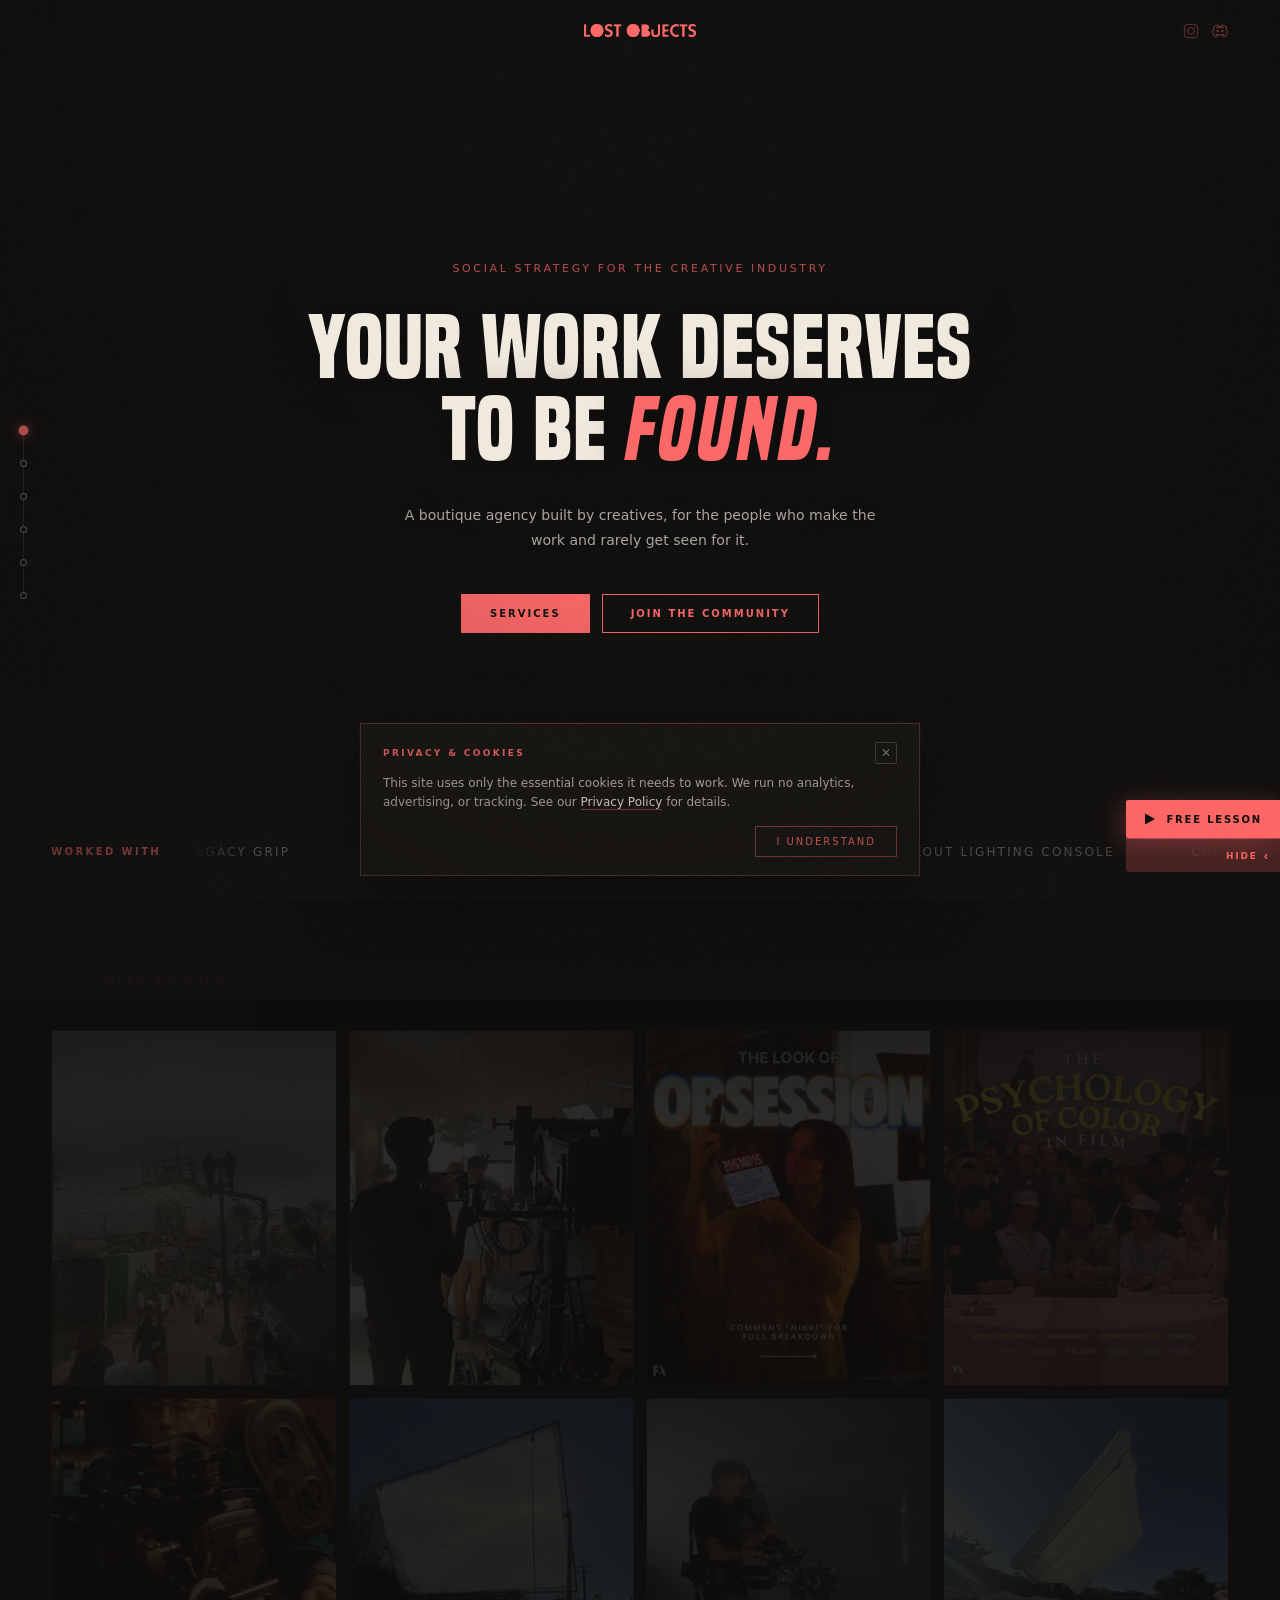
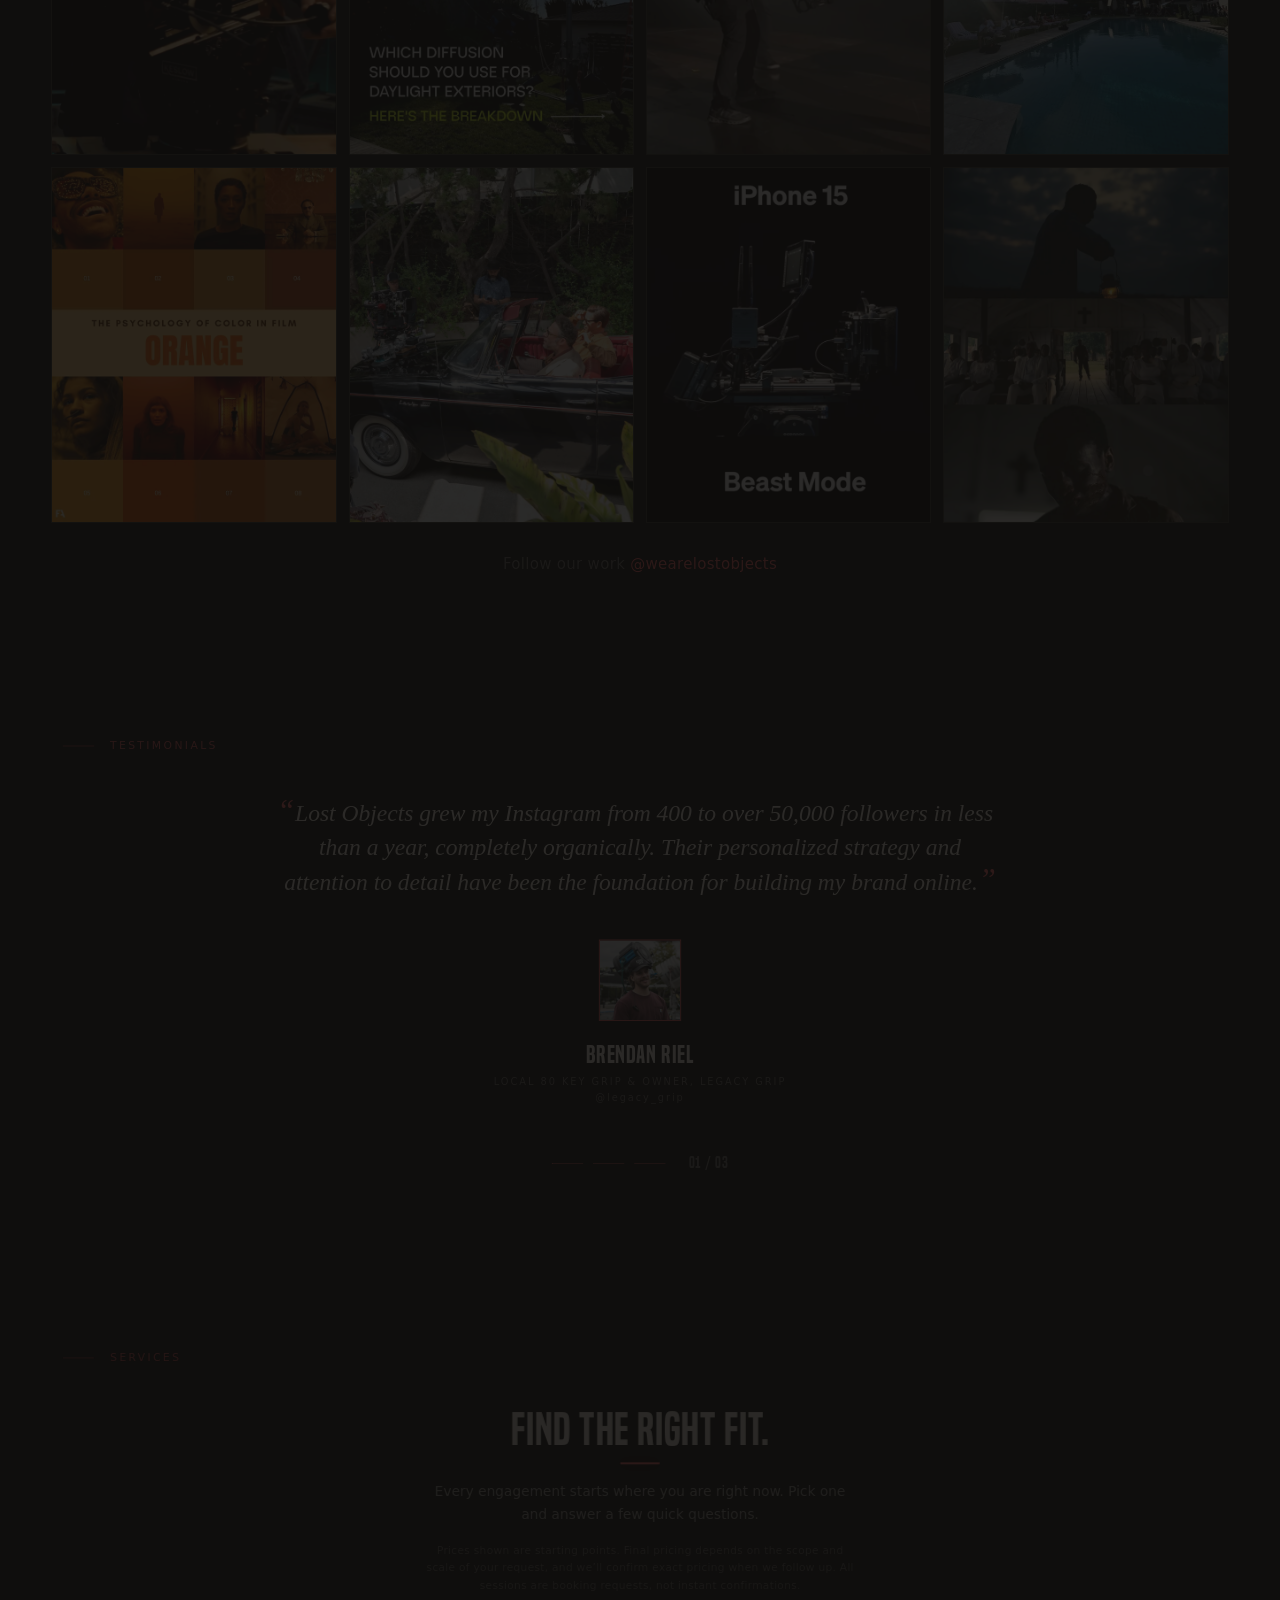
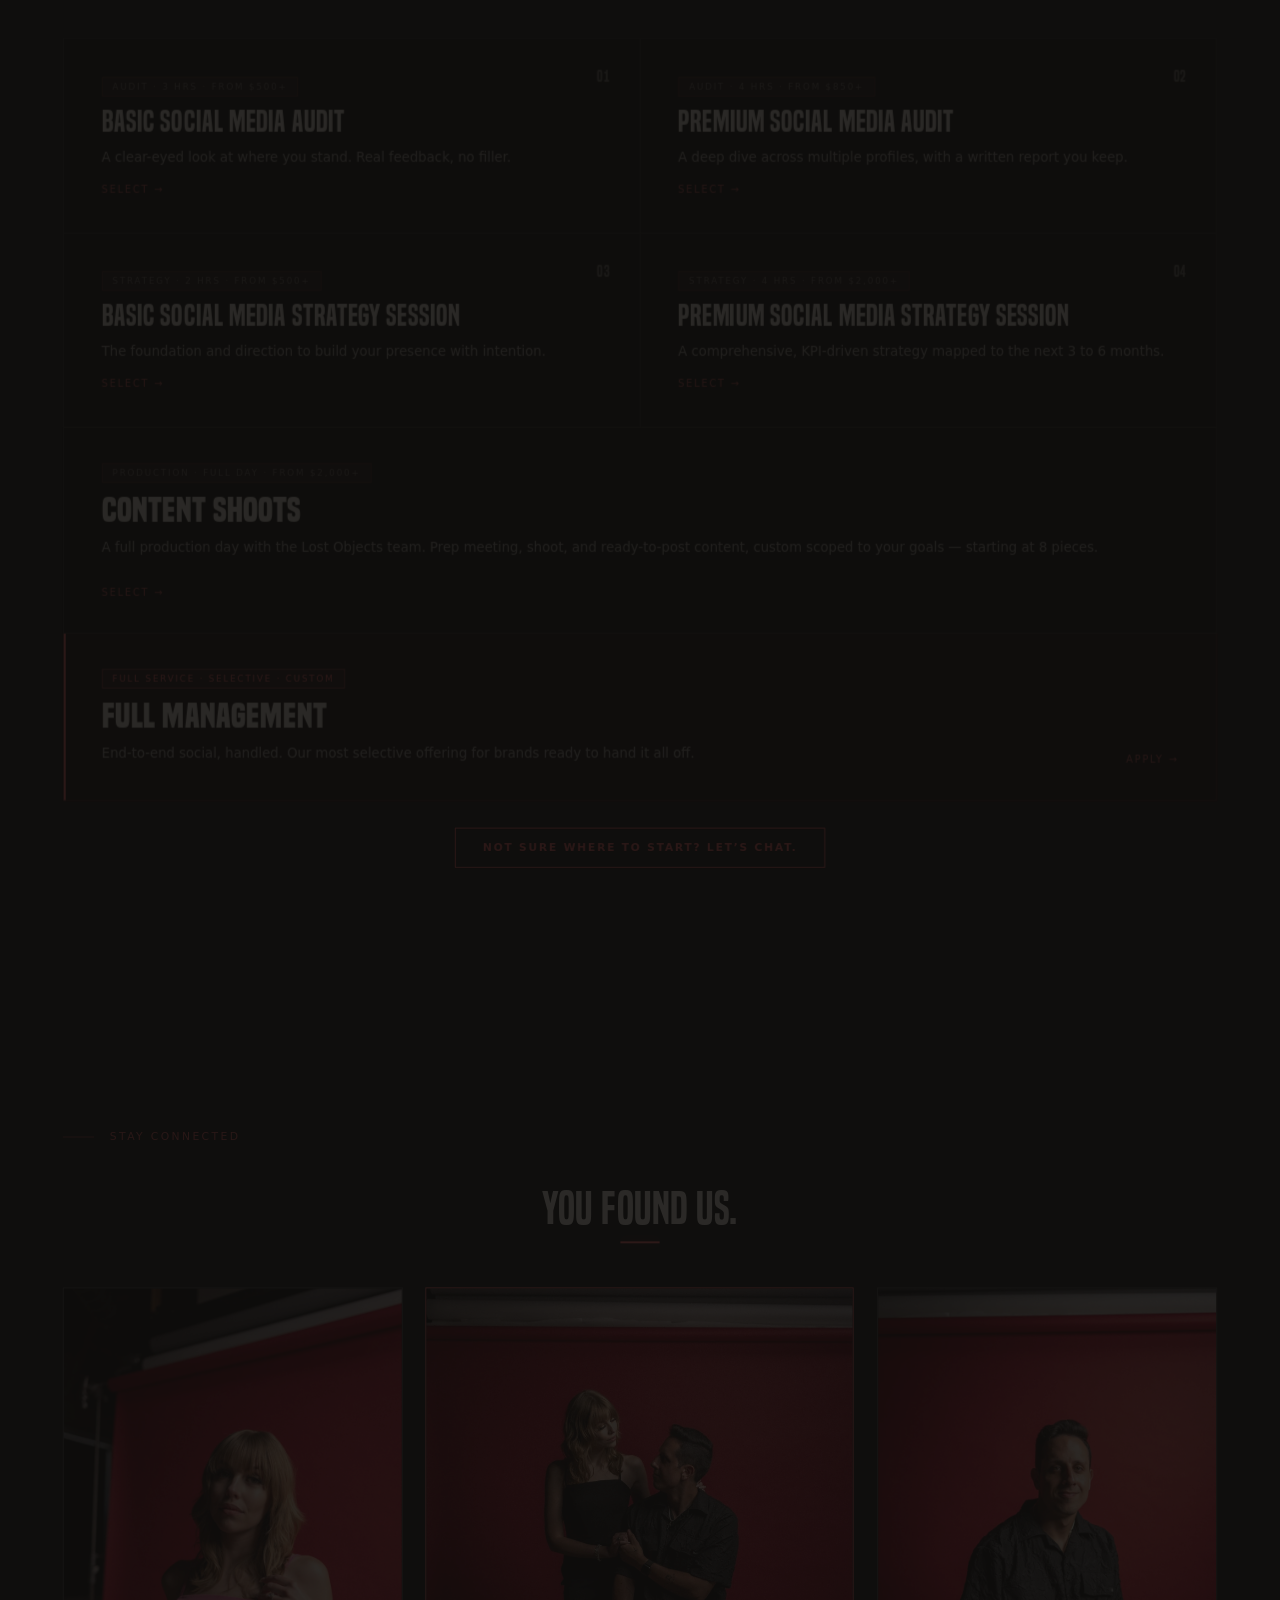
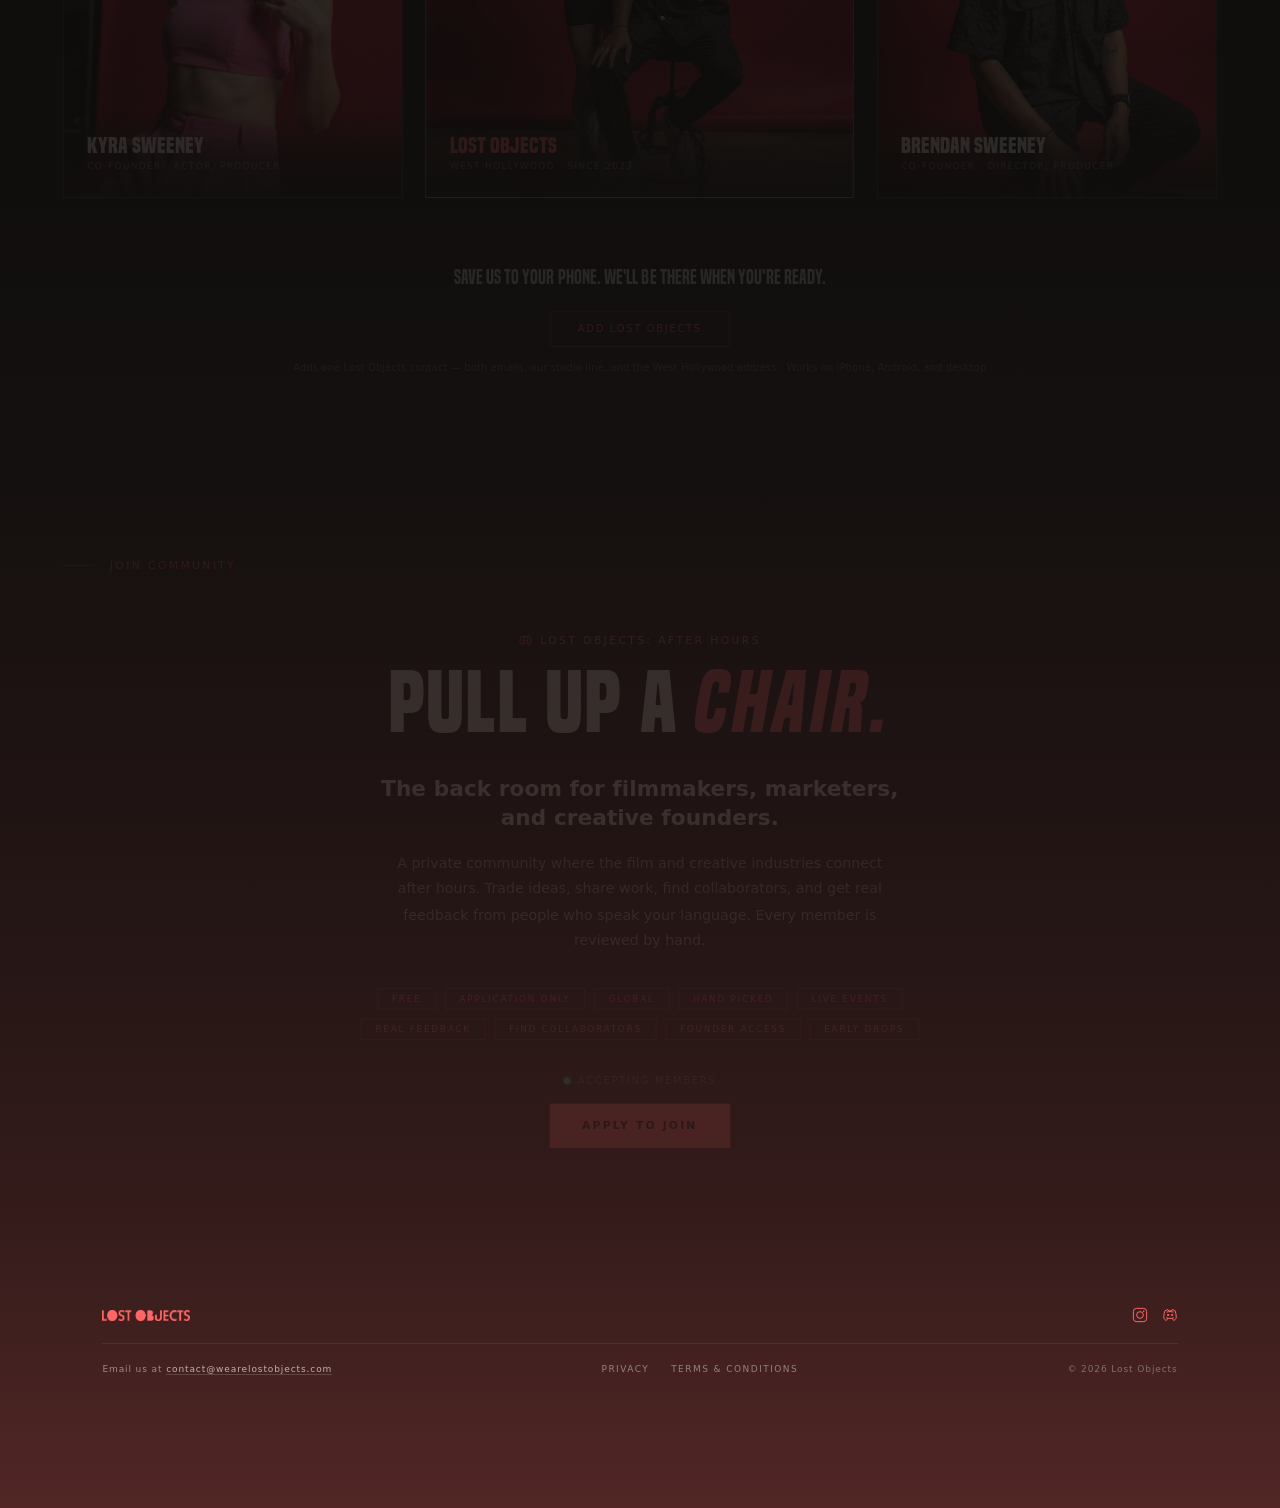
<file: index.html>
<!DOCTYPE html>
<html lang="en">
<head>
  <meta charset="UTF-8" />
  <meta name="viewport" content="width=device-width, initial-scale=1.0, viewport-fit=cover" />
  <meta name="theme-color" content="#0f0e0d" />
  <title>Lost Objects — Social Media Strategy for the Creative Industry</title>
  <meta name="description" content="Lost Objects. Social media strategy and full management for filmmakers, creators, and entertainment brands. Something new is coming." />
  <link rel="canonical" href="https://wearelostobjects.com/" />
  <link rel="icon" href="/favicon.ico" sizes="any" />
  <link rel="icon" type="image/png" sizes="32x32" href="/images/favicon-32.png" />
  <link rel="icon" type="image/png" sizes="16x16" href="/images/favicon-16.png" />
  <link rel="apple-touch-icon" href="/images/apple-touch-icon.png" />
  <script type="application/ld+json">
  {
    "@context": "https://schema.org",
    "@type": "LocalBusiness",
    "name": "Lost Objects",
    "url": "https://wearelostobjects.com/",
    "image": "https://wearelostobjects.com/images/og-image.jpg",
    "logo": "https://wearelostobjects.com/images/og-image.jpg",
    "description": "Boutique social media strategy and management agency for the film and creative industry, based in West Hollywood, Los Angeles.",
    "address": {
      "@type": "PostalAddress",
      "addressLocality": "West Hollywood",
      "addressRegion": "CA",
      "addressCountry": "US"
    },
    "areaServed": "US",
    "sameAs": [
      "https://www.instagram.com/wearelostobjects/",
      "https://discord.gg/ZqGhVfJu2a"
    ]
  }
  </script>
  <meta http-equiv="Content-Security-Policy" content="default-src 'self' 'unsafe-inline'; script-src 'self' 'unsafe-inline' https://player.vimeo.com; frame-src https://player.vimeo.com; img-src 'self' data: https:; font-src 'self' https://fonts.gstatic.com; style-src 'self' 'unsafe-inline' https://fonts.googleapis.com; connect-src 'self' https://formspree.io https://app.convertkit.com;" />
  <!-- Open Graph / Social Sharing -->
  <meta property="og:type" content="website" />
  <meta property="og:url" content="https://wearelostobjects.com/" />
  <meta property="og:title" content="Lost Objects, social media for the creative industry" />
  <meta property="og:description" content="Strategy, content, education, and a private community for creatives. Built by people who came up on set." />
  <meta property="og:image" content="https://wearelostobjects.com/images/og-image.jpg" />
  <meta property="og:image:width" content="1200" />
  <meta property="og:image:height" content="630" />
  <meta property="og:site_name" content="Lost Objects" />
  <meta property="og:locale" content="en_US" />
  <!-- Twitter Card -->
  <meta name="twitter:card" content="summary_large_image" />
  <meta name="twitter:url" content="https://wearelostobjects.com/" />
  <meta name="twitter:title" content="Lost Objects, social media for the creative industry" />
  <meta name="twitter:description" content="Strategy, content, education, and a private community for creatives. Built by people who came up on set." />
  <meta name="twitter:image" content="https://wearelostobjects.com/images/og-image.jpg" />
  <link rel="preconnect" href="https://fonts.googleapis.com" />
  <link rel="preconnect" href="https://fonts.gstatic.com" crossorigin />
  <link href="https://fonts.googleapis.com/css2?family=Fraunces:opsz,wght@9..144,400;9..144,500;9..144,600;9..144,700&family=Inter:wght@200;300;400;500;600&display=swap" rel="stylesheet" />
  <link rel="stylesheet" href="/fonts.css" />
  <style>
    *, *::before, *::after { margin: 0; padding: 0; box-sizing: border-box; }
    html { scroll-behavior: smooth; }
    img { display: block; max-width: 100%; }
    a { text-decoration: none; color: inherit; }

    :root {
      --pink:  #FF6666;
      --cream: #F0E8DC;
      --bg:    #0f0e0d;
      --bg2:   #161514;
      --bg3:   #1c1a19;
      --fg:    #f2ece1;
      --fg2:   rgba(232,226,217,0.72);
      --fg3:   rgba(232,226,217,0.44);
      --fg4:   rgba(232,226,217,0.14);
      --display: 'Built Titling', 'Arial Narrow', sans-serif;
      --accent-serif: 'Fraunces', Georgia, serif;
      --sans:  'Inter', system-ui, sans-serif;
      --max:   1380px;
      --pad:   clamp(20px, 4vw, 60px);
      --nav-h: 62px;
    }

    body {
      background: var(--bg);
      color: var(--fg);
      font-family: var(--sans);
      font-weight: 400;
      font-optical-sizing: auto;
      -webkit-font-smoothing: antialiased;
      overflow-x: hidden;
    }

    /* BANDING DITHER — static fine-noise overlay
       Breaks up 8-bit tonal steps in the large near-black gradients (hero
       background, dark section washes, footer coral) so they read smooth on
       wide-gamut / high-bit-depth / OLED panels, the way film grain hides
       banding. SEPARATE from and additive to the animated .grain film texture
       below: it does NOT animate (no flicker, no change to compositing) and
       does NOT alter the gradients themselves. Higher noise frequency + very
       low opacity than the grain keeps it invisible as texture while still
       dithering the tonal steps. Tune via the opacity below — raise a touch if
       banding still shows on very large panels, lower if the grain reads
       heavier. */
    body::after {
      content: "";
      position: fixed;
      inset: 0;
      pointer-events: none;
      z-index: 9999;
      opacity: 0.04;
      background-image: url("data:image/svg+xml,%3Csvg xmlns='http://www.w3.org/2000/svg' width='300' height='300'%3E%3Cfilter id='d'%3E%3CfeTurbulence type='fractalNoise' baseFrequency='0.9' numOctaves='2' stitchTiles='stitch'/%3E%3CfeColorMatrix type='saturate' values='0'/%3E%3C/filter%3E%3Crect width='300' height='300' filter='url(%23d)'/%3E%3C/svg%3E");
    }

    /* GRAIN — living film grain via POSITION drift only. Opacity is CONSTANT
       (0.048); nothing animates opacity or exposure, so there is no flicker or
       edge popping on 4K / OLED. The drift is the COMPOUND of two GPU translate3d
       animations with different, non-harmonic periods (7.3s on the layer, 11.9s
       on its child) and irregular, non-uniform waypoints. Because those periods
       only re-align every ~14 minutes, the combined motion never reads as a clean
       repeating loop — it wanders erratically and organically, the way real grain
       does. Max combined offset (~27px) stays far inside the 100px bleed, so the
       grain edges never enter the viewport at any size (incl. portrait). Both
       layers move only via translate3d (no repaint). Strength / coverage / mood
       unchanged (opacity 0.048, same 400x400 desaturated fractal-noise tile). */
    .grain {
      position: fixed; inset: -100px;
      width: calc(100% + 200px); height: calc(100% + 200px);
      opacity: 0.048; pointer-events: none; z-index: 9999;
      will-change: transform;
      animation: grainDriftA 7.3s linear infinite;
    }
    .grain > i {
      position: absolute; inset: 0;
      background-image: url("data:image/svg+xml,%3Csvg xmlns='http://www.w3.org/2000/svg' width='400' height='400'%3E%3Cfilter id='n'%3E%3CfeTurbulence type='fractalNoise' baseFrequency='0.78' numOctaves='4' stitchTiles='stitch'/%3E%3CfeColorMatrix type='saturate' values='0'/%3E%3C/filter%3E%3Crect width='400' height='400' filter='url(%23n)'/%3E%3C/svg%3E");
      will-change: transform;
      animation: grainDriftB 11.9s linear infinite;
    }
    /* Irregular, non-uniform waypoints (uneven % stops, varied offsets) so each
       drift already avoids a clean rhythm; composed together they read as random. */
    @keyframes grainDriftA {
      0%   { transform: translate3d(0, 0, 0); }
      13%  { transform: translate3d(-11px, 6px, 0); }
      27%  { transform: translate3d(7px, 13px, 0); }
      41%  { transform: translate3d(15px, -4px, 0); }
      58%  { transform: translate3d(-6px, -12px, 0); }
      69%  { transform: translate3d(-14px, 3px, 0); }
      82%  { transform: translate3d(4px, 10px, 0); }
      93%  { transform: translate3d(9px, -7px, 0); }
      100% { transform: translate3d(0, 0, 0); }
    }
    @keyframes grainDriftB {
      0%   { transform: translate3d(0, 0, 0); }
      11%  { transform: translate3d(8px, -9px, 0); }
      24%  { transform: translate3d(-5px, -3px, 0); }
      39%  { transform: translate3d(-12px, 8px, 0); }
      52%  { transform: translate3d(3px, 12px, 0); }
      63%  { transform: translate3d(11px, 5px, 0); }
      76%  { transform: translate3d(6px, -11px, 0); }
      88%  { transform: translate3d(-9px, -6px, 0); }
      100% { transform: translate3d(0, 0, 0); }
    }

    .vignette {
      position: fixed; inset: 0;
      background: radial-gradient(ellipse at 50% 0%, transparent 45%, rgba(10,9,8,0.6) 100%);
      pointer-events: none; z-index: 9998;
    }

    /* NAV */
    nav {
      position: fixed; top: 0; left: 0; right: 0;
      z-index: 200; height: var(--nav-h);
      background: transparent;
      border-bottom: 1px solid transparent;
      transition: background 0.4s, border-color 0.4s, backdrop-filter 0.4s;
    }
    /* Opaque header backing. env(safe-area-inset-top) resolves to 0 on real
       iPhones here, so we do NOT depend on it: on mobile/tablet the <=1024 media
       query below turns this into a fixed 100px overhang that covers the status
       bar / Dynamic Island band regardless of what iOS reports. Off-notch /
       desktop it's a zero-height no-op. */
    nav::before {
      content: '';
      position: absolute;
      top: 0; left: 0; right: 0;
      height: 0;
      background: var(--bg);
      pointer-events: none;
    }
    nav.scrolled {
      background: rgba(15,14,13,0.9);
      border-bottom-color: var(--fg4);
      backdrop-filter: blur(14px);
      -webkit-backdrop-filter: blur(14px);
    }
    /* Mobile + tablet (<=1024px): the header matches desktop behavior —
       transparent over the hero at the top, solid var(--bg) once scrolled past
       40px. iOS Safari cannot reliably composite backdrop-filter over the
       GPU-promoted .scene sections (transform: scale()/translateZ(0)), which let
       page content bleed through a semi-opaque bar while scrolling, so the
       scrolled state uses a SOLID background with no blur (same var(--bg) as
       nav::before, so the safe-area strip and the bar read as one seamless bar).
       The bleed-through fix is the GPU LAYER PROMOTION (z-index 10000 +
       translateZ(0) + will-change + isolation), which is applied to BOTH states
       and is independent of background: layer order, not fill, is what keeps the
       nav painted on top of the .scene sections. A transparent resting bar is
       therefore safe — at the top the nav sits over the hero, and by the time the
       animated .scene sections scroll under it the bar is already in its solid
       .scrolled state. */
    @media (max-width: 1024px) {
      /* Both states: keep the nav in its own top GPU compositing layer so the
         GPU-promoted .scene sections can't paint over it, and kill the blur
         (iOS can't composite backdrop-filter over those sections). Applies only
         <=1024px; desktop keeps its original z-index: 200 and no GPU promotion. */
      nav,
      nav.scrolled {
        z-index: 10000;
        transform: translateZ(0);
        will-change: transform;
        isolation: isolate;
        backdrop-filter: none;
        -webkit-backdrop-filter: none;
      }
      /* Resting state: transparent over the hero, matching desktop. */
      nav {
        background: transparent;
      }
      /* Scrolled state: solid opaque bar (higher specificity than nav above, so
         it wins once .scrolled is toggled on; source order beats the translucent
         base nav.scrolled rule). */
      nav.scrolled {
        background: var(--bg);
      }
      /* Fixed 100px overhang above the bar: extends the opaque header background
         upward past the top of the viewport so the status bar / Dynamic Island
         band is always covered — no reliance on env(safe-area-inset-top), which
         reports 0 on real iPhones. The overflow above the screen is off-screen
         and harmless. */
      nav::before {
        top: auto;
        bottom: 100%;
        height: 100px;
        background: var(--bg);
      }
    }
    .nav-inner {
      max-width: var(--max);
      margin: 0 auto;
      padding: 0 var(--pad);
      height: 100%;
      display: flex;
      align-items: center;
      justify-content: center;
      position: relative;
    }
    .nav-logo-link {
      display: flex;
      align-items: center;
      line-height: 0;
    }
    .nav-logo {
      display: block;
      height: 14px;
      width: auto;
      /* ~8:1 wordmark: 14px tall ≈ the old 13px cap-height footprint.
         Backstop so it never crowds the icons on tiny screens; object-fit
         keeps aspect ratio (no stretch) if the width cap ever engages. */
      max-width: min(150px, 46vw);
      object-fit: contain;
    }
    .nav-ig {
      position: absolute;
      right: calc(var(--pad) + 30px);
      display: flex;
      align-items: center;
      opacity: 0.45;
      transition: opacity 0.2s;
    }
    .nav-ig:hover {
      opacity: 1;
    }
    .nav-dc {
      position: absolute;
      right: var(--pad);
    }

    /* HERO */
    .hero {
      position: relative;
      width: 100%;
      height: 100svh;
      min-height: 600px;
      overflow: hidden;
      display: flex;
      align-items: center;
      justify-content: center;
    }
    .hero-video-wrap {
      position: absolute;
      inset: 0;
      z-index: 1;
      background: var(--bg);
    }
    .hero-video-wrap iframe {
      position: absolute;
      top: 50%; left: 50%;
      transform: translate(-50%, -50%);
      width: 177.78vh;
      height: 133.33vw;
      min-width: 100vw;
      min-height: 100vh;
      border: none;
      pointer-events: none;
    }
    .hero-overlay-base     { position: absolute; inset: 0; background: rgba(10,9,8,0.52); z-index: 2; }
    .hero-overlay-gradient {
      position: absolute; inset: 0; z-index: 3;
      /* Banding pass 2: same anchors (0.45@0, transparent 35–65, 0.72@100) so the
         top and bottom darkening look identical; intermediate stops on a gentle
         ease soften the slope kinks at 35% and 65% that read as distinct steps. */
      background: linear-gradient(to bottom, rgba(15,14,13,0.45) 0%, rgba(15,14,13,0.3) 11%, rgba(15,14,13,0.15) 23%, rgba(15,14,13,0.05) 30%, transparent 35%, transparent 65%, rgba(15,14,13,0.06) 70%, rgba(15,14,13,0.2) 79%, rgba(15,14,13,0.42) 89%, rgba(15,14,13,0.72) 100%);
    }
    .hero-overlay-vignette {
      position: absolute; inset: 0; z-index: 4;
      background: radial-gradient(ellipse at center, transparent 40%, rgba(10,9,8,0.55) 100%);
    }
    .hero-content {
      position: relative;
      z-index: 10;
      display: flex;
      flex-direction: column;
      align-items: center;
      text-align: center;
      /* Reserve the fixed nav (top) and the pinned client marquee zone (bottom)
         so flex centering balances the block in the space between them, rather
         than the old top-heavy padding that pushed it below center. */
      padding: var(--nav-h) var(--pad) clamp(50px, 3.6vh + 34px, 70px);
      max-width: min(1040px, 94vw);
    }
    .hero-eyebrow {
      display: flex;
      align-items: center;
      gap: 14px;
      margin-bottom: clamp(20px, 3.5vh, 36px);
      opacity: 0;
      animation: fadeUp 0.7s ease 0.15s forwards;
    }
    .eyebrow-line { width: 28px; height: 1px; background: var(--pink); opacity: 0.5; flex-shrink: 0; }
    .eyebrow-text { font-size: 11px; font-weight: 500; letter-spacing: 0.24em; text-transform: uppercase; color: var(--pink); opacity: 0.7; }
    .hero-hl {
      font-family: var(--display);
      font-size: clamp(40px, 6.6vw, 84px);
      font-weight: 700;
      line-height: 0.98;
      letter-spacing: 0.01em;
      white-space: nowrap;
      color: var(--fg);
      margin-bottom: clamp(20px, 3.5vh, 36px);
      opacity: 0;
      animation: fadeUp 0.8s ease 0.3s forwards;
      text-shadow: 0 2px 40px rgba(10,9,8,0.6);
    }
    .hero-hl em { font-style: italic; color: var(--pink); font-weight: 700; }
    .hero-desc {
      font-size: clamp(14px, 1.1vw, 15px);
      font-weight: 400;
      color: rgba(232,226,217,0.72);
      line-height: 1.8;
      max-width: 480px;
      margin-bottom: clamp(28px, 4.5vh, 48px);
      opacity: 0;
      animation: fadeUp 0.7s ease 0.5s forwards;
      text-shadow: 0 1px 12px rgba(10,9,8,0.8);
    }
    .hero-cta {
      opacity: 0;
      animation: fadeUp 0.7s ease 0.65s forwards;
      display: flex;
      flex-wrap: wrap;
      justify-content: center;
      gap: 12px;
    }
    .hero-cta .btn-p {
      display: inline-block;
      background: var(--pink);
      color: var(--bg);
      font-size: 10px; font-weight: 600;
      letter-spacing: 0.2em; text-transform: uppercase;
      padding: 13px 28px;
      border: 1px solid var(--pink);
      border-radius: 0;
      transition: box-shadow 0.25s ease, filter 0.25s ease;
      white-space: nowrap;
    }
    .hero-cta .btn-p:hover {
      filter: brightness(1.1) saturate(1.08);
      box-shadow: 0 0 24px rgba(255,102,102,0.55), 0 0 7px rgba(255,102,102,0.45);
    }
    /* Outline twin — transparent, coral keyline, fills coral on hover */
    .hero-cta .btn-o {
      display: inline-block;
      background: transparent;
      color: var(--pink);
      font-size: 10px; font-weight: 600;
      letter-spacing: 0.2em; text-transform: uppercase;
      padding: 13px 28px;
      border: 1px solid var(--pink);
      border-radius: 0;
      transition: background 0.2s ease, color 0.2s ease;
      white-space: nowrap;
    }
    .hero-cta .btn-o:hover { background: var(--pink); color: var(--bg); }
    .pill-label { display:inline-block; font-family: var(--sans); font-size:9px; font-weight:500; letter-spacing:0.2em; text-transform:uppercase; color: var(--pink); border:1px solid rgba(255,102,102,0.4); border-radius:0; padding:5px 14px; }
    .hero-fade-out {
      position: absolute;
      bottom: 0; left: 0; right: 0;
      height: 25%;
      z-index: 5;
      background: linear-gradient(to bottom, transparent 0%, var(--bg) 100%);
      pointer-events: none;
    }

    @keyframes fadeUp {
      from { opacity: 0; transform: translateY(18px); }
      to   { opacity: 1; transform: translateY(0); }
    }
    @keyframes fadeIn {
      from { opacity: 0; }
      to   { opacity: 1; }
    }

    /* SCROLL-DRIVEN FOCUS — sections fade in/out as scenes */
    .scene {
      opacity: 0.12;
      transform: scale(0.98);
      transition: opacity 0.6s ease, transform 0.7s ease;
      /* Flicker pass (large 4K/OLED panels): `will-change: opacity, transform`
         used to sit here permanently on EVERY .scene, forcing all the large
         full-bleed sections to stay promoted as their own semi-transparent GPU
         layers and be re-composited every frame. On a big high-DPI surface that
         constant recompositing of huge alpha layers shimmered during scroll and
         fade (imperceptible on a small laptop screen). Removed the permanent
         hint so a scene is promoted only for the duration of its own fade —
         opacity/transform transitions are composited automatically, so the
         fade-in/out look is unchanged. Hero + Selected Work stay stably promoted
         via the translateZ(0) below (their seam fix), now as STATIC layers the
         browser no longer expects to change each frame, which is what stops the
         repaint loop. Do not re-add a blanket will-change here; if a specific
         element ever needs it, scope it and toggle it only while animating. */
    }
    .scene.in-focus {
      opacity: 1;
      transform: scale(1);
    }
    /* Hero + Selected Work are full-bleed sections stacked directly against
       each other. Animating scale() on them left an anti-aliased sub-pixel
       seam that flickered at their shared border during scroll. Keep the
       opacity fade, but drop the scale on just these two — promoting them to
       a non-scaling GPU layer (translateZ(0)) keeps their edges pixel-aligned
       so no seam can appear. Other sections keep the subtle scale. */
    .hero.scene,
    .collage-section.scene,
    .hero.scene.in-focus,
    .collage-section.scene.in-focus {
      transform: translateZ(0);
      backface-visibility: hidden;
      -webkit-backface-visibility: hidden;
    }

    /* SCROLL RAIL — minimal left-edge tick indicator, syncs to active scene */
    .scroll-rail {
      position: fixed;
      left: clamp(14px, 1.6vw, 30px);
      top: 50%;
      transform: translateY(-50%);
      z-index: 150;
      display: flex;
      flex-direction: column;
      align-items: flex-start;
      gap: 22px;
      padding: 6px 0;
      /* Shrink the box to the dots; a shrink-to-fit fixed flex box was spanning
         the full viewport width and its empty area intercepted clicks on
         centered content (e.g. the success Discord button). */
      width: max-content;
      opacity: 0;
      transition: opacity 0.6s ease;
      pointer-events: none;
    }
    /* Only the dots are interactive — the container stays click-through so its
       (transparent) area can never swallow pointer events on page content. */
    .scroll-rail.ready { opacity: 1; }
    .scroll-rail.ready .rail-dot { pointer-events: auto; }
    /* Continuous faint spine + coral progress fill (positioned by JS to
       run through the true centers of the first and last dots). */
    .rail-track, .rail-fill {
      position: absolute;
      left: 3px;
      width: 1px;
      border-radius: 1px;
    }
    .rail-track { background: rgba(242,236,225,0.13); }
    .rail-fill {
      top: 0; height: 0;
      background: var(--pink);
      box-shadow: 0 0 6px rgba(255,102,102,0.55);
      transition: height 0.25s ease;
    }
    /* Faint glow at the leading tip of the fill */
    .rail-fill::after {
      content: "";
      position: absolute;
      left: 50%; bottom: 0;
      width: 5px; height: 5px;
      transform: translate(-50%, 50%);
      border-radius: 50%;
      background: rgba(255,102,102,0.4);
      box-shadow: 0 0 7px 1px rgba(255,102,102,0.5);
    }
    .rail-dot {
      position: relative;
      display: flex;
      align-items: center;
      gap: 12px;
      background: none;
      border: none;
      padding: 0;
      cursor: pointer;
      -webkit-tap-highlight-color: transparent;
    }
    .rail-tick {
      position: relative;
      z-index: 1;
      width: 7px; height: 7px;
      border-radius: 50%;
      background: var(--bg);
      border: 1px solid rgba(242,236,225,0.42);
      transition: background 0.3s ease, border-color 0.3s ease,
                  transform 0.3s ease, box-shadow 0.3s ease;
      flex-shrink: 0;
    }
    .rail-label {
      font-family: var(--sans);
      font-size: 10px;
      font-weight: 600;
      letter-spacing: 0.2em;
      text-transform: uppercase;
      white-space: nowrap;
      color: var(--fg2);
      opacity: 0;
      transform: translateX(-6px);
      transition: opacity 0.3s ease, transform 0.3s ease, color 0.3s ease;
      pointer-events: none;
    }
    /* Hover/focus reveals the label only */
    .rail-dot:hover .rail-tick,
    .rail-dot:focus-visible .rail-tick { border-color: var(--pink); }
    .rail-dot:hover .rail-label,
    .rail-dot:focus-visible .rail-label {
      opacity: 1;
      transform: translateX(0);
    }
    /* Active section — coral, larger dot (label still only on hover) */
    .rail-dot.active .rail-tick {
      background: var(--pink);
      border-color: var(--pink);
      transform: scale(1.4);
      box-shadow: 0 0 10px rgba(255,102,102,0.55);
    }
    .rail-dot.active .rail-label { color: var(--pink); }

    /* MOBILE — slim coral scroll-progress line at the very left edge */
    .scroll-progress {
      position: fixed;
      left: 0; top: 0;
      width: 2px;
      height: 100vh;
      z-index: 150;
      background: rgba(242,236,225,0.12);
      pointer-events: none;
    }
    .scroll-progress-fill {
      position: absolute;
      left: 0; top: 0;
      width: 100%;
      height: 0;
      background: var(--pink);
      box-shadow: 0 0 6px rgba(255,102,102,0.55);
    }
    @media (max-width: 768px) {
      .scroll-rail { display: none; }
    }

    /* SECTION EYEBROW — shared pattern */
    .section-eyebrow {
      display: flex;
      align-items: center;
      gap: 16px;
      margin-bottom: clamp(32px, 5vh, 48px);
    }
    .section-eyebrow-line {
      width: 32px;
      height: 1px;
      background: var(--pink);
      opacity: 0.5;
      flex-shrink: 0;
    }
    .section-eyebrow-text {
      font-size: 11px;
      font-weight: 500;
      letter-spacing: 0.22em;
      text-transform: uppercase;
      color: var(--pink);
      opacity: 0.85;
    }

    /* CLIENT MARQUEE — "worked with" credit line pinned to the hero's lower
       edge. It lives INSIDE .hero (absolutely positioned), so it inherits the
       hero's opacity fade via the .scene/.in-focus system: bright on load,
       fading out together with the hero as you scroll into Selected Work — no
       extra JS. It is NOT itself a .scene and has no data-scene-label, so it
       adds NO scroll-rail tick. Fade is opacity-only (the hero uses
       translateZ(0), never scale), so no hero→Selected Work seam flicker.
       The "WORKED WITH" label is pinned/crisp at the left; only the names
       scroll (right-to-left, seamless two-copy loop), pausing on hover/focus.
       No scrollbar in any state; edge-fade mask on the scrolling window only. */
    .client-marquee {
      position: absolute;
      left: 0; right: 0;
      bottom: clamp(16px, 3.6vh, 36px);
      z-index: 8;                 /* above hero-fade-out (5), below hero-content (10) */
      display: flex;
      align-items: center;
      gap: clamp(14px, 2vw, 26px);
      padding: 9px var(--pad);
      /* No scrim: names sit directly over the hero's dark lower area (the
         hero's own hero-fade-out handles that region). Left/right edge-fade
         lives on .cm-viewport, not here. */
    }
    /* Pinned, crisp eyebrow — stays put while names scroll past to its right */
    .cm-label {
      flex: none;
      font-family: var(--sans);
      font-size: 10px;
      font-weight: 600;
      letter-spacing: 0.24em;
      text-transform: uppercase;
      color: var(--pink);
      opacity: 0.8;
      white-space: nowrap;
    }
    /* The scrolling window: overflow-clipped (never a scrollbar) and edge-faded.
       Its left edge starts AFTER the label, so the left fade begins past the
       label and the label itself is never masked. */
    .cm-viewport {
      position: relative;
      flex: 1 1 auto;
      min-width: 0;               /* let it shrink so overflow actually clips */
      overflow: hidden;
      scrollbar-width: none;
      -webkit-mask-image: linear-gradient(to right, transparent 0, #000 6%, #000 92%, transparent 100%);
              mask-image: linear-gradient(to right, transparent 0, #000 6%, #000 92%, transparent 100%);
    }
    .cm-viewport::-webkit-scrollbar { display: none; }
    .client-marquee-track {
      display: flex;
      width: max-content;
      animation: cm-scroll 60s linear infinite;
      will-change: transform;
    }
    /* Pause so a hovering (or keyboard-focused) user can read and click a name */
    .client-marquee:hover .client-marquee-track,
    .client-marquee:focus-within .client-marquee-track {
      animation-play-state: paused;
    }
    .cm-copy {
      display: flex;
      align-items: center;
      flex: none;
    }
    .cm-item {
      font-family: var(--sans);
      font-size: 12px;
      font-weight: 500;
      letter-spacing: 0.18em;
      text-transform: uppercase;
      white-space: nowrap;
      color: var(--fg3);
      text-decoration: none;
      cursor: pointer;
      transition: color 0.25s ease;
      /* Spacing lives on the item (not a separator), so both duplicated
         copies stay exactly equal width and translateX(-50%) wraps seamlessly.
         Every item carries a trailing gap, including each copy's last item. */
      margin-right: clamp(54px, 6vw, 96px);
    }
    .cm-item:hover,
    .cm-item:focus-visible {
      color: var(--fg);
      outline: none;
    }
    @keyframes cm-scroll {
      from { transform: translateX(0); }
      to   { transform: translateX(-50%); }
    }
    @media (prefers-reduced-motion: reduce) {
      /* No auto-scroll and NO scrollbar: show the names statically; overflow
         stays hidden, so any overflow is simply clipped. */
      .client-marquee-track { animation: none; }
      .cm-viewport .cm-copy[aria-hidden="true"] { display: none; }
    }
    @media (max-width: 768px) {
      .client-marquee { gap: clamp(10px, 3vw, 18px); padding: 8px var(--pad); }
      .cm-label { font-size: 9px; letter-spacing: 0.2em; }
      .cm-item { font-size: 11px; letter-spacing: 0.16em; margin-right: clamp(34px, 9vw, 56px); }
    }

    /* COLLAGE GRID */
    .collage-section {
      padding: clamp(52px, 8vh, 80px) var(--pad) clamp(64px, 10vh, 100px);
      max-width: var(--max);
      margin: 0 auto;
      position: relative;
    }
    .collage-section::before {
      content: '';
      position: absolute;
      top: 0; left: 0; right: 0;
      height: 15%;
      background: linear-gradient(to bottom, var(--bg) 0%, transparent 100%);
      pointer-events: none;
      z-index: 1;
    }
    .collage-grid {
      display: grid;
      grid-template-columns: repeat(4, 1fr);
      gap: 12px;
      overflow: visible;
      padding: 16px;
      margin: -16px;
    }
    /* When any card is hovered, dim siblings */
    .collage-grid:hover .collage-card {
      transform: scale(0.94);
      opacity: 0.65;
    }
    .collage-grid:hover .collage-card:hover {
      transform: scale(1.06);
      opacity: 1;
      z-index: 10;
    }
    .collage-card {
      position: relative;
      overflow: hidden;
      background: var(--bg2);
      border: 1px solid var(--fg4);
      cursor: pointer;
      transition: transform 0.35s ease, opacity 0.35s ease;
      transform-origin: center center;
    }
    .collage-card::before {
      content: '';
      display: block;
    }
    /* 4x5 aspect ratio cards */
    .collage-card.ratio-4x5::before {
      padding-top: 125%;
    }
    /* 1x1 aspect ratio cards */
    .collage-card.ratio-1x1::before {
      padding-top: 100%;
    }
    .collage-card-inner {
      position: absolute;
      inset: 0;
      display: flex;
      align-items: center;
      justify-content: center;
      background: linear-gradient(135deg, var(--bg2) 0%, var(--bg3) 100%);
    }
    .collage-card-inner img {
      position: absolute;
      inset: 0;
      width: 100%;
      height: 100%;
      object-fit: cover;
    }

    /* Hover overlay — cinematic vignette + pink glow + IG icon + label */
    .collage-card-overlay {
      position: absolute;
      inset: 0;
      z-index: 2;
      opacity: 0;
      transition: opacity 0.35s ease;
      pointer-events: none;
      /* Dark vignette from edges over a flat dark wash so white stats pop */
      background:
        radial-gradient(ellipse at center, transparent 30%, rgba(10,9,8,0.7) 100%),
        linear-gradient(to top, rgba(10,9,8,0.8) 0%, transparent 40%),
        rgba(0,0,0,0.65);
    }
    .collage-card:hover .collage-card-overlay {
      opacity: 1;
    }

    /* Pink bottom glow */
    .collage-card-overlay::before {
      content: '';
      position: absolute;
      bottom: 0; left: 10%; right: 10%;
      height: 2px;
      background: var(--pink);
      box-shadow: 0 0 20px rgba(255,102,102,0.5), 0 0 40px rgba(255,102,102,0.25);
      opacity: 0.7;
      animation: pinkPulse 2s ease-in-out infinite;
    }
    @keyframes pinkPulse {
      0%, 100% { opacity: 0.5; }
      50% { opacity: 1; }
    }

    /* Instagram icon — top right */
    .collage-card-ig {
      position: absolute;
      top: 12px; right: 12px;
      z-index: 3;
      opacity: 0;
      transform: translateY(4px);
      transition: opacity 0.35s ease, transform 0.35s ease;
    }
    .collage-card:hover .collage-card-ig {
      opacity: 0.85;
      transform: translateY(0);
    }

    /* "View on Instagram" label — bottom */
    .collage-card-label {
      position: absolute;
      bottom: 14px; left: 0; right: 0;
      z-index: 3;
      text-align: center;
      font-size: 9px;
      font-weight: 500;
      letter-spacing: 0.2em;
      text-transform: uppercase;
      color: rgba(255,255,255,0.75);
      opacity: 0;
      transform: translateY(6px);
      transition: opacity 0.35s ease, transform 0.35s ease, color 0.2s ease;
    }
    .collage-card:hover .collage-card-label {
      opacity: 1;
      transform: translateY(0);
    }
    .collage-card-label:hover {
      color: var(--pink);
    }

    /* Engagement stats — clean text on the dark overlay, no backdrop box.
       Dead-centered in the card, fades in with the overlay. */
    .collage-card-stats {
      position: absolute;
      top: 50%;
      left: 50%;
      transform: translate(-50%, -50%);
      z-index: 3;
      display: flex;
      align-items: center;
      justify-content: center;
      gap: 13px;
      max-width: calc(100% - 16px);
      opacity: 0;
      transition: opacity 0.35s ease;
      pointer-events: none;
    }
    .collage-card:hover .collage-card-stats {
      opacity: 1;
    }
    .cstat {
      display: flex;
      flex-direction: column;
      align-items: center;
    }
    /* Minimal pink outline icon centered above each number */
    .cstat-ic {
      width: 15px;
      height: 15px;
      margin-bottom: 7px;
    }
    .cstat-num {
      font-family: var(--sans);
      font-weight: 400;
      font-size: 19px;
      line-height: 1;
      color: rgba(255,255,255,1.0);
      text-shadow: 0 2px 12px rgba(0,0,0,0.6);
    }
    .cstat-label {
      margin-top: 6px;
      font-family: var(--sans);
      font-size: 8px;
      font-weight: 500;
      text-transform: uppercase;
      letter-spacing: 0.14em;
      color: rgba(255,255,255,0.65);
    }
    /* Short pink dash between the stats and the View on Instagram link */
    .collage-card-rule {
      position: absolute;
      left: 50%; bottom: 40px;
      z-index: 3;
      width: 32px; height: 1px;
      background: rgba(255,102,102,0.5);
      opacity: 0;
      transform: translateX(-50%) scaleX(0.5);
      transition: opacity 0.35s ease, transform 0.35s ease;
      pointer-events: none;
    }
    .collage-card:hover .collage-card-rule {
      opacity: 1;
      transform: translateX(-50%) scaleX(1);
    }
    .collage-caption {
      text-align: center;
      margin-top: 32px;
      font-size: clamp(13px, 1.4vw, 15px);
      font-weight: 300;
      color: var(--fg3);
      letter-spacing: 0.02em;
    }
    .collage-caption a {
      color: var(--pink);
      transition: color 0.2s;
    }
    .collage-caption a:hover {
      color: var(--cream);
    }
    /* Mobile — tighter, smaller engagement stats so they stay inside the card */
    @media (max-width: 768px) {
      .collage-card-stats {
        gap: 12px;
        max-width: calc(100% - 12px);
        flex-wrap: nowrap;
      }
      .cstat-num { font-size: 16px; }
    }

    /* CONTACT — STICKY SCROLL EXPANSION */
    /* Tall wrapper the sticky section travels through. The form pins to the
       viewport while scroll progress (computed in JS) drives the scale/fade. */
    .contact-scroll-container {
      position: relative;
      height: 300vh;
      overflow-x: clip;   /* clip the oversized stage's horizontal bleed without breaking sticky */
    }
    /* Dark backdrop — opacity driven by scroll progress in JS (0 → 0.92 → 0) */
    #contactOverlay {
      position: fixed;
      inset: 0;
      z-index: 50;
      background: #0a0908;
      opacity: 0;
      pointer-events: none;
    }
    .contact-section {
      position: sticky;
      top: 0;
      z-index: 60;                 /* form floats above the dark overlay */
      height: 100vh;
      overflow: hidden;            /* clip the oversized stage — no page scrollbars */
      border: none;
      outline: none;
      box-shadow: none;
    }
    /* The scaling block — JS drives scale / opacity / colour on THIS, not the
       section, so the eyebrow (a sibling) stays static. Background is
       transparent by default; JS fades a pink fill (alpha 0→1) so the dark
       page shows through at entry/exit and the edges soften as it fills in. */
    .contact-stage {
      position: absolute;
      top: -10%;
      left: -10%;
      width: 120%;
      height: 120%;                /* 20% larger so it always bleeds past the edges */
      z-index: 1;
      display: flex;
      flex-direction: column;
      align-items: center;
      justify-content: center;
      overflow: hidden;
      padding: 0 var(--pad);
      background: transparent;
      border: none !important;
      outline: none !important;
      box-shadow: none !important;
      transform-origin: center center;
      will-change: transform, opacity;
    }
    /* Eyebrow — absolute inside the sticky section so it lives in the same scene
       as the stage and animates with scroll progress (opacity + translateY driven
       by render(), not CSS). Top clears the fixed nav (62px, z-index 200, opaque
       once scrolled): the section pins at viewport top, so a smaller top would sit
       the eyebrow *behind* the nav bar and hide it. */
    .contact-section .section-eyebrow {
      position: absolute;
      top: calc(var(--nav-h) + env(safe-area-inset-top, 0px) + 16px);
      left: var(--pad);
      z-index: 70;
      margin-bottom: 0;
      pointer-events: none;
      opacity: 0;
      transform: translateY(-20px);
    }
    .contact-section .section-eyebrow.visible {
      opacity: 1;
      transform: translateY(0);
    }
    .convo-wrap {
      position: relative;
      z-index: 1;
      width: 100%;
      max-width: 600px;
      margin: 0 auto;
      text-align: center;
    }
    /* Mobile — sticky scroll expansion fully disabled. The section behaves as a
       normal scrolling block: dark background, light text, no pink transform,
       no scaling (the JS render() also early-returns on mobile). */
    @media (max-width: 768px) {
      .contact-scroll-container { height: auto; overflow: hidden; }
      .contact-section {
        position: relative;   /* positioning context for the absolute eyebrow below */
        height: auto;
        padding: clamp(80px, 12vh, 110px) var(--pad) clamp(56px, 9vh, 80px);
      }
      .contact-stage {
        position: static;
        top: 0; left: 0;
        width: 100%;
        height: 100%;
        transform: none !important;
        background: transparent !important;
        padding: 0;
      }
      /* Eyebrow — absolute, top-left of the section, always visible, no scroll
         animation (render() forces opacity:1 / no transform on mobile). */
      .contact-section .section-eyebrow {
        position: absolute;
        top: 32px;
        left: var(--pad);
        opacity: 1;
        transform: none;
      }
    }

    /* Receipt lines — completed answers, flow naturally above the active step */
    .convo-receipt {
      display: flex;
      flex-direction: column;
      gap: 0;
    }
    .receipt-line {
      display: flex;
      align-items: baseline;
      gap: 16px;
      padding: 6px 0;
      border-bottom: 1px solid var(--fg4);
      opacity: 0;
      transform: translateY(8px);
      transition: opacity 0.4s ease, transform 0.4s ease;
    }
    .receipt-line.visible {
      opacity: 1;
      transform: translateY(0);
    }
    .receipt-label {
      font-size: 9px;
      font-weight: 500;
      letter-spacing: 0.22em;
      text-transform: uppercase;
      color: var(--fg3);
      flex-shrink: 0;
      min-width: 80px;
    }
    .receipt-value {
      font-size: 11px;
      font-weight: 300;
      color: var(--fg);
      white-space: nowrap;
      overflow: hidden;
      text-overflow: ellipsis;
    }

    /* Active step — slow, deliberate fade-in + slide-up */
    .convo-step {
      display: none;
      opacity: 0;
      transform: translateY(20px);
      transition: opacity 0.6s ease, transform 0.6s ease;
      margin-top: 40px;
    }
    .convo-step.active {
      display: block;
    }
    .convo-step.visible {
      opacity: 1;
      transform: translateY(0);
    }
    .convo-prompt {
      font-family: var(--display);
      font-size: clamp(22px, 3vw, 32px);
      font-weight: 600;
      letter-spacing: 0.01em;
      color: var(--fg);
      line-height: 0.98;
      margin-bottom: 28px;
    }

    /* Text inputs */
    .convo-input {
      width: 100%;
      background: transparent;
      border: none;
      border-bottom: 1px solid var(--fg4);
      color: var(--fg);
      font-family: var(--sans);
      font-size: 16px;
      font-weight: 300;
      padding: 16px 0;
      outline: none;
      transition: border-color 0.3s;
      text-align: center;
    }
    .convo-input:focus {
      border-bottom: 2px solid rgba(255,102,102,0.6);
    }
    .convo-input::placeholder {
      color: var(--fg3);
      opacity: 0.5;
    }

    /* Textarea */
    .convo-textarea {
      width: 100%;
      background: transparent;
      border: none;
      border-bottom: 1px solid var(--fg4);
      color: var(--fg);
      font-family: var(--sans);
      font-size: 16px;
      font-weight: 300;
      padding: 16px 0;
      outline: none;
      resize: none;
      overflow: hidden;
      min-height: 56px;
      transition: border-color 0.3s;
      text-align: center;
    }
    .convo-textarea:focus {
      border-bottom: 2px solid rgba(255,102,102,0.6);
    }
    .convo-textarea::placeholder {
      color: var(--fg3);
      opacity: 0.5;
    }

    /* Pill selectors */
    .pill-group {
      display: flex;
      flex-wrap: wrap;
      gap: 12px;
    }
    .pill {
      font-family: var(--sans);
      font-size: 13px;
      font-weight: 400;
      letter-spacing: 0.04em;
      color: var(--fg3);
      background: transparent;
      border: 1px solid var(--fg4);
      padding: 13px 24px;
      min-height: 44px;
      cursor: pointer;
      transition: background 0.25s, border-color 0.25s, color 0.25s;
      user-select: none;
    }
    /* Service picker — uniform grid */
    #svcPickerGroup {
      display: grid;
      grid-template-columns: repeat(3, 1fr);
      gap: 10px;
    }
    #svcPickerGroup .pill {
      width: 100%;
      min-height: 52px;
      display: flex;
      align-items: center;
      justify-content: center;
      text-align: center;
      font-size: 13px;
      padding: 12px 12px;
    }

    .pill:hover {
      border-color: rgba(255,102,102,0.4);
      color: var(--fg2);
    }
    .pill.selected {
      background: rgba(255,102,102,0.12);
      border-color: var(--pink);
      color: var(--pink);
    }

    /* ── CONTACT — PINK PHASE (toggled by render() when td > 0.5) ──
       On the pink fill, every element that normally renders in pink or light
       would vanish, so swap to dark ink. Pseudo-elements (::placeholder) and
       pseudo-classes (:hover) can't be set inline, hence these class rules. */
    .contact-section.contact-on-pink .convo-input::placeholder,
    .contact-section.contact-on-pink .convo-textarea::placeholder {
      color: rgba(15,14,13,0.5);
    }
    .contact-section.contact-on-pink .receipt-label { color: rgba(15,14,13,0.6) !important; }
    .contact-section.contact-on-pink .receipt-value { color: rgba(15,14,13,0.9) !important; }
    .contact-section.contact-on-pink .receipt-line { border-bottom-color: rgba(15,14,13,0.25) !important; }
    .contact-section.contact-on-pink #svcConfirm > div:first-child,
    .contact-section.contact-on-pink #svcChangeBtn { color: rgba(15,14,13,0.6) !important; }
    .contact-section.contact-on-pink #svcConfirmName { color: rgba(15,14,13,0.85) !important; }
    /* Pill buttons on pink */
    .contact-section.contact-on-pink .pill {
      background: transparent !important;
      border: 1.5px solid rgba(15,14,13,0.4) !important;
      color: rgba(15,14,13,0.8) !important;
    }
    .contact-section.contact-on-pink .pill:hover {
      background: rgba(15,14,13,0.12) !important;
      border-color: rgba(15,14,13,0.7) !important;
    }
    .contact-section.contact-on-pink .pill.selected {
      background: rgba(15,14,13,0.2) !important;
      border-color: rgba(15,14,13,0.9) !important;
      color: rgba(15,14,13,1) !important;
    }

    /* Continue / advance button — prominent full-width pink action */
    .convo-next {
      display: block;
      width: 100%;
      height: 44px;
      margin: 28px auto 0;
      font-family: var(--sans);
      font-size: 11px;
      font-weight: 600;
      letter-spacing: 0.22em;
      text-transform: uppercase;
      color: var(--bg);
      background: var(--pink);
      border: none;
      cursor: pointer;
      padding: 0 28px;
      transition: opacity 0.25s ease;
    }
    .convo-next:hover { opacity: 0.85; color: var(--bg); }

    /* Continue / Send appearance — fade in (0.3s) + one subtle pulse (1s) */
    .convo-step .convo-next,
    .convo-step .convo-submit { opacity: 0; }
    .convo-step.visible .convo-next,
    .convo-step.visible .convo-submit {
      opacity: 1;
      transition: opacity 0.3s ease 0.15s;
      animation: continuePulse 1s ease 0.2s 1;
    }
    @keyframes continuePulse {
      0%, 100% { transform: scale(1); }
      50% { transform: scale(1.02); }
    }

    /* Submit button */
    .convo-submit {
      width: 100%;
      height: 52px;
      font-family: var(--sans);
      font-size: 11px;
      font-weight: 600;
      letter-spacing: 0.22em;
      text-transform: uppercase;
      color: var(--bg);
      background: var(--pink);
      border: none;
      padding: 0 28px;
      cursor: pointer;
      transition: opacity 0.25s;
    }
    .convo-submit:hover { opacity: 0.82; }
    .convo-submit:disabled { opacity: 0.5; cursor: default; }

    /* Success state */
    .convo-success {
      display: none;
      text-align: center;
      padding: 40px 0;
    }
    .convo-success.visible { display: block; }
    .convo-success-hl {
      font-family: var(--display);
      font-size: clamp(32px, 5vw, 56px);
      font-weight: 600;
      letter-spacing: 0.01em;
      line-height: 0.98;
      color: var(--pink);
      margin-bottom: 18px;
    }
    .convo-success-sub {
      display: flex;
      align-items: center;
      justify-content: center;
      gap: 10px;
      font-size: 13px;
      font-weight: 300;
      color: var(--fg3);
      letter-spacing: 0.02em;
    }
    .convo-success-dot {
      width: 6px; height: 6px;
      border-radius: 50%;
      background: var(--pink);
      animation: successPulse 2s ease-in-out infinite;
    }
    @keyframes successPulse {
      0%, 100% { opacity: 0.3; transform: scale(1); }
      50% { opacity: 1; transform: scale(1.3); }
    }

    /* WHO WE ARE — interactive per-tab devices + photo carousels */
    .whois {
      max-width: var(--max);
      margin: 0 auto;
      padding: clamp(52px, 8vh, 80px) var(--pad) clamp(64px, 10vh, 100px);
      border-top: 1px solid var(--fg4);
    }
    .whois-hl {
      font-family: var(--display);
      font-size: clamp(30px, 4.5vw, 54px);
      font-weight: 600;
      letter-spacing: 0.01em;
      line-height: 0.98;
      color: var(--fg);
      margin-top: clamp(18px, 2.5vh, 26px);
      max-width: 14em;
    }
    .whois-hl em { font-style: italic; color: var(--pink); }

    /* Tab row — square */
    .whois-tabs {
      display: flex;
      flex-wrap: wrap;
      gap: 8px;
      margin-top: clamp(26px, 4vh, 38px);
    }
    .whois-tab {
      font-family: var(--sans);
      font-size: 11px;
      font-weight: 500;
      letter-spacing: 0.14em;
      text-transform: uppercase;
      color: var(--fg3);
      background: transparent;
      border: 1px solid var(--fg4);
      padding: 10px 22px;
      cursor: pointer;
      transition: color 0.2s, border-color 0.2s, background 0.2s;
    }
    .whois-tab:hover { color: var(--fg); border-color: rgba(255,102,102,0.45); }
    .whois-tab.active {
      background: var(--pink);
      color: var(--bg);
      border-color: var(--pink);
    }

    /* Panels — two-column device + copy */
    .whois-panels { margin-top: clamp(36px, 5vh, 56px); }
    .whois-panel { display: none; }
    .whois-panel.active { display: block; animation: whoisFade 0.4s ease; }
    @keyframes whoisFade { from { opacity: 0; transform: translateY(8px); } to { opacity: 1; transform: none; } }
    .whois-cols {
      display: grid;
      grid-template-columns: minmax(0, 0.95fr) minmax(0, 1.05fr);
      gap: clamp(28px, 4vw, 56px);
      align-items: start;
    }
    .whois-device-col { display: flex; justify-content: center; width: 100%; min-width: 0; }
    .whois-copy-col { min-width: 0; }

    /* Carousel — lives inside every device screen */
    .carousel { position: absolute; inset: 0; }
    .carousel-viewport { position: absolute; inset: 0; overflow: hidden; }
    .carousel-track { display: flex; height: 100%; transition: transform 0.45s cubic-bezier(0.4, 0, 0.2, 1); }
    .slide { flex: 0 0 100%; height: 100%; padding: 9px; }
    .slot {
      width: 100%; height: 100%;
      border: 1.5px dashed rgba(255,102,102,0.5);
      display: flex;
      flex-direction: column;
      align-items: center;
      justify-content: center;
      gap: 7px;
      color: var(--pink);
      text-align: center;
    }
    .slot .lab {
      font-family: var(--sans);
      font-size: 8px;
      letter-spacing: 0.16em;
      text-transform: uppercase;
      color: var(--fg3);
    }
    .carousel-nav {
      position: absolute;
      top: 50%;
      transform: translateY(-50%);
      background: rgba(11,10,9,0.5);
      border: none;
      padding: 0;
      cursor: pointer;
      width: 26px; height: 38px;
      display: flex;
      align-items: center;
      justify-content: center;
      color: var(--fg);
      opacity: 0.85;
      transition: opacity 0.2s, background 0.2s;
      z-index: 3;
    }
    .carousel-nav:hover { opacity: 1; background: rgba(11,10,9,0.8); }
    .carousel-nav.prev { left: 7px; }
    .carousel-nav.next { right: 7px; }
    .carousel-dots {
      position: absolute;
      bottom: 9px; left: 50%;
      transform: translateX(-50%);
      display: flex;
      gap: 5px;
      z-index: 3;
    }
    .cdot {
      width: 6px; height: 4px;
      padding: 0;
      background: rgba(242,236,225,0.35);
      border: none;
      cursor: pointer;
      transition: width 0.25s ease, background 0.25s ease;
    }
    .cdot.active { width: 17px; background: var(--pink); }

    /* Device frames — KEEP rounded corners (everything else stays sharp) */
    .device-laptop { width: 100%; max-width: 470px; display: flex; flex-direction: column; align-items: center; }
    .laptop-lid {
      width: 94%;
      background: var(--bg3);
      border: 1px solid var(--fg4);
      border-radius: 16px;
      padding: 11px;
    }
    .browser-bar { display: flex; align-items: center; gap: 5px; padding: 1px 3px 9px; }
    .browser-bar i { width: 7px; height: 7px; border-radius: 50%; background: var(--fg4); }
    .browser-bar .b-url { flex: 1; height: 13px; margin-left: 7px; background: var(--bg); border: 1px solid var(--fg4); }
    .laptop-screen {
      position: relative;
      aspect-ratio: 16 / 10;
      border-radius: 6px;
      overflow: hidden;
      background: var(--bg);
    }
    .laptop-base {
      width: 100%;
      height: 11px;
      background: var(--bg3);
      border: 1px solid var(--fg4);
      border-top: none;
      border-radius: 0 0 13px 13px;
    }

    .device-phone { width: 100%; max-width: 246px; }
    .phone-body {
      position: relative;
      background: var(--bg3);
      border: 1px solid var(--fg4);
      border-radius: 38px;
      padding: 10px;
      box-shadow: 0 30px 74px rgba(0,0,0,0.5);
    }
    .phone-notch2 {
      position: absolute;
      top: 18px; left: 50%;
      transform: translateX(-50%);
      width: 90px; height: 17px;
      background: #0b0a09;
      border-radius: 0 0 12px 12px;
      z-index: 4;
    }
    .phone-screen2 {
      position: relative;
      aspect-ratio: 9 / 19;
      border-radius: 28px;
      overflow: hidden;
      background: var(--bg);
    }

    .device-tablet { width: 100%; max-width: 330px; }
    .tablet-body {
      position: relative;
      background: var(--bg3);
      border: 1px solid var(--fg4);
      border-radius: 22px;
      padding: 14px;
      box-shadow: 0 30px 74px rgba(0,0,0,0.5);
    }
    .tablet-cam {
      position: absolute;
      top: 6px; left: 50%;
      transform: translateX(-50%);
      width: 5px; height: 5px;
      border-radius: 50%;
      background: var(--fg4);
      z-index: 4;
    }
    .tablet-screen {
      position: relative;
      aspect-ratio: 3 / 4;
      border-radius: 9px;
      overflow: hidden;
      background: var(--bg);
    }

    /* Copy column — The Story */
    .wc-statement {
      font-family: var(--sans);
      font-size: clamp(15px, 1.4vw, 18px);
      font-weight: 300;
      line-height: 1.6;
      color: var(--fg);
    }
    .wc-origin {
      font-family: var(--sans);
      font-size: 13px;
      font-weight: 300;
      line-height: 1.75;
      color: var(--fg2);
      margin-top: 18px;
    }
    .wc-quote {
      font-family: var(--accent-serif);
      font-style: italic;
      font-weight: 400;
      font-size: clamp(19px, 2vw, 26px);
      line-height: 1.35;
      color: var(--fg);
      margin-top: 26px;
      padding-left: 16px;
      border-left: 2px solid var(--pink);
    }
    .wc-quote em { font-style: italic; color: var(--pink); }
    .wc-story {
      font-family: var(--sans);
      font-size: 13px;
      font-weight: 300;
      line-height: 1.75;
      color: var(--fg2);
      margin-top: 16px;
    }
    .wc-meta {
      display: flex;
      align-items: center;
      gap: 9px;
      font-family: var(--sans);
      font-size: 10px;
      font-weight: 500;
      letter-spacing: 0.14em;
      text-transform: uppercase;
      color: var(--fg3);
      margin-top: 26px;
    }
    .wc-meta .dot {
      width: 7px; height: 7px;
      border-radius: 50%;
      background: var(--pink);
      box-shadow: 0 0 8px rgba(255,102,102,0.7);
      flex-shrink: 0;
    }
    .wc-stats {
      display: grid;
      grid-template-columns: repeat(auto-fit, minmax(112px, 1fr));
      gap: 1px;
      background: var(--fg4);
      border: 1px solid var(--fg4);
      margin-top: 22px;
    }
    .wc-stat { background: var(--bg); padding: 16px 14px; }
    .wc-stat .num {
      font-family: var(--display);
      font-size: clamp(22px, 2.4vw, 30px);
      font-weight: 700;
      letter-spacing: 0.01em;
      color: var(--pink);
      line-height: 0.98;
    }
    .wc-stat .lbl {
      font-family: var(--sans);
      font-size: 8.5px;
      letter-spacing: 0.12em;
      text-transform: uppercase;
      color: var(--fg3);
      margin-top: 8px;
      line-height: 1.4;
    }
    .wc-industries {
      display: flex;
      flex-wrap: wrap;
      gap: 7px;
      margin-top: 24px;
    }

    /* Copy column — people */
    .wc-name {
      font-family: var(--display);
      font-size: clamp(26px, 3vw, 40px);
      font-weight: 600;
      letter-spacing: 0.01em;
      line-height: 0.98;
      color: var(--fg);
    }
    .wc-handle {
      font-family: var(--sans);
      font-size: 13px;
      color: var(--pink);
      margin-top: 6px;
    }
    .wc-role {
      font-family: var(--sans);
      font-size: 10px;
      font-weight: 500;
      letter-spacing: 0.16em;
      text-transform: uppercase;
      color: var(--fg3);
      margin-top: 14px;
    }
    .wc-lead {
      font-family: var(--sans);
      font-size: clamp(15px, 1.4vw, 18px);
      font-weight: 300;
      line-height: 1.6;
      color: var(--fg);
      margin-top: 18px;
    }
    .wc-bioph {
      font-family: var(--sans);
      font-style: italic;
      font-size: 13px;
      color: var(--fg3);
      line-height: 1.7;
      margin-top: 16px;
      padding: 14px 16px;
      border: 1px dashed var(--fg4);
    }

    /* Responsive — stack device above copy */
    @media (max-width: 880px) {
      .whois-cols { grid-template-columns: minmax(0, 0.9fr) minmax(0, 1.1fr); gap: 30px; }
    }
    @media (max-width: 640px) {
      .whois-cols { grid-template-columns: 1fr; gap: 30px; }
      .device-laptop, .device-phone, .device-tablet { max-width: 360px; }
    }
    @media (max-width: 420px) {
      .whois-tabs { flex-wrap: nowrap; overflow-x: auto; -webkit-overflow-scrolling: touch; }
      .whois-tab { flex: 0 0 auto; }
    }

    /* TESTIMONIALS — rotating quote stage. Crossfade + small rise on the site
       settle curve (cubic-bezier(0.16,1,0.3,1)) at 0.65s, the same duration as
       the Stay Connected crossfade. Slides stack in a single grid cell so the
       stage never changes height; the quote inside each slide is additionally
       given a JS-measured min-height equal to the TALLEST of the three at the
       current width, because the stage being stable is not enough on its own —
       each slide is a flex column, so a shorter quote used to pull the portrait,
       name and role up by a whole line (measured: 24-31px at 1024/640/480/390/
       360, sub-pixel at 1440/1280/900/768 only by coincidence of line counts).
       Section is a .scene, so it inherits the scroll-focus fade and gets its own
       left-rail dot in DOM order. */
    .testimonials-section {
      position: relative;
      max-width: var(--max);
      margin: 0 auto;
      padding: clamp(52px, 8vh, 80px) var(--pad) clamp(64px, 10vh, 100px);
    }
    .tst-stage {
      display: grid;
      max-width: 820px;
      margin: clamp(28px, 5vh, 52px) auto 0;
    }
    /* All slides share one grid cell (stacked); the cell grows to the tallest */
    .tst-slide {
      grid-area: 1 / 1;
      display: flex;
      flex-direction: column;
      align-items: center;
      justify-content: flex-start;
      text-align: center;
      opacity: 0;
      transform: translateY(8px);
      pointer-events: none;
      /* 0.65s settle curve — the Stay Connected crossfade duration. The old
         0.9s was the site's height-morph duration, slower than any other
         crossfade here. Portrait, name and role live inside the slide, so they
         crossfade with the quote for free. */
      transition: opacity 0.65s cubic-bezier(0.16, 1, 0.3, 1),
                  transform 0.65s cubic-bezier(0.16, 1, 0.3, 1);
    }
    .tst-slide.active {
      opacity: 1;
      transform: none;
      pointer-events: auto;
    }
    /* Longer real quotes: sized + widened to sit at ~3-5 lines on desktop.
       clamp min (1.05rem) also carries mobile, so there's no breakpoint jump.
       min-height is set inline by JS (see sizeQuotes) — never author it here,
       or the measurement pass has to fight a stylesheet value. */
    .tst-quote {
      margin: 0 0 clamp(22px, 3.4vh, 34px);
      max-width: 760px;
      font-family: var(--accent-serif);
      font-style: italic;
      font-weight: 400;
      font-size: clamp(1.05rem, 2.1vw, 1.5rem);
      line-height: 1.45;
      color: var(--fg);
      text-wrap: balance;
    }
    /* Quotation marks live inside the quote: coral, Fraunces italic (inherited),
       a touch larger than the text. The opening mark hangs slightly outside the
       block for a hanging-punctuation feel; the quote text itself stays white. */
    .tst-quote-mark {
      color: var(--pink);
      font-size: 1.3em;
      line-height: 0;
    }
    .tst-quote-mark-open { margin-left: -0.32em; margin-right: 0.03em; }
    .tst-quote-mark-close { margin-left: 0.03em; }
    /* BYLINE — portrait + name + role + handle are one link to the client's
       Instagram. The anchor lives inside <figcaption> rather than wrapping it,
       because figcaption has to stay a direct child of <figure>. The handle is
       a <span>, not a second <a>, so there is no nested link; the anchor's
       aria-label carries the whole accessible name ("<Name> on Instagram") and
       the portrait's alt is empty so it adds nothing to it. */
    .tst-byline {
      display: flex;
      flex-direction: column;
      align-items: center;
      padding: 10px 14px;
      color: inherit;
      text-decoration: none;
      border-radius: 0;
      transition: box-shadow 0.2s ease;
    }
    .tst-byline:focus-visible {
      outline: none;
      /* The site's focus ring (.lo-panel / .lo-chip :focus-visible), around the
         whole byline block rather than any one line inside it. */
      box-shadow: 0 0 0 2px rgba(255,102,102,0.35);
    }
    /* Portrait — square, sharp corners, coral hairline, gently desaturated.
       Placeholder = dark square with initials; swapping in a real photo is a
       one-line change per slide (add the .tst-portrait-img line — see markup). */
    .tst-portrait {
      position: relative;
      width: clamp(64px, 6.5vw, 84px);
      height: clamp(64px, 6.5vw, 84px);
      margin: 0 0 clamp(16px, 2.2vh, 22px);
      background: #1a1a1a;
      border: 1px solid var(--pink);
      overflow: hidden;
      display: flex;
      align-items: center;
      justify-content: center;
      flex-shrink: 0;
      transition: box-shadow 0.2s ease;
    }
    .tst-portrait-initials {
      font-family: var(--display);
      font-size: clamp(20px, 2vw, 26px);
      font-weight: 600;
      letter-spacing: 0.04em;
      color: var(--fg3);
    }
    /* Real photo overlays the placeholder, covers the square, slightly muted */
    .tst-portrait-img {
      position: absolute;
      inset: 0;
      width: 100%;
      height: 100%;
      object-fit: cover;
      filter: saturate(0.85);
    }
    /* name / role / handle are <span>s inside the byline anchor, so they need
       display: block to keep stacking the way the old <div>s did. */
    .tst-name {
      display: block;
      font-family: var(--display);
      font-size: clamp(18px, 2vw, 24px);
      font-weight: 600;
      letter-spacing: 0.03em;
      text-transform: uppercase;
      color: var(--fg);
      margin-bottom: 7px;
    }
    .tst-role {
      display: block;
      font-family: var(--sans);
      font-size: 10px;
      font-weight: 500;
      letter-spacing: 0.2em;
      text-transform: uppercase;
      color: var(--fg3);
    }
    /* Client handle — the .tst-role treatment at the same size, tracking and
       muted colour, but text-transform: none so it renders as the real
       lowercase handle rather than shouting it. */
    .tst-handle {
      display: block;
      margin-top: 6px;
      font-family: var(--sans);
      font-size: 10px;
      font-weight: 500;
      letter-spacing: 0.2em;
      text-transform: none;
      color: var(--fg3);
      transition: color 0.2s ease;
    }
    /* Hover / focus on the byline lights the handle coral and glows the
       portrait's coral keyline. Plain ease at the site's 0.2s hover duration. */
    .tst-byline:hover .tst-handle,
    .tst-byline:focus-visible .tst-handle { color: var(--pink); }
    .tst-byline:hover .tst-portrait,
    .tst-byline:focus-visible .tst-portrait {
      box-shadow: 0 0 14px rgba(255,102,102,0.45);
    }

    /* PROGRESS ROW — three short coral rules plus the slide counter, one row.
       Each rule is the .section-eyebrow-line: 32x1, var(--pink) at 0.5 alpha.
       The track IS that rule; the fill is the same rule at full coral, scaled
       from the left by a single rAF clock (see the JS) so the indicator and the
       slide change share one source of truth and cannot drift. Replaces the old
       per-dot SVG ring, which animated on the CSS clock and desynchronised from
       the setTimeout advance by however long the pointer rested here. */
    .tst-progress {
      display: flex;
      align-items: center;
      justify-content: center;
      gap: clamp(16px, 2vw, 24px);
      margin-top: clamp(28px, 4.5vh, 44px);
    }
    .tst-rules {
      display: flex;
      align-items: center;
      gap: 10px;
    }
    /* The button is a transparent 22px-tall hit box so the focus ring has
       something to draw around and the tap target is not 1px; the visible rule
       is the 1px child, vertically centred. */
    .tst-rule {
      display: flex;
      align-items: center;
      width: 32px;
      height: 22px;
      padding: 0;
      background: transparent;
      border: 0;
      border-radius: 0;
      cursor: pointer;
      -webkit-tap-highlight-color: transparent;
    }
    /* The 0.5 alpha is in the COLOUR, not in `opacity`. .section-eyebrow-line
       gets away with `opacity: 0.5` because nothing lives inside it; here an
       element opacity would open a group that the fill sits inside, so the fill
       would be dimmed to 0.5 as well and a filled rule would be pixel-identical
       to an empty one. Same rendered colour as the kicker, composited per-layer. */
    .tst-rule-track {
      position: relative;
      width: 100%;
      height: 1px;
      background: rgba(255,102,102,0.5);
      overflow: hidden;
      /* 0.2s ease — the site's hover duration (.svc-help-btn, .btn-o). */
      transition: background-color 0.2s ease;
    }
    .tst-rule:hover .tst-rule-track,
    .tst-rule:focus-visible .tst-rule-track { background: rgba(255,102,102,0.75); }
    .tst-rule:focus-visible {
      outline: none;
      /* The site's focus ring (.lo-panel / .lo-chip :focus-visible). */
      box-shadow: 0 0 0 2px rgba(255,102,102,0.35);
    }
    /* Fill grows left to right. transform only — no layout, no paint of the
       1px track's box, and it is written straight from the rAF clock. */
    .tst-rule-fill {
      position: absolute;
      inset: 0;
      background: var(--pink);
      transform-origin: left center;
      transform: scaleX(0);
    }
    /* Slide counter — the old .tst-index treatment (Built Titling, muted),
       moved out of the slides and onto this row as "01 / 03". */
    .tst-count {
      font-family: var(--display);
      font-size: 15px;
      font-weight: 600;
      letter-spacing: 0.04em;
      color: var(--fg3);
      font-variant-numeric: tabular-nums;
    }
    @media (prefers-reduced-motion: reduce) {
      /* No crossfade at all: slides swap on their end states. Autoplay and the
         rAF progress clock are both disabled in JS; the rules still render the
         active slide statically and every manual control still works. */
      .tst-slide { transition: none; transform: none; }
      .tst-rule-track { transition: none; }
      .tst-byline, .tst-handle, .tst-portrait { transition: none; }
    }
    @media (max-width: 768px) {
      .tst-portrait { width: 62px; height: 62px; }
      /* Taller tap target on touch; the visible rule stays 32x1. */
      .tst-rule { height: 40px; }
      .tst-rules { gap: 12px; }
    }
    /* SERVICES — FIND THE RIGHT FIT (inline questionnaire) */
    .services-section {
      position: relative;
      max-width: var(--max);
      margin: 0 auto;
      padding: clamp(52px, 8vh, 80px) var(--pad) clamp(64px, 10vh, 100px);
    }
    .services-intro {
      margin-bottom: clamp(32px, 5vh, 48px);
      text-align: center;
    }
    /* 40px coral rule centered under the headline */
    .svc-intro-rule {
      width: 40px;
      height: 2px;
      background: var(--pink);
      margin: 0 auto 16px;
      box-shadow: 0 0 12px rgba(255,102,102,0.55);
    }
    .services-intro-hl {
      font-family: var(--display);
      font-size: clamp(28px, 4vw, 44px);
      font-weight: 600;
      letter-spacing: 0.01em;
      line-height: 0.98;
      color: var(--fg);
      margin-bottom: 12px;
    }
    .services-intro-sub {
      font-size: 14px;
      font-weight: 300;
      line-height: 1.7;
      color: var(--fg2);
      max-width: 50ch;
      margin: 0 auto;
    }
    .svc-fineprint {
      font-size: 11px;
      font-weight: 300;
      line-height: 1.6;
      color: var(--fg3);
      max-width: 64ch;
      margin: 16px auto 0;
      text-align: center;
      letter-spacing: 0.02em;
    }
    /* 2x2 hairline grid — one continuous grid, sharp corners */
    .svc-grid {
      display: grid;
      grid-template-columns: 1fr 1fr;
      gap: 0;
      border-top: 1px solid var(--fg4);
      border-left: 1px solid var(--fg4);
    }
    .svc-card {
      position: relative;
      display: flex;
      flex-direction: column;
      align-items: flex-start;
      text-align: left;
      gap: 11px;
      background: var(--bg);
      border: none;
      border-right: 1px solid var(--fg4);
      border-bottom: 1px solid var(--fg4);
      padding: clamp(24px, 3vw, 40px);
      font-family: var(--sans);
      cursor: pointer;
      transition: background 0.25s ease, box-shadow 0.25s ease;
    }
    /* Index numbers — top-right, Built Titling, muted by default */
    .svc-index {
      position: absolute;
      top: clamp(18px, 2.4vw, 30px);
      right: clamp(18px, 2.4vw, 30px);
      font-family: var(--display);
      font-size: 15px;
      font-weight: 600;
      letter-spacing: 0.04em;
      color: var(--fg3);
      transition: color 0.2s ease;
    }
    /* Hover (non-selected) — coral keyline + coral index/name + glow, lifted above neighbors, NO size change */
    .svc-card:hover {
      background: var(--bg2);
      z-index: 3;
      box-shadow: inset 0 0 0 1px var(--pink), 0 0 22px rgba(255,102,102,0.16);
    }
    .svc-card:hover .svc-name,
    .svc-card:hover .svc-index { color: var(--pink); }
    /* Selected — SOLID coral fill, dark ink, strong glow */
    .svc-card.active {
      background: var(--pink);
      box-shadow: 0 0 40px rgba(255,102,102,0.34);
      z-index: 4;
    }
    .svc-card.active .svc-index,
    .svc-card.active .svc-name,
    .svc-card.active .svc-desc,
    .svc-card.active .svc-select { color: #0f0e0d; }
    .svc-card.active .svc-select { opacity: 1; }
    .svc-tag {
      font-size: 9px;
      font-weight: 500;
      letter-spacing: 0.2em;
      text-transform: uppercase;
      color: var(--fg3);
      background: rgba(255,102,102,0.05);
      border: 1px solid rgba(255,102,102,0.18);
      padding: 4px 10px;
    }
    .svc-tag-pink { color: var(--pink); border-color: rgba(255,102,102,0.4); }
    .svc-card.active .svc-tag {
      color: #0f0e0d;
      background: rgba(15,14,13,0.16);
      border-color: rgba(15,14,13,0.34);
    }
    .svc-name {
      font-family: var(--display);
      font-size: clamp(22px, 2.4vw, 30px);
      font-weight: 600;
      letter-spacing: 0.01em;
      line-height: 0.98;
      text-transform: uppercase;
      color: var(--fg);
      transition: color 0.25s ease;
    }
    .svc-premium.active .svc-premium-name { color: var(--pink); }
    .svc-desc {
      font-size: 13.5px;
      font-weight: 300;
      color: var(--fg2);
      line-height: 1.7;
    }
    .svc-select {
      margin-top: auto;
      padding-top: 4px;
      font-size: 10px;
      font-weight: 500;
      letter-spacing: 0.18em;
      text-transform: uppercase;
      color: var(--pink);
      opacity: 0.75;
      transition: opacity 0.2s ease;
    }
    .svc-card:hover .svc-select,
    .svc-card.active .svc-select,
    .svc-premium:hover .svc-select,
    .svc-premium.active .svc-select { opacity: 1; }

    /* Full Management — premium full-width row */
    .svc-premium {
      position: relative;
      width: 100%;
      display: flex;
      align-items: center;
      justify-content: space-between;
      gap: 24px;
      flex-wrap: wrap;
      text-align: left;
      background: rgba(255,102,102,0.05);
      border: 1px solid rgba(255,102,102,0.22);
      border-top: none;
      padding: clamp(24px, 3vw, 36px) clamp(24px, 3vw, 40px);
      font-family: var(--sans);
      cursor: pointer;
      box-shadow: inset 2px 0 0 var(--pink);
      transition: background 0.25s ease, box-shadow 0.25s ease;
    }
    .svc-premium:hover { background: rgba(255,102,102,0.09); box-shadow: inset 2px 0 0 var(--pink), 0 0 26px rgba(255,102,102,0.2); }
    .svc-premium.active { background: rgba(255,102,102,0.12); box-shadow: inset 2px 0 0 var(--pink), 0 0 34px rgba(255,102,102,0.28); }
    /* Standard-treatment full-width row — same bar structure, but the neutral
       card palette (flat bg, hairline border, coral keyline on hover). The coral
       tint + left spine stay unique to Full Management. Same specificity as the
       rules above, so this must stay AFTER them to win on source order. */
    .svc-premium-plain {
      background: var(--bg);
      border-color: var(--fg4);
      box-shadow: none;
    }
    .svc-premium-plain:hover {
      background: var(--bg2);
      z-index: 3;
      box-shadow: inset 0 0 0 1px var(--pink), 0 0 22px rgba(255,102,102,0.16);
    }
    .svc-premium-plain:hover .svc-premium-name { color: var(--pink); }
    .svc-premium-plain.active {
      background: var(--bg2);
      box-shadow: inset 0 0 0 1px var(--pink), 0 0 34px rgba(255,102,102,0.28);
    }
    .svc-premium-main {
      display: flex;
      flex-direction: column;
      align-items: flex-start;
      gap: 11px;
      min-width: 0;
    }
    .svc-premium-name {
      font-family: var(--display);
      font-size: clamp(24px, 2.8vw, 34px);
      font-weight: 700;
      letter-spacing: 0.01em;
      line-height: 0.98;
      text-transform: uppercase;
      color: var(--fg);
      transition: color 0.25s ease;
    }

    /* Help me choose */
    .svc-help {
      text-align: center;
      margin-top: clamp(20px, 3vh, 28px);
    }
    .svc-help-btn {
      display: inline-block;
      font-family: var(--sans);
      font-size: 11px;
      font-weight: 600;
      letter-spacing: 0.16em;
      text-transform: uppercase;
      color: var(--pink);
      background: transparent;
      border: 1px solid var(--pink);
      border-radius: 0;
      cursor: pointer;
      padding: 13px 28px;
      transition: background 0.2s ease, color 0.2s ease, box-shadow 0.25s ease;
    }
    .svc-help-btn:hover,
    .svc-help-btn:focus-visible,
    .svc-help-btn.active {
      background: var(--pink);
      color: var(--bg);
      box-shadow: 0 0 24px rgba(255,102,102,0.45);
    }

    /* Stage — chooser & detail crossfade in place (no page bump) */
    .svc-stage { position: relative; }
    .svc-chooser, .svc-detail { width: 100%; }
    .svc-chooser[hidden], .svc-detail[hidden] { display: none; }
    /* Detail header bar with the "Change service" control */
    .svc-detail-bar {
      display: flex;
      align-items: center;
      justify-content: space-between;
      gap: 16px;
      margin-bottom: 16px;
    }
    .svc-back {
      display: inline-flex;
      align-items: center;
      gap: 8px;
      font-family: var(--sans);
      font-size: 10px;
      font-weight: 600;
      letter-spacing: 0.18em;
      text-transform: uppercase;
      color: var(--fg2);
      background: transparent;
      border: 1px solid var(--fg4);
      padding: 11px 18px;
      cursor: pointer;
      transition: color 0.2s ease, border-color 0.2s ease, background 0.2s ease;
    }
    .svc-back:hover { color: var(--pink); border-color: var(--pink); background: rgba(255,102,102,0.06); }
    .svc-back-arrow { transition: transform 0.2s ease; }
    .svc-back:hover .svc-back-arrow { transform: translateX(-3px); }
    .svc-detail .svc-panel { margin-top: 0; }

    /* Shared inline detail panel */
    .svc-panel {
      position: relative;
      margin-top: clamp(24px, 4vh, 36px);
      border: 1px solid var(--fg4);
      box-shadow: inset 2px 0 0 var(--pink), 0 0 30px rgba(255,102,102,0.12);
      background: var(--bg2);
    }
    .svc-panel[hidden] { display: none; }
    /* Coral glow that swells in as the panel blooms, then settles to its resting glow */
    @keyframes panelGlowSwell {
      0%   { box-shadow: inset 2px 0 0 var(--pink), 0 0 0 rgba(255,102,102,0); }
      45%  { box-shadow: inset 2px 0 0 var(--pink), 0 0 66px rgba(255,102,102,0.3); }
      100% { box-shadow: inset 2px 0 0 var(--pink), 0 0 30px rgba(255,102,102,0.12); }
    }
    .svc-panel.glow-swell { animation: panelGlowSwell 1.3s cubic-bezier(0.16, 1, 0.3, 1); }
    .svc-panel-inner {
      display: grid;
      grid-template-columns: minmax(0, 0.9fr) minmax(0, 1.1fr);
      gap: 0;
    }
    /* display:grid above would override the bare [hidden] attribute, so the
       form panel could never actually hide on success — make it explicit. */
    .svc-panel-inner[hidden] { display: none; }
    .svc-panel-left {
      padding: clamp(28px, 3.5vw, 44px);
      border-right: 1px solid var(--fg4);
    }
    .svc-panel-right { padding: clamp(28px, 3.5vw, 44px); }
    .svc-panel-eyebrow {
      font-size: 9px;
      font-weight: 500;
      letter-spacing: 0.22em;
      text-transform: uppercase;
      color: var(--fg3);
      margin-bottom: 12px;
    }
    .svc-booking-note {
      font-size: 11px;
      font-weight: 300;
      line-height: 1.6;
      color: var(--fg3);
      margin-top: 16px;
      letter-spacing: 0.02em;
    }
    .svc-panel-title {
      font-family: var(--display);
      font-size: clamp(22px, 2.6vw, 32px);
      font-weight: 600;
      letter-spacing: 0.01em;
      line-height: 0.98;
      text-transform: uppercase;
      color: var(--pink);
      margin-bottom: 14px;
    }
    .svc-panel-price {
      font-family: var(--sans);
      font-size: 12px;
      font-weight: 600;
      letter-spacing: 0.16em;
      text-transform: uppercase;
      color: var(--fg2);
      margin-bottom: 20px;
    }
    .svc-panel-price[hidden] { display: none; }
    .svc-incl { list-style: none; }
    .svc-incl li {
      position: relative;
      padding-left: 22px;
      font-size: 13.5px;
      font-weight: 300;
      line-height: 1.95;
      color: var(--fg2);
    }
    .svc-incl li::before {
      content: '→';
      position: absolute;
      left: 0; top: 0;
      color: var(--pink);
      font-size: 11px;
      opacity: 0.7;
    }

    /* Questionnaire */
    .fit-form { display: flex; flex-direction: column; gap: 18px; }
    #fitDynamic { display: flex; flex-direction: column; gap: 18px; }
    .fit-field { display: flex; flex-direction: column; gap: 8px; position: relative; }
    /* Lift a field-row (and its open <select>) above the rows below it, so an open
       option list / the select's click target is never covered by a later field. */
    .fit-field:focus-within { z-index: 4; }
    .fit-label {
      font-size: 9px;
      font-weight: 500;
      letter-spacing: 0.18em;
      text-transform: uppercase;
      color: var(--fg3);
    }
    .fit-opt { color: var(--fg4); letter-spacing: 0.1em; }
    /* Required marker - the counterpart to .fit-opt's "(optional)". Same
       span-inside-the-label convention, coral instead of grey, dialled back
       so it reads as a mark rather than a second word in the label. */
    .fit-req { color: var(--pink); opacity: 0.7; letter-spacing: 0; }
    .fit-input {
      position: relative;
      z-index: 1;
      width: 100%;
      font-family: var(--sans);
      font-size: 15px;
      font-weight: 300;
      color: var(--fg);
      background: var(--bg);
      border: 1px solid var(--fg4);
      padding: 13px 14px;
      transition: border-color 0.2s ease;
    }
    .fit-input::placeholder { color: var(--fg3); }
    .fit-input:focus { outline: none; border-color: var(--pink); z-index: 5; }
    /* Hover lifts a select above the following fields BEFORE the click that opens it,
       so nothing in source order after it can intercept the pointer. The chevron is a
       background-image (not an overlay), so it never needs pointer-events handling. */
    select.fit-input:hover { z-index: 5; }
    select.fit-input {
      cursor: pointer;
      -webkit-appearance: none;
      appearance: none;
      color-scheme: dark;
      padding-right: 36px;
      background-image: url("data:image/svg+xml,%3Csvg xmlns='http://www.w3.org/2000/svg' width='10' height='6'%3E%3Cpath d='M1 1l4 4 4-4' fill='none' stroke='%23FF6666' stroke-width='1.3'/%3E%3C/svg%3E");
      background-repeat: no-repeat;
      background-position: right 14px center;
    }
    /* Native dropdown list — light text on dark fill so options are readable */
    select.fit-input option {
      color: #f2ece1;
      background-color: #1c1a19;
    }
    select.fit-input option:checked { color: #FF6666; }
    .fit-textarea { resize: vertical; min-height: 64px; line-height: 1.6; }
    .fit-submit {
      align-self: flex-start;
      margin-top: 4px;
      font-family: var(--sans);
      font-size: 11px;
      font-weight: 600;
      letter-spacing: 0.18em;
      text-transform: uppercase;
      color: var(--bg);
      background: var(--pink);
      border: 1px solid var(--pink);
      padding: 14px 30px;
      cursor: pointer;
      transition: opacity 0.2s ease, box-shadow 0.2s ease;
    }
    .fit-submit:hover { opacity: 0.92; box-shadow: 0 0 24px rgba(255,102,102,0.45); }
    .fit-submit:disabled { opacity: 0.5; cursor: default; box-shadow: none; }

    /* Coral chip groups (multi-select checkboxes + single-select radios) whose
       values POST to Formspree. Raised above the z-index:1 .fit-input siblings
       (set for the dropdown fix) so neighbouring fields can never paint over a
       chip group and swallow its hover/click. */
    .fit-chips { display: flex; flex-wrap: wrap; gap: 8px; position: relative; z-index: 6; }
    .fit-chip { position: relative; display: inline-flex; cursor: pointer; }
    .fit-chip input { position: absolute; inset: 0; margin: 0; opacity: 0; cursor: pointer; }
    .fit-chip span {
      display: inline-block;
      font-size: 11px;
      font-weight: 500;
      letter-spacing: 0.1em;
      text-transform: uppercase;
      color: var(--fg2);
      background: var(--bg);
      border: 1px solid var(--fg4);
      padding: 9px 14px;
      transition: background 0.18s ease, color 0.18s ease, border-color 0.18s ease;
    }
    .fit-chip input:hover + span { border-color: rgba(255,102,102,0.5); }
    .fit-chip input:checked + span {
      background: var(--pink);
      color: var(--bg);
      border-color: var(--pink);
    }
    .fit-chip input:focus-visible + span { box-shadow: 0 0 0 2px rgba(255,102,102,0.3); }
    /* Conditional write-in row (referral name / "other" source). Collapsed all
       the way to display:none so the form's 18px flex gap never leaves a phantom
       slot, then expanded with the same expo ease + 10px rise the staggered panel
       reveal uses, so it arrives in the form's motion language.
       The [hidden] rule is required: .fit-field's author-level display:flex would
       otherwise beat the UA sheet's [hidden] { display: none } - the same reason
       .fit-error[hidden] and .fit-success[hidden] exist further down. */
    .fit-reveal {
      overflow: hidden;
      max-height: 0;
      opacity: 0;
      transform: translateY(10px);
      transition: max-height 0.6s cubic-bezier(0.16,1,0.3,1),
                  opacity 0.5s ease,
                  transform 0.6s cubic-bezier(0.16,1,0.3,1);
    }
    .fit-reveal.is-open { max-height: 160px; opacity: 1; transform: none; }
    .fit-reveal[hidden] { display: none; }
    @media (prefers-reduced-motion: reduce) { .fit-reveal { transition: none; } }
    /* Newsletter opt-in — the same control lead-popup.js already uses
       (.lo-checkbox: sharp corners, coral fill + CSS-drawn tick when checked),
       rebuilt on this page's design tokens. The row carries .fit-field as well,
       so it inherits the staggered reveal for free; .fit-optin only flips that
       column layout to a row. Fine print follows the .svc-booking-note scale. */
    .fit-optin {
      flex-direction: row;
      align-items: flex-start;
      gap: 10px;
      cursor: pointer;
    }
    .fit-checkbox {
      width: 15px;
      height: 15px;
      min-width: 15px;
      margin-top: 1px;
      background: var(--bg);
      border: 1px solid var(--fg4);
      border-radius: 0;
      appearance: none;
      -webkit-appearance: none;
      position: relative;
      cursor: pointer;
      flex-shrink: 0;
      transition: background 0.2s ease, border-color 0.2s ease;
    }
    .fit-optin:hover .fit-checkbox { border-color: rgba(255,102,102,0.5); }
    .fit-checkbox:checked { background: var(--pink); border-color: var(--pink); }
    .fit-checkbox:checked::after {
      content: '';
      position: absolute;
      top: 2px; left: 4px;
      width: 4px; height: 7px;
      border: 1.5px solid var(--bg);
      border-top: none; border-left: none;
      transform: rotate(40deg);
    }
    .fit-checkbox:focus-visible { outline: none; box-shadow: 0 0 0 2px rgba(255,102,102,0.3); }
    .fit-optin-text {
      font-size: 11px;
      font-weight: 300;
      line-height: 1.6;
      letter-spacing: 0.02em;
      color: var(--fg3);
    }
    .fit-error { font-size: 12px; color: var(--pink); }
    .fit-error[hidden] { display: none; }

    /* Success state — full-panel, centered confirmation moment */
    .fit-success {
      display: flex;
      flex-direction: column;
      align-items: center;
      justify-content: center;
      text-align: center;
      /* Bottom inset is deliberately tighter than the top: the last thing on
         the screen is a full-width bar whose own border closes it off, so the
         symmetric padding left the panel trailing off into empty space. */
      padding: clamp(48px, 8vh, 96px) clamp(28px, 5vw, 56px) clamp(26px, 3.5vh, 44px);
      min-height: clamp(320px, 48vh, 460px);
    }
    .fit-success[hidden] { display: none; }
    .fit-success-hl {
      font-family: var(--display);
      font-size: clamp(34px, 5vw, 60px);
      font-weight: 700;
      letter-spacing: 0.01em;
      line-height: 0.98;
      text-transform: uppercase;
      color: var(--fg);
      margin-bottom: 18px;
    }
    .fit-success-hl em { font-style: normal; color: var(--pink); }
    .fit-success-line {
      font-family: var(--sans);
      font-size: clamp(14px, 1.4vw, 16px);
      font-weight: 300;
      line-height: 1.7;
      color: var(--fg2);
      max-width: 52ch;
      margin: 0 auto;
    }
    /* Transition line — hands the screen over to the two bars below. Same body
       copy treatment as .fit-success-line, stepped up a size and to full-strength
       --fg so it leads rather than trails the confirmation. */
    .fit-success-cue {
      font-family: var(--sans);
      font-size: clamp(15px, 1.6vw, 18px);
      font-weight: 400;
      line-height: 1.6;
      color: var(--fg);
      max-width: 52ch;
      margin: clamp(14px, 2.2vh, 22px) auto 0;
    }
    /* Hairline between the beats: (1) request received, (2) the free lesson,
       (3) the community invite */
    .fit-success-divider {
      width: 64px;
      height: 1px;
      background: var(--fg4);
      margin: clamp(26px, 4.5vh, 40px) auto;
    }
    /* ── Offer bars ────────────────────────────────────────────────────
       The two closing offers (free lesson, After Hours) are the same
       component, so they read as a matched pair. Built on the services
       section's full-width row pattern (.svc-premium-plain): hairline rules,
       coral tag chip, .svc-select affordance, and the same hover response.
       Each bar is an <a>, so the whole row is the hit area with no JS. */
    .fit-offers {
      display: grid;
      /* Equal-height rows: both bars take the height of the taller one at
         every width, which is what makes them read as twins rather than as
         two similar blocks. */
      grid-auto-rows: 1fr;
      width: 100%;
    }
    .fit-offer {
      position: relative;
      display: flex;
      align-items: stretch;
      width: 100%;
      text-align: left;
      background: var(--bg);
      border-top: 1px solid var(--fg4);
      border-bottom: 1px solid var(--fg4);
      font-family: var(--sans);
      cursor: pointer;
      transition: background 0.25s ease, border-color 0.25s ease, box-shadow 0.25s ease;
    }
    /* The pair shares ONE hairline between them, the way the stacked service
       rows do. The seam is drawn by the first bar's bottom border, so the
       second bar's top border is transparent rather than absent: it still
       occupies 1px, which keeps both boxes exactly the same height, and it
       still turns coral on hover, which keeps the hover symmetric. (A
       negative margin also merges the seam, but makes the overlapping bar
       1px taller than its twin.) */
    .fit-offer + .fit-offer { border-top-color: transparent; }
    /* Same response as .svc-premium-plain:hover — lift to --bg2, coral keyline,
       the 22px/0.16 coral glow — except the keyline lands on the real top/bottom
       borders instead of an inset ring, which would box the bar back up. */
    .fit-offer:hover,
    .fit-offer:focus-visible {
      background: var(--bg2);
      border-color: var(--pink);
      box-shadow: 0 0 22px rgba(255,102,102,0.16);
      z-index: 2;
      outline: none;
    }
    .fit-offer:hover .fit-offer-title,
    .fit-offer:focus-visible .fit-offer-title { color: var(--pink); }
    .fit-offer:hover .svc-select,
    .fit-offer:focus-visible .svc-select { opacity: 1; }

    /* Icon plate. The glyph inherits currentColor (unlike the header/footer
       icons, which hardcode the coral) so it can respond to the bar's hover.
       The divider rule echoes .svc-panel-left's border-right. */
    /* Sized to the glyph itself plus the bar's left inset — no fixed plate
       and no divider rule, so the bar reads as one continuous surface and the
       copy sits close to the icon. */
    .fit-offer-icon {
      flex: 0 0 auto;
      display: flex;
      align-items: center;
      justify-content: center;
      align-self: center;
      padding-left: clamp(24px, 3vw, 40px);
      color: var(--pink);
      transition: filter 0.25s ease;
    }
    .fit-offer-icon svg {
      display: block;
      width: clamp(34px, 3.6vw, 46px);
      height: auto;
    }
    /* Glyph-shaped coral glow on hover — the .ah-kicker convention, which is
       the house treatment for line icons that have no box to cast from. */
    .fit-offer:hover .fit-offer-icon,
    .fit-offer:focus-visible .fit-offer-icon {
      filter: drop-shadow(0 0 9px rgba(255,102,102,0.5)) drop-shadow(0 0 3px rgba(255,102,102,0.4));
    }

    .fit-offer-main {
      flex: 1 1 auto;
      min-width: 0;
      display: flex;
      flex-direction: column;
      align-items: flex-start;
      gap: 11px;
      padding: clamp(20px, 2.2vw, 28px) clamp(24px, 3vw, 40px);
      /* Left side is only the gap to the icon, not a full inset. */
      padding-left: clamp(16px, 1.8vw, 24px);
    }
    .fit-offer-title {
      font-family: var(--display);
      font-size: clamp(21px, 2.3vw, 32px);
      font-weight: 700;
      letter-spacing: 0.01em;
      line-height: 1.0;
      text-transform: uppercase;
      color: var(--fg);
      transition: color 0.25s ease;
    }
    /* Metadata / fine-print line — the .svc-panel-price scale. */
    .fit-offer-meta {
      font-size: 10px;
      font-weight: 600;
      letter-spacing: 0.16em;
      line-height: 1.6;
      text-transform: uppercase;
      color: var(--fg3);
    }
    .fit-offer-copy {
      font-size: 13.5px;
      font-weight: 300;
      line-height: 1.7;
      color: var(--fg2);
      max-width: 52ch;
    }
    /* The action reuses .svc-select outright — its margin-top:auto pins it to
       the bottom of the column exactly as it does in the service rows. */

    /* Mobile: both bars stack identically — icon at the top left, copy below,
       still full-width with the same hairlines. Rows size naturally once
       stacked, so the equal-height grid is switched off. */
    @media (max-width: 768px) {
      .fit-offers { grid-auto-rows: auto; }
      .fit-offer { flex-direction: column; align-items: stretch; }
      .fit-offer-icon {
        align-self: flex-start;
        justify-content: flex-start;
        padding: clamp(20px, 5vw, 26px) clamp(24px, 6vw, 40px) 0;
      }
      .fit-offer-icon svg { width: 38px; }
      .fit-offer-main {
        padding-top: clamp(14px, 3.5vw, 18px);
        /* Stacked, so the copy lines up under the icon at the full inset. */
        padding-left: clamp(24px, 6vw, 40px);
      }
    }

    /* CONTACT CARD */
    .vcard-section {
      padding: clamp(64px, 10vh, 100px) var(--pad);
      padding-bottom: clamp(80px, 12vh, 120px);
      position: relative;
    }
    .vcard-glow {
      position: absolute;
      top: 0; left: 0; right: 0; bottom: 0;
      /* Banding pass 2: same anchor alphas (0.28@0, 0.17@12, 0.08@30, 0.025@48)
         so the coral rises to the same height and brightness, but with intermediate
         stops filled in and the tail eased to transparent — removes the slope
         kinks at the old 12/30/48/64% stops that read as distinct steps. */
      background: linear-gradient(to top, rgba(255,102,102,0.28) 0%, rgba(255,102,102,0.225) 6%, rgba(255,102,102,0.17) 12%, rgba(255,102,102,0.12) 20%, rgba(255,102,102,0.08) 30%, rgba(255,102,102,0.05) 39%, rgba(255,102,102,0.025) 48%, rgba(255,102,102,0.012) 56%, rgba(255,102,102,0.004) 64%, transparent 72%);
      z-index: 0;
      pointer-events: none;
    }
    .vcard-content {
      position: relative;
      z-index: 1;
      text-align: center;
      max-width: var(--max);
      margin: 0 auto;
      /* Extra breathing room so Stay Connected can sit centered in the
         viewport on its own and reach full focus between Services and
         After Hours. */
      padding: clamp(40px, 7vh, 80px) 0;
    }
    /* Section headline — identical treatment to Services "Find the Right Fit."
       (reuses .services-intro-hl + .svc-intro-rule). Wrapper carries the same
       block-to-content margin as .services-intro so the flow into the cards
       matches the Services rhythm; the rule's own bottom margin is dropped since
       no paragraph follows it here. */
    .vcard-intro {
      margin-bottom: clamp(32px, 5vh, 48px);
      text-align: center;
    }
    .vcard-intro .svc-intro-rule { margin-bottom: 0; }
    /* ── Triptych ──────────────────────────────────────────────────────
       Three equal 2:3 panels (matching the portrait masters) that expand in
       place into a wide detail view. The swap reuses the Services section's
       crossfade + height-morph rather than an overlay, so the page is never
       blacked out; the controller is duplicated into its own IIFE per the
       repo convention that duplication beats extraction here. */
    /* Bottom margin replaces the one the .vcard-about paragraph used to
       carry before it moved into the agency panel. It clears the detail
       panel's 0 0 30px glow with room to spare, so the "Save us to your
       phone" block can never collide with the triptych or an expansion. */
    .lo-stage {
      position: relative;
      width: 100%;
      margin-bottom: clamp(56px, 8vh, 96px);
    }
    .lo-triptych, .lo-detail { width: 100%; }
    .lo-triptych[hidden], .lo-detail[hidden] { display: none; }
    /* Centre column is ~26% wider than the flanks. The side panels keep the
       2:3 portrait ratio and therefore set the row height; the agency panel
       drops its ratio and stretches to that same height, so all three finish
       flush while the middle one reads as deliberately dominant. */
    .lo-triptych {
      display: grid;
      grid-template-columns: 1fr 1.26fr 1fr;
      gap: clamp(14px, 1.8vw, 24px);
      align-items: stretch;
    }
    /* Panel = the whole click target. Image dominates; chrome is the hairline
       frame and the label scrim only. */
    .lo-panel {
      position: relative;
      display: block;
      width: 100%;
      aspect-ratio: 2 / 3;
      margin: 0;
      padding: 0;
      overflow: hidden;
      background: var(--bg2);
      border: 1px solid rgba(232,226,217,0.22);
      border-radius: 0;
      cursor: pointer;
      text-align: left;
      font-family: var(--sans);
      /* 0.35s transform matches .collage-card, the site's other image tile;
         plain `ease` because every hover on the site uses it — the expo curve
         is reserved for the big settle motions (crossfade, height morph). */
      transition: transform 0.35s ease,
                  border-color 0.25s ease, box-shadow 0.25s ease,
                  opacity 0.35s ease, filter 0.35s ease;
    }
    /* The agency panel is the coral one — it reads as the odd one out on
       purpose, so the two cream portraits frame it. */
    .lo-panel-agency {
      border-color: var(--pink);
      /* Height comes from the flanking 2:3 panels, not from its own ratio. */
      aspect-ratio: auto;
    }
    /* The image is taken out of flow so it contributes NO intrinsic height.
       Otherwise the agency panel (which drops its aspect-ratio so it can
       stretch) derived 2:3 from its own photo, became the tallest item, and
       stretched the two flanking panels off their 2:3 instead — the inverse
       of what is wanted. With the images absolute, only the flanks' ratio
       sets the row height and the wider centre panel stretches to match it.
       0.35s / ease matches .collage-card, the site's other image tile. */
    .lo-panel picture { display: block; position: absolute; inset: 0; }
    .lo-panel-img {
      display: block;
      position: absolute;
      inset: 0;
      width: 100%;
      height: 100%;
      object-fit: cover;
      filter: saturate(0.9);
      transition: transform 0.35s ease, filter 0.25s ease;
    }
    /* Lift + coral glow. A panel has a real box, so this is box-shadow — the
       drop-shadow form used on .ah-kicker and the footer marks is for glyphs
       with nothing to cast from. Radii follow .svc-card:hover / .active. */
    .lo-panel:hover,
    .lo-panel:focus-visible {
      transform: translateY(-6px);
      border-color: var(--pink);
      box-shadow: 0 0 28px rgba(255,102,102,0.22);
      outline: none;
      z-index: 2;
    }
    /* Focus ring — the site's only real one (.fit-chip / .fit-checkbox
       :focus-visible), layered over the hover glow so keyboard focus is
       distinguishable from a mouse hover. */
    .lo-panel:focus-visible {
      box-shadow: 0 0 0 2px rgba(255,102,102,0.35), 0 0 28px rgba(255,102,102,0.22);
    }
    /* Spotlight: hovering one panel dims the other two. Same 0.35s/ease as
       the lift so the whole group moves as one gesture. */
    .lo-triptych:hover .lo-panel,
    .lo-triptych:focus-within .lo-panel {
      opacity: 0.55;
      filter: saturate(0.6);
    }
    /* Un-dim on :focus, not :focus-visible. Closing a detail with the mouse
       returns focus to its panel, which fires :focus-within on the group —
       with :focus-visible here, all three would dim and none would recover. */
    .lo-triptych:hover .lo-panel:hover,
    .lo-triptych:focus-within .lo-panel:focus {
      opacity: 1;
      filter: none;
    }
    /* "+" affordance, bottom-right, fades in on hover/focus. */
    .lo-panel-plus {
      position: absolute;
      right: clamp(12px, 1.4vw, 18px);
      bottom: clamp(12px, 1.4vw, 18px);
      z-index: 3;
      display: flex;
      align-items: center;
      justify-content: center;
      width: 26px;
      height: 26px;
      font-family: var(--sans);
      font-size: 17px;
      font-weight: 300;
      line-height: 1;
      color: var(--pink);
      border: 1px solid rgba(255,102,102,0.55);
      background: rgba(15,14,13,0.55);
      opacity: 0;
      pointer-events: none;
      transition: opacity 0.35s ease;
    }
    .lo-panel:hover .lo-panel-plus,
    .lo-panel:focus .lo-panel-plus { opacity: 1; }
    .lo-panel:hover .lo-panel-img,
    .lo-panel:focus-visible .lo-panel-img { transform: scale(1.03); filter: saturate(1); }
    .lo-panel-agency:hover,
    .lo-panel-agency:focus-visible {
      box-shadow: 0 0 48px rgba(255,102,102,0.42), 0 0 14px rgba(255,102,102,0.3);
    }
    /* Label sits on the frame, over a scrim so it stays legible on any crop. */
    .lo-panel-label {
      position: absolute;
      left: 0; right: 0; bottom: 0;
      display: flex;
      flex-direction: column;
      gap: 4px;
      padding: clamp(16px, 2vw, 24px);
      background: linear-gradient(to top, rgba(15,14,13,0.92) 0%, rgba(15,14,13,0.72) 45%, transparent 100%);
      pointer-events: none;
    }
    .lo-panel-name {
      font-family: var(--display);
      font-size: clamp(16px, 1.7vw, 23px);
      font-weight: 700;
      letter-spacing: 0.01em;
      line-height: 1.0;
      text-transform: uppercase;
      color: var(--fg);
      transition: color 0.25s ease;
    }
    .lo-panel-agency .lo-panel-name { color: var(--pink); }
    .lo-panel:hover .lo-panel-name,
    .lo-panel:focus-visible .lo-panel-name { color: var(--pink); }
    .lo-panel-role {
      font-size: 9px;
      font-weight: 500;
      letter-spacing: 0.16em;
      line-height: 1.5;
      text-transform: uppercase;
      color: var(--fg3);
    }

    /* ── Detail view ──────────────────────────────────────────────────── */
    .lo-detail-bar {
      display: flex;
      align-items: center;
      justify-content: space-between;
      gap: 12px;
      margin-bottom: 16px;
    }
    .lo-detail-nav { display: flex; align-items: center; gap: 8px; }
    /* Same control as .svc-back on the services panel. */
    .lo-back {
      display: inline-flex;
      align-items: center;
      gap: 8px;
      font-family: var(--sans);
      font-size: 10px;
      font-weight: 600;
      letter-spacing: 0.18em;
      text-transform: uppercase;
      color: var(--fg2);
      background: transparent;
      border: 1px solid var(--fg4);
      padding: 11px 18px;
      cursor: pointer;
      transition: color 0.2s ease, border-color 0.2s ease, background 0.2s ease;
    }
    .lo-back:hover, .lo-back:focus-visible {
      color: var(--pink); border-color: var(--pink);
      background: rgba(255,102,102,0.06); outline: none;
    }
    .lo-back-arrow { transition: transform 0.2s ease; }
    .lo-back:hover .lo-back-arrow { transform: translateX(-3px); }
    /* Prev/next share the .lo-back chassis (itself a copy of .svc-back), so
       the three controls in the bar are one family. Arrow nudge matches
       .svc-back-arrow's 3px translate. */
    /* Named steppers use the contact-chip chassis (.lo-chip), so the arrow
       pair and the chips read as one family. Arrow nudge is .svc-back-arrow's. */
    .lo-step { gap: 7px; }
    .lo-step-arrow { display: inline-block; transition: transform 0.2s ease; }
    .lo-step-prev:hover .lo-step-arrow,
    .lo-step-prev:focus-visible .lo-step-arrow { transform: translateX(-3px); }
    .lo-step-next:hover .lo-step-arrow,
    .lo-step-next:focus-visible .lo-step-arrow { transform: translateX(3px); }
    .lo-person {
      display: grid;
      /* Copy gets the larger share: the portrait already dominates the
         triptych, so the detail is where the writing should lead. */
      /* 0.7fr: the hero must be tall enough to bound the card height once the
         gallery strip is in the body. Below ~1200px even an empty strip cannot
         make the copy fit a 2:3 hero in this column, so the layout stacks there
         instead of cropping the portrait. */
      grid-template-columns: minmax(0, 0.7fr) minmax(0, 1.3fr);
      align-items: start;
      border: 1px solid var(--fg4);
      background: var(--bg2);
      box-shadow: inset 2px 0 0 var(--pink), 0 0 30px rgba(255,102,102,0.12);
      text-align: left;
    }
    .lo-person[hidden] { display: none; }
    /* The media box carries the source's own 2:3, so object-fit has nothing
       to crop and the whole subject reads — heads and feet included. Capping
       the height instead (the previous approach) always clipped one end or
       the other, because the box ratio never matched the photo's.
       align-self:start keeps it from stretching when the copy runs taller. */
    .lo-person-media {
      position: relative;
      overflow: hidden;
      background: var(--bg);
      aspect-ratio: 2 / 3;
      align-self: start;
    }
    .lo-person-media img {
      display: block; width: 100%; height: 100%;
      object-fit: cover; object-position: center center;
      filter: saturate(0.9);
    }
    /* Editorial split: prose on the left, a considered rail on the right.
       Both top-aligned. Mirrors .svc-panel-inner, the site's other two-column
       panel body. Collapses to one column at the tablet breakpoint. */
    .lo-person-body {
      display: grid;
      grid-template-columns: minmax(0, 1.25fr) minmax(0, 0.75fr);
      /* Row 1: prose | rail.  Row 2: the gallery strip, spanning both.
         1fr on row 1 pushes the strip to the bottom of the content area, so
         its bottom inset is the body's own padding — equal to the top inset
         above the name. */
      grid-template-rows: minmax(0, 1fr) auto;
      /* stretch (not start) so the rail's keyline runs the full height of the
         content area down to the strip, instead of stopping at the bottom of
         whichever column happens to be shorter. */
      align-items: stretch;
      /* Row gap is 0 so the space above the strip keyline is set by the
         strip's own margin, letting it match the space below it exactly. */
      column-gap: clamp(26px, 3vw, 44px);
      row-gap: 0;
      padding: clamp(28px, 3vw, 44px);
    }
    /* Columns still top-align their own content inside the stretched cell. */
    .lo-person-main, .lo-person-rail { justify-content: flex-start; }
    .lo-person-main,
    .lo-person-rail {
      display: flex;
      flex-direction: column;
      align-items: flex-start;
      gap: 16px;
      min-width: 0;
    }
    /* Hairline separates the rail from the prose, the same 1px --fg4 keyline
       .svc-panel-left uses between the two halves of the services panel. */
    .lo-person-rail {
      border-left: 1px solid var(--fg4);
      padding-left: clamp(20px, 2.2vw, 32px);
      /* Rhythm tightens with the quote so the rail sheds height before the
         strip has to. */
      gap: clamp(12px, 1.15vw, 18px);
    }
    .lo-person-name {
      font-family: var(--display);
      font-size: clamp(26px, 3.2vw, 44px);
      font-weight: 700;
      letter-spacing: 0.01em;
      line-height: 0.98;
      text-transform: uppercase;
      color: var(--fg);
      margin: 0;
    }
    .lo-person-agency .lo-person-name { color: var(--pink); }
    .lo-person-role {
      font-size: 10px;
      font-weight: 600;
      letter-spacing: 0.16em;
      text-transform: uppercase;
      color: var(--fg3);
    }
    /* Wider measure and a step up in size — the detail column is roughly
       960px here, and a 60ch column at 13.5px left a third of it empty. */
    .lo-person-bio {
      font-size: 15px;
      font-weight: 300;
      line-height: 1.8;
      color: var(--fg2);
      margin: 0;
      max-width: 64ch;
    }
    /* Pull quote — the .wc-quote convention: Fraunces italic, coral keyline. */
    /* The coral bar moves to the <blockquote> so it encloses the quote AND
       its attribution — one unit semantically and visually, and one beat in
       the stagger. The bar's own values (2px coral, 16px inset, 46ch, 4px
       margin) are unchanged from when they lived on .lo-quote. */
    .lo-quote-block {
      max-width: 46ch;
      margin: 4px 0;
      padding-left: 16px;
      border-left: 2px solid var(--pink);
    }
    .lo-quote {
      font-family: var(--accent-serif);
      font-style: italic;
      font-weight: 400;
      /* Fluid across the desktop range rather than pinned at 27px from ~1350
         up: the rail is what should give first when space is tight, so the
         quote steps down through 1320-1512 and the gallery thumbs keep their
         size. Lands ~23px at 1440 against 27px at 1920.*/
      font-size: clamp(19px, 1.6vw, 27px);
      line-height: 1.35;
      color: var(--fg);
      margin: 0;
    }
    /* Attribution — the same small-caps role line as the COMFORT FILM line
       beneath it. <cite> is italic by UA default, so that is reset here; the
       accented glyph in "Joë" is Latin-1 (U+00EB -> U+00CB uppercased), which
       Inter covers, so it stays in the tracked face rather than falling back. */
    .lo-quote-cite {
      display: block;
      margin-top: clamp(7px, 0.7vw, 10px);
      font-family: var(--sans);
      font-style: normal;
      font-size: 10px;
      font-weight: 600;
      letter-spacing: 0.16em;
      line-height: 1.6;
      text-transform: uppercase;
      color: var(--fg3);
    }
    .lo-person-meta {
      font-size: 10px;
      font-weight: 500;
      letter-spacing: 0.16em;
      text-transform: uppercase;
      color: var(--fg3);
      margin: 0;
    }
    /* CTA uses .ah-cta ("Apply to join") unchanged — this rule only spaces it. */
    .lo-cta { margin-top: 4px; }
    .lo-signoff {
      font-family: var(--accent-serif);
      font-style: italic;
      font-size: 15px;
      color: var(--fg3);
      margin: 4px 0 0;
    }
    /* Staggered reveal — the same prepStagger/runStagger shape the Services
       panel uses for its checklist and form rows: pre-hide, then cascade with
       a per-item delay. Inline styles are cleared afterwards so nothing
       lingers for the next open. */
    .lo-stagger { will-change: opacity, transform; }
    /* ── Gallery strip ────────────────────────────────────────────────
       Sits in row 2 of the body grid, spanning both columns, separated by
       the same 1px --fg4 keyline that divides prose from rail. */
    .lo-gallery {
      grid-column: 1 / -1;
      display: flex;
      flex-direction: column;
      align-items: stretch;
      gap: 12px;
      min-width: 0;
      /* Equal breathing room either side of the keyline: the margin is the
         space above it, the padding the space below. */
      margin-top: clamp(22px, 2.4vw, 32px);
      border-top: 1px solid var(--fg4);
      padding-top: clamp(22px, 2.4vw, 32px);
    }
    .lo-gallery[hidden] { display: none; }
    /* Kicker row: label left, frame counter right. */
    .lo-gallery-head {
      display: flex;
      align-items: baseline;
      justify-content: space-between;
      gap: 16px;
      width: 100%;
    }
    /* Six equal columns spanning the full content width — the thumbs are
       sized by the column, never by a fixed pixel width. */
    .lo-thumbs {
      display: grid;
      /* --lo-thumb-w is unset normally, so the six columns share the width
         equally. The controller only sets it when the body would otherwise
         outgrow the hero: the thumbs are what give way, never the portrait. */
      grid-template-columns: repeat(6, minmax(0, var(--lo-thumb-w, 1fr)));
      justify-content: start;
      gap: 16px;
      width: 100%;
      min-width: 0;
    }
    .lo-thumb {
      position: relative;
      display: block;
      width: 100%;
      min-width: 0;
      aspect-ratio: 2 / 3;
      padding: 0;
      margin: 0;
      overflow: hidden;
      background: var(--bg2);
      border: 1px solid var(--fg4);
      border-radius: 0;
      cursor: pointer;
      /* Same dim/desaturate the triptych spotlight uses for its off panels. */
      opacity: 0.55;
      filter: saturate(0.6);
      transition: opacity 0.35s ease, filter 0.35s ease, border-color 0.25s ease;
    }
    /* Scale matches .collage-card (1.06 over 0.35s ease). Applied to the image
       rather than the tile so it is clipped by the tile's overflow. */
    .lo-thumb img {
      display: block; width: 100%; height: 100%; object-fit: cover;
      transition: transform 0.35s ease;
    }
    .lo-thumb:hover img,
    .lo-thumb:focus-visible img { transform: scale(1.06); }
    .lo-thumb:hover,
    .lo-thumb:focus-visible { opacity: 1; filter: none; outline: none; }
    .lo-thumb:focus-visible { box-shadow: 0 0 0 2px rgba(255,102,102,0.35); }
    .lo-thumb.is-active {
      opacity: 1;
      filter: none;
      border-color: var(--pink);
    }
    /* Placeholder slot — not a button, not focusable, aria-hidden. */
    .lo-thumb-ph {
      display: flex;
      align-items: center;
      justify-content: center;
      width: 100%;
      min-width: 0;
      aspect-ratio: 2 / 3;
      background: var(--bg2);
      border: 1px solid var(--fg4);
      font-family: var(--sans);
      font-size: 9px;
      font-weight: 500;
      letter-spacing: 0.16em;
      text-transform: uppercase;
      color: var(--fg3);
      opacity: 0.55;
    }
    /* Hero swap uses the site crossfade curve; the media box never resizes. */
    .lo-person-media img {
      transition: opacity 0.45s cubic-bezier(0.16, 1, 0.3, 1);
    }
    .lo-person-media img.is-swapping { opacity: 0; }
    /* The hero keeps its own 2:3 box; the strip is what gives if space runs
       short, so the portrait is never cropped and the card never outgrows it. */
    .lo-person-body { min-height: 0; }
    .lo-gallery, .lo-thumbs, .lo-thumb { min-height: 0; }

    /* Contact chips — the .pill-label chip from the Join Community section
       (.ah-tags): coral 1px outline at 0.4 alpha, square corners, 9px/0.2em
       uppercase. Gap matches .ah-tags' 9px. Padding is a touch taller than
       .pill-label's 5px because these carry an icon and are real tap targets.
       Icons inherit currentColor so they invert with the label on hover. */
    .lo-chips { display: flex; flex-wrap: wrap; gap: 9px; width: 100%; }
    .lo-chip {
      display: inline-flex;
      align-items: center;
      gap: 8px;
      font-family: var(--sans);
      font-size: 9px;
      font-weight: 500;
      letter-spacing: 0.2em;
      text-transform: uppercase;
      color: var(--pink);
      background: transparent;
      border: 1px solid rgba(255,102,102,0.4);
      border-radius: 0;
      padding: 8px 14px;
      /* 0.2s ease — the hover duration .svc-help-btn and .btn-o use. */
      transition: background 0.2s ease, color 0.2s ease, border-color 0.2s ease;
    }
    .lo-chip svg { width: 13px; height: 13px; flex-shrink: 0; }
    .lo-chip:hover,
    .lo-chip:focus-visible {
      background: var(--pink);
      color: var(--bg);
      border-color: var(--pink);
    }
    .lo-chip:focus-visible { outline: none; box-shadow: 0 0 0 2px rgba(255,102,102,0.35); }

    @media (prefers-reduced-motion: reduce) {
      /* End states only: no dim/lift transition, no stagger. */
      .lo-panel, .lo-panel-img, .lo-panel-plus,
      .lo-triptych:hover .lo-panel { transition: none; }
      /* Hero frame swaps instantly; thumbs do not animate their dim. */
      .lo-person-media img, .lo-thumb, .lo-thumb img { transition: none; }
      .lo-thumb:hover img, .lo-thumb:focus-visible img { transform: none; }
      .lo-panel:hover, .lo-panel:focus-visible { transform: none; }
    }

    /* Tablet: the detail stacks so the portrait never gets squeezed. */
    /* Three regimes:
         >=1320  hero | prose | rail
         900-1319 hero | content, content collapsed to a single column
         <900    hero full width on top, content beneath
       Only the phone/tablet regime puts the hero on top; the desktop step
       down just folds the rail under the prose beside it. */
    @media (max-width: 1319px) {
      /* Rail folds under the prose below tablet; keyline becomes a top rule. */
      /* row-gap stays 0 so the strip's own margin/padding keep the keyline
         evenly spaced here too. */
      .lo-person-body { grid-template-columns: minmax(0, 1fr); column-gap: 22px; row-gap: 0; }
      .lo-person-main { margin-bottom: 22px; }
      /* Grid items need an explicit zero minimum too, or the scroll row still
         reports its max-content width up the tree. */
      .lo-gallery, .lo-thumbs { min-width: 0; max-width: 100%; }
      .lo-gallery { grid-column: 1; }
      .lo-person-rail {
        border-left: none;
        border-top: 1px solid var(--fg4);
        padding-left: 0;
        padding-top: 22px;
      }
      .lo-person-media { aspect-ratio: 2 / 3; max-height: 60vh; }
    }

    /* Phone + tablet only: hero goes full width on top. */
    @media (max-width: 899px) {
      .lo-person { grid-template-columns: minmax(0, 1fr); }
    }
    /* Mobile: triptych stacks Lost Objects -> Kyra -> Brendan. DOM order stays
       Kyra / Agency / Brendan for a left-to-right desktop reading order, so the
       stack order is set here rather than by reordering the markup. */
    @media (max-width: 768px) {
      .lo-triptych { grid-template-columns: 1fr; gap: 16px; align-items: start; }
      .lo-panel-kyra    { order: 2; }
      .lo-panel-agency  { order: 1; }
      .lo-panel-brendan { order: 3; }
      .lo-panel, .lo-panel-agency { aspect-ratio: 3 / 4; }
      .lo-person-media { aspect-ratio: 2 / 3; max-height: 64vh; }
      /* Strip becomes a horizontal scroll row under the hero image, with
         bigger thumbs so they are comfortably tappable. */
      .lo-thumbs {
        display: flex;
        grid-template-columns: none;
        flex-wrap: nowrap;
        overflow-x: auto;
        -webkit-overflow-scrolling: touch;
        scrollbar-width: none;
        width: 100%;
        gap: 12px;
        padding-bottom: 2px;
      }
      .lo-thumbs::-webkit-scrollbar { display: none; }
      .lo-thumb, .lo-thumb-ph { flex: 0 0 96px; width: 96px; }
    }
    .vcard-row {
      display: flex;
      align-items: center;
      gap: 10px;
      font-size: 12px;
      font-weight: 300;
      color: rgba(232,226,217,0.7);
      margin-bottom: 10px;
    }
    .vcard-row:last-child { margin-bottom: 0; }
    .vcard-row svg { flex-shrink: 0; opacity: 0.5; }
    .vcard-row a { color: rgba(232,226,217,0.7); transition: color 0.2s; }
    .vcard-row a:hover { color: var(--pink); }
    .vcard-row.ig { color: var(--pink); opacity: 1; }
    .vcard-row.ig a { color: var(--pink); }
    .vcard-row.ig svg { opacity: 0.8; }
    /* Discord row — plain-text username (not a link), coral icon in the same
       treatment as the Instagram icon; text stays muted so it doesn't read as a link. */
    .vcard-row.dc svg { opacity: 0.8; }
    /* LinkedIn row — coral icon in the same treatment as the Instagram and Discord
       icons; label links to the profile. */
    .vcard-row.li svg { opacity: 0.8; }
    /* Linked film title — inherits the quiet metadata treatment; coral + underline on hover */
    .vcard-bio-meta-link {
      color: inherit;
      text-decoration: none;
      transition: color 0.2s ease;
    }
    .vcard-bio-meta-link:hover {
      color: var(--pink);
      text-decoration: underline;
      text-underline-offset: 3px;
    }
    /* Discord context — quiet supporting note, not a coral CTA */
    .vcard-dc-note {
      margin: 8px 0 0;
      font-size: 10.5px;
      font-weight: 300;
      letter-spacing: 0.02em;
      color: rgba(232,226,217,0.4);
    }
    .vcard-dc-note a {
      color: rgba(232,226,217,0.55);
      border-bottom: 1px solid rgba(232,226,217,0.18);
      transition: color 0.2s, border-color 0.2s;
    }
    .vcard-dc-note a:hover { color: var(--fg2); border-color: rgba(232,226,217,0.4); }
    .vcard-tagline {
      font-family: var(--display);
      font-size: clamp(16px, 2vw, 20px);
      font-weight: 600;
      letter-spacing: 0.01em;
      line-height: 0.98;
      color: #fff;
      opacity: 0.8;
      margin-bottom: 24px;
    }
    .vcard-btn {
      display: inline-block;
      font-family: var(--sans);
      font-size: 10px;
      font-weight: 500;
      letter-spacing: 0.18em;
      text-transform: uppercase;
      color: var(--pink);
      background: transparent;
      border: 1px solid rgba(255,102,102,0.4);
      padding: 12px 28px;
      transition: background 0.25s, border-color 0.25s;
    }
    .vcard-btn:hover {
      background: rgba(255,102,102,0.08);
      border-color: var(--pink);
    }
    .vcard-note {
      font-size: 10px;
      font-weight: 300;
      color: rgba(232,226,217,0.45);
      margin-top: 16px;
      letter-spacing: 0.02em;
    }

    /* AFTER HOURS — private community (closing section, glows into footer) */
    .after-hours {
      position: relative;
      padding: clamp(72px, 12vh, 128px) 0 clamp(72px, 11vh, 120px);
    }
    /* Max-width wrapper so the top-left eyebrow lines up with the other sections */
    .ah-wrap {
      position: relative;
      z-index: 1;
      max-width: var(--max);
      margin: 0 auto;
    }
    .after-hours .section-eyebrow { margin-bottom: clamp(40px, 7vh, 80px); }
    .ah-kicker {
      display: inline-flex;
      align-items: center;
      gap: 8px;
      font-family: var(--sans);
      font-size: 11px;
      font-weight: 500;
      letter-spacing: 0.22em;
      text-transform: uppercase;
      color: var(--pink);
      margin-bottom: clamp(13px, 1.8vh, 18px);
    }
    .ah-kicker svg { display: block; flex-shrink: 0; }
    /* Live "accepting members" status — coral dot with a gentle continuous pulse,
       matching the site's status-dot pattern (.wc-meta .dot). */
    .ah-status {
      display: inline-flex;
      align-items: center;
      gap: 8px;
      font-family: var(--sans);
      font-size: 10px;
      font-weight: 500;
      letter-spacing: 0.18em;
      text-transform: uppercase;
      color: var(--fg3);
      /* Sits directly above the Apply button now — small gap below it */
      margin: 0 0 clamp(14px, 2vh, 18px);
    }
    /* Live green (bright emerald) — the one non-coral accent, reads "open" */
    .ah-status-dot {
      width: 7px; height: 7px;
      border-radius: 50%;
      background: #34d399;
      box-shadow: 0 0 8px rgba(52,211,153,0.7);
      flex-shrink: 0;
      animation: ahDotPulse 2.4s ease-in-out infinite;
    }
    /* Soft breathing pulse — not a hard blink */
    @keyframes ahDotPulse {
      0%, 100% { opacity: 1;   box-shadow: 0 0 5px rgba(52,211,153,0.5); }
      50%      { opacity: 0.5; box-shadow: 0 0 13px rgba(52,211,153,0.9); }
    }
    @media (prefers-reduced-motion: reduce) {
      .ah-status-dot { animation: none; }
    }
    .ah-inner {
      max-width: 660px;
      margin: 0 auto;
      display: flex;
      flex-direction: column;
      align-items: center;
      text-align: center;
    }
    .ah-hl {
      font-family: var(--display);
      font-size: clamp(32px, 6.6vw, 84px);
      font-weight: 700;
      letter-spacing: 0.01em;
      line-height: 0.98;
      white-space: nowrap;
      color: var(--fg);
      margin-bottom: clamp(24px, 3.5vh, 40px);
    }
    .ah-hl em { font-style: italic; color: var(--pink); }
    /* Bold white secondary header — bolder/larger than the paragraph, smaller
       than the main headline, not italic. */
    .ah-subhead {
      font-family: var(--sans);
      font-size: clamp(16px, 1.9vw, 22px);
      font-weight: 600;
      line-height: 1.35;
      letter-spacing: 0.005em;
      color: var(--fg);
      max-width: 560px;
      margin: 0 auto clamp(14px, 2vh, 20px);
    }
    .ah-copy {
      font-family: var(--sans);
      font-size: 14.5px; font-weight: 300;
      line-height: 1.8; color: var(--fg2);
      max-width: 520px;
      margin: 0 auto clamp(28px, 4vh, 40px);
    }
    .ah-tags {
      display: flex; flex-wrap: wrap; justify-content: center;
      gap: 9px;
      margin-bottom: clamp(24px, 4vh, 40px);
    }
    .ah-cta {
      display: inline-flex; align-items: center; justify-content: center;
      font-family: var(--sans);
      font-size: 11px; font-weight: 600;
      letter-spacing: 0.2em; text-transform: uppercase;
      color: var(--bg);
      background: var(--pink);
      border: 1px solid var(--pink);
      padding: 15px 32px;
      cursor: pointer;
      transition: box-shadow 0.25s ease, filter 0.25s ease;
    }
    .ah-cta:hover {
      filter: brightness(1.06);
      box-shadow: 0 0 32px rgba(255,102,102,0.5), 0 0 10px rgba(255,102,102,0.4);
    }
    .ah-note {
      font-family: var(--sans);
      font-size: 9px; font-weight: 500;
      letter-spacing: 0.18em; text-transform: uppercase;
      color: var(--fg3);
      margin-top: 18px;
    }
    @media (max-width: 440px) {
      .ah-cta { width: 100%; max-width: 340px; }
    }

    /* FOOTER */
    footer {
      background: transparent;
      border: none;
      margin: 0;
      padding: 0;
      position: relative;
      z-index: 1;
    }
    .foot-inner { max-width: var(--max); margin: 0 auto; padding: clamp(40px, 6vh, 64px) var(--pad) 26px; display: flex; flex-direction: column; gap: 0; }
    .foot-top { display: flex; justify-content: space-between; align-items: center; flex-wrap: wrap; gap: 16px; padding-bottom: 20px; border-bottom: 1px solid rgba(232,226,217,0.08); }
    .foot-logo { display: flex; align-items: center; line-height: 0; }
    .foot-logo img { display: block; height: 11px; width: auto; max-width: min(140px, 50vw); object-fit: contain; }
    .foot-ig {
      display: flex;
      align-items: center;
    }
    /* Footer marks — the .ah-kicker treatment from lo-game.js: a glyph-shaped
       coral drop-shadow rather than box-shadow, because none of these have a
       fill or border to cast a rectangle from (the wordmark is an RGBA PNG and
       the icons are open SVG strokes). Scaled down from the chip's 10px/3px to
       8px/3px so the glow reads on an 11px wordmark and 16px icons without
       blooming. Resting appearance is deliberately untouched.

       NOTE: .foot-ig had `color` + `transition: color` and a
       `:hover { color: var(--pink) }` rule that could never do anything — both
       footer SVGs hardcode stroke/fill="#FF6666" and contain no currentColor,
       and the anchors hold no text, so nothing consumed the colour. That dead
       pair is removed rather than left next to a working hover. */
    .foot-logo,
    .foot-ig { transition: filter 0.25s ease; }
    .foot-logo:hover,
    .foot-logo:focus-visible,
    .foot-ig:hover,
    .foot-ig:focus-visible {
      filter: brightness(1.12)
              drop-shadow(0 0 8px rgba(255,102,102,0.55))
              drop-shadow(0 0 3px rgba(255,102,102,0.45));
    }
    /* Keyboard focus gets the same glow instead of the UA ring. */
    .foot-logo:focus-visible,
    .foot-ig:focus-visible { outline: none; }
    /* No hover on touch — don't leave the glow stuck after a tap. */
    @media (hover: none) {
      .foot-logo:hover, .foot-ig:hover { filter: none; }
    }
    .foot-social { display: flex; align-items: center; gap: 14px; }
    .foot-bot { display: flex; justify-content: space-between; align-items: center; flex-wrap: wrap; gap: 16px; padding-top: 20px; }
    .foot-email { font-size: 9px; letter-spacing: 0.1em; color: rgba(232,226,217,0.55); }
    /* Email address — an inline link inside a sentence, so it follows the
       .vcard-dc-note a convention: a faint resting rule underneath so it reads
       as a link before you touch it (it had `border-bottom: none`, which is why
       it looked like plain text), brightening to coral on hover. The coral hover
       itself is unchanged. */
    .foot-mail-lnk {
      color: rgba(232,226,217,0.75);
      border-bottom: 1px solid rgba(232,226,217,0.18);
      transition: color 0.2s, border-color 0.2s;
    }
    .foot-mail-lnk:hover,
    .foot-mail-lnk:focus-visible {
      color: var(--pink);
      border-bottom-color: rgba(255,102,102,0.5);
      outline: none;
    }
    .foot-legal { display: flex; gap: 22px; flex-wrap: wrap; }
    /* Privacy / Terms — standalone uppercase micro-labels, the same shape as
       .vcard-bio-meta-link, so they take that convention: coral plus a
       3px-offset underline on hover. The old rule only lifted the cream from
       0.5 to 0.72 alpha, a change too small to register as a response. Resting
       state stays bare: a permanent underline on a legal row would shout. */
    .foot-lnk {
      font-size: 9px;
      letter-spacing: 0.16em;
      text-transform: uppercase;
      color: rgba(232,226,217,0.5);
      transition: color 0.2s;
    }
    .foot-lnk:hover,
    .foot-lnk:focus-visible {
      color: var(--pink);
      text-decoration: underline;
      text-underline-offset: 3px;
      outline: none;
    }
    .foot-copy { font-size: 9px; letter-spacing: 0.1em; color: rgba(232,226,217,0.4); }

    /* REVEAL ANIMATION */
    .reveal {
      opacity: 0;
      transform: translateY(24px);
      transition: opacity 0.7s ease, transform 0.7s ease;
    }
    .reveal.visible {
      opacity: 1;
      transform: translateY(0);
    }

    /* RESPONSIVE — tablet */
    @media (max-width: 900px) {
      .collage-grid {
        grid-template-columns: repeat(2, 1fr);
        gap: 10px;
      }
    }

    /* RESPONSIVE — mobile */
    @media (max-width: 768px) {
      /* Disable fade-out on mobile — only fade-in */
      .scene { opacity: 1; transform: scale(1); }
      .scene.reveal { opacity: 0; transform: translateY(24px); }
      .scene.reveal.visible { opacity: 1; transform: translateY(0); }

      .hero-hl { font-size: clamp(36px, 10vw, 52px); white-space: normal; }
      .hero-cta { flex-direction: column; }
      .hero-cta .btn-p,
      .hero-cta .btn-o {
        display: block;
        width: 100%;
        text-align: center;
        padding: 16px 28px;
      }

      .collage-grid {
        grid-template-columns: repeat(2, 1fr);
        gap: 8px;
      }

      /* Mobile: tap-to-toggle the stats overlay (no hover) */
      .collage-card.is-open .collage-card-overlay { opacity: 1; }
      .collage-card.is-open .collage-card-stats { opacity: 1; }
      .collage-card.is-open .collage-card-ig { opacity: 0.85; transform: translateY(0); }
      .collage-card.is-open .collage-card-label { opacity: 1; transform: translateY(0); }
      .collage-card.is-open .collage-card-rule { opacity: 0.6; transform: translateX(-50%) scaleX(1); }
      /* Mobile: hide the wide uppercase labels (the icons already convey
         likes / comments / reposts) so three metrics fit inside a ~155px tile.
         Icon stays stacked and centered above the number, as on desktop. */
      .cstat-label { display: none; }
      .collage-card-stats {
        gap: 14px;
        max-width: 100%;
        padding: 0 6px;
        box-sizing: border-box;
      }
      .cstat-num { font-size: 13px; }
      .cstat-ic { width: 15px; height: 15px; margin-bottom: 6px; }
      .collage-card-rule { bottom: 34px; }

      .svc-grid { grid-template-columns: 1fr; }
      .svc-card { padding: 24px; }
      .svc-name { font-size: 22px; }
      .svc-premium { flex-direction: column; align-items: flex-start; gap: 16px; }
      .svc-panel-inner { grid-template-columns: 1fr; }
      .svc-panel-left { border-right: none; border-bottom: 1px solid var(--fg4); }
      .fit-submit { width: 100%; text-align: center; }
      .vcard-btn { display: block; width: 100%; text-align: center; }

      .foot-top, .foot-bot {
        flex-direction: column;
        gap: 12px;
        text-align: center;
      }
    }

    @media (max-width: 480px) {
      .hero-hl { font-size: clamp(32px, 9vw, 40px); }
      .pill-group { gap: 8px; }
      .pill { padding: 12px 18px; font-size: 12px; }
    }
    /* ---- Mobile usability polish ----
       Larger invisible tap areas via ::after overlays (icons and text stay the
       same size, layout unchanged) plus a small legibility floor for micro-labels.
       Scoped to mobile; desktop is untouched. */
    @media (max-width: 768px) {
      .foot-ig, .foot-lnk, .foot-mail-lnk { position: relative; }
      .foot-lnk, .foot-mail-lnk { display: inline-block; }
      .nav-ig::after, .nav-dc::after, .foot-ig::after,
      .foot-lnk::after, .foot-mail-lnk::after {
        content: ""; position: absolute; top: 50%; left: 50%;
        transform: translate(-50%, -50%);
        width: 100%; min-width: 44px; height: 44px;
      }
      .foot-lnk, .foot-copy, .foot-email, .eyebrow-text { font-size: 10px; }
    }
  </style>
</head>
<body>

<div class="grain"><i></i></div>
<div class="vignette"></div>

<!-- NAV -->
<nav>
  <div class="nav-inner">
    <a href="#top" class="nav-logo-link" aria-label="Lost Objects — back to top">
      <img src="images/logo-nav.png" alt="Lost Objects" class="nav-logo">
    </a>
    <a href="https://www.instagram.com/wearelostobjects/" target="_blank" rel="noopener noreferrer" class="nav-ig" aria-label="Instagram">
      <svg width="16" height="16" viewBox="0 0 24 24" fill="none" xmlns="http://www.w3.org/2000/svg">
        <rect x="2" y="2" width="20" height="20" rx="5" stroke="#FF6666" stroke-width="1.5"/>
        <circle cx="12" cy="12" r="5" stroke="#FF6666" stroke-width="1.5"/>
        <circle cx="17.5" cy="6.5" r="1.2" fill="#FF6666"/>
      </svg>
    </a>
    <a href="https://discord.gg/ZqGhVfJu2a" target="_blank" aria-label="Discord" rel="noopener noreferrer" class="nav-dc" style="display:flex;align-items:center;opacity:0.5;transition:opacity 0.2s;" onmouseover="this.style.opacity='1'" onmouseout="this.style.opacity='0.5'">
      <svg width="18" height="18" viewBox="0 0 24 24" fill="none" stroke="#FF6666" stroke-width="1.5" stroke-linecap="round" stroke-linejoin="round" xmlns="http://www.w3.org/2000/svg">
        <circle cx="9" cy="12" r="1"/>
        <circle cx="15" cy="12" r="1"/>
        <path d="M7.5 7.5c3.5 -1 5.5 -1 9 0"/>
        <path d="M7 16.5c3.5 1 6.5 1 10 0"/>
        <path d="M15.5 17c0 1 1.5 3 2 3c1.5 0 2.833 -1.667 3.5 -3c.667 -1.667 .5 -5.833 -1.5 -11.5c-1.457 -1.015 -3 -1.34 -4.5 -1.5l-.972 1.923a11.913 11.913 0 0 0 -4.053 0l-.975 -1.923c-1.5 .16 -3.043 .485 -4.5 1.5c-2 5.667 -2.167 9.833 -1.5 11.5c.667 1.333 2 3 3.5 3c.5 0 2 -2 2 -3"/>
      </svg>
    </a>
  </div>
</nav>

<!-- HERO -->
<section class="hero scene" data-scene-label="Lost Objects">
  <div class="hero-video-wrap">
    <iframe
      src="https://player.vimeo.com/video/1210058821?badge=0&autopause=0&autoplay=1&muted=1&loop=1&background=1&quality=auto"
      frameborder="0"
      allow="autoplay; fullscreen; picture-in-picture; clipboard-write; encrypted-media; web-share"
      referrerpolicy="strict-origin-when-cross-origin"
      title="Lost Objects reel"
    ></iframe>
  </div>
  <div class="hero-overlay-base"></div>
  <div class="hero-overlay-gradient"></div>
  <div class="hero-overlay-vignette"></div>

  <div class="hero-content">
    <div class="hero-eyebrow">
      <span class="eyebrow-text">Social strategy for the creative industry</span>
    </div>
    <h1 class="hero-hl">Your work deserves<br>to be <em>found.</em></h1>
    <p class="hero-desc">A boutique agency built by creatives, for the people who make the work and rarely get seen for it.</p>
    <div class="hero-cta">
      <a href="#services" class="btn-p">Services</a>
      <a href="#after-hours" class="btn-o">Join the Community</a>
    </div>
  </div>

  <div class="hero-fade-out"></div>

  <!-- CLIENT MARQUEE — pinned to the hero's lower edge as a "worked with"
       credit line. Inside .hero (absolute) so it inherits the hero's opacity
       fade and adds NO scroll-rail tick (not a .scene, no data-scene-label).
       Pinned "WORKED WITH" label stays crisp; only the names scroll (RTL,
       seamless two-copy loop), pausing on hover/focus. No scrollbar. -->
  <div class="client-marquee" role="region" aria-label="Clients and brands we have worked with">
    <span class="cm-label">Worked With</span>
    <div class="cm-viewport">
      <div class="client-marquee-track">
        <div class="cm-copy">
          <a class="cm-item" href="https://www.instagram.com/legacy_grip/" target="_blank" rel="noopener noreferrer">Legacy Grip</a>      <a class="cm-item" href="https://www.instagram.com/filmmakers_academy/" target="_blank" rel="noopener noreferrer">Filmmakers Academy</a>      <a class="cm-item" href="https://www.instagram.com/shanehurlbutasc/" target="_blank" rel="noopener noreferrer">Shane Hurlbut, ASC</a>      <a class="cm-item" href="https://www.instagram.com/blackoutlightingconsole/" target="_blank" rel="noopener noreferrer">Blackout Lighting Console</a>      <a class="cm-item" href="https://www.instagram.com/collectivecameracranes/" target="_blank" rel="noopener noreferrer">Collective Camera Cranes</a>      <a class="cm-item" href="https://www.instagram.com/telescopingcameracranes/" target="_blank" rel="noopener noreferrer">Telescoping Camera Cranes</a>      <a class="cm-item" href="https://www.instagram.com/davidliebling/" target="_blank" rel="noopener noreferrer">David Liebling, SOC</a>      <a class="cm-item" href="https://www.instagram.com/strada.tech/" target="_blank" rel="noopener noreferrer">Strada</a>      <a class="cm-item" href="https://www.instagram.com/sherrikauk/" target="_blank" rel="noopener noreferrer">Sherri Kauk</a>      <a class="cm-item" href="#" data-cm-placeholder onclick="event.preventDefault()">B&amp;H Photo Video</a>      <a class="cm-item" href="#" data-cm-placeholder onclick="event.preventDefault()">Blackmagic Design</a>      <a class="cm-item" href="#" data-cm-placeholder onclick="event.preventDefault()">Keslow Camera</a>      <a class="cm-item" href="#" data-cm-placeholder onclick="event.preventDefault()">Nanlux</a>      <a class="cm-item" href="#" data-cm-placeholder onclick="event.preventDefault()">Nanlite</a>      <a class="cm-item" href="#" data-cm-placeholder onclick="event.preventDefault()">Hollyland</a>
        </div>
        <div class="cm-copy" aria-hidden="true">
          <a class="cm-item" href="https://www.instagram.com/legacy_grip/" target="_blank" rel="noopener noreferrer" tabindex="-1">Legacy Grip</a>      <a class="cm-item" href="https://www.instagram.com/filmmakers_academy/" target="_blank" rel="noopener noreferrer" tabindex="-1">Filmmakers Academy</a>      <a class="cm-item" href="https://www.instagram.com/shanehurlbutasc/" target="_blank" rel="noopener noreferrer" tabindex="-1">Shane Hurlbut, ASC</a>      <a class="cm-item" href="https://www.instagram.com/blackoutlightingconsole/" target="_blank" rel="noopener noreferrer" tabindex="-1">Blackout Lighting Console</a>      <a class="cm-item" href="https://www.instagram.com/collectivecameracranes/" target="_blank" rel="noopener noreferrer" tabindex="-1">Collective Camera Cranes</a>      <a class="cm-item" href="https://www.instagram.com/telescopingcameracranes/" target="_blank" rel="noopener noreferrer" tabindex="-1">Telescoping Camera Cranes</a>      <a class="cm-item" href="https://www.instagram.com/davidliebling/" target="_blank" rel="noopener noreferrer" tabindex="-1">David Liebling, SOC</a>      <a class="cm-item" href="https://www.instagram.com/strada.tech/" target="_blank" rel="noopener noreferrer" tabindex="-1">Strada</a>      <a class="cm-item" href="https://www.instagram.com/sherrikauk/" target="_blank" rel="noopener noreferrer" tabindex="-1">Sherri Kauk</a>      <a class="cm-item" href="#" data-cm-placeholder onclick="event.preventDefault()" tabindex="-1">B&amp;H Photo Video</a>      <a class="cm-item" href="#" data-cm-placeholder onclick="event.preventDefault()" tabindex="-1">Blackmagic Design</a>      <a class="cm-item" href="#" data-cm-placeholder onclick="event.preventDefault()" tabindex="-1">Keslow Camera</a>      <a class="cm-item" href="#" data-cm-placeholder onclick="event.preventDefault()" tabindex="-1">Nanlux</a>      <a class="cm-item" href="#" data-cm-placeholder onclick="event.preventDefault()" tabindex="-1">Nanlite</a>      <a class="cm-item" href="#" data-cm-placeholder onclick="event.preventDefault()" tabindex="-1">Hollyland</a>
        </div>
      </div>
    </div>
  </div>
</section>


<!-- COLLAGE GRID -->
<section class="collage-section scene" data-scene-label="Selected Work">
  <div class="section-eyebrow">
    <div class="section-eyebrow-line"></div>
    <span class="section-eyebrow-text">Selected Work</span>
  </div>
  <div class="collage-grid">
    <a class="collage-card ratio-4x5" href="https://www.instagram.com/p/DVtWaeUDyJV/" target="_blank" rel="noopener noreferrer" data-likes="303.8K" data-comments="3.2K" data-reposts="23.4K">
      <div class="collage-card-inner">
        <picture>
          <source type="image/webp" srcset="images/work-01-ccc-born-x-raised-640.webp 640w, images/work-01-ccc-born-x-raised-1080.webp 1080w" sizes="(min-width: 1380px) 306px, (max-width: 900px) 45vw, 22vw" />
          <source type="image/jpeg" srcset="images/work-01-ccc-born-x-raised-640.jpg 640w, images/work-01-ccc-born-x-raised-1080.jpg 1080w" sizes="(min-width: 1380px) 306px, (max-width: 900px) 45vw, 22vw" />
          <img src="images/work-01-ccc-born-x-raised-1080.jpg" alt="Behind the scenes on the Born x Raised spot, a Collective Camera Cranes rig lifting an overhead light array above a baseball team on an East LA street" width="1080" height="1440" loading="lazy" decoding="async" />
        </picture>
      </div>
      <div class="collage-card-overlay"></div>
      <div class="collage-card-stats">
        <div class="cstat cstat-likes">
          <svg class="cstat-ic" viewBox="0 0 24 24" fill="none" stroke="rgba(255,102,102,0.8)" stroke-width="1.5" stroke-linecap="round" stroke-linejoin="round" aria-hidden="true"><path d="M20.84 4.61a5.5 5.5 0 0 0-7.78 0L12 5.67l-1.06-1.06a5.5 5.5 0 0 0-7.78 7.78l1.06 1.06L12 21.23l7.78-7.78 1.06-1.06a5.5 5.5 0 0 0 0-7.78z"/></svg>
          <span class="cstat-num">303.8K</span>
          <span class="cstat-label">Likes</span>
        </div>
        <div class="cstat cstat-comments">
          <svg class="cstat-ic" viewBox="0 0 24 24" fill="none" stroke="rgba(255,102,102,0.8)" stroke-width="1.5" stroke-linecap="round" stroke-linejoin="round" aria-hidden="true"><path d="M21 15a2 2 0 0 1-2 2H7l-4 4V5a2 2 0 0 1 2-2h14a2 2 0 0 1 2 2z"/></svg>
          <span class="cstat-num">3.2K</span>
          <span class="cstat-label">Comments</span>
        </div>
        <div class="cstat cstat-reposts">
          <svg class="cstat-ic" viewBox="0 0 24 24" fill="none" stroke="rgba(255,102,102,0.8)" stroke-width="1.5" stroke-linecap="round" stroke-linejoin="round" aria-hidden="true"><polyline points="17 1 21 5 17 9"/><path d="M3 11V9a4 4 0 0 1 4-4h14"/><polyline points="7 23 3 19 7 15"/><path d="M21 13v2a4 4 0 0 1-4 4H3"/></svg>
          <span class="cstat-num">23.4K</span>
          <span class="cstat-label">Reposts</span>
        </div>
      </div>
      <div class="collage-card-rule"></div>
      <div class="collage-card-ig"><svg width="16" height="16" viewBox="0 0 24 24" fill="none"><rect x="2" y="2" width="20" height="20" rx="5" stroke="#fff" stroke-width="1.5"/><circle cx="12" cy="12" r="5" stroke="#fff" stroke-width="1.5"/><circle cx="17.5" cy="6.5" r="1.2" fill="#fff"/></svg></div>
      <div class="collage-card-label">View on Instagram &rarr;</div>
    </a>
    <a class="collage-card ratio-4x5" href="https://www.instagram.com/p/DOjClddEbzW/" target="_blank" rel="noopener noreferrer" data-likes="56.6K" data-comments="138" data-reposts="1.1K">
      <div class="collage-card-inner">
        <picture>
          <source type="image/webp" srcset="images/work-02-ccc-counterweight-640.webp 640w, images/work-02-ccc-counterweight-1080.webp 1080w" sizes="(min-width: 1380px) 306px, (max-width: 900px) 45vw, 22vw" />
          <source type="image/jpeg" srcset="images/work-02-ccc-counterweight-640.jpg 640w, images/work-02-ccc-counterweight-1080.jpg 1080w" sizes="(min-width: 1380px) 306px, (max-width: 900px) 45vw, 22vw" />
          <img src="images/work-02-ccc-counterweight-1080.jpg" alt="A Collective Camera Cranes crane arm counterweighted on a period interior set, operator silhouetted at the monitor" width="1080" height="1920" loading="lazy" decoding="async" />
        </picture>
      </div>
      <div class="collage-card-overlay"></div>
      <div class="collage-card-stats">
        <div class="cstat cstat-likes">
          <svg class="cstat-ic" viewBox="0 0 24 24" fill="none" stroke="rgba(255,102,102,0.8)" stroke-width="1.5" stroke-linecap="round" stroke-linejoin="round" aria-hidden="true"><path d="M20.84 4.61a5.5 5.5 0 0 0-7.78 0L12 5.67l-1.06-1.06a5.5 5.5 0 0 0-7.78 7.78l1.06 1.06L12 21.23l7.78-7.78 1.06-1.06a5.5 5.5 0 0 0 0-7.78z"/></svg>
          <span class="cstat-num">56.6K</span>
          <span class="cstat-label">Likes</span>
        </div>
        <div class="cstat cstat-comments">
          <svg class="cstat-ic" viewBox="0 0 24 24" fill="none" stroke="rgba(255,102,102,0.8)" stroke-width="1.5" stroke-linecap="round" stroke-linejoin="round" aria-hidden="true"><path d="M21 15a2 2 0 0 1-2 2H7l-4 4V5a2 2 0 0 1 2-2h14a2 2 0 0 1 2 2z"/></svg>
          <span class="cstat-num">138</span>
          <span class="cstat-label">Comments</span>
        </div>
        <div class="cstat cstat-reposts">
          <svg class="cstat-ic" viewBox="0 0 24 24" fill="none" stroke="rgba(255,102,102,0.8)" stroke-width="1.5" stroke-linecap="round" stroke-linejoin="round" aria-hidden="true"><polyline points="17 1 21 5 17 9"/><path d="M3 11V9a4 4 0 0 1 4-4h14"/><polyline points="7 23 3 19 7 15"/><path d="M21 13v2a4 4 0 0 1-4 4H3"/></svg>
          <span class="cstat-num">1.1K</span>
          <span class="cstat-label">Reposts</span>
        </div>
      </div>
      <div class="collage-card-rule"></div>
      <div class="collage-card-ig"><svg width="16" height="16" viewBox="0 0 24 24" fill="none"><rect x="2" y="2" width="20" height="20" rx="5" stroke="#fff" stroke-width="1.5"/><circle cx="12" cy="12" r="5" stroke="#fff" stroke-width="1.5"/><circle cx="17.5" cy="6.5" r="1.2" fill="#fff"/></svg></div>
      <div class="collage-card-label">View on Instagram &rarr;</div>
    </a>
    <a class="collage-card ratio-4x5" href="https://www.instagram.com/p/DaS9L4ulKeI/?img_index=1" target="_blank" rel="noopener noreferrer" data-likes="10.4K" data-comments="1.7K" data-reposts="413">
      <div class="collage-card-inner">
        <picture>
          <source type="image/webp" srcset="images/work-03-look-of-obsession-640.webp 640w, images/work-03-look-of-obsession-1080.webp 1080w" sizes="(min-width: 1380px) 306px, (max-width: 900px) 45vw, 22vw" />
          <source type="image/jpeg" srcset="images/work-03-look-of-obsession-640.jpg 640w, images/work-03-look-of-obsession-1080.jpg 1080w" sizes="(min-width: 1380px) 306px, (max-width: 900px) 45vw, 22vw" />
          <img src="images/work-03-look-of-obsession-1080.jpg" alt="The Look of Obsession, a camera assistant holding a slate on set beneath the film's neon title treatment" width="1080" height="1350" loading="lazy" decoding="async" />
        </picture>
      </div>
      <div class="collage-card-overlay"></div>
      <div class="collage-card-stats">
        <div class="cstat cstat-likes">
          <svg class="cstat-ic" viewBox="0 0 24 24" fill="none" stroke="rgba(255,102,102,0.8)" stroke-width="1.5" stroke-linecap="round" stroke-linejoin="round" aria-hidden="true"><path d="M20.84 4.61a5.5 5.5 0 0 0-7.78 0L12 5.67l-1.06-1.06a5.5 5.5 0 0 0-7.78 7.78l1.06 1.06L12 21.23l7.78-7.78 1.06-1.06a5.5 5.5 0 0 0 0-7.78z"/></svg>
          <span class="cstat-num">10.4K</span>
          <span class="cstat-label">Likes</span>
        </div>
        <div class="cstat cstat-comments">
          <svg class="cstat-ic" viewBox="0 0 24 24" fill="none" stroke="rgba(255,102,102,0.8)" stroke-width="1.5" stroke-linecap="round" stroke-linejoin="round" aria-hidden="true"><path d="M21 15a2 2 0 0 1-2 2H7l-4 4V5a2 2 0 0 1 2-2h14a2 2 0 0 1 2 2z"/></svg>
          <span class="cstat-num">1.7K</span>
          <span class="cstat-label">Comments</span>
        </div>
        <div class="cstat cstat-reposts">
          <svg class="cstat-ic" viewBox="0 0 24 24" fill="none" stroke="rgba(255,102,102,0.8)" stroke-width="1.5" stroke-linecap="round" stroke-linejoin="round" aria-hidden="true"><polyline points="17 1 21 5 17 9"/><path d="M3 11V9a4 4 0 0 1 4-4h14"/><polyline points="7 23 3 19 7 15"/><path d="M21 13v2a4 4 0 0 1-4 4H3"/></svg>
          <span class="cstat-num">413</span>
          <span class="cstat-label">Reposts</span>
        </div>
      </div>
      <div class="collage-card-rule"></div>
      <div class="collage-card-ig"><svg width="16" height="16" viewBox="0 0 24 24" fill="none"><rect x="2" y="2" width="20" height="20" rx="5" stroke="#fff" stroke-width="1.5"/><circle cx="12" cy="12" r="5" stroke="#fff" stroke-width="1.5"/><circle cx="17.5" cy="6.5" r="1.2" fill="#fff"/></svg></div>
      <div class="collage-card-label">View on Instagram &rarr;</div>
    </a>
    <a class="collage-card ratio-4x5" href="https://www.instagram.com/p/DFa-HggS_AN/?img_index=1" target="_blank" rel="noopener noreferrer" data-likes="51.3K" data-comments="133" data-reposts="41">
      <div class="collage-card-inner">
        <picture>
          <source type="image/webp" srcset="images/work-04-psychology-of-color-640.webp 640w, images/work-04-psychology-of-color-1080.webp 1080w" sizes="(min-width: 1380px) 306px, (max-width: 900px) 45vw, 22vw" />
          <source type="image/jpeg" srcset="images/work-04-psychology-of-color-640.jpg 640w, images/work-04-psychology-of-color-1080.jpg 1080w" sizes="(min-width: 1380px) 306px, (max-width: 900px) 45vw, 22vw" />
          <img src="images/work-04-psychology-of-color-1080.jpg" alt="The Psychology of Color in Film, a symmetrical ensemble frame used to explain color harmony" width="1080" height="1350" loading="lazy" decoding="async" />
        </picture>
      </div>
      <div class="collage-card-overlay"></div>
      <div class="collage-card-stats">
        <div class="cstat cstat-likes">
          <svg class="cstat-ic" viewBox="0 0 24 24" fill="none" stroke="rgba(255,102,102,0.8)" stroke-width="1.5" stroke-linecap="round" stroke-linejoin="round" aria-hidden="true"><path d="M20.84 4.61a5.5 5.5 0 0 0-7.78 0L12 5.67l-1.06-1.06a5.5 5.5 0 0 0-7.78 7.78l1.06 1.06L12 21.23l7.78-7.78 1.06-1.06a5.5 5.5 0 0 0 0-7.78z"/></svg>
          <span class="cstat-num">51.3K</span>
          <span class="cstat-label">Likes</span>
        </div>
        <div class="cstat cstat-comments">
          <svg class="cstat-ic" viewBox="0 0 24 24" fill="none" stroke="rgba(255,102,102,0.8)" stroke-width="1.5" stroke-linecap="round" stroke-linejoin="round" aria-hidden="true"><path d="M21 15a2 2 0 0 1-2 2H7l-4 4V5a2 2 0 0 1 2-2h14a2 2 0 0 1 2 2z"/></svg>
          <span class="cstat-num">133</span>
          <span class="cstat-label">Comments</span>
        </div>
        <div class="cstat cstat-reposts">
          <svg class="cstat-ic" viewBox="0 0 24 24" fill="none" stroke="rgba(255,102,102,0.8)" stroke-width="1.5" stroke-linecap="round" stroke-linejoin="round" aria-hidden="true"><polyline points="17 1 21 5 17 9"/><path d="M3 11V9a4 4 0 0 1 4-4h14"/><polyline points="7 23 3 19 7 15"/><path d="M21 13v2a4 4 0 0 1-4 4H3"/></svg>
          <span class="cstat-num">41</span>
          <span class="cstat-label">Reposts</span>
        </div>
      </div>
      <div class="collage-card-rule"></div>
      <div class="collage-card-ig"><svg width="16" height="16" viewBox="0 0 24 24" fill="none"><rect x="2" y="2" width="20" height="20" rx="5" stroke="#fff" stroke-width="1.5"/><circle cx="12" cy="12" r="5" stroke="#fff" stroke-width="1.5"/><circle cx="17.5" cy="6.5" r="1.2" fill="#fff"/></svg></div>
      <div class="collage-card-label">View on Instagram &rarr;</div>
    </a>
    <a class="collage-card ratio-4x5" href="https://www.instagram.com/p/DRhsrdEiYm1/" target="_blank" rel="noopener noreferrer" data-likes="32.7K" data-comments="291" data-reposts="306">
      <div class="collage-card-inner">
        <picture>
          <source type="image/webp" srcset="images/work-05-nd-hard-grad-640.webp 640w, images/work-05-nd-hard-grad-1080.webp 1080w" sizes="(min-width: 1380px) 306px, (max-width: 900px) 45vw, 22vw" />
          <source type="image/jpeg" srcset="images/work-05-nd-hard-grad-640.jpg 640w, images/work-05-nd-hard-grad-1080.jpg 1080w" sizes="(min-width: 1380px) 306px, (max-width: 900px) 45vw, 22vw" />
          <img src="images/work-05-nd-hard-grad-1080.jpg" alt="ND hard grad demonstration, a cinematographer operating an ARRI camera with a matte box on set" width="1080" height="1920" loading="lazy" decoding="async" />
        </picture>
      </div>
      <div class="collage-card-overlay"></div>
      <div class="collage-card-stats">
        <div class="cstat cstat-likes">
          <svg class="cstat-ic" viewBox="0 0 24 24" fill="none" stroke="rgba(255,102,102,0.8)" stroke-width="1.5" stroke-linecap="round" stroke-linejoin="round" aria-hidden="true"><path d="M20.84 4.61a5.5 5.5 0 0 0-7.78 0L12 5.67l-1.06-1.06a5.5 5.5 0 0 0-7.78 7.78l1.06 1.06L12 21.23l7.78-7.78 1.06-1.06a5.5 5.5 0 0 0 0-7.78z"/></svg>
          <span class="cstat-num">32.7K</span>
          <span class="cstat-label">Likes</span>
        </div>
        <div class="cstat cstat-comments">
          <svg class="cstat-ic" viewBox="0 0 24 24" fill="none" stroke="rgba(255,102,102,0.8)" stroke-width="1.5" stroke-linecap="round" stroke-linejoin="round" aria-hidden="true"><path d="M21 15a2 2 0 0 1-2 2H7l-4 4V5a2 2 0 0 1 2-2h14a2 2 0 0 1 2 2z"/></svg>
          <span class="cstat-num">291</span>
          <span class="cstat-label">Comments</span>
        </div>
        <div class="cstat cstat-reposts">
          <svg class="cstat-ic" viewBox="0 0 24 24" fill="none" stroke="rgba(255,102,102,0.8)" stroke-width="1.5" stroke-linecap="round" stroke-linejoin="round" aria-hidden="true"><polyline points="17 1 21 5 17 9"/><path d="M3 11V9a4 4 0 0 1 4-4h14"/><polyline points="7 23 3 19 7 15"/><path d="M21 13v2a4 4 0 0 1-4 4H3"/></svg>
          <span class="cstat-num">306</span>
          <span class="cstat-label">Reposts</span>
        </div>
      </div>
      <div class="collage-card-rule"></div>
      <div class="collage-card-ig"><svg width="16" height="16" viewBox="0 0 24 24" fill="none"><rect x="2" y="2" width="20" height="20" rx="5" stroke="#fff" stroke-width="1.5"/><circle cx="12" cy="12" r="5" stroke="#fff" stroke-width="1.5"/><circle cx="17.5" cy="6.5" r="1.2" fill="#fff"/></svg></div>
      <div class="collage-card-label">View on Instagram &rarr;</div>
    </a>
    <a class="collage-card ratio-4x5" href="https://www.instagram.com/p/DWy91VEFCxG/?img_index=1" target="_blank" rel="noopener noreferrer" data-likes="12.2K" data-comments="50" data-reposts="308">
      <div class="collage-card-inner">
        <picture>
          <source type="image/webp" srcset="images/work-06-which-diffusion-640.webp 640w, images/work-06-which-diffusion-1080.webp 1080w" sizes="(min-width: 1380px) 306px, (max-width: 900px) 45vw, 22vw" />
          <source type="image/jpeg" srcset="images/work-06-which-diffusion-640.jpg 640w, images/work-06-which-diffusion-1080.jpg 1080w" sizes="(min-width: 1380px) 306px, (max-width: 900px) 45vw, 22vw" />
          <img src="images/work-06-which-diffusion-1080.jpg" alt="A large overhead diffusion frame rigged against open sky, used to soften harsh daylight on an exterior" width="1080" height="1350" loading="lazy" decoding="async" />
        </picture>
      </div>
      <div class="collage-card-overlay"></div>
      <div class="collage-card-stats">
        <div class="cstat cstat-likes">
          <svg class="cstat-ic" viewBox="0 0 24 24" fill="none" stroke="rgba(255,102,102,0.8)" stroke-width="1.5" stroke-linecap="round" stroke-linejoin="round" aria-hidden="true"><path d="M20.84 4.61a5.5 5.5 0 0 0-7.78 0L12 5.67l-1.06-1.06a5.5 5.5 0 0 0-7.78 7.78l1.06 1.06L12 21.23l7.78-7.78 1.06-1.06a5.5 5.5 0 0 0 0-7.78z"/></svg>
          <span class="cstat-num">12.2K</span>
          <span class="cstat-label">Likes</span>
        </div>
        <div class="cstat cstat-comments">
          <svg class="cstat-ic" viewBox="0 0 24 24" fill="none" stroke="rgba(255,102,102,0.8)" stroke-width="1.5" stroke-linecap="round" stroke-linejoin="round" aria-hidden="true"><path d="M21 15a2 2 0 0 1-2 2H7l-4 4V5a2 2 0 0 1 2-2h14a2 2 0 0 1 2 2z"/></svg>
          <span class="cstat-num">50</span>
          <span class="cstat-label">Comments</span>
        </div>
        <div class="cstat cstat-reposts">
          <svg class="cstat-ic" viewBox="0 0 24 24" fill="none" stroke="rgba(255,102,102,0.8)" stroke-width="1.5" stroke-linecap="round" stroke-linejoin="round" aria-hidden="true"><polyline points="17 1 21 5 17 9"/><path d="M3 11V9a4 4 0 0 1 4-4h14"/><polyline points="7 23 3 19 7 15"/><path d="M21 13v2a4 4 0 0 1-4 4H3"/></svg>
          <span class="cstat-num">308</span>
          <span class="cstat-label">Reposts</span>
        </div>
      </div>
      <div class="collage-card-rule"></div>
      <div class="collage-card-ig"><svg width="16" height="16" viewBox="0 0 24 24" fill="none"><rect x="2" y="2" width="20" height="20" rx="5" stroke="#fff" stroke-width="1.5"/><circle cx="12" cy="12" r="5" stroke="#fff" stroke-width="1.5"/><circle cx="17.5" cy="6.5" r="1.2" fill="#fff"/></svg></div>
      <div class="collage-card-label">View on Instagram &rarr;</div>
    </a>
    <a class="collage-card ratio-4x5" href="https://www.instagram.com/reel/DRm11OriTfv/" target="_blank" rel="noopener noreferrer" data-likes="15.7K" data-comments="59" data-reposts="79">
      <div class="collage-card-inner">
        <picture>
          <source type="image/webp" srcset="images/work-07-david-liebling-dwts-640.webp 640w, images/work-07-david-liebling-dwts-1080.webp 1080w" sizes="(min-width: 1380px) 306px, (max-width: 900px) 45vw, 22vw" />
          <source type="image/jpeg" srcset="images/work-07-david-liebling-dwts-640.jpg 640w, images/work-07-david-liebling-dwts-1080.jpg 1080w" sizes="(min-width: 1380px) 306px, (max-width: 900px) 45vw, 22vw" />
          <img src="images/work-07-david-liebling-dwts-1080.jpg" alt="David Liebling operating a Steadicam through haze on the Dancing with the Stars set" width="1080" height="1920" loading="lazy" decoding="async" />
        </picture>
      </div>
      <div class="collage-card-overlay"></div>
      <div class="collage-card-stats">
        <div class="cstat cstat-likes">
          <svg class="cstat-ic" viewBox="0 0 24 24" fill="none" stroke="rgba(255,102,102,0.8)" stroke-width="1.5" stroke-linecap="round" stroke-linejoin="round" aria-hidden="true"><path d="M20.84 4.61a5.5 5.5 0 0 0-7.78 0L12 5.67l-1.06-1.06a5.5 5.5 0 0 0-7.78 7.78l1.06 1.06L12 21.23l7.78-7.78 1.06-1.06a5.5 5.5 0 0 0 0-7.78z"/></svg>
          <span class="cstat-num">15.7K</span>
          <span class="cstat-label">Likes</span>
        </div>
        <div class="cstat cstat-comments">
          <svg class="cstat-ic" viewBox="0 0 24 24" fill="none" stroke="rgba(255,102,102,0.8)" stroke-width="1.5" stroke-linecap="round" stroke-linejoin="round" aria-hidden="true"><path d="M21 15a2 2 0 0 1-2 2H7l-4 4V5a2 2 0 0 1 2-2h14a2 2 0 0 1 2 2z"/></svg>
          <span class="cstat-num">59</span>
          <span class="cstat-label">Comments</span>
        </div>
        <div class="cstat cstat-reposts">
          <svg class="cstat-ic" viewBox="0 0 24 24" fill="none" stroke="rgba(255,102,102,0.8)" stroke-width="1.5" stroke-linecap="round" stroke-linejoin="round" aria-hidden="true"><polyline points="17 1 21 5 17 9"/><path d="M3 11V9a4 4 0 0 1 4-4h14"/><polyline points="7 23 3 19 7 15"/><path d="M21 13v2a4 4 0 0 1-4 4H3"/></svg>
          <span class="cstat-num">79</span>
          <span class="cstat-label">Reposts</span>
        </div>
      </div>
      <div class="collage-card-rule"></div>
      <div class="collage-card-ig"><svg width="16" height="16" viewBox="0 0 24 24" fill="none"><rect x="2" y="2" width="20" height="20" rx="5" stroke="#fff" stroke-width="1.5"/><circle cx="12" cy="12" r="5" stroke="#fff" stroke-width="1.5"/><circle cx="17.5" cy="6.5" r="1.2" fill="#fff"/></svg></div>
      <div class="collage-card-label">View on Instagram &rarr;</div>
    </a>
    <a class="collage-card ratio-4x5" href="https://www.instagram.com/p/DZ8GFF0PVui/" target="_blank" rel="noopener noreferrer" data-likes="9.4K" data-comments="59" data-reposts="91">
      <div class="collage-card-inner">
        <picture>
          <source type="image/webp" srcset="images/work-08-legacy-grip-old-navy-640.webp 640w, images/work-08-legacy-grip-old-navy-1080.webp 1080w" sizes="(min-width: 1380px) 306px, (max-width: 900px) 45vw, 22vw" />
          <source type="image/jpeg" srcset="images/work-08-legacy-grip-old-navy-640.jpg 640w, images/work-08-legacy-grip-old-navy-1080.jpg 1080w" sizes="(min-width: 1380px) 306px, (max-width: 900px) 45vw, 22vw" />
          <img src="images/work-08-legacy-grip-old-navy-1080.jpg" alt="A Legacy Grip overhead silk suspended above a pool on the Old Navy commercial, softening midday sun" width="1080" height="1440" loading="lazy" decoding="async" />
        </picture>
      </div>
      <div class="collage-card-overlay"></div>
      <div class="collage-card-stats">
        <div class="cstat cstat-likes">
          <svg class="cstat-ic" viewBox="0 0 24 24" fill="none" stroke="rgba(255,102,102,0.8)" stroke-width="1.5" stroke-linecap="round" stroke-linejoin="round" aria-hidden="true"><path d="M20.84 4.61a5.5 5.5 0 0 0-7.78 0L12 5.67l-1.06-1.06a5.5 5.5 0 0 0-7.78 7.78l1.06 1.06L12 21.23l7.78-7.78 1.06-1.06a5.5 5.5 0 0 0 0-7.78z"/></svg>
          <span class="cstat-num">9.4K</span>
          <span class="cstat-label">Likes</span>
        </div>
        <div class="cstat cstat-comments">
          <svg class="cstat-ic" viewBox="0 0 24 24" fill="none" stroke="rgba(255,102,102,0.8)" stroke-width="1.5" stroke-linecap="round" stroke-linejoin="round" aria-hidden="true"><path d="M21 15a2 2 0 0 1-2 2H7l-4 4V5a2 2 0 0 1 2-2h14a2 2 0 0 1 2 2z"/></svg>
          <span class="cstat-num">59</span>
          <span class="cstat-label">Comments</span>
        </div>
        <div class="cstat cstat-reposts">
          <svg class="cstat-ic" viewBox="0 0 24 24" fill="none" stroke="rgba(255,102,102,0.8)" stroke-width="1.5" stroke-linecap="round" stroke-linejoin="round" aria-hidden="true"><polyline points="17 1 21 5 17 9"/><path d="M3 11V9a4 4 0 0 1 4-4h14"/><polyline points="7 23 3 19 7 15"/><path d="M21 13v2a4 4 0 0 1-4 4H3"/></svg>
          <span class="cstat-num">91</span>
          <span class="cstat-label">Reposts</span>
        </div>
      </div>
      <div class="collage-card-rule"></div>
      <div class="collage-card-ig"><svg width="16" height="16" viewBox="0 0 24 24" fill="none"><rect x="2" y="2" width="20" height="20" rx="5" stroke="#fff" stroke-width="1.5"/><circle cx="12" cy="12" r="5" stroke="#fff" stroke-width="1.5"/><circle cx="17.5" cy="6.5" r="1.2" fill="#fff"/></svg></div>
      <div class="collage-card-label">View on Instagram &rarr;</div>
    </a>
    <a class="collage-card ratio-4x5" href="https://www.instagram.com/filmmakers_academy/p/DJE4GLkJezA/" target="_blank" rel="noopener noreferrer" data-likes="37.4K" data-comments="70" data-reposts="37">
      <div class="collage-card-inner">
        <picture>
          <source type="image/webp" srcset="images/work-09-color-orange-640.webp 640w, images/work-09-color-orange-1080.webp 1080w" sizes="(min-width: 1380px) 306px, (max-width: 900px) 45vw, 22vw" />
          <source type="image/jpeg" srcset="images/work-09-color-orange-640.jpg 640w, images/work-09-color-orange-1080.jpg 1080w" sizes="(min-width: 1380px) 306px, (max-width: 900px) 45vw, 22vw" />
          <img src="images/work-09-color-orange-1080.jpg" alt="The Color Orange in Film, a grid of orange graded film frames from the Filmmakers Academy color series" width="1080" height="1350" loading="lazy" decoding="async" />
        </picture>
      </div>
      <div class="collage-card-overlay"></div>
      <div class="collage-card-stats">
        <div class="cstat cstat-likes">
          <svg class="cstat-ic" viewBox="0 0 24 24" fill="none" stroke="rgba(255,102,102,0.8)" stroke-width="1.5" stroke-linecap="round" stroke-linejoin="round" aria-hidden="true"><path d="M20.84 4.61a5.5 5.5 0 0 0-7.78 0L12 5.67l-1.06-1.06a5.5 5.5 0 0 0-7.78 7.78l1.06 1.06L12 21.23l7.78-7.78 1.06-1.06a5.5 5.5 0 0 0 0-7.78z"/></svg>
          <span class="cstat-num">37.4K</span>
          <span class="cstat-label">Likes</span>
        </div>
        <div class="cstat cstat-comments">
          <svg class="cstat-ic" viewBox="0 0 24 24" fill="none" stroke="rgba(255,102,102,0.8)" stroke-width="1.5" stroke-linecap="round" stroke-linejoin="round" aria-hidden="true"><path d="M21 15a2 2 0 0 1-2 2H7l-4 4V5a2 2 0 0 1 2-2h14a2 2 0 0 1 2 2z"/></svg>
          <span class="cstat-num">70</span>
          <span class="cstat-label">Comments</span>
        </div>
        <div class="cstat cstat-reposts">
          <svg class="cstat-ic" viewBox="0 0 24 24" fill="none" stroke="rgba(255,102,102,0.8)" stroke-width="1.5" stroke-linecap="round" stroke-linejoin="round" aria-hidden="true"><polyline points="17 1 21 5 17 9"/><path d="M3 11V9a4 4 0 0 1 4-4h14"/><polyline points="7 23 3 19 7 15"/><path d="M21 13v2a4 4 0 0 1-4 4H3"/></svg>
          <span class="cstat-num">37</span>
          <span class="cstat-label">Reposts</span>
        </div>
      </div>
      <div class="collage-card-rule"></div>
      <div class="collage-card-ig"><svg width="16" height="16" viewBox="0 0 24 24" fill="none"><rect x="2" y="2" width="20" height="20" rx="5" stroke="#fff" stroke-width="1.5"/><circle cx="12" cy="12" r="5" stroke="#fff" stroke-width="1.5"/><circle cx="17.5" cy="6.5" r="1.2" fill="#fff"/></svg></div>
      <div class="collage-card-label">View on Instagram &rarr;</div>
    </a>
    <a class="collage-card ratio-4x5" href="https://www.instagram.com/p/DKC0iv-JL39/?img_index=1" target="_blank" rel="noopener noreferrer" data-likes="32K" data-comments="149" data-reposts="6">
      <div class="collage-card-inner">
        <picture>
          <source type="image/webp" srcset="images/work-10-studio-bts-640.webp 640w, images/work-10-studio-bts-1080.webp 1080w" sizes="(min-width: 1380px) 306px, (max-width: 900px) 45vw, 22vw" />
          <source type="image/jpeg" srcset="images/work-10-studio-bts-640.jpg 640w, images/work-10-studio-bts-1080.jpg 1080w" sizes="(min-width: 1380px) 306px, (max-width: 900px) 45vw, 22vw" />
          <img src="images/work-10-studio-bts-1080.jpg" alt="Behind the scenes on The Studio, a camera car rig mounted to a vintage convertible with two actors in the front seat" width="1080" height="1350" loading="lazy" decoding="async" />
        </picture>
      </div>
      <div class="collage-card-overlay"></div>
      <div class="collage-card-stats">
        <div class="cstat cstat-likes">
          <svg class="cstat-ic" viewBox="0 0 24 24" fill="none" stroke="rgba(255,102,102,0.8)" stroke-width="1.5" stroke-linecap="round" stroke-linejoin="round" aria-hidden="true"><path d="M20.84 4.61a5.5 5.5 0 0 0-7.78 0L12 5.67l-1.06-1.06a5.5 5.5 0 0 0-7.78 7.78l1.06 1.06L12 21.23l7.78-7.78 1.06-1.06a5.5 5.5 0 0 0 0-7.78z"/></svg>
          <span class="cstat-num">32K</span>
          <span class="cstat-label">Likes</span>
        </div>
        <div class="cstat cstat-comments">
          <svg class="cstat-ic" viewBox="0 0 24 24" fill="none" stroke="rgba(255,102,102,0.8)" stroke-width="1.5" stroke-linecap="round" stroke-linejoin="round" aria-hidden="true"><path d="M21 15a2 2 0 0 1-2 2H7l-4 4V5a2 2 0 0 1 2-2h14a2 2 0 0 1 2 2z"/></svg>
          <span class="cstat-num">149</span>
          <span class="cstat-label">Comments</span>
        </div>
        <div class="cstat cstat-reposts">
          <svg class="cstat-ic" viewBox="0 0 24 24" fill="none" stroke="rgba(255,102,102,0.8)" stroke-width="1.5" stroke-linecap="round" stroke-linejoin="round" aria-hidden="true"><polyline points="17 1 21 5 17 9"/><path d="M3 11V9a4 4 0 0 1 4-4h14"/><polyline points="7 23 3 19 7 15"/><path d="M21 13v2a4 4 0 0 1-4 4H3"/></svg>
          <span class="cstat-num">6</span>
          <span class="cstat-label">Reposts</span>
        </div>
      </div>
      <div class="collage-card-rule"></div>
      <div class="collage-card-ig"><svg width="16" height="16" viewBox="0 0 24 24" fill="none"><rect x="2" y="2" width="20" height="20" rx="5" stroke="#fff" stroke-width="1.5"/><circle cx="12" cy="12" r="5" stroke="#fff" stroke-width="1.5"/><circle cx="17.5" cy="6.5" r="1.2" fill="#fff"/></svg></div>
      <div class="collage-card-label">View on Instagram &rarr;</div>
    </a>
    <a class="collage-card ratio-4x5" href="https://www.instagram.com/p/C1pws28visI/" target="_blank" rel="noopener noreferrer" data-likes="37.7K" data-comments="364" data-reposts="1">
      <div class="collage-card-inner">
        <picture>
          <source type="image/webp" srcset="images/work-11-strada-beast-mode-640.webp 640w, images/work-11-strada-beast-mode-1080.webp 1080w" sizes="(min-width: 1380px) 306px, (max-width: 900px) 45vw, 22vw" />
          <source type="image/jpeg" srcset="images/work-11-strada-beast-mode-640.jpg 640w, images/work-11-strada-beast-mode-1080.jpg 1080w" sizes="(min-width: 1380px) 306px, (max-width: 900px) 45vw, 22vw" />
          <img src="images/work-11-strada-beast-mode-1080.jpg" alt="Strada Beast Mode, an iPhone 15 built out on a full cinema rig with wireless video and matte box" width="1080" height="1663" loading="lazy" decoding="async" />
        </picture>
      </div>
      <div class="collage-card-overlay"></div>
      <div class="collage-card-stats">
        <div class="cstat cstat-likes">
          <svg class="cstat-ic" viewBox="0 0 24 24" fill="none" stroke="rgba(255,102,102,0.8)" stroke-width="1.5" stroke-linecap="round" stroke-linejoin="round" aria-hidden="true"><path d="M20.84 4.61a5.5 5.5 0 0 0-7.78 0L12 5.67l-1.06-1.06a5.5 5.5 0 0 0-7.78 7.78l1.06 1.06L12 21.23l7.78-7.78 1.06-1.06a5.5 5.5 0 0 0 0-7.78z"/></svg>
          <span class="cstat-num">37.7K</span>
          <span class="cstat-label">Likes</span>
        </div>
        <div class="cstat cstat-comments">
          <svg class="cstat-ic" viewBox="0 0 24 24" fill="none" stroke="rgba(255,102,102,0.8)" stroke-width="1.5" stroke-linecap="round" stroke-linejoin="round" aria-hidden="true"><path d="M21 15a2 2 0 0 1-2 2H7l-4 4V5a2 2 0 0 1 2-2h14a2 2 0 0 1 2 2z"/></svg>
          <span class="cstat-num">364</span>
          <span class="cstat-label">Comments</span>
        </div>
        <div class="cstat cstat-reposts">
          <svg class="cstat-ic" viewBox="0 0 24 24" fill="none" stroke="rgba(255,102,102,0.8)" stroke-width="1.5" stroke-linecap="round" stroke-linejoin="round" aria-hidden="true"><polyline points="17 1 21 5 17 9"/><path d="M3 11V9a4 4 0 0 1 4-4h14"/><polyline points="7 23 3 19 7 15"/><path d="M21 13v2a4 4 0 0 1-4 4H3"/></svg>
          <span class="cstat-num">1</span>
          <span class="cstat-label">Reposts</span>
        </div>
      </div>
      <div class="collage-card-rule"></div>
      <div class="collage-card-ig"><svg width="16" height="16" viewBox="0 0 24 24" fill="none"><rect x="2" y="2" width="20" height="20" rx="5" stroke="#fff" stroke-width="1.5"/><circle cx="12" cy="12" r="5" stroke="#fff" stroke-width="1.5"/><circle cx="17.5" cy="6.5" r="1.2" fill="#fff"/></svg></div>
      <div class="collage-card-label">View on Instagram &rarr;</div>
    </a>
    <a class="collage-card ratio-4x5" href="https://www.instagram.com/p/DV9AJV7lJHN/?img_index=1" target="_blank" rel="noopener noreferrer" data-likes="11.6K" data-comments="57" data-reposts="377">
      <div class="collage-card-inner">
        <picture>
          <source type="image/webp" srcset="images/work-12-autumn-durald-640.webp 640w, images/work-12-autumn-durald-1080.webp 1080w" sizes="(min-width: 1380px) 306px, (max-width: 900px) 45vw, 22vw" />
          <source type="image/jpeg" srcset="images/work-12-autumn-durald-640.jpg 640w, images/work-12-autumn-durald-1080.jpg 1080w" sizes="(min-width: 1380px) 306px, (max-width: 900px) 45vw, 22vw" />
          <img src="images/work-12-autumn-durald-1080.jpg" alt="Three frames from Autumn Durald Arkapaw's cinematography, a lantern at night, a church interior, and a close up" width="1080" height="1350" loading="lazy" decoding="async" />
        </picture>
      </div>
      <div class="collage-card-overlay"></div>
      <div class="collage-card-stats">
        <div class="cstat cstat-likes">
          <svg class="cstat-ic" viewBox="0 0 24 24" fill="none" stroke="rgba(255,102,102,0.8)" stroke-width="1.5" stroke-linecap="round" stroke-linejoin="round" aria-hidden="true"><path d="M20.84 4.61a5.5 5.5 0 0 0-7.78 0L12 5.67l-1.06-1.06a5.5 5.5 0 0 0-7.78 7.78l1.06 1.06L12 21.23l7.78-7.78 1.06-1.06a5.5 5.5 0 0 0 0-7.78z"/></svg>
          <span class="cstat-num">11.6K</span>
          <span class="cstat-label">Likes</span>
        </div>
        <div class="cstat cstat-comments">
          <svg class="cstat-ic" viewBox="0 0 24 24" fill="none" stroke="rgba(255,102,102,0.8)" stroke-width="1.5" stroke-linecap="round" stroke-linejoin="round" aria-hidden="true"><path d="M21 15a2 2 0 0 1-2 2H7l-4 4V5a2 2 0 0 1 2-2h14a2 2 0 0 1 2 2z"/></svg>
          <span class="cstat-num">57</span>
          <span class="cstat-label">Comments</span>
        </div>
        <div class="cstat cstat-reposts">
          <svg class="cstat-ic" viewBox="0 0 24 24" fill="none" stroke="rgba(255,102,102,0.8)" stroke-width="1.5" stroke-linecap="round" stroke-linejoin="round" aria-hidden="true"><polyline points="17 1 21 5 17 9"/><path d="M3 11V9a4 4 0 0 1 4-4h14"/><polyline points="7 23 3 19 7 15"/><path d="M21 13v2a4 4 0 0 1-4 4H3"/></svg>
          <span class="cstat-num">377</span>
          <span class="cstat-label">Reposts</span>
        </div>
      </div>
      <div class="collage-card-rule"></div>
      <div class="collage-card-ig"><svg width="16" height="16" viewBox="0 0 24 24" fill="none"><rect x="2" y="2" width="20" height="20" rx="5" stroke="#fff" stroke-width="1.5"/><circle cx="12" cy="12" r="5" stroke="#fff" stroke-width="1.5"/><circle cx="17.5" cy="6.5" r="1.2" fill="#fff"/></svg></div>
      <div class="collage-card-label">View on Instagram &rarr;</div>
    </a>
  </div>
  <p class="collage-caption">Follow our work <a href="https://www.instagram.com/wearelostobjects/" target="_blank" rel="noopener noreferrer">@wearelostobjects</a></p>
</section>

<!-- WHO WE ARE — interactive device profiles -->
<!-- HIDDEN (WIP): Who We Are section temporarily commented out. To restore, remove the comment wrappers added around the section markup and its init script block below. -->
<!--
<section class="whois scene" data-scene-label="Who We Are">
  <div class="section-eyebrow">
    <div class="section-eyebrow-line"></div>
    <span class="section-eyebrow-text">Who we are</span>
  </div>

  <h2 class="whois-hl">Get to know the people <em>behind the work.</em></h2>

  --><!-- Tabs --><!--
  <div class="whois-tabs" role="tablist" aria-label="Profiles">
    <button type="button" class="whois-tab active" data-tab="story" aria-pressed="true">The Story</button>
    <button type="button" class="whois-tab" data-tab="kyra" aria-pressed="false">Kyra</button>
    <button type="button" class="whois-tab" data-tab="brendan" aria-pressed="false">Brendan</button>
  </div>

  <div class="whois-panels">

    --><!-- ============ THE STORY — laptop ============ --><!--
    <div class="whois-panel active" data-panel="story">
      <div class="whois-cols">
        <div class="whois-device-col">
          <div class="device-laptop">
            <div class="laptop-lid">
              <div class="browser-bar"><i></i><i></i><i></i><span class="b-url"></span></div>
              <div class="laptop-screen">
                <div class="carousel" data-carousel>
                  <div class="carousel-viewport">
                    <div class="carousel-track">
                      <div class="slide"><div class="slot"><svg viewBox="0 0 24 24" width="22" height="22" fill="none" stroke="currentColor" stroke-width="1.3" stroke-linecap="round" stroke-linejoin="round"><rect x="3" y="3" width="18" height="18"/><circle cx="8.5" cy="8.5" r="1.6"/><path d="M21 14l-5-4-11 9"/></svg><span class="lab">Studio · 1</span></div></div>
                      <div class="slide"><div class="slot"><svg viewBox="0 0 24 24" width="22" height="22" fill="none" stroke="currentColor" stroke-width="1.3" stroke-linecap="round" stroke-linejoin="round"><rect x="3" y="3" width="18" height="18"/><circle cx="8.5" cy="8.5" r="1.6"/><path d="M21 14l-5-4-11 9"/></svg><span class="lab">Studio · 2</span></div></div>
                      <div class="slide"><div class="slot"><svg viewBox="0 0 24 24" width="22" height="22" fill="none" stroke="currentColor" stroke-width="1.3" stroke-linecap="round" stroke-linejoin="round"><rect x="3" y="3" width="18" height="18"/><circle cx="8.5" cy="8.5" r="1.6"/><path d="M21 14l-5-4-11 9"/></svg><span class="lab">Business · 3</span></div></div>
                      <div class="slide"><div class="slot"><svg viewBox="0 0 24 24" width="22" height="22" fill="none" stroke="currentColor" stroke-width="1.3" stroke-linecap="round" stroke-linejoin="round"><rect x="3" y="3" width="18" height="18"/><circle cx="8.5" cy="8.5" r="1.6"/><path d="M21 14l-5-4-11 9"/></svg><span class="lab">Business · 4</span></div></div>
                    </div>
                  </div>
                  <button type="button" class="carousel-nav prev" aria-label="Previous photo"><svg viewBox="0 0 24 24" width="18" height="18" fill="none" stroke="currentColor" stroke-width="2" stroke-linecap="round" stroke-linejoin="round"><path d="M15 18l-6-6 6-6"/></svg></button>
                  <button type="button" class="carousel-nav next" aria-label="Next photo"><svg viewBox="0 0 24 24" width="18" height="18" fill="none" stroke="currentColor" stroke-width="2" stroke-linecap="round" stroke-linejoin="round"><path d="M9 18l6-6-6-6"/></svg></button>
                  <div class="carousel-dots"></div>
                </div>
              </div>
            </div>
            <div class="laptop-base"></div>
          </div>
        </div>
        <div class="whois-copy-col">
          <p class="wc-statement">A boutique social media agency built from inside the film industry now serving all creative industries. We help filmmakers, creative brands, and entertainment businesses show up online with strategy, clarity, and a point of view.</p>
          <p class="wc-origin">Founded in 2023, Lost Objects began with a simple frustration: the most talented people in the creative industries stay invisible online, and the agencies meant to help them don't speak their language. Marketing a product is one thing. Representing a creative is a different specialty, one most agencies were never built for. Born out of the film world, Lost Objects was built to serve businesses and artists across the creative landscape, giving them the tools to be seen on their own terms with a team who will support and lead them to success.</p>
          <blockquote class="wc-quote">We each felt like a <em>lost object.</em> Then we found each other.</blockquote>
          <p class="wc-story">There was a time when Kyra and Brendan each felt like a lost object. Unsure in their careers, their lives, their hearts. Then they found each other, and in creating together they understood something simple: feeling found can come from anywhere, and being lost is not the end of the story. It can be the beginning of it. That belief became Lost Objects. Because every lost object is only waiting to be seen, and so is everyone who feels like one.</p>
          <div class="wc-meta"><span class="dot"></span><span>Accepting clients · West Hollywood, Los Angeles</span></div>
          <div class="wc-stats">
            <div class="wc-stat"><div class="num">800K+</div><div class="lbl">Followers grown organically</div></div>
            <div class="wc-stat"><div class="num">8+</div><div class="lbl">Brand partnerships</div></div>
            <div class="wc-stat"><div class="num">2023</div><div class="lbl">Established in West Hollywood</div></div>
            <div class="wc-stat"><div class="num">5</div><div class="lbl">Key service tiers</div></div>
          </div>
          <div class="wc-industries">
            <span class="pill-label">Film</span>
            <span class="pill-label">Cinematography</span>
            <span class="pill-label">Creators</span>
            <span class="pill-label">Directors</span>
            <span class="pill-label">Actors</span>
            <span class="pill-label">Agencies</span>
            <span class="pill-label">Education</span>
            <span class="pill-label">Grip &amp; Lighting</span>
            <span class="pill-label">Production</span>
            <span class="pill-label">Entertainment</span>
          </div>
        </div>
      </div>
    </div>

    --><!-- ============ KYRA — phone ============ --><!--
    <div class="whois-panel" data-panel="kyra">
      <div class="whois-cols">
        <div class="whois-device-col">
          <div class="device-phone">
            <div class="phone-body">
              <div class="phone-notch2"></div>
              <div class="phone-screen2">
                <div class="carousel" data-carousel>
                  <div class="carousel-viewport">
                    <div class="carousel-track">
                      <div class="slide"><div class="slot"><svg viewBox="0 0 24 24" width="22" height="22" fill="none" stroke="currentColor" stroke-width="1.3" stroke-linecap="round" stroke-linejoin="round"><rect x="3" y="3" width="18" height="18"/><circle cx="8.5" cy="8.5" r="1.6"/><path d="M21 14l-5-4-11 9"/></svg><span class="lab">Kyra · 1</span></div></div>
                      <div class="slide"><div class="slot"><svg viewBox="0 0 24 24" width="22" height="22" fill="none" stroke="currentColor" stroke-width="1.3" stroke-linecap="round" stroke-linejoin="round"><rect x="3" y="3" width="18" height="18"/><circle cx="8.5" cy="8.5" r="1.6"/><path d="M21 14l-5-4-11 9"/></svg><span class="lab">Kyra · 2</span></div></div>
                      <div class="slide"><div class="slot"><svg viewBox="0 0 24 24" width="22" height="22" fill="none" stroke="currentColor" stroke-width="1.3" stroke-linecap="round" stroke-linejoin="round"><rect x="3" y="3" width="18" height="18"/><circle cx="8.5" cy="8.5" r="1.6"/><path d="M21 14l-5-4-11 9"/></svg><span class="lab">Kyra · 3</span></div></div>
                      <div class="slide"><div class="slot"><svg viewBox="0 0 24 24" width="22" height="22" fill="none" stroke="currentColor" stroke-width="1.3" stroke-linecap="round" stroke-linejoin="round"><rect x="3" y="3" width="18" height="18"/><circle cx="8.5" cy="8.5" r="1.6"/><path d="M21 14l-5-4-11 9"/></svg><span class="lab">Kyra · 4</span></div></div>
                    </div>
                  </div>
                  <button type="button" class="carousel-nav prev" aria-label="Previous photo"><svg viewBox="0 0 24 24" width="18" height="18" fill="none" stroke="currentColor" stroke-width="2" stroke-linecap="round" stroke-linejoin="round"><path d="M15 18l-6-6 6-6"/></svg></button>
                  <button type="button" class="carousel-nav next" aria-label="Next photo"><svg viewBox="0 0 24 24" width="18" height="18" fill="none" stroke="currentColor" stroke-width="2" stroke-linecap="round" stroke-linejoin="round"><path d="M9 18l6-6-6-6"/></svg></button>
                  <div class="carousel-dots"></div>
                </div>
              </div>
            </div>
          </div>
        </div>
        <div class="whois-copy-col">
          <h3 class="wc-name">Kyra Sweeney</h3>
          <div class="wc-handle">@kyragracee</div>
          <div class="wc-role">Actor · Social Media Strategist</div>
          <p class="wc-lead">Leads creative direction, content, and community across every account.</p>
          <p class="wc-bioph">[Kyra's full bio goes here.]</p>
        </div>
      </div>
    </div>

    --><!-- ============ BRENDAN — tablet ============ --><!--
    <div class="whois-panel" data-panel="brendan">
      <div class="whois-cols">
        <div class="whois-device-col">
          <div class="device-tablet">
            <div class="tablet-body">
              <div class="tablet-cam"></div>
              <div class="tablet-screen">
                <div class="carousel" data-carousel>
                  <div class="carousel-viewport">
                    <div class="carousel-track">
                      <div class="slide"><div class="slot"><svg viewBox="0 0 24 24" width="22" height="22" fill="none" stroke="currentColor" stroke-width="1.3" stroke-linecap="round" stroke-linejoin="round"><rect x="3" y="3" width="18" height="18"/><circle cx="8.5" cy="8.5" r="1.6"/><path d="M21 14l-5-4-11 9"/></svg><span class="lab">Brendan · 1</span></div></div>
                      <div class="slide"><div class="slot"><svg viewBox="0 0 24 24" width="22" height="22" fill="none" stroke="currentColor" stroke-width="1.3" stroke-linecap="round" stroke-linejoin="round"><rect x="3" y="3" width="18" height="18"/><circle cx="8.5" cy="8.5" r="1.6"/><path d="M21 14l-5-4-11 9"/></svg><span class="lab">Brendan · 2</span></div></div>
                      <div class="slide"><div class="slot"><svg viewBox="0 0 24 24" width="22" height="22" fill="none" stroke="currentColor" stroke-width="1.3" stroke-linecap="round" stroke-linejoin="round"><rect x="3" y="3" width="18" height="18"/><circle cx="8.5" cy="8.5" r="1.6"/><path d="M21 14l-5-4-11 9"/></svg><span class="lab">Brendan · 3</span></div></div>
                      <div class="slide"><div class="slot"><svg viewBox="0 0 24 24" width="22" height="22" fill="none" stroke="currentColor" stroke-width="1.3" stroke-linecap="round" stroke-linejoin="round"><rect x="3" y="3" width="18" height="18"/><circle cx="8.5" cy="8.5" r="1.6"/><path d="M21 14l-5-4-11 9"/></svg><span class="lab">Brendan · 4</span></div></div>
                    </div>
                  </div>
                  <button type="button" class="carousel-nav prev" aria-label="Previous photo"><svg viewBox="0 0 24 24" width="18" height="18" fill="none" stroke="currentColor" stroke-width="2" stroke-linecap="round" stroke-linejoin="round"><path d="M15 18l-6-6 6-6"/></svg></button>
                  <button type="button" class="carousel-nav next" aria-label="Next photo"><svg viewBox="0 0 24 24" width="18" height="18" fill="none" stroke="currentColor" stroke-width="2" stroke-linecap="round" stroke-linejoin="round"><path d="M9 18l6-6-6-6"/></svg></button>
                  <div class="carousel-dots"></div>
                </div>
              </div>
            </div>
          </div>
        </div>
        <div class="whois-copy-col">
          <h3 class="wc-name">Brendan Sweeney</h3>
          <div class="wc-handle">@brenpancake</div>
          <div class="wc-role">Director · Producer · Business Relations</div>
          <p class="wc-lead">Leads strategy, partnerships, and business development.</p>
          <p class="wc-bioph">[Brendan's full bio goes here.]</p>
        </div>
      </div>
    </div>

  </div>
</section>
-->

<!-- HIDDEN (WIP): Who We Are init (tab switching + carousels) commented out with the section above. Restore together. -->
<!--
<script>
  /* WHO WE ARE — tabs + per-device photo carousels */
  (function () {
    /* Carousels (one per device) */
    document.querySelectorAll('[data-carousel]').forEach(function (car) {
      const track = car.querySelector('.carousel-track');
      const slides = track ? track.children : [];
      const n = slides.length;
      if (!n) return;
      const dotsWrap = car.querySelector('.carousel-dots');
      const vp = car.querySelector('.carousel-viewport');
      let idx = 0;
      const dots = [];
      for (let i = 0; i < n; i++) {
        const b = document.createElement('button');
        b.type = 'button';
        b.className = 'cdot' + (i === 0 ? ' active' : '');
        b.setAttribute('aria-label', 'Go to slide ' + (i + 1));
        b.addEventListener('click', (function (j) { return function () { go(j); }; })(i));
        dotsWrap.appendChild(b);
        dots.push(b);
      }
      function update() {
        track.style.transform = 'translateX(' + (-idx * 100) + '%)';
        dots.forEach(function (d, i) { d.classList.toggle('active', i === idx); });
      }
      function go(i) { idx = (i % n + n) % n; update(); }
      const prev = car.querySelector('.prev');
      const next = car.querySelector('.next');
      if (prev) prev.addEventListener('click', function () { go(idx - 1); });
      if (next) next.addEventListener('click', function () { go(idx + 1); });
      /* touch swipe */
      let sx = 0, dx = 0, sw = false;
      if (vp) {
        vp.addEventListener('touchstart', function (e) { sx = e.touches[0].clientX; dx = 0; sw = true; }, { passive: true });
        vp.addEventListener('touchmove', function (e) { if (sw) dx = e.touches[0].clientX - sx; }, { passive: true });
        vp.addEventListener('touchend', function () { if (sw && Math.abs(dx) > 40) { go(idx + (dx < 0 ? 1 : -1)); } sw = false; });
      }
      update();
    });

    /* Tabs swap device + copy */
    const tabs = document.querySelectorAll('.whois-tab');
    const panels = document.querySelectorAll('.whois-panel');
    if (!tabs.length || !panels.length) return;
    tabs.forEach(function (tab) {
      tab.addEventListener('click', function () {
        const key = tab.dataset.tab;
        tabs.forEach(function (t) {
          const on = t === tab;
          t.classList.toggle('active', on);
          t.setAttribute('aria-pressed', on ? 'true' : 'false');
        });
        panels.forEach(function (p) { p.classList.toggle('active', p.dataset.panel === key); });
      });
    });
  })();
</script>
-->

<!-- TESTIMONIALS — rotating quote stage (crossfade, visibility-driven autoplay,
     progress rules, swipe, arrow keys) -->
<section class="testimonials-section scene" id="testimonials" data-scene-label="Testimonials"
         role="region" aria-roledescription="carousel" aria-label="Client testimonials">
  <div class="section-eyebrow">
    <div class="section-eyebrow-line"></div>
    <span class="section-eyebrow-text">Testimonials</span>
  </div>

  <div class="tst-stage" id="tstStage">
    <figure class="tst-slide active" data-index="0" role="group" aria-roledescription="slide" aria-label="1 of 3" aria-hidden="false">
      <blockquote class="tst-quote"><span class="tst-quote-mark tst-quote-mark-open">&ldquo;</span>Lost Objects grew my Instagram from 400 to over 50,000 followers in less than a year, completely organically. Their personalized strategy and attention to detail have been the foundation for building my brand online.<span class="tst-quote-mark tst-quote-mark-close">&rdquo;</span></blockquote>
      <figcaption>
        <a class="tst-byline" href="https://www.instagram.com/legacy_grip/" target="_blank" rel="noopener noreferrer" aria-label="Brendan Riel on Instagram">
          <span class="tst-portrait">
            <img class="tst-portrait-img" src="images/riel_400.jpg" alt="" width="400" height="400" loading="lazy" decoding="async">
          </span>
          <span class="tst-name">Brendan Riel</span>
          <span class="tst-role">Local 80 Key Grip &amp; Owner, Legacy Grip</span>
          <span class="tst-handle">@legacy_grip</span>
        </a>
      </figcaption>
    </figure>

    <figure class="tst-slide" data-index="1" role="group" aria-roledescription="slide" aria-label="2 of 3" aria-hidden="true" inert>
      <blockquote class="tst-quote"><span class="tst-quote-mark tst-quote-mark-open">&ldquo;</span>Kyra and Brendan helped me launch a cohesive brand across Instagram and my website, with a clear roadmap tailored to the film industry. Their creative input and strategic approach have been invaluable.<span class="tst-quote-mark tst-quote-mark-close">&rdquo;</span></blockquote>
      <figcaption>
        <a class="tst-byline" href="https://www.instagram.com/bruceeisenbergdp/" target="_blank" rel="noopener noreferrer" aria-label="Bruce Eisenberg on Instagram">
          <span class="tst-portrait">
            <img class="tst-portrait-img" src="images/bruce_400.jpg" alt="" width="400" height="400" loading="lazy" decoding="async">
          </span>
          <span class="tst-name">Bruce Eisenberg</span>
          <span class="tst-role">Cinematographer &amp; Photographer</span>
          <span class="tst-handle">@bruceeisenbergdp</span>
        </a>
      </figcaption>
    </figure>

    <figure class="tst-slide" data-index="2" role="group" aria-roledescription="slide" aria-label="3 of 3" aria-hidden="true" inert>
      <blockquote class="tst-quote"><span class="tst-quote-mark tst-quote-mark-open">&ldquo;</span>Lost Objects gave me clear, actionable advice that elevated my Instagram and made my profile stand out. Their feedback was thoughtful, easy to implement, and made an immediate difference in how I present my work online.<span class="tst-quote-mark tst-quote-mark-close">&rdquo;</span></blockquote>
      <figcaption>
        <a class="tst-byline" href="https://www.instagram.com/hugo_willl/" target="_blank" rel="noopener noreferrer" aria-label="Hugo Will on Instagram">
          <span class="tst-portrait">
            <img class="tst-portrait-img" src="images/will_400.jpg" alt="" width="400" height="400" loading="lazy" decoding="async">
          </span>
          <span class="tst-name">Hugo Will</span>
          <span class="tst-role">Cinematographer</span>
          <span class="tst-handle">@hugo_willl</span>
        </a>
      </figcaption>
    </figure>
  </div>

  <!-- Progress row: three kicker-weight coral rules + the slide counter. The
       fills are written every frame from the same rAF clock that advances the
       slide, so they cannot drift apart. The counter duplicates each slide's
       "n of 3" label, so it is aria-hidden to keep it from double-announcing. -->
  <div class="tst-progress">
    <div class="tst-rules" role="group" aria-label="Choose a testimonial">
      <button type="button" class="tst-rule" data-index="0" aria-current="true" aria-label="Show testimonial 1 of 3, Brendan Riel"><span class="tst-rule-track"><span class="tst-rule-fill"></span></span></button>
      <button type="button" class="tst-rule" data-index="1" aria-label="Show testimonial 2 of 3, Bruce Eisenberg"><span class="tst-rule-track"><span class="tst-rule-fill"></span></span></button>
      <button type="button" class="tst-rule" data-index="2" aria-label="Show testimonial 3 of 3, Hugo Will"><span class="tst-rule-track"><span class="tst-rule-fill"></span></span></button>
    </div>
    <span class="tst-count" id="tstCount" aria-hidden="true">01 / 03</span>
  </div>
</section>

<script>
/* Testimonials rotation.

   ONE CLOCK. A single requestAnimationFrame loop accumulates elapsed ms for the
   current slide; that same accumulator both paints the progress fills and fires
   the advance at SLIDE_MS. The previous build ran a 6s CSS keyframe on the rings
   alongside a 6s setTimeout, which desynchronised permanently the first time the
   pointer rested here (CSS animation-play-state froze the ring while the timeout
   kept firing on wall-clock boundaries) — measured up to a full cycle apart.

   VISIBILITY DRIVEN. Autoplay exists only while the section is at least half in
   view: entering resets to slide 1 and starts, leaving stops and clears. It also
   pauses on hover, on keyboard focus within, and while the tab is hidden. Under
   prefers-reduced-motion there is no autoplay and no progress animation — the
   rules just mark the active slide and every manual control still works.

   STABLE HEIGHT. Slides stack in one grid cell, so the stage height is constant,
   but each slide is a flex column: a shorter quote used to pull the portrait,
   name and role up by a whole line (24-31px at 1024/640/480/390/360). sizeQuotes
   pins every quote to the tallest of the three at the current width instead.

   Self-contained IIFE so it can't touch any other section. */
(function () {
  'use strict';
  var section = document.getElementById('testimonials');
  var stage   = document.getElementById('tstStage');
  if (!section || !stage) return;

  var slides  = Array.prototype.slice.call(section.querySelectorAll('.tst-slide'));
  var rules   = Array.prototype.slice.call(section.querySelectorAll('.tst-rule'));
  var fills   = Array.prototype.slice.call(section.querySelectorAll('.tst-rule-fill'));
  var counter = document.getElementById('tstCount');
  var reduceMotion = window.matchMedia('(prefers-reduced-motion: reduce)');
  var N = slides.length;
  if (!N || rules.length !== N || fills.length !== N) return;

  var quotes = [];
  for (var qi = 0; qi < N; qi++) quotes.push(slides[qi].querySelector('.tst-quote'));

  var SLIDE_MS = 6000;      /* auto-advance cadence, unchanged */

  var idx = 0;
  var elapsed = 0;          /* ms accrued on the current slide — the only clock */
  var lastTs  = 0;
  var rafId   = null;
  var running = false;
  var onScreen = false, hovering = false, focusWithin = false;

  function pad(n) { return (n < 10 ? '0' : '') + n; }

  /* ── Stable quote height ──────────────────────────────────────────────
     Clear, measure all three, pin all three to the tallest. Runs at init, on
     resize/orientationchange (rAF-coalesced) and once fonts have settled, since
     the swap from fallback to Fraunces changes the line count. */
  /* getBoundingClientRect reports the VISUAL box, and .scene sits at
     transform: scale(0.98) until the section is scroll-focused — measuring
     through that scale under-reported every quote by 2% and left the tallest
     one overflowing the shared min-height by 1.7px. Divide the scale back out
     (uniform, so width gives it away) to recover the layout height exactly. */
  function layoutHeight(el) {
    var r = el.getBoundingClientRect();
    var w = el.offsetWidth;
    var scale = (w && r.width) ? (r.width / w) : 1;
    return scale > 0 ? r.height / scale : r.height;
  }
  function sizeQuotes() {
    var i, h = 0;
    for (i = 0; i < N; i++) if (quotes[i]) quotes[i].style.minHeight = '';
    for (i = 0; i < N; i++) if (quotes[i]) h = Math.max(h, layoutHeight(quotes[i]));
    h = Math.ceil(h);
    if (!h) return;
    for (i = 0; i < N; i++) if (quotes[i]) quotes[i].style.minHeight = h + 'px';
  }
  var sizeRaf = null;
  function queueSize() {
    if (sizeRaf !== null) return;
    sizeRaf = requestAnimationFrame(function () { sizeRaf = null; sizeQuotes(); });
  }

  /* ── Paint ────────────────────────────────────────────────────────────
     Completed rules stay filled, the active one is at p, upcoming are empty. */
  function paint(p) {
    for (var i = 0; i < N; i++) {
      var v = i < idx ? 1 : (i > idx ? 0 : p);
      fills[i].style.transform = 'scaleX(' + v + ')';
    }
  }

  function render() {
    for (var i = 0; i < N; i++) {
      var on = i === idx;
      slides[i].classList.toggle('active', on);
      slides[i].setAttribute('aria-hidden', on ? 'false' : 'true');
      /* inert keeps the off-slide handle link out of the tab order and the
         off-slide quotes out of the accessibility tree — without it a screen
         reader read all three testimonials as one run of text. tabindex is the
         belt-and-braces fallback where inert is unsupported. */
      if (on) slides[i].removeAttribute('inert');
      else slides[i].setAttribute('inert', '');
      var link = slides[i].querySelector('.tst-byline');
      if (link) { if (on) link.removeAttribute('tabindex'); else link.setAttribute('tabindex', '-1'); }
      if (on) rules[i].setAttribute('aria-current', 'true');
      else rules[i].removeAttribute('aria-current');
    }
    /* No aria-live here: the counter is aria-hidden and the slides carry their
       own "n of 3" labels, so autoplay never announces anything. */
    if (counter) counter.textContent = pad(idx + 1) + ' / ' + pad(N);
  }

  /* ── The clock ────────────────────────────────────────────────────────── */
  function canRun() {
    return !reduceMotion.matches && onScreen && !document.hidden && !hovering && !focusWithin;
  }
  function frame(ts) {
    if (!running) return;
    if (!lastTs) lastTs = ts;
    elapsed += ts - lastTs;
    lastTs = ts;
    if (elapsed >= SLIDE_MS) { goTo(idx + 1); return; }
    paint(elapsed / SLIDE_MS);
    rafId = requestAnimationFrame(frame);
  }
  function play() {
    if (running || !canRun()) return;
    running = true;
    lastTs = 0;                      /* first frame contributes no elapsed time */
    rafId = requestAnimationFrame(frame);
  }
  function pause() {                 /* freeze progress where it stands */
    running = false;
    lastTs = 0;
    if (rafId !== null) { cancelAnimationFrame(rafId); rafId = null; }
  }
  function stop() { pause(); elapsed = 0; }

  /* Every slide change goes through here, autoplay and manual alike, so the
     clock always restarts on the new slide. pause() first: when frame() calls
     this at the end of a cycle, running is still true and play() would no-op. */
  function goTo(i) {
    pause();
    elapsed = 0;
    idx = ((i % N) + N) % N;
    render();
    paint(reduceMotion.matches ? 1 : 0);
    play();
  }

  /* ── Visibility ───────────────────────────────────────────────────────── */
  function setOnScreen(on) {
    if (on === onScreen) return;
    onScreen = on;
    if (on) {
      queueSize();                   /* re-measure now that fonts and layout have settled */
      goTo(0);                       /* reset to slide 1, then start */
    } else stop();
  }

  if ('IntersectionObserver' in window) {
    var io = new IntersectionObserver(function (entries) {
      for (var i = 0; i < entries.length; i++) {
        var e = entries[i];
        var vh = window.innerHeight || document.documentElement.clientHeight || 1;
        var r  = e.boundingClientRect;
        /* A section taller than the viewport can never reach ratio 0.5, so
           "fills at least half the viewport" counts as visible too. */
        var covered = Math.max(0, Math.min(r.bottom, vh) - Math.max(r.top, 0)) / vh;
        setOnScreen(!!e.isIntersecting && (e.intersectionRatio >= 0.5 || covered >= 0.5));
      }
    }, { threshold: [0, 0.25, 0.5, 0.75, 1] });
    io.observe(section);
  } else {
    setOnScreen(true);               /* no IO: rotate rather than never start */
  }

  document.addEventListener('visibilitychange', function () {
    if (document.hidden) pause(); else play();
  });

  /* ── Pointer and focus pauses ─────────────────────────────────────────── */
  section.addEventListener('mouseenter', function () { hovering = true; pause(); });
  section.addEventListener('mouseleave', function () { hovering = false; play(); });

  /* Keyboard focus only. Gating on :focus-visible means clicking a rule with the
     mouse doesn't leave the carousel permanently paused after the pointer
     leaves — the hover pause already covers the pointer being here. */
  section.addEventListener('focusin', function (e) {
    var vis = true;
    try { vis = !!(e.target && e.target.matches && e.target.matches(':focus-visible')); } catch (err) { vis = true; }
    if (!vis) return;
    focusWithin = true;
    pause();
  });
  section.addEventListener('focusout', function (e) {
    if (e.relatedTarget && section.contains(e.relatedTarget)) return;
    focusWithin = false;
    play();
  });

  /* ── Manual controls ──────────────────────────────────────────────────── */
  for (var d = 0; d < N; d++) {
    (function (i) { rules[i].addEventListener('click', function () { goTo(i); }); })(d);
  }

  section.addEventListener('keydown', function (e) {
    if (e.key === 'ArrowRight') { goTo(idx + 1); e.preventDefault(); }
    else if (e.key === 'ArrowLeft') { goTo(idx - 1); e.preventDefault(); }
  });

  /* Touch swipe left/right on the stage. The byline is a link covering most of
     the slide, so a swipe that starts on it would otherwise both step the
     carousel AND open Instagram on the click the browser synthesises at the end
     of the gesture. `swiped` is armed by a real swipe and consumed by the
     capture-phase click below, which cancels that navigation. It is cleared on
     every touchstart, so a plain tap is never suppressed. */
  var sx = 0, sy = 0, tracking = false, swiped = false;
  stage.addEventListener('touchstart', function (e) {
    var t = e.changedTouches[0]; sx = t.clientX; sy = t.clientY; tracking = true; swiped = false;
  }, { passive: true });
  stage.addEventListener('touchend', function (e) {
    if (!tracking) return; tracking = false;
    var t = e.changedTouches[0], dx = t.clientX - sx, dy = t.clientY - sy;
    if (Math.abs(dx) > 40 && Math.abs(dx) > Math.abs(dy)) {
      swiped = true;
      goTo(dx < 0 ? idx + 1 : idx - 1);
    }
  }, { passive: true });
  stage.addEventListener('click', function (e) {
    if (!swiped) return;
    swiped = false;
    e.preventDefault();
    e.stopPropagation();
  }, true);

  /* ── Reduced motion, live ─────────────────────────────────────────────── */
  function onReduceChange() {
    if (reduceMotion.matches) { stop(); paint(1); }
    else { paint(0); play(); }
  }
  if (reduceMotion.addEventListener) reduceMotion.addEventListener('change', onReduceChange);
  else if (reduceMotion.addListener) reduceMotion.addListener(onReduceChange);

  window.addEventListener('resize', queueSize, { passive: true });
  window.addEventListener('orientationchange', queueSize);
  window.addEventListener('load', queueSize);
  if (document.fonts && document.fonts.ready && document.fonts.ready.then) {
    document.fonts.ready.then(queueSize, function () {});
  }

  sizeQuotes();
  render();
  paint(reduceMotion.matches ? 1 : 0);
})();
</script>

<!-- SERVICES — FIND THE RIGHT FIT (with inline questionnaire) -->
<section class="services-section scene" id="services" data-scene-label="Services">
  <div class="section-eyebrow">
    <div class="section-eyebrow-line"></div>
    <span class="section-eyebrow-text">Services</span>
  </div>

  <div class="services-intro">
    <h2 class="services-intro-hl">Find the right fit.</h2>
    <div class="svc-intro-rule"></div>
    <p class="services-intro-sub">Every engagement starts where you are right now. Pick one and answer a few quick questions.</p>
    <p class="svc-fineprint">Prices shown are starting points. Final pricing depends on the scope and scale of your request, and we&rsquo;ll confirm exact pricing when we follow up. All sessions are booking requests, not instant confirmations.</p>
  </div>

  <!-- Stage: chooser (cards) and detail (questionnaire) swap IN PLACE, no page bump -->
  <div class="svc-stage" id="svcStage">

  <!-- View A — chooser -->
  <div class="svc-chooser" id="svcChooser">
  <!-- 2x2 hairline grid of à la carte services -->
  <div class="svc-grid">
    <button type="button" class="svc-card" data-service="Basic Social Media Audit">
      <span class="svc-index">01</span>
      <span class="svc-tag">Audit · 3 hrs · from $500+</span>
      <span class="svc-name">Basic Social Media Audit</span>
      <span class="svc-desc">A clear-eyed look at where you stand. Real feedback, no filler.</span>
      <span class="svc-select">Select &rarr;</span>
    </button>

    <button type="button" class="svc-card" data-service="Premium Social Media Audit">
      <span class="svc-index">02</span>
      <span class="svc-tag">Audit · 4 hrs · from $850+</span>
      <span class="svc-name">Premium Social Media Audit</span>
      <span class="svc-desc">A deep dive across multiple profiles, with a written report you keep.</span>
      <span class="svc-select">Select &rarr;</span>
    </button>

    <button type="button" class="svc-card" data-service="Basic Social Media Strategy Session">
      <span class="svc-index">03</span>
      <span class="svc-tag">Strategy · 2 hrs · from $500+</span>
      <span class="svc-name">Basic Social Media Strategy Session</span>
      <span class="svc-desc">The foundation and direction to build your presence with intention.</span>
      <span class="svc-select">Select &rarr;</span>
    </button>

    <button type="button" class="svc-card" data-service="Premium Social Media Strategy Session">
      <span class="svc-index">04</span>
      <span class="svc-tag">Strategy · 4 hrs · from $2,000+</span>
      <span class="svc-name">Premium Social Media Strategy Session</span>
      <span class="svc-desc">A comprehensive, KPI-driven strategy mapped to the next 3 to 6 months.</span>
      <span class="svc-select">Select &rarr;</span>
    </button>
  </div>

  <!-- Content Shoots — full-width row, standard card treatment -->
  <button type="button" class="svc-premium svc-premium-plain" data-service="Content Shoots">
    <span class="svc-premium-main">
      <span class="svc-tag">Production · Full day · from $2,000+</span>
      <span class="svc-premium-name">Content Shoots</span>
      <span class="svc-desc">A full production day with the Lost Objects team. Prep meeting, shoot, and ready-to-post content, custom scoped to your goals &mdash; starting at 8 pieces.</span>
    </span>
    <span class="svc-select">Select &rarr;</span>
  </button>

  <!-- Full Management — premium full-width row -->
  <button type="button" class="svc-premium" data-service="Full Management">
    <span class="svc-premium-main">
      <span class="svc-tag svc-tag-pink">Full Service · Selective · Custom</span>
      <span class="svc-premium-name">Full Management</span>
      <span class="svc-desc">End-to-end social, handled. Our most selective offering for brands ready to hand it all off.</span>
    </span>
    <span class="svc-select">Apply &rarr;</span>
  </button>

  <!-- Triage -->
  <div class="svc-help">
    <button type="button" class="svc-help-btn" data-service="Help me choose">Not sure where to start? Let&rsquo;s chat.</button>
  </div>
  </div><!-- /.svc-chooser -->

  <!-- View B — detail (questionnaire) crossfades into the chooser's place -->
  <div class="svc-detail" id="svcDetail" hidden>
    <div class="svc-detail-bar">
      <button type="button" class="svc-back" id="svcBack"><span class="svc-back-arrow">&larr;</span> Change service</button>
    </div>
  <div class="svc-panel" id="svcPanel">
    <div class="svc-panel-inner">
      <div class="svc-panel-left">
        <div class="svc-panel-eyebrow" id="svcPanelKicker">What's included</div>
        <h3 class="svc-panel-title" id="svcPanelTitle"></h3>
        <div class="svc-panel-price" id="svcPanelPrice" hidden></div>
        <ul class="svc-incl" id="svcInclList"></ul>
        <p class="svc-booking-note" id="svcScopeNote" hidden></p>
        <p class="svc-booking-note" id="svcBookingNote" hidden></p>
      </div>
      <div class="svc-panel-right">
        <form class="fit-form" id="fitForm" novalidate>
          <input type="hidden" name="service" id="fitService" value="" />
          <div class="fit-field">
            <label class="fit-label" for="fit-name">Your name <span class="fit-req">*</span></label>
            <input class="fit-input" type="text" id="fit-name" name="name" placeholder="First and last name" autocomplete="name" />
          </div>
          <div class="fit-field">
            <label class="fit-label" for="fit-email">Email <span class="fit-req">*</span></label>
            <input class="fit-input" type="email" id="fit-email" name="email" placeholder="Email address" autocomplete="email" />
          </div>
          <div id="fitDynamic"></div>
          <div class="fit-field">
            <label class="fit-label" for="fit-message">Anything else <span class="fit-opt">(optional)</span></label>
            <textarea class="fit-input fit-textarea" id="fit-message" name="message" placeholder="Tell us a little more" rows="2"></textarea>
          </div>
          <!-- Attribution - asked on all seven services, so it lives in the static
               markup next to name/email rather than in #fitDynamic. Single-select
               via the same coral chip-group convention buildFields() renders for a
               { type:'radio' } field. -->
          <div class="fit-field">
            <label class="fit-label" id="fitHeardLabel">How did you hear about us? <span class="fit-req">*</span></label>
            <div class="fit-chips" id="fitHeard" role="radiogroup" aria-labelledby="fitHeardLabel">
              <label class="fit-chip"><input type="radio" name="heard_about" value="Referral" /><span>Referral</span></label>
              <label class="fit-chip"><input type="radio" name="heard_about" value="A brand or client we've worked with" /><span>A brand or client we&rsquo;ve worked with</span></label>
              <label class="fit-chip"><input type="radio" name="heard_about" value="Google or search" /><span>Google or search</span></label>
              <label class="fit-chip"><input type="radio" name="heard_about" value="Instagram" /><span>Instagram</span></label>
              <label class="fit-chip"><input type="radio" name="heard_about" value="YouTube" /><span>YouTube</span></label>
              <label class="fit-chip"><input type="radio" name="heard_about" value="TikTok" /><span>TikTok</span></label>
              <label class="fit-chip"><input type="radio" name="heard_about" value="Industry event" /><span>Industry event</span></label>
              <label class="fit-chip"><input type="radio" name="heard_about" value="Other" /><span>Other</span></label>
            </div>
          </div>
          <!-- Write-ins: revealed one at a time by the three chips that take one.
               All post under heard_about_detail; the hidden ones are disabled, so only
               the live answer is ever in the FormData. -->
          <div class="fit-field fit-reveal" id="fitHeardReferral" hidden>
            <label class="fit-label" for="fit-heard-referral">Who sent you?</label>
            <input class="fit-input" type="text" id="fit-heard-referral" name="heard_about_detail" placeholder="Name or company" disabled />
          </div>
          <div class="fit-field fit-reveal" id="fitHeardBrand" hidden>
            <label class="fit-label" for="fit-heard-brand">Which brand or client? <span class="fit-opt">(optional)</span></label>
            <input class="fit-input" type="text" id="fit-heard-brand" name="heard_about_detail" placeholder="Name of the brand or client" disabled />
          </div>
          <div class="fit-field fit-reveal" id="fitHeardOther" hidden>
            <label class="fit-label" for="fit-heard-other">Where&rsquo;d you hear about us?</label>
            <input class="fit-input" type="text" id="fit-heard-other" name="heard_about_detail" placeholder="Tell us where" disabled />
          </div>
          <label class="fit-field fit-optin">
            <input class="fit-checkbox" type="checkbox" id="fitOptIn" name="newsletter" value="yes" />
            <span class="fit-optin-text">Send me social media insights, updates, and opportunities from Lost Objects.</span>
          </label>
          <button type="submit" class="fit-submit" id="fitSubmit">Send it.</button>
          <div class="fit-error" id="fitError" hidden></div>
        </form>
      </div>
    </div>
    <div class="fit-success" id="fitSuccess" hidden>
      <div class="fit-success-hl">You&rsquo;ve Been <em>Found.</em></div>
      <p class="fit-success-line" id="fitSuccessMsg"></p>
      <p class="fit-success-cue">Don&rsquo;t wait on us. Two things worth your time:</p>

      <div class="fit-success-divider"></div>

      <!-- The two closing offers, as a matched pair of services-style bars.
           Each bar is itself the link, so the hit area matches the service rows.
           No email capture here on purpose — the form above already collected it. -->
      <div class="fit-offers">

        <a class="fit-offer" href="https://watch.filmmakersacademy.com/programs/instagram-for-filmmakers-your-blueprint-for-success" target="_blank" rel="noopener noreferrer">
          <span class="fit-offer-icon"><svg viewBox="0 0 24 24" fill="none" xmlns="http://www.w3.org/2000/svg" aria-hidden="true"><rect x="2" y="2" width="20" height="20" rx="5" stroke="currentColor" stroke-width="1.2"/><circle cx="12" cy="12" r="5" stroke="currentColor" stroke-width="1.2"/><circle cx="17.5" cy="6.5" r="1.2" fill="currentColor"/></svg></span>
          <span class="fit-offer-main">
            <span class="svc-tag svc-tag-pink">Free seminar</span>
            <span class="fit-offer-title">Your Blueprint for Success</span>
            <span class="fit-offer-meta">Live seminar by Kyra &amp; Brendan Sweeney &middot; 47 min</span>
            <span class="fit-offer-copy">Our B&amp;H Bild Expo keynote on growing organically as a filmmaker &mdash; including the Legacy Grip case study.</span>
            <span class="svc-select">Watch it now &rarr;</span>
          </span>
        </a>

        <a class="fit-offer" href="https://discord.gg/ZqGhVfJu2a" target="_blank" rel="noopener noreferrer">
          <span class="fit-offer-icon"><svg viewBox="0 0 24 24" fill="none" stroke="currentColor" stroke-width="1.2" stroke-linecap="round" stroke-linejoin="round" xmlns="http://www.w3.org/2000/svg" aria-hidden="true"><circle cx="9" cy="12" r="1"/><circle cx="15" cy="12" r="1"/><path d="M7.5 7.5c3.5 -1 5.5 -1 9 0"/><path d="M7 16.5c3.5 1 6.5 1 10 0"/><path d="M15.5 17c0 1 1.5 3 2 3c1.5 0 2.833 -1.667 3.5 -3c.667 -1.667 .5 -5.833 -1.5 -11.5c-1.457 -1.015 -3 -1.34 -4.5 -1.5l-.972 1.923a11.913 11.913 0 0 0 -4.053 0l-.975 -1.923c-1.5 .16 -3.043 .485 -4.5 1.5c-2 5.667 -2.167 9.833 -1.5 11.5c.667 1.333 2 3 3.5 3c.5 0 2 -2 2 -3"/></svg></span>
          <span class="fit-offer-main">
            <span class="svc-tag svc-tag-pink">Lost Objects: After Hours</span>
            <span class="fit-offer-title">A Room Full of Creatives</span>
            <span class="fit-offer-meta">Free to join &middot; Every member hand-picked</span>
            <span class="fit-offer-copy">Our private community is free, application-only, and built for the people who make the work.</span>
            <span class="svc-select">Apply to join &rarr;</span>
          </span>
        </a>

      </div>
    </div>
  </div>
  </div><!-- /.svc-detail -->
  </div><!-- /.svc-stage -->
</section>

<!-- Standalone "Let's Talk" section removed — its service-aware form now lives inside the Services section above (#services). -->

<!-- CONTACT CARD DOWNLOAD -->
<section class="vcard-section">
  <div class="vcard-glow"></div>
  <div class="vcard-content scene" data-scene-label="Stay Connected">
    <div class="section-eyebrow">
      <div class="section-eyebrow-line"></div>
      <span class="section-eyebrow-text">Stay connected</span>
    </div>

    <div class="vcard-intro">
      <h2 class="services-intro-hl">You Found Us.</h2>
      <div class="svc-intro-rule"></div>
    </div>

    <!-- Triptych: three 2:3 panels that expand in place into a wide detail
         view. The panels are the click targets; the detail blocks below are
         pre-rendered and revealed one at a time by the controller. -->
    <div class="lo-stage" id="loStage">

      <div class="lo-triptych" id="loTriptych">
        <button type="button" class="lo-panel lo-panel-kyra" data-person="kyra" aria-expanded="false" aria-controls="lo-person-kyra" aria-label="Kyra Sweeney — open profile">
          <picture>
            <source type="image/webp" srcset="images/kyra-portrait-800.webp 800w, images/kyra-portrait-1600.webp 1600w" sizes="(max-width: 768px) 92vw, (min-width: 1440px) 450px, 31vw" />
            <img class="lo-panel-img" src="images/kyra-portrait-800.jpg" width="800" height="1200" loading="lazy" decoding="async" alt="Kyra Sweeney" />
          </picture>
          <span class="lo-panel-label">
            <span class="lo-panel-name">Kyra Sweeney</span>
            <span class="lo-panel-role">Co-Founder &middot; Actor, Producer</span>
          <span class="lo-panel-plus" aria-hidden="true">+</span>
          </span>
        </button>

        <button type="button" class="lo-panel lo-panel-agency" data-person="agency" aria-expanded="false" aria-controls="lo-person-agency" aria-label="Lost Objects — open profile">
          <picture>
            <source type="image/webp" srcset="images/brendan-kyra-800.webp 800w, images/brendan-kyra-1600.webp 1600w" sizes="(max-width: 768px) 92vw, (min-width: 1440px) 450px, 31vw" />
            <img class="lo-panel-img" src="images/brendan-kyra-800.jpg" width="800" height="1200" loading="lazy" decoding="async" alt="Kyra and Brendan Sweeney, founders of Lost Objects" />
          </picture>
          <span class="lo-panel-label">
            <span class="lo-panel-name">Lost Objects</span>
            <span class="lo-panel-role">West Hollywood &middot; Since 2023</span>
          <span class="lo-panel-plus" aria-hidden="true">+</span>
          </span>
        </button>

        <button type="button" class="lo-panel lo-panel-brendan" data-person="brendan" aria-expanded="false" aria-controls="lo-person-brendan" aria-label="Brendan Sweeney — open profile">
          <picture>
            <source type="image/webp" srcset="images/brendan-portrait-800.webp 800w, images/brendan-portrait-1600.webp 1600w" sizes="(max-width: 768px) 92vw, (min-width: 1440px) 450px, 31vw" />
            <img class="lo-panel-img" src="images/brendan-portrait-800.jpg" width="800" height="1200" loading="lazy" decoding="async" alt="Brendan Sweeney" />
          </picture>
          <span class="lo-panel-label">
            <span class="lo-panel-name">Brendan Sweeney</span>
            <span class="lo-panel-role">Co-Founder &middot; Director, Producer</span>
          <span class="lo-panel-plus" aria-hidden="true">+</span>
          </span>
        </button>
      </div>

      <div class="lo-detail" id="loDetail" role="region" aria-label="Profile" tabindex="-1" hidden>
        <div class="lo-detail-bar">
          <button type="button" class="lo-back" id="loBack"><span class="lo-back-arrow" aria-hidden="true">&larr;</span> Back</button>
          <div class="lo-detail-nav">
            <button type="button" class="lo-chip lo-step lo-step-prev" id="loPrev"><span class="lo-step-arrow" aria-hidden="true">&larr;</span><span id="loPrevLabel">Previous</span></button>
            <button type="button" class="lo-chip lo-step lo-step-next" id="loNext"><span id="loNextLabel">Next</span><span class="lo-step-arrow" aria-hidden="true">&rarr;</span></button>
          </div>
        </div>

        <article class="lo-person lo-person-kyra" id="lo-person-kyra" aria-label="Kyra Sweeney" hidden>
          <div class="lo-person-media">
            <picture>
              <source type="image/webp" srcset="images/kyra-portrait-800.webp 800w, images/kyra-portrait-1600.webp 1600w" sizes="(max-width: 900px) 92vw, 40vw" />
              <img class="" src="images/kyra-portrait-800.jpg" width="800" height="1200" loading="lazy" decoding="async" alt="Kyra Sweeney" />
            </picture>
          </div>
          <div class="lo-person-body">
            <div class="lo-person-main">
              <h3 class="lo-person-name lo-stagger">Kyra Sweeney</h3>
              <div class="lo-person-role lo-stagger">Co-Founder &middot; Actor, Producer</div>
              <p class="lo-person-bio lo-stagger">I grew up on set watching my father, Shane Hurlbut, ASC, paint with light, and I fell in love with performance early. After training at the Marni Cooper School of Acting and earning my BFA from AMDA, I appeared in Netflix's Holidate and Tall Girl 2 and Kacey Musgraves' Star Crossed film, and I recently booked a lead role in an unannounced AAA video game. Lost Objects is where I bring that same artistic sensibility to helping filmmakers and creative brands build strong, authentic digital presences.</p>
            </div>
            <div class="lo-person-rail">
              <blockquote class="lo-quote-block lo-stagger">
                <p class="lo-quote">Attention is the rarest and purest form of generosity.</p>
                <cite class="lo-quote-cite">Simone Weil &middot; Letter to Jo&euml; Bousquet, 1942</cite>
              </blockquote>
              <p class="lo-person-meta lo-stagger">Comfort film &middot; <a class="vcard-bio-meta-link" href="https://www.imdb.com/title/tt14905854/" target="_blank" rel="noopener noreferrer">Hamnet (2025)</a></p>
              <div class="lo-chips lo-stagger">
              <a class="lo-chip" href="mailto:kyra@wearelostobjects.com" aria-label="Email Kyra"><svg viewBox="0 0 24 24" fill="none" stroke="currentColor" stroke-width="1.5" aria-hidden="true"><rect x="2" y="4" width="20" height="16" rx="2"/><path d="M2 4l10 9 10-9"/></svg><span>Email</span></a>
              <a class="lo-chip" href="https://www.instagram.com/kyragracee" target="_blank" rel="noopener noreferrer" aria-label="Kyra on Instagram"><svg viewBox="0 0 24 24" fill="none" aria-hidden="true"><rect x="2" y="2" width="20" height="20" rx="5" stroke="currentColor" stroke-width="1.5"/><circle cx="12" cy="12" r="4" stroke="currentColor" stroke-width="1.5"/><circle cx="17.5" cy="6.5" r="1" fill="currentColor"/></svg><span>Instagram</span></a>
              <a class="lo-chip" href="https://discord.gg/ZqGhVfJu2a" target="_blank" rel="noopener noreferrer" aria-label="Kyra on Discord: kyragracee"><svg viewBox="0 0 24 24" fill="none" stroke="currentColor" stroke-width="1.5" stroke-linecap="round" stroke-linejoin="round" aria-hidden="true"><circle cx="9" cy="12" r="1"/><circle cx="15" cy="12" r="1"/><path d="M7.5 7.5c3.5 -1 5.5 -1 9 0"/><path d="M7 16.5c3.5 1 6.5 1 10 0"/><path d="M15.5 17c0 1 1.5 3 2 3c1.5 0 2.833 -1.667 3.5 -3c.667 -1.667 .5 -5.833 -1.5 -11.5c-1.457 -1.015 -3 -1.34 -4.5 -1.5l-.972 1.923a11.913 11.913 0 0 0 -4.053 0l-.975 -1.923c-1.5 .16 -3.043 .485 -4.5 1.5c-2 5.667 -2.167 9.833 -1.5 11.5c.667 1.333 2 3 3.5 3c.5 0 2 -2 2 -3"/></svg><span>Discord</span></a>
              <a class="lo-chip" href="https://www.linkedin.com/in/kyra-hurlbut/" target="_blank" rel="noopener noreferrer" aria-label="Kyra on LinkedIn"><svg viewBox="0 0 24 24" fill="none" stroke="currentColor" stroke-width="1.5" stroke-linecap="round" stroke-linejoin="round" aria-hidden="true"><path d="M16 8a6 6 0 0 1 6 6v7h-4v-7a2 2 0 0 0-2-2 2 2 0 0 0-2 2v7h-4v-7a6 6 0 0 1 6-6z"/><rect x="2" y="9" width="4" height="12"/><circle cx="4" cy="4" r="2"/></svg><span>LinkedIn</span></a>
              <a class="lo-chip" href="#after-hours" aria-label="Lost Objects: After Hours"><svg viewBox="0 0 24 24" fill="none" stroke="currentColor" stroke-width="1.5" stroke-linecap="round" stroke-linejoin="round" aria-hidden="true"><circle cx="9" cy="12" r="1"/><circle cx="15" cy="12" r="1"/><path d="M7.5 7.5c3.5 -1 5.5 -1 9 0"/><path d="M7 16.5c3.5 1 6.5 1 10 0"/><path d="M15.5 17c0 1 1.5 3 2 3c1.5 0 2.833 -1.667 3.5 -3c.667 -1.667 .5 -5.833 -1.5 -11.5c-1.457 -1.015 -3 -1.34 -4.5 -1.5l-.972 1.923a11.913 11.913 0 0 0 -4.053 0l-.975 -1.923c-1.5 .16 -3.043 .485 -4.5 1.5c-2 5.667 -2.167 9.833 -1.5 11.5c.667 1.333 2 3 3.5 3c.5 0 2 -2 2 -3"/></svg><span>After Hours</span></a>
              </div>
            </div>
            <div class="lo-gallery" data-gallery="kyra">
              <div class="lo-gallery-head">
                <div class="lo-person-role">Off set</div>
                <div class="lo-person-role lo-counter" aria-live="polite">01 / 01</div>
              </div>
              <div class="lo-thumbs" role="group" aria-label="Kyra, photo frames">
                <button type="button" class="lo-thumb is-active" data-frame="1" data-stem="kyra-portrait" aria-label="Kyra, frame 1 of 6">
                  <picture>
                    <source type="image/webp" srcset="images/kyra-portrait-160.webp 160w, images/kyra-portrait-800.webp 800w" sizes="(max-width: 768px) 96px, 140px" />
                    <img src="images/kyra-portrait-160.jpg" srcset="images/kyra-portrait-160.jpg 160w, images/kyra-portrait-800.jpg 800w" sizes="(max-width: 768px) 96px, 140px" width="160" height="240" loading="lazy" decoding="async" alt="" />
                  </picture>
                </button>
                <button type="button" class="lo-thumb" data-frame="2" data-stem="kyra-02" aria-label="Kyra, frame 2 of 6">
                  <picture>
                    <source type="image/webp" srcset="images/kyra-02-160.webp 160w, images/kyra-02-800.webp 800w" sizes="(max-width: 768px) 96px, 140px" />
                    <img src="images/kyra-02-160.jpg" srcset="images/kyra-02-160.jpg 160w, images/kyra-02-800.jpg 800w" sizes="(max-width: 768px) 96px, 140px" width="160" height="240" loading="lazy" decoding="async" alt="" />
                  </picture>
                </button>
                <button type="button" class="lo-thumb" data-frame="3" data-stem="kyra-03" aria-label="Kyra, frame 3 of 6">
                  <picture>
                    <source type="image/webp" srcset="images/kyra-03-160.webp 160w, images/kyra-03-800.webp 800w" sizes="(max-width: 768px) 96px, 140px" />
                    <img src="images/kyra-03-160.jpg" srcset="images/kyra-03-160.jpg 160w, images/kyra-03-800.jpg 800w" sizes="(max-width: 768px) 96px, 140px" width="160" height="240" loading="lazy" decoding="async" alt="" />
                  </picture>
                </button>
                <button type="button" class="lo-thumb" data-frame="4" data-stem="kyra-04" aria-label="Kyra, frame 4 of 6">
                  <picture>
                    <source type="image/webp" srcset="images/kyra-04-160.webp 160w, images/kyra-04-800.webp 800w" sizes="(max-width: 768px) 96px, 140px" />
                    <img src="images/kyra-04-160.jpg" srcset="images/kyra-04-160.jpg 160w, images/kyra-04-800.jpg 800w" sizes="(max-width: 768px) 96px, 140px" width="160" height="240" loading="lazy" decoding="async" alt="" />
                  </picture>
                </button>
                <button type="button" class="lo-thumb" data-frame="5" data-stem="kyra-05" aria-label="Kyra, frame 5 of 6">
                  <picture>
                    <source type="image/webp" srcset="images/kyra-05-160.webp 160w, images/kyra-05-800.webp 800w" sizes="(max-width: 768px) 96px, 140px" />
                    <img src="images/kyra-05-160.jpg" srcset="images/kyra-05-160.jpg 160w, images/kyra-05-800.jpg 800w" sizes="(max-width: 768px) 96px, 140px" width="160" height="240" loading="lazy" decoding="async" alt="" />
                  </picture>
                </button>
                <button type="button" class="lo-thumb" data-frame="6" data-stem="kyra-06" aria-label="Kyra, frame 6 of 6">
                  <picture>
                    <source type="image/webp" srcset="images/kyra-06-160.webp 160w, images/kyra-06-800.webp 800w" sizes="(max-width: 768px) 96px, 140px" />
                    <img src="images/kyra-06-160.jpg" srcset="images/kyra-06-160.jpg 160w, images/kyra-06-800.jpg 800w" sizes="(max-width: 768px) 96px, 140px" width="160" height="240" loading="lazy" decoding="async" alt="" />
                  </picture>
                </button>
              </div>
            </div>
          </div>
        </article>

        <article class="lo-person lo-person-agency" id="lo-person-agency" aria-label="Lost Objects" hidden>
          <div class="lo-person-media">
            <picture>
              <source type="image/webp" srcset="images/brendan-kyra-800.webp 800w, images/brendan-kyra-1600.webp 1600w" sizes="(max-width: 900px) 92vw, 40vw" />
              <img class="" src="images/brendan-kyra-800.jpg" width="800" height="1200" loading="lazy" decoding="async" alt="Kyra and Brendan Sweeney, founders of Lost Objects" />
            </picture>
          </div>
          <div class="lo-person-body">
            <div class="lo-person-main">
              <span class="svc-tag svc-tag-pink lo-stagger">Lost Objects</span>
              <h3 class="lo-person-name lo-stagger">We Were Lost Too.</h3>
              <p class="lo-person-bio lo-stagger">We are all lost objects at some point &mdash; people, brands, ideas that haven&rsquo;t been found yet. Being lost isn&rsquo;t a weakness. It&rsquo;s a starting point.</p>
              <p class="lo-person-bio lo-stagger">Lost Objects is a boutique social media agency built from inside the film industry. Founded in 2023 by Kyra and Brendan Sweeney in West Hollywood, we help cinematographers, production companies, grip and lighting houses, and creative brands show up online with the same craft they bring to set. Every strategy is built by people who speak the language of this industry, because we came up in it.</p>
              <p class="lo-signoff lo-stagger">Kyra &amp; Brendan, West Hollywood.</p>
            </div>
            <div class="lo-person-rail">
              <div class="lo-person-role lo-stagger">Say hello</div>
              <div class="lo-chips lo-stagger">
              <a class="lo-chip" href="mailto:contact@wearelostobjects.com" aria-label="Email Lost Objects"><svg viewBox="0 0 24 24" fill="none" stroke="currentColor" stroke-width="1.5" aria-hidden="true"><rect x="2" y="4" width="20" height="16" rx="2"/><path d="M2 4l10 9 10-9"/></svg><span>Email</span></a>
              <a class="lo-chip" href="https://www.instagram.com/wearelostobjects/" target="_blank" rel="noopener noreferrer" aria-label="Lost Objects on Instagram"><svg viewBox="0 0 24 24" fill="none" aria-hidden="true"><rect x="2" y="2" width="20" height="20" rx="5" stroke="currentColor" stroke-width="1.5"/><circle cx="12" cy="12" r="4" stroke="currentColor" stroke-width="1.5"/><circle cx="17.5" cy="6.5" r="1" fill="currentColor"/></svg><span>Instagram</span></a>
              <a class="lo-chip" href="https://discord.gg/ZqGhVfJu2a" target="_blank" rel="noopener noreferrer" aria-label="Lost Objects on Discord"><svg viewBox="0 0 24 24" fill="none" stroke="currentColor" stroke-width="1.5" stroke-linecap="round" stroke-linejoin="round" aria-hidden="true"><circle cx="9" cy="12" r="1"/><circle cx="15" cy="12" r="1"/><path d="M7.5 7.5c3.5 -1 5.5 -1 9 0"/><path d="M7 16.5c3.5 1 6.5 1 10 0"/><path d="M15.5 17c0 1 1.5 3 2 3c1.5 0 2.833 -1.667 3.5 -3c.667 -1.667 .5 -5.833 -1.5 -11.5c-1.457 -1.015 -3 -1.34 -4.5 -1.5l-.972 1.923a11.913 11.913 0 0 0 -4.053 0l-.975 -1.923c-1.5 .16 -3.043 .485 -4.5 1.5c-2 5.667 -2.167 9.833 -1.5 11.5c.667 1.333 2 3 3.5 3c.5 0 2 -2 2 -3"/></svg><span>Discord</span></a>
              </div>
              <a class="ah-cta lo-cta lo-stagger" href="#services" id="loTalk">Let&rsquo;s talk</a>
            </div>
            <div class="lo-gallery" hidden data-gallery="agency">
              <div class="lo-gallery-head">
                <div class="lo-person-role">Off set</div>
                <div class="lo-person-role lo-counter" aria-live="polite">01 / 01</div>
              </div>
              <div class="lo-thumbs" role="group" aria-label="Lost Objects, photo frames">
                <button type="button" class="lo-thumb is-active" data-frame="1" data-stem="brendan-kyra" aria-label="Lost Objects, frame 1 of 1">
                  <picture>
                    <source type="image/webp" srcset="images/brendan-kyra-160.webp 160w, images/brendan-kyra-800.webp 800w" sizes="(max-width: 768px) 96px, 140px" />
                    <img src="images/brendan-kyra-160.jpg" srcset="images/brendan-kyra-160.jpg 160w, images/brendan-kyra-800.jpg 800w" sizes="(max-width: 768px) 96px, 140px" width="160" height="240" loading="lazy" decoding="async" alt="" />
                  </picture>
                </button>
              </div>
            </div>
          </div>
        </article>

        <article class="lo-person lo-person-brendan" id="lo-person-brendan" aria-label="Brendan Sweeney" hidden>
          <div class="lo-person-media">
            <picture>
              <source type="image/webp" srcset="images/brendan-portrait-800.webp 800w, images/brendan-portrait-1600.webp 1600w" sizes="(max-width: 900px) 92vw, 40vw" />
              <img class="" src="images/brendan-portrait-800.jpg" width="800" height="1200" loading="lazy" decoding="async" alt="Brendan Sweeney" />
            </picture>
          </div>
          <div class="lo-person-body">
            <div class="lo-person-main">
              <h3 class="lo-person-name lo-stagger">Brendan Sweeney</h3>
              <div class="lo-person-role lo-stagger">Co-Founder &middot; Director, Producer</div>
              <p class="lo-person-bio lo-stagger">I came up as a filmmaker, and Lost Objects is my way back to it. As Co-Founder with my wife and partner Kyra, I'm building a creative boutique that brings cinematic craft to social media, working with cinematographers, grip and lighting companies, production houses, and film industry brands on campaigns as considered as the work our clients make on set. After leading Filmmakers Academy as CEO, I've returned to directing and producing with sharper instincts, better systems, and a clearer sense of what I want to make.</p>
            </div>
            <div class="lo-person-rail">
              <blockquote class="lo-quote-block lo-stagger">
                <p class="lo-quote">There are no facts, only interpretations.</p>
                <cite class="lo-quote-cite">Friedrich Nietzsche &middot; Notebooks, 1886</cite>
              </blockquote>
              <p class="lo-person-meta lo-stagger">Comfort film &middot; <a class="vcard-bio-meta-link" href="https://www.imdb.com/title/tt11003218/" target="_blank" rel="noopener noreferrer">Pig (2021)</a></p>
              <div class="lo-chips lo-stagger">
              <a class="lo-chip" href="mailto:brendan@wearelostobjects.com" aria-label="Email Brendan"><svg viewBox="0 0 24 24" fill="none" stroke="currentColor" stroke-width="1.5" aria-hidden="true"><rect x="2" y="4" width="20" height="16" rx="2"/><path d="M2 4l10 9 10-9"/></svg><span>Email</span></a>
              <a class="lo-chip" href="https://www.instagram.com/brenpancake" target="_blank" rel="noopener noreferrer" aria-label="Brendan on Instagram"><svg viewBox="0 0 24 24" fill="none" aria-hidden="true"><rect x="2" y="2" width="20" height="20" rx="5" stroke="currentColor" stroke-width="1.5"/><circle cx="12" cy="12" r="4" stroke="currentColor" stroke-width="1.5"/><circle cx="17.5" cy="6.5" r="1" fill="currentColor"/></svg><span>Instagram</span></a>
              <a class="lo-chip" href="https://discord.gg/ZqGhVfJu2a" target="_blank" rel="noopener noreferrer" aria-label="Brendan on Discord: brenpancake"><svg viewBox="0 0 24 24" fill="none" stroke="currentColor" stroke-width="1.5" stroke-linecap="round" stroke-linejoin="round" aria-hidden="true"><circle cx="9" cy="12" r="1"/><circle cx="15" cy="12" r="1"/><path d="M7.5 7.5c3.5 -1 5.5 -1 9 0"/><path d="M7 16.5c3.5 1 6.5 1 10 0"/><path d="M15.5 17c0 1 1.5 3 2 3c1.5 0 2.833 -1.667 3.5 -3c.667 -1.667 .5 -5.833 -1.5 -11.5c-1.457 -1.015 -3 -1.34 -4.5 -1.5l-.972 1.923a11.913 11.913 0 0 0 -4.053 0l-.975 -1.923c-1.5 .16 -3.043 .485 -4.5 1.5c-2 5.667 -2.167 9.833 -1.5 11.5c.667 1.333 2 3 3.5 3c.5 0 2 -2 2 -3"/></svg><span>Discord</span></a>
              <a class="lo-chip" href="https://www.linkedin.com/in/brendan-sweeney-b6806a271" target="_blank" rel="noopener noreferrer" aria-label="Brendan on LinkedIn"><svg viewBox="0 0 24 24" fill="none" stroke="currentColor" stroke-width="1.5" stroke-linecap="round" stroke-linejoin="round" aria-hidden="true"><path d="M16 8a6 6 0 0 1 6 6v7h-4v-7a2 2 0 0 0-2-2 2 2 0 0 0-2 2v7h-4v-7a6 6 0 0 1 6-6z"/><rect x="2" y="9" width="4" height="12"/><circle cx="4" cy="4" r="2"/></svg><span>LinkedIn</span></a>
              <a class="lo-chip" href="#after-hours" aria-label="Lost Objects: After Hours"><svg viewBox="0 0 24 24" fill="none" stroke="currentColor" stroke-width="1.5" stroke-linecap="round" stroke-linejoin="round" aria-hidden="true"><circle cx="9" cy="12" r="1"/><circle cx="15" cy="12" r="1"/><path d="M7.5 7.5c3.5 -1 5.5 -1 9 0"/><path d="M7 16.5c3.5 1 6.5 1 10 0"/><path d="M15.5 17c0 1 1.5 3 2 3c1.5 0 2.833 -1.667 3.5 -3c.667 -1.667 .5 -5.833 -1.5 -11.5c-1.457 -1.015 -3 -1.34 -4.5 -1.5l-.972 1.923a11.913 11.913 0 0 0 -4.053 0l-.975 -1.923c-1.5 .16 -3.043 .485 -4.5 1.5c-2 5.667 -2.167 9.833 -1.5 11.5c.667 1.333 2 3 3.5 3c.5 0 2 -2 2 -3"/></svg><span>After Hours</span></a>
              </div>
            </div>
            <div class="lo-gallery" data-gallery="brendan">
              <div class="lo-gallery-head">
                <div class="lo-person-role">Off set</div>
                <div class="lo-person-role lo-counter" aria-live="polite">01 / 01</div>
              </div>
              <div class="lo-thumbs" role="group" aria-label="Brendan, photo frames">
                <button type="button" class="lo-thumb is-active" data-frame="1" data-stem="brendan-portrait" aria-label="Brendan, frame 1 of 3">
                  <picture>
                    <source type="image/webp" srcset="images/brendan-portrait-160.webp 160w, images/brendan-portrait-800.webp 800w" sizes="(max-width: 768px) 96px, 140px" />
                    <img src="images/brendan-portrait-160.jpg" srcset="images/brendan-portrait-160.jpg 160w, images/brendan-portrait-800.jpg 800w" sizes="(max-width: 768px) 96px, 140px" width="160" height="240" loading="lazy" decoding="async" alt="" />
                  </picture>
                </button>
                <button type="button" class="lo-thumb" data-frame="2" data-stem="brendan-02" aria-label="Brendan, frame 2 of 3">
                  <picture>
                    <source type="image/webp" srcset="images/brendan-02-160.webp 160w, images/brendan-02-800.webp 800w" sizes="(max-width: 768px) 96px, 140px" />
                    <img src="images/brendan-02-160.jpg" srcset="images/brendan-02-160.jpg 160w, images/brendan-02-800.jpg 800w" sizes="(max-width: 768px) 96px, 140px" width="160" height="240" loading="lazy" decoding="async" alt="" />
                  </picture>
                </button>
                <button type="button" class="lo-thumb" data-frame="3" data-stem="brendan-03" aria-label="Brendan, frame 3 of 3">
                  <picture>
                    <source type="image/webp" srcset="images/brendan-03-160.webp 160w, images/brendan-03-800.webp 800w" sizes="(max-width: 768px) 96px, 140px" />
                    <img src="images/brendan-03-160.jpg" srcset="images/brendan-03-160.jpg 160w, images/brendan-03-800.jpg 800w" sizes="(max-width: 768px) 96px, 140px" width="160" height="240" loading="lazy" decoding="async" alt="" />
                  </picture>
                </button>
                <!-- TODO: replace these three placeholders when the missing frames land —
                     BRENDAN_CAROSEL_03, BRENDAN_CAROSEL_04, BRENDAN_CAROSEL_05.
                     Swapping one in is a one-line change: delete its <span> and add a
                     <button class="lo-thumb" data-frame="N" data-stem="brendan-0N"> block
                     in the same position; the "frame X of Y" counts are rebuilt by JS. -->
                <span class="lo-thumb-ph" data-placeholder="4" aria-hidden="true">04</span>
                <span class="lo-thumb-ph" data-placeholder="5" aria-hidden="true">05</span>
                <span class="lo-thumb-ph" data-placeholder="6" aria-hidden="true">06</span>
              </div>
            </div>
          </div>
        </article>

      </div><!-- /.lo-detail -->
    </div><!-- /.lo-stage -->

    <p class="vcard-tagline">Save us to your phone. We'll be there when you're ready.</p>
    <a href="lost-objects-team.vcf" download class="vcard-btn">Add Lost Objects</a>
    <p class="vcard-note">Adds one Lost Objects contact &mdash; both emails, our studio line, and the West Hollywood address &middot; Works on iPhone, Android, and desktop</p>

    <script>
    /* ═══════════════════════════════════════════
       STAY CONNECTED — triptych <-> detail controller
       The crossfade/height-morph/glide helpers below are deliberate copies of
       the Services section's, not a shared import: CLAUDE.md states the
       duplication in this codebase is intentional and that shared CSS/JS must
       not be extracted into new files unless asked. Keeping a local copy also
       means tuning this section can never regress the services panel.
       ═══════════════════════════════════════════ */
    (function () {
      'use strict';
      var stage = document.getElementById('loStage');
      if (!stage) return;
      var triptych = document.getElementById('loTriptych');
      var detail   = document.getElementById('loDetail');
      var backBtn  = document.getElementById('loBack');
      var panels   = stage.querySelectorAll('.lo-panel');
      var people   = stage.querySelectorAll('.lo-person');
      var reduceMotion = window.matchMedia('(prefers-reduced-motion: reduce)');
      var animating = false;
      var onDetail  = false;

      /* Glide the page so the active view sits centered below the fixed nav. */
      function glideToCenter(topDoc, viewH) {
        var navH = 62; // --nav-h
        var avail = window.innerHeight - navH;
        var desiredTop = (viewH <= avail - 32) ? navH + (avail - viewH) * 0.4 : navH + 20;
        var targetY = Math.max(0, Math.round(topDoc - desiredTop));
        if (Math.abs(targetY - window.scrollY) < 24) return;
        animateScrollTo(targetY, 1000);
      }

      /* Eased scroll on the same curve as the bloom, bowing out the moment the
         user grabs the wheel so it never feels like a hijack. */
      var scrollRAF = null;
      function animateScrollTo(targetY, duration) {
        if (scrollRAF) { cancelAnimationFrame(scrollRAF); scrollRAF = null; }
        var startY = window.scrollY;
        var dist = targetY - startY;
        if (Math.abs(dist) < 2) return;
        if (reduceMotion.matches) { window.scrollTo(0, targetY); return; }
        var easeOutExpo = function (t) { return t >= 1 ? 1 : 1 - Math.pow(2, -10 * t); };
        var startTs = null;
        function stop() {
          if (scrollRAF) { cancelAnimationFrame(scrollRAF); scrollRAF = null; }
          window.removeEventListener('wheel', stop);
          window.removeEventListener('touchstart', stop);
        }
        window.addEventListener('wheel', stop, { passive: true });
        window.addEventListener('touchstart', stop, { passive: true });
        function step(ts) {
          if (startTs === null) startTs = ts;
          var t = Math.min(1, (ts - startTs) / duration);
          window.scrollTo(0, Math.round(startY + dist * easeOutExpo(t)));
          if (t < 1) scrollRAF = requestAnimationFrame(step); else stop();
        }
        scrollRAF = requestAnimationFrame(step);
      }

      /* Cross-dissolve + height-morph. Outgoing view floats absolute and melts
         away; incoming blooms up from blur; the stage height animates between
         the two so the page is never blacked out by an overlay. */
      function crossfade(cur, nxt, heightEl, onDone) {
        var reduce = reduceMotion.matches;
        var EASE = 'cubic-bezier(0.16, 1, 0.3, 1)';
        var startH = heightEl.offsetHeight;
        var anchorTopDoc = heightEl.getBoundingClientRect().top + window.scrollY;
        nxt.hidden = false;
        nxt.style.pointerEvents = '';
        nxt.style.opacity = '0';
        nxt.style.transform = reduce ? 'none' : 'scale(0.94)';
        nxt.style.filter    = reduce ? 'none' : 'blur(12px)';
        cur.style.position = 'absolute';
        cur.style.top = '0'; cur.style.left = '0'; cur.style.right = '0';
        cur.style.pointerEvents = 'none';
        var endH = heightEl.offsetHeight;

        heightEl.style.overflow = 'hidden';
        heightEl.style.height = startH + 'px';
        void heightEl.offsetHeight; // reflow
        heightEl.style.transition = 'height ' + (reduce ? '0.5s ease' : '0.9s ' + EASE);
        heightEl.style.height = endH + 'px';

        cur.style.transition = reduce
          ? 'opacity 0.45s ease'
          : 'opacity 0.65s ease, transform 0.7s ' + EASE + ', filter 0.65s ease';
        cur.style.opacity = '0';
        if (!reduce) { cur.style.transform = 'scale(0.992)'; cur.style.filter = 'blur(8px)'; }
        requestAnimationFrame(function () {
          nxt.style.transition = reduce
            ? 'opacity 0.55s ease 0.1s'
            : 'opacity 0.55s ease 0.06s, transform 1.15s ' + EASE + ' 0.06s, filter 0.95s ease 0.08s';
          nxt.style.opacity = '1';
          nxt.style.transform = 'none';
          nxt.style.filter = reduce ? 'none' : 'blur(0px)';
          glideToCenter(anchorTopDoc, endH);
        });

        window.setTimeout(function () {
          cur.hidden = true;
          cur.style.position = ''; cur.style.top = ''; cur.style.left = ''; cur.style.right = '';
          cur.style.opacity = ''; cur.style.transform = ''; cur.style.filter = ''; cur.style.transition = '';
          cur.style.pointerEvents = '';
          nxt.style.opacity = ''; nxt.style.transform = ''; nxt.style.filter = ''; nxt.style.transition = '';
          nxt.style.pointerEvents = '';
          heightEl.style.height = ''; heightEl.style.transition = ''; heightEl.style.overflow = '';
          if (onDone) onDone();
        }, reduce ? 700 : 1400);
      }

      /* ── Order + hash routing ──────────────────────────────────────────
         Hashes make each profile linkable and make browser back/forward step
         through them. A guard flag keeps our own hash writes from re-entering
         the hashchange handler. */
      var ORDER = ['kyra', 'agency', 'brendan'];
      var HASH = { kyra: '#kyra', agency: '#lost-objects', brendan: '#brendan' };
      var BY_HASH = {};
      Object.keys(HASH).forEach(function (k) { BY_HASH[HASH[k]] = k; });
      var LABEL = { kyra: 'Kyra Sweeney', agency: 'Lost Objects', brendan: 'Brendan Sweeney' };
      var current = null;         // key of the open profile, or null
      var lastTrigger = null;     // panel to hand focus back to on close
      var suppressHash = false;

      function setHash(v) {
        suppressHash = true;
        if (v) {
          if (location.hash !== v) history.pushState(null, '', v);
        } else if (location.hash) {
          history.pushState(null, '', location.pathname + location.search);
        }
        window.setTimeout(function () { suppressHash = false; }, 0);
      }

      /* ── Staggered reveal ──────────────────────────────────────────────
         Same prepStagger/runStagger shape the Services panel uses: pre-hide,
         cascade with a per-item delay, then strip the inline styles so nothing
         lingers for the next open. Only ever runs opening or stepping, never
         on the return to the triptych. */
      var staggerTimer = null;
      function staggerItems(person) {
        return Array.prototype.slice.call(person.querySelectorAll('.lo-stagger'));
      }
      function prepStagger(person) {
        if (reduceMotion.matches) return;
        staggerItems(person).forEach(function (el) {
          el.style.transition = 'none';
          el.style.opacity = '0';
          el.style.transform = 'translateY(8px)';
        });
      }
      function runStagger(person) {
        if (reduceMotion.matches) return;
        var items = staggerItems(person);
        requestAnimationFrame(function () {
          items.forEach(function (el, i) {
            var d = (0.06 * i).toFixed(2);
            el.style.transition = 'opacity 0.45s ease ' + d + 's, transform 0.45s ease ' + d + 's';
            el.style.opacity = '1';
            el.style.transform = 'none';
          });
        });
        if (staggerTimer) window.clearTimeout(staggerTimer);
        staggerTimer = window.setTimeout(function () {
          items.forEach(function (el) {
            el.style.transition = ''; el.style.opacity = ''; el.style.transform = '';
          });
        }, Math.round((0.06 * items.length + 0.45) * 1000) + 120);
      }

      /* ── Gallery strip ────────────────────────────────────────────────
         Thumbnails swap the hero image inside the media column. The <img>
         keeps its width/height and the media box keeps its aspect-ratio, so
         the swap is a pure opacity crossfade with zero height change. Only
         Enter/Space activate (they are buttons); arrow keys are left alone
         because they already step between panels. */
      var SWAP_MS = 450;   // matches the .lo-person-media img transition
      var preloaded = {};
      function preload(src) {
        if (!src || preloaded[src]) return;
        preloaded[src] = true;
        var i = new Image();
        i.decoding = 'async';
        i.src = src;
      }
      function heroSources(stem) {
        return { webp: 'images/' + stem + '-800.webp 800w, images/' + stem + '-1600.webp 1600w',
                 jpg: 'images/' + stem + '-800.jpg' };
      }
      /* Warm the neighbours so stepping through the strip is instant. */
      function preloadNeighbours(thumbs, idx) {
        [idx - 1, idx + 1].forEach(function (j) {
          if (j < 0 || j >= thumbs.length) return;
          var stem = thumbs[j].dataset.stem;
          preload('images/' + stem + '-800.webp');
          preload('images/' + stem + '-1600.webp');
        });
      }
      function setFrame(person, idx, opts) {
        opts = opts || {};
        var gal = person.querySelector('.lo-gallery');
        if (!gal) return;
        var thumbs = Array.prototype.slice.call(gal.querySelectorAll('.lo-thumb'));
        if (!thumbs.length || idx < 0 || idx >= thumbs.length) return;
        var media = person.querySelector('.lo-person-media');
        var img = media.querySelector('img');
        var src = media.querySelector('source');
        var stem = thumbs[idx].dataset.stem;
        var next = heroSources(stem);
        thumbs.forEach(function (t, i) {
          t.classList.toggle('is-active', i === idx);
        });
        /* Counter shows real frames only — placeholders are not counted. */
        var counter = gal.querySelector('.lo-counter');
        if (counter) {
          var pad = function (n) { return (n < 10 ? '0' : '') + n; };
          counter.textContent = pad(idx + 1) + ' / ' + pad(thumbs.length);
        }
        preloadNeighbours(thumbs, idx);
        function apply() {
          if (src) src.srcset = next.webp;
          img.src = next.jpg;
        }
        if (opts.instant || reduceMotion.matches) { apply(); return; }
        img.classList.add('is-swapping');
        window.setTimeout(function () {
          apply();
          /* Wait for the new frame to be ready before fading back in, so the
             crossfade never reveals a half-decoded image. */
          var show = function () {
            requestAnimationFrame(function () {
              img.classList.remove('is-swapping');
            });
          };
          if (img.decode) { img.decode().then(show).catch(show); } else { show(); }
        }, SWAP_MS * 0.5);
      }
      /* Shrink valve. Priority is explicit: the thumbs give way first, the
         hero is never cropped, and the card never outgrows the hero. Only
         engages when the copy plus a full-width strip would exceed the hero;
         floors at 64px so the thumbs stay usable rather than vanishing. */
      var THUMB_FLOOR = 64;
      function fitStrip(person) {
        var thumbs = person.querySelector('.lo-thumbs');
        var media = person.querySelector('.lo-person-media');
        var body = person.querySelector('.lo-person-body');
        if (!thumbs || !media || !body) return;
        thumbs.style.removeProperty('--lo-thumb-w');
        /* Stacked layouts have no hero to bound against. */
        if (getComputedStyle(body).gridTemplateColumns.split(' ').length < 2) return;
        var heroH = media.getBoundingClientRect().height;
        var over = body.getBoundingClientRect().height - heroH;
        if (over <= 0) return;
        var stripH = thumbs.getBoundingClientRect().height;
        var targetH = Math.max(THUMB_FLOOR * 1.5, stripH - over);
        thumbs.style.setProperty('--lo-thumb-w', (targetH / 1.5).toFixed(1) + 'px');
      }
      function fitAllStrips() {
        people.forEach(function (per) { if (!per.hidden) fitStrip(per); });
      }
      window.addEventListener('resize', function () { fitAllStrips(); }, { passive: true });

      function resetFrames() {
        people.forEach(function (per) {
          var gal = per.querySelector('.lo-gallery');
          if (!gal) return;
          setFrame(per, 0, { instant: true });
        });
      }
      stage.addEventListener('click', function (e) {
        var t = e.target.closest ? e.target.closest('.lo-thumb') : null;
        if (!t || !stage.contains(t)) return;
        var person = t.closest('.lo-person');
        var thumbs = Array.prototype.slice.call(person.querySelectorAll('.lo-thumb'));
        setFrame(person, thumbs.indexOf(t));
      });

      function showPerson(key) {
        people.forEach(function (el) {
          el.hidden = (el.id !== 'lo-person-' + key);
        });
        /* Opening a different panel (or closing) always starts on frame 01. */
        resetFrames();
        updateSteppers(key);
        /* Re-fit after the swap paints, once the new body has real dimensions. */
        requestAnimationFrame(function () { requestAnimationFrame(fitAllStrips); });
        panels.forEach(function (pnl) {
          pnl.setAttribute('aria-expanded', pnl.dataset.person === key ? 'true' : 'false');
        });
        if (key && detail) {
          detail.setAttribute('aria-label', LABEL[key] + ' profile');
        }
      }

      /* Steppers name the panel they lead to, and update whenever the open
         panel changes. Visible label and accessible name are the same string. */
      var prevLabel = document.getElementById('loPrevLabel');
      var nextLabel = document.getElementById('loNextLabel');
      function updateSteppers(key) {
        if (!key || !prevLabel || !nextLabel) return;
        var i = ORDER.indexOf(key);
        if (i < 0) return;
        var prevKey = ORDER[(i - 1 + ORDER.length) % ORDER.length];
        var nextKey = ORDER[(i + 1) % ORDER.length];
        prevLabel.textContent = LABEL[prevKey];
        nextLabel.textContent = LABEL[nextKey];
        var pb = document.getElementById('loPrev');
        var nb = document.getElementById('loNext');
        if (pb) pb.setAttribute('aria-label', LABEL[prevKey]);
        if (nb) nb.setAttribute('aria-label', LABEL[nextKey]);
      }

      function swapView(toDetail, key) {
        if (toDetail === onDetail || animating) return;
        onDetail = toDetail;
        animating = true;
        if (toDetail) {
          current = key;
          showPerson(key);
          prepStagger(document.getElementById('lo-person-' + key));
        }
        crossfade(toDetail ? triptych : detail,
                  toDetail ? detail : triptych,
                  stage,
                  function () {
                    animating = false;
                    if (toDetail) {
                      /* Focus the labelled region so it is announced, then run the
                         cascade now that the height morph has settled. */
                      detail.focus({ preventScroll: true });
                      runStagger(document.getElementById('lo-person-' + current));
                    } else {
                      showPerson(null);
                      current = null;
                      if (lastTrigger) lastTrigger.focus({ preventScroll: true });
                    }
                  });
      }

      function openPanel(key, opts) {
        opts = opts || {};
        if (!LABEL[key]) return;
        if (onDetail) { step(key, opts); return; }
        lastTrigger = stage.querySelector('.lo-panel[data-person="' + key + '"]') || lastTrigger;
        swapView(true, key);
        if (!opts.fromHash) setHash(HASH[key]);
      }

      /* Stepping while open: swap content in place. All three details are the
         same height (the 2:3 media column drives the row), so there is no height
         to morph — just re-run the cascade. */
      function step(key, opts) {
        opts = opts || {};
        if (!LABEL[key] || key === current || animating) return;
        current = key;
        showPerson(key);
        var person = document.getElementById('lo-person-' + key);
        prepStagger(person);
        lastTrigger = stage.querySelector('.lo-panel[data-person="' + key + '"]') || lastTrigger;
        requestAnimationFrame(function () { runStagger(person); });
        if (!opts.fromHash) setHash(HASH[key]);
      }

      function stepBy(delta) {
        if (!current) return;
        var i = ORDER.indexOf(current);
        step(ORDER[(i + delta + ORDER.length) % ORDER.length]);
      }

      function closeDetail(opts) {
        opts = opts || {};
        if (!onDetail) return;
        swapView(false);
        if (!opts.fromHash) setHash(null);
      }

      panels.forEach(function (panel) {
        panel.addEventListener('click', function () {
          lastTrigger = panel;
          openPanel(panel.dataset.person);
        });
      });
      if (backBtn) backBtn.addEventListener('click', function () { closeDetail(); });
      var prevBtn = document.getElementById('loPrev');
      var nextBtn = document.getElementById('loNext');
      if (prevBtn) prevBtn.addEventListener('click', function () { stepBy(-1); });
      if (nextBtn) nextBtn.addEventListener('click', function () { stepBy(1); });

      /* Agency CTA — close the profile, then glide to the Services section, which
         is where the old standalone "Let's Talk" form now lives. Reuses this
         section's animateScrollTo, so it honours reduced motion and bows out if
         the user grabs the wheel. */
      var talkBtn = document.getElementById('loTalk');
      if (talkBtn) {
        talkBtn.addEventListener('click', function (e) {
          e.preventDefault();
          var target = document.getElementById('services');
          closeDetail();
          if (!target) return;
          window.setTimeout(function () {
            var navH = 62;
            var y = Math.max(0, Math.round(target.getBoundingClientRect().top + window.scrollY - navH - 20));
            animateScrollTo(y, 1000);
          }, reduceMotion.matches ? 60 : 420);
        });
      }

      /* Keyboard: Escape closes, left/right step while a profile is open. */
      document.addEventListener('keydown', function (e) {
        if (!onDetail) return;
        if (e.key === 'Escape') { e.preventDefault(); closeDetail(); return; }
        var t = e.target;
        var typing = t && (t.tagName === 'INPUT' || t.tagName === 'TEXTAREA' || t.isContentEditable);
        if (typing) return;
        if (e.key === 'ArrowLeft')  { e.preventDefault(); stepBy(-1); }
        if (e.key === 'ArrowRight') { e.preventDefault(); stepBy(1); }
      });

      /* Deep links: open on load and on every hash change, so back/forward walk
         the profiles and a pasted #kyra link lands on the right one. */
      function syncFromHash() {
        var key = BY_HASH[location.hash];
        if (key) {
          if (key !== current) openPanel(key, { fromHash: true });
        } else if (onDetail) {
          closeDetail({ fromHash: true });
        }
      }
      window.addEventListener('hashchange', function () {
        if (suppressHash) return;
        syncFromHash();
      });
      window.addEventListener('popstate', function () { syncFromHash(); });
      if (BY_HASH[location.hash]) {
        window.setTimeout(function () { syncFromHash(); }, 400);
      }
    })();
    </script>
  </div>

  <!-- AFTER HOURS — private community invite -->
  <section id="after-hours" class="after-hours scene" data-scene-label="Join Community">
    <div class="ah-wrap">
      <div class="section-eyebrow">
        <div class="section-eyebrow-line"></div>
        <span class="section-eyebrow-text">Join Community</span>
      </div>

      <div class="ah-inner">
        <div class="ah-kicker"><svg width="14" height="14" viewBox="0 0 24 24" fill="none" stroke="currentColor" stroke-width="1.5" stroke-linecap="round" stroke-linejoin="round" xmlns="http://www.w3.org/2000/svg" aria-hidden="true"><circle cx="9" cy="12" r="1"/><circle cx="15" cy="12" r="1"/><path d="M7.5 7.5c3.5 -1 5.5 -1 9 0"/><path d="M7 16.5c3.5 1 6.5 1 10 0"/><path d="M15.5 17c0 1 1.5 3 2 3c1.5 0 2.833 -1.667 3.5 -3c.667 -1.667 .5 -5.833 -1.5 -11.5c-1.457 -1.015 -3 -1.34 -4.5 -1.5l-.972 1.923a11.913 11.913 0 0 0 -4.053 0l-.975 -1.923c-1.5 .16 -3.043 .485 -4.5 1.5c-2 5.667 -2.167 9.833 -1.5 11.5c.667 1.333 2 3 3.5 3c.5 0 2 -2 2 -3"/></svg><span>Lost Objects: After Hours</span></div>
        <h2 class="ah-hl">Pull up a <em>chair.</em></h2>

        <p class="ah-subhead">The back room for filmmakers, marketers, and creative founders.</p>
        <p class="ah-copy">A private community where the film and creative industries connect after hours. Trade ideas, share work, find collaborators, and get real feedback from people who speak your language. Every member is reviewed by hand.</p>

        <div class="ah-tags">
          <span class="pill-label">Free</span>
          <span class="pill-label">Application only</span>
          <span class="pill-label">Global</span>
          <span class="pill-label">Hand picked</span>
          <span class="pill-label">Live events</span>
          <span class="pill-label">Real feedback</span>
          <span class="pill-label">Find collaborators</span>
          <span class="pill-label">Founder access</span>
          <span class="pill-label">Early drops</span>
        </div>

        <div class="ah-status"><span class="ah-status-dot" aria-hidden="true"></span>Accepting members</div>
        <a href="https://discord.gg/ZqGhVfJu2a" target="_blank" rel="noopener" class="ah-cta">Apply to join</a>
      </div>
    </div>
  </section>

  <!-- FOOTER (inside vcard section — one scene) -->
  <footer>
    <div class="foot-inner">
      <div class="foot-top">
        <a href="#top" class="foot-logo" aria-label="Lost Objects — back to top">
          <img src="images/logo-nav.png" alt="Lost Objects">
        </a>
        <div class="foot-social">
          <a href="https://www.instagram.com/wearelostobjects/" target="_blank" rel="noopener noreferrer" class="foot-ig" aria-label="Instagram">
            <svg width="16" height="16" viewBox="0 0 24 24" fill="none" xmlns="http://www.w3.org/2000/svg">
              <rect x="2" y="2" width="20" height="20" rx="5" stroke="#FF6666" stroke-width="1.5"/>
              <circle cx="12" cy="12" r="5" stroke="#FF6666" stroke-width="1.5"/>
              <circle cx="17.5" cy="6.5" r="1.2" fill="#FF6666"/>
            </svg>
          </a>
          <a href="https://discord.gg/ZqGhVfJu2a" target="_blank" rel="noopener noreferrer" class="foot-ig" aria-label="Discord">
            <svg width="16" height="16" viewBox="0 0 24 24" fill="none" stroke="#FF6666" stroke-width="1.5" stroke-linecap="round" stroke-linejoin="round" xmlns="http://www.w3.org/2000/svg">
              <circle cx="9" cy="12" r="1"/>
              <circle cx="15" cy="12" r="1"/>
              <path d="M7.5 7.5c3.5 -1 5.5 -1 9 0"/>
              <path d="M7 16.5c3.5 1 6.5 1 10 0"/>
              <path d="M15.5 17c0 1 1.5 3 2 3c1.5 0 2.833 -1.667 3.5 -3c.667 -1.667 .5 -5.833 -1.5 -11.5c-1.457 -1.015 -3 -1.34 -4.5 -1.5l-.972 1.923a11.913 11.913 0 0 0 -4.053 0l-.975 -1.923c-1.5 .16 -3.043 .485 -4.5 1.5c-2 5.667 -2.167 9.833 -1.5 11.5c.667 1.333 2 3 3.5 3c.5 0 2 -2 2 -3"/>
            </svg>
          </a>
        </div>
      </div>
      <div class="foot-bot">
        <div class="foot-email">Email us at <a href="mailto:contact@wearelostobjects.com" class="foot-mail-lnk">contact@wearelostobjects.com</a></div>
        <div class="foot-legal">
          <a href="privacy.html" class="foot-lnk" target="_blank" rel="noopener noreferrer">Privacy</a>
          <a href="terms.html" class="foot-lnk" target="_blank" rel="noopener noreferrer">Terms &amp; Conditions</a>
        </div>
        <div class="foot-copy">&copy; 2026 Lost Objects</div>
      </div>
    </div>
  </footer>
</section>

<script>
  /* NAV SCROLL */
  const navEl = document.querySelector('nav');
  window.addEventListener('scroll', () => {
    navEl.classList.toggle('scrolled', window.scrollY > 40);
  });

  /* SCROLL-DRIVEN SECTION FOCUS */
  const isMobile = window.matchMedia('(max-width: 768px)').matches;
  const scenes = Array.from(document.querySelectorAll('.scene'));

  if (!isMobile) {
    const reduceMotionRail = window.matchMedia('(prefers-reduced-motion: reduce)');

    /* Build the minimal left tick rail straight from the scenes, so the
       rail and the focus logic share one source of truth and stay in sync.
       Each dot scrolls its section to viewport center on click — the same
       metric the focus model uses, so the clicked section becomes active. */
    const rail = document.createElement('nav');
    rail.className = 'scroll-rail';
    rail.setAttribute('aria-label', 'Section navigation');
    /* Track (full faint spine) + coral progress fill sit behind the dots */
    const track = document.createElement('div'); track.className = 'rail-track';
    const fill = document.createElement('div'); fill.className = 'rail-fill';
    rail.appendChild(track); rail.appendChild(fill);
    const dots = scenes.map((s, i) => {
      const label = s.getAttribute('data-scene-label') || ('Section ' + (i + 1));
      const dot = document.createElement('button');
      dot.type = 'button';
      dot.className = 'rail-dot';
      dot.setAttribute('aria-label', label);
      const tick = document.createElement('span'); tick.className = 'rail-tick';
      const lab = document.createElement('span'); lab.className = 'rail-label'; lab.textContent = label;
      dot.appendChild(tick); dot.appendChild(lab);
      dot.addEventListener('click', () => {
        s.scrollIntoView({ behavior: reduceMotionRail.matches ? 'auto' : 'smooth', block: 'center' });
      });
      rail.appendChild(dot);
      return dot;
    });
    document.body.appendChild(rail);

    /* Measure the true dot centers so the spine runs through every dot and
       the coral fill can climb to the exact center of the active dot. */
    let firstCenter = 0;
    function layoutRail() {
      if (!dots.length) return;
      const first = dots[0], last = dots[dots.length - 1];
      firstCenter = first.offsetTop + first.offsetHeight / 2;
      const lastCenter = last.offsetTop + last.offsetHeight / 2;
      track.style.top = firstCenter + 'px';
      track.style.height = Math.max(0, lastCenter - firstCenter) + 'px';
      fill.style.top = firstCenter + 'px';
    }

    /* Active section: whichever scene's vertical center sits closest to the
       viewport center wins (drives the single rail dot). A scene ALSO reaches
       full opacity when it fits within the viewport and is substantially shown
       (>=90% visible). On normal landscape/standard screens the content scenes
       are ~viewport-tall or taller, so that second clause only ever coincides
       with the center-winner — exactly ONE scene is lit, unchanged. But on very
       tall / portrait viewports (e.g. 9:16, 2160x3840) sections are shorter than
       the viewport and cannot be scrolled to the exact center; there the clause
       lets every fully-visible section — including the last block before the
       footer (Join Community) — complete its fade to full opacity. */
    let ticking = false;
    function updateFocus() {
      ticking = false;
      const vh = window.innerHeight;
      const viewportCenter = vh / 2;
      const rects = scenes.map((s) => s.getBoundingClientRect());
      let bestIdx = -1, bestDist = Infinity;
      rects.forEach((r, i) => {
        const dist = Math.abs((r.top + r.height / 2) - viewportCenter);
        if (dist < bestDist) { bestDist = dist; bestIdx = i; }
      });
      scenes.forEach((s, i) => {
        const r = rects[i];
        const visible = Math.max(0, Math.min(r.bottom, vh) - Math.max(r.top, 0));
        const fitsAndShown = r.height <= vh && visible >= r.height * 0.9;
        s.classList.toggle('in-focus', i === bestIdx || fitsAndShown);
        /* Rail dot tracks only the single center-winner, so the spine stays clean. */
        const dotActive = i === bestIdx;
        dots[i].classList.toggle('active', dotActive);
        if (dotActive) dots[i].setAttribute('aria-current', 'true');
        else dots[i].removeAttribute('aria-current');
      });
      /* Grow the coral fill from the top dot to the active dot's center */
      if (bestIdx >= 0) {
        const activeCenter = dots[bestIdx].offsetTop + dots[bestIdx].offsetHeight / 2;
        fill.style.height = Math.max(0, activeCenter - firstCenter) + 'px';
      }
    }
    function onScroll() {
      if (!ticking) { ticking = true; requestAnimationFrame(updateFocus); }
    }
    window.addEventListener('scroll', onScroll, { passive: true });
    window.addEventListener('resize', () => { layoutRail(); onScroll(); }, { passive: true });
    requestAnimationFrame(() => { rail.classList.add('ready'); layoutRail(); updateFocus(); });
  } else {
    /* Mobile: slim coral scroll-progress line at the very left edge */
    const prog = document.createElement('div');
    prog.className = 'scroll-progress';
    prog.setAttribute('aria-hidden', 'true');
    const progFill = document.createElement('div');
    progFill.className = 'scroll-progress-fill';
    prog.appendChild(progFill);
    document.body.appendChild(prog);

    let pTick = false;
    function updateProgress() {
      pTick = false;
      const doc = document.documentElement;
      const max = doc.scrollHeight - doc.clientHeight;
      const pct = max > 0 ? Math.min(1, Math.max(0, window.scrollY / max)) : 0;
      progFill.style.height = (pct * 100) + '%';
    }
    function onProgScroll() {
      if (!pTick) { pTick = true; requestAnimationFrame(updateProgress); }
    }
    window.addEventListener('scroll', onProgScroll, { passive: true });
    window.addEventListener('resize', onProgScroll, { passive: true });
    updateProgress();

    const revealObs = new IntersectionObserver(entries => {
      entries.forEach(e => {
        if (e.isIntersecting) { e.target.classList.add('visible'); revealObs.unobserve(e.target); }
      });
    }, { threshold: 0.12 });
    scenes.forEach(s => {
      if (s.classList.contains('hero')) { s.classList.add('visible'); return; }
      s.classList.add('reveal');
      revealObs.observe(s);
    });
  }

  /* ═══════════════════════════════════════════
     LET'S TALK — STICKY SCROLL EXPANSION
     The form pins to the viewport while the user scrolls through the tall
     container; scroll progress (0→1) drives scale, opacity, and the dark
     backdrop. No permanent layout change beyond the container's height.
     ═══════════════════════════════════════════ */
  (function() {
    const container = document.querySelector('.contact-scroll-container');
    const section = document.getElementById('contact');
    const stage = section ? section.querySelector('.contact-stage') : null;
    if (!container || !section || !stage) return;

    const overlay = document.createElement('div');
    overlay.id = 'contactOverlay';
    document.body.appendChild(overlay);

    const mqMobile = window.matchMedia('(max-width: 768px)');
    let ticking = false;

    // Cached targets + colour stops for the scroll-driven colour transform
    const pills    = section.querySelectorAll('.pill');
    const ebHeader = section.querySelector('.section-eyebrow');
    const ebLine   = section.querySelector('.section-eyebrow-line');
    const ebText   = section.querySelector('.section-eyebrow-text');
    const prompts = section.querySelectorAll('.convo-prompt');
    const fields  = section.querySelectorAll('.convo-input, .convo-textarea');
    const buttons = section.querySelectorAll('.convo-next, .convo-submit');
    const DARK = [15,14,13], PINK = [255,102,102], LIGHT = [232,226,217], FG = [242,236,225];
    // mix(from, to, t) → rgba string; optional alpha endpoints a0→a1 (default 1→1)
    function mix(a, b, t, a0, a1) {
      a0 = (a0 === undefined ? 1 : a0); a1 = (a1 === undefined ? 1 : a1);
      const al = a0 + (a1 - a0) * t;
      return 'rgba(' + Math.round(a[0]+(b[0]-a[0])*t) + ',' +
                       Math.round(a[1]+(b[1]-a[1])*t) + ',' +
                       Math.round(a[2]+(b[2]-a[2])*t) + ',' + al.toFixed(3) + ')';
    }

    function render() {
      ticking = false;

      // ── Mobile: sticky expansion disabled — reset every scroll-driven style
      //    back to its CSS default so the section is a plain dark block. ──
      if (mqMobile.matches) {
        stage.style.transform = 'none';
        stage.style.opacity = '1';
        stage.style.backgroundColor = 'transparent';
        stage.style.color = '';
        overlay.style.opacity = '0';
        section.classList.remove('contact-on-pink');
        const launcher = document.getElementById('lo-launcher');
        if (launcher) launcher.style.zIndex = '';
        if (ebLine) ebLine.style.backgroundColor = '';
        if (ebText) ebText.style.color = '';
        if (ebHeader) { ebHeader.classList.add('visible'); ebHeader.style.opacity = '1'; ebHeader.style.transform = 'none'; }
        prompts.forEach(el => { el.style.color = ''; });
        fields.forEach(el => { el.style.borderBottomColor = ''; });
        pills.forEach(el => { el.style.background = ''; el.style.borderColor = ''; el.style.color = ''; });
        buttons.forEach(el => { el.style.backgroundColor = ''; el.style.color = ''; });
        return;
      }

      const range = container.offsetHeight - window.innerHeight;   // sticky travel distance
      let p = range > 0 ? (-container.getBoundingClientRect().top) / range : 0;
      p = p < 0 ? 0 : (p > 1 ? 1 : p);

      let scale = 1, opacity = 1, overlayOp = 0.92;
      if (p < 0.33) {                       // 0–33%: expand in + darken
        const t = p / 0.33;
        scale = 0.9 + 0.1 * t;
        opacity = 0.3 + 0.7 * t;
        overlayOp = 0.92 * t;
      } else if (p < 0.66) {                // 33–66%: hold — form dominant
        scale = 1; opacity = 1; overlayOp = 0.92;
      } else {                              // 66–100%: shrink + fade out
        const t = (p - 0.66) / 0.34;
        scale = 1 - 0.15 * t;
        opacity = 1 - 0.7 * t;
        overlayOp = 0.92 * (1 - t);
      }

      // Scale / opacity drive the STAGE (the eyebrow is a static sibling)
      stage.style.opacity = opacity.toFixed(3);
      overlay.style.opacity = overlayOp.toFixed(3);
      // Mobile skips the scale — opacity fade only
      stage.style.transform = mqMobile.matches ? 'none' : ('scale(' + scale.toFixed(4) + ')');

      // ── Background fill — transparent → solid LO pink (alpha fade = soft edge) ──
      //  0–15%: transparent · 15–40%: fade in · 40–66%: solid · 66–85%: fade out · 85–100%: transparent
      let bgA;
      if (p < 0.15)      bgA = 0;
      else if (p < 0.40) bgA = (p - 0.15) / 0.25;
      else if (p < 0.66) bgA = 1;
      else if (p < 0.85) bgA = 1 - (p - 0.66) / 0.19;
      else               bgA = 0;
      stage.style.backgroundColor = 'rgba(255,102,102,' + bgA.toFixed(3) + ')';

      // ── Text/foreground — only darkens once there's enough pink behind it ──
      //  <25%: light · 25–40%: light→dark · 40–66%: dark · 66–81%: dark→light · >81%: light
      let td;
      if (p < 0.25)      td = 0;
      else if (p < 0.40) td = (p - 0.25) / 0.15;
      else if (p < 0.66) td = 1;
      else if (p < 0.81) td = 1 - (p - 0.66) / 0.15;
      else               td = 0;

      // Pink phase — once past the midpoint the fill is solid pink, so flip
      // pink/light text + controls to dark ink via CSS (placeholders, pill
      // hover/selected states can't be set inline). Driven entirely by td.
      const onPink = td > 0.5;
      section.classList.toggle('contact-on-pink', onPink);
      // Keep the Free Seminar launcher above the pink fill (contact layers max z 70)
      const launcher = document.getElementById('lo-launcher');
      if (launcher) launcher.style.zIndex = onPink ? '9000' : '';

      stage.style.color = mix(LIGHT, DARK, td);                  // light → dark text
      // Eyebrow — scroll-driven fade + slide, in sync with the stage scene:
      //  0–0.1 hidden · 0.1–0.33 fade/slide in · 0.33–0.66 hold · 0.66–0.9 fade/slide out · >0.9 hidden
      if (ebHeader) {
        let eo, ey;
        if (p < 0.1)       { eo = 0; ey = -20; }
        else if (p < 0.33) { const t = (p - 0.1) / 0.23; eo = t; ey = -20 + 20 * t; }
        else if (p < 0.66) { eo = 1; ey = 0; }
        else if (p < 0.9)  { const t = (p - 0.66) / 0.24; eo = 1 - t; ey = -20 * t; }
        else               { eo = 0; ey = -20; }
        ebHeader.classList.toggle('visible', p > 0.05);   // keep class in sync with render-driven state
        ebHeader.style.opacity = eo.toFixed(3);
        ebHeader.style.transform = 'translateY(' + ey.toFixed(1) + 'px)';
      }
      // line/text invert pink → dark with td (own alphas, so element opacity = 1)
      if (ebLine) { ebLine.style.opacity = '1'; ebLine.style.backgroundColor = mix(PINK, DARK, td, 0.5, 0.5); }
      if (ebText) { ebText.style.opacity = '1'; ebText.style.color = mix(PINK, DARK, td, 0.85, 0.7); }
      prompts.forEach(el => { el.style.color = mix(FG, DARK, td); });
      fields.forEach(el => {
        if (el === document.activeElement) return;              // keep the focus underline
        el.style.borderBottomColor = mix(LIGHT, DARK, td, 0.35, 0.4);
      });
      pills.forEach(el => {
        if (el.classList.contains('selected')) return;          // keep the selection highlight
        el.style.borderColor = mix(LIGHT, DARK, td, 0.15, 0.3);
        el.style.color = mix(LIGHT, DARK, td, 0.6, 1);
      });
      buttons.forEach(el => {                                    // invert at peak
        el.style.backgroundColor = mix(PINK, DARK, td);
        el.style.color = mix(DARK, PINK, td);
      });
    }

    function onScroll() {
      if (!ticking) { ticking = true; requestAnimationFrame(render); }
    }
    window.addEventListener('scroll', onScroll, { passive: true });
    window.addEventListener('resize', onScroll);

    // Entry points (hero CTA, service pre-select) land mid-expansion (form dominant)
    window.__loScrollToForm = function() {
      const top = container.getBoundingClientRect().top + window.scrollY;
      const y = top + (container.offsetHeight - window.innerHeight) * 0.45;
      window.scrollTo({ top: y, behavior: 'smooth' });
    };

    render();
  })();

  /* ═══════════════════════════════════════════
     LEGACY LET'S TALK ENGINE — disabled.
     The standalone form was merged into the Services section; this
     no-ops because its DOM (#convoReceipt) no longer exists.
     ═══════════════════════════════════════════ */
  (function() {
    if (!document.getElementById('convoReceipt')) return;
    const FORMSPREE = 'https://formspree.io/f/xgoqdyyd';
    const receipt = document.getElementById('convoReceipt');
    const steps = document.querySelectorAll('.convo-step');
    const header = document.getElementById('convoHeader');
    const svcConfirm = document.getElementById('svcConfirm');
    const svcConfirmName = document.getElementById('svcConfirmName');
    let current = 0;

    // Collected data
    const data = { service:'', name:'', email:'', platforms:[], specific:'', message:'' };

    // Service category helpers
    function svcCategory(svc) {
      if (/audit/i.test(svc)) return 'audit';
      if (/strategy/i.test(svc)) return 'strategy';
      if (/management/i.test(svc)) return 'management';
      return 'none';
    }

    // Show header on scroll into view
    const secObs = new IntersectionObserver(entries => {
      entries.forEach(e => { if (e.isIntersecting) { header.classList.add('visible'); secObs.unobserve(e.target); } });
    }, { threshold: 0.15 });
    secObs.observe(document.getElementById('contact'));

    // ─── Helpers ───
    function addReceipt(label, value) {
      const line = document.createElement('div');
      line.className = 'receipt-line';
      line.innerHTML = '<span class="receipt-label">' + label + '</span><span class="receipt-value">' + escHtml(value) + '</span>';
      receipt.appendChild(line);
      requestAnimationFrame(() => line.classList.add('visible'));
    }

    function escHtml(s) {
      const d = document.createElement('div');
      d.textContent = s;
      return d.innerHTML;
    }

    function showStep(n) {
      steps.forEach(s => { s.classList.remove('active','visible'); });

      // Step 4 is service-specific — configure it before showing
      if (n === 4) {
        const cat = svcCategory(data.service);
        document.getElementById('step4Audit').style.display = 'none';
        document.getElementById('step4Strategy').style.display = 'none';
        document.getElementById('step4Mgmt').style.display = 'none';
        const prompt = document.getElementById('step4Prompt');

        if (cat === 'audit') {
          prompt.textContent = 'Which profile do you want us to look at?';
          document.getElementById('step4Audit').style.display = 'block';
        } else if (cat === 'strategy') {
          prompt.textContent = "What's your biggest challenge right now?";
          document.getElementById('step4Strategy').style.display = 'block';
        } else if (cat === 'management') {
          prompt.textContent = 'Tell us about your current presence.';
          document.getElementById('step4Mgmt').style.display = 'block';
        } else {
          // "Not sure yet" — skip step 4, go to 5
          showStep(5);
          return;
        }
      }

      const next = document.querySelector('.convo-step[data-step="' + n + '"]');
      if (!next) return;
      next.classList.add('active');
      requestAnimationFrame(() => {
        requestAnimationFrame(() => {
          next.classList.add('visible');
          const input = next.querySelector('.convo-input:not([style*="display: none"] .convo-input), .convo-textarea');
          if (input && input.offsetParent !== null) input.focus();
        });
      });
      current = n;
    }

    function advance(label, value) {
      addReceipt(label, value);
      showStep(current + 1);
    }

    // ─── Service selection ───
    function confirmService(svc) {
      data.service = svc;
      svcConfirmName.textContent = svc;
      svcConfirm.style.display = 'block';
      // Hide step 0
      steps.forEach(s => { s.classList.remove('active','visible'); });
      // Add service to receipt
      addReceipt('Service', svc);
      // Show step 1
      showStep(1);
    }

    // Entry A: pre-selected from service card
    window.__loSelectService = function(svc) {
      if (window.__loScrollToForm) window.__loScrollToForm();
      else document.getElementById('contact').scrollIntoView({ behavior: 'smooth' });
      setTimeout(() => {
        header.classList.add('visible');
        confirmService(svc);
        setTimeout(() => {
          const nameInput = document.getElementById('cs-name');
          if (nameInput) nameInput.focus();
        }, 300);
      }, 600);
    };

    // Entry B: organic — show step 0 (service picker)
    requestAnimationFrame(() => {
      const s0 = document.querySelector('.convo-step[data-step="0"]');
      s0.classList.add('active');
      requestAnimationFrame(() => s0.classList.add('visible'));
    });

    // Step 0 pill clicks
    document.querySelectorAll('#svcPickerGroup .pill').forEach(btn => {
      btn.addEventListener('click', () => {
        document.querySelectorAll('#svcPickerGroup .pill').forEach(b => b.classList.remove('selected'));
        btn.classList.add('selected');
        setTimeout(() => confirmService(btn.dataset.value), 250);
      });
    });

    // Change selection — reset everything
    document.getElementById('svcChangeBtn').addEventListener('click', () => {
      data.service = '';
      data.name = '';
      data.email = '';
      data.platforms = [];
      data.specific = '';
      data.message = '';
      svcConfirm.style.display = 'none';
      receipt.innerHTML = '';
      document.querySelectorAll('#svcPickerGroup .pill').forEach(b => b.classList.remove('selected'));
      document.querySelectorAll('#platformGroup .pill').forEach(b => b.classList.remove('selected'));
      document.querySelectorAll('#challengeGroup .pill').forEach(b => b.classList.remove('selected'));
      document.querySelectorAll('#presenceGroup .pill').forEach(b => b.classList.remove('selected'));
      showStep(0);
    });

    // Hero CTA scrolls to form
    document.querySelector('a[href="#contact"]').addEventListener('click', (e) => {
      if (window.__loScrollToForm) { e.preventDefault(); window.__loScrollToForm(); }
      setTimeout(() => { header.classList.add('visible'); }, 600);
    });

    // ─── Step 1-2: text inputs (Enter/Tab to advance) ───
    const textSteps = [
      { id: 'cs-name',  key: 'name',  label: 'Name',  step: 1 },
      { id: 'cs-email', key: 'email', label: 'Email', step: 2 }
    ];
    textSteps.forEach(cfg => {
      const el = document.getElementById(cfg.id);
      el.addEventListener('keydown', e => {
        if ((e.key === 'Enter' || e.key === 'Tab') && current === cfg.step) {
          e.preventDefault();
          const val = el.value.trim();
          if (!val) return;
          if (cfg.key === 'email' && !el.checkValidity()) return;
          data[cfg.key] = val;
          advance(cfg.label, val);
        }
      });
    });

    // ─── Step 3: platforms (multi-select) ───
    document.querySelectorAll('#platformGroup .pill').forEach(btn => {
      btn.addEventListener('click', () => btn.classList.toggle('selected'));
    });
    document.getElementById('platformNext').addEventListener('click', () => {
      const selected = Array.from(document.querySelectorAll('#platformGroup .pill.selected')).map(b => b.dataset.value);
      data.platforms = selected;
      advance('Platforms', selected.length ? selected.join(', ') : 'None selected');
    });

    // ─── Step 4: service-specific ───
    // Audit: text input
    document.getElementById('cs-profile').addEventListener('keydown', e => {
      if ((e.key === 'Enter' || e.key === 'Tab') && current === 4) {
        e.preventDefault();
        const val = document.getElementById('cs-profile').value.trim();
        if (!val) return;
        data.specific = val;
        advance('Profile', val);
      }
    });

    // Strategy: challenge pills
    document.querySelectorAll('#challengeGroup .pill').forEach(btn => {
      btn.addEventListener('click', () => btn.classList.toggle('selected'));
    });
    document.getElementById('challengeNext').addEventListener('click', () => {
      const selected = Array.from(document.querySelectorAll('#challengeGroup .pill.selected')).map(b => b.dataset.value);
      data.specific = selected.join(', ');
      advance('Challenge', data.specific || 'None selected');
    });

    // Management: presence pills
    document.querySelectorAll('#presenceGroup .pill').forEach(btn => {
      btn.addEventListener('click', () => {
        document.querySelectorAll('#presenceGroup .pill').forEach(b => b.classList.remove('selected'));
        btn.classList.add('selected');
        data.specific = btn.dataset.value;
        setTimeout(() => advance('Presence', data.specific), 250);
      });
    });
    document.getElementById('presenceNext').addEventListener('click', () => {
      if (!data.specific) {
        const sel = document.querySelector('#presenceGroup .pill.selected');
        data.specific = sel ? sel.dataset.value : 'Not specified';
      }
      advance('Presence', data.specific);
    });

    // ─── Step 5: message ───
    const ta = document.getElementById('cs-message');
    const messageNext = document.getElementById('messageNext');
    ta.addEventListener('input', () => {
      ta.style.height = 'auto';
      ta.style.height = ta.scrollHeight + 'px';
      messageNext.style.display = ta.value.trim() ? 'inline-block' : 'none';
    });
    messageNext.addEventListener('click', () => {
      data.message = ta.value.trim();
      advance('Message', data.message || '(none)');
    });

    // ─── Step 6: send ───
    document.getElementById('convoSend').addEventListener('click', async function() {
      const btn = this;
      if (!data.message && ta.value.trim()) data.message = ta.value.trim();

      btn.textContent = 'Sending...';
      btn.disabled = true;

      const formData = new FormData();
      formData.append('service', data.service);
      formData.append('name', data.name);
      formData.append('email', data.email);
      formData.append('platforms', data.platforms.join(', '));
      formData.append('service_detail', data.specific);
      formData.append('message', data.message);

      try {
        const res = await fetch(FORMSPREE, {
          method: 'POST',
          body: formData,
          headers: { 'Accept': 'application/json' }
        });

        if (res.ok) {
          receipt.style.display = 'none';
          svcConfirm.style.display = 'none';
          steps.forEach(s => { s.classList.remove('active','visible'); });
          header.style.display = 'none';
          const success = document.getElementById('convoSuccess');
          document.getElementById('successMsg').textContent = "We'll be in touch about your " + data.service + ' within 48 hours.';
          success.classList.add('visible');
          success.scrollIntoView({ behavior: 'smooth', block: 'center' });
        } else {
          btn.textContent = 'Something went wrong — try again';
          btn.disabled = false;
        }
      } catch (err) {
        btn.textContent = 'Send it.';
        btn.disabled = false;
      }
    });
  })();

  /* ═══════════════════════════════════════════
     SERVICES — inline questionnaire controller
     Reuses the Formspree endpoint + field names from the old Let's Talk form.
     One shared detail panel; one service open at a time.
     ═══════════════════════════════════════════ */
  (function() {
    const section = document.getElementById('services');
    if (!section) return;
    const FORMSPREE = 'https://formspree.io/f/xgoqdyyd';

    // Newsletter subscribe on a successful send — the SAME keyless public Kit
    // endpoint + payload shape lead-popup.js uses (no API key in client code).
    // Fire-and-forget: it can never block, delay, or fail the confirmation.
    const KIT_FORM_ID = '9497290';
    function subscribeKit(name, email){
      try {
        const kfd = new FormData();
        kfd.append('email_address', email);
        kfd.append('fields[first_name]', name);
        fetch('https://app.convertkit.com/forms/' + KIT_FORM_ID + '/subscriptions', {
          method: 'POST', headers: { 'Accept':'application/json' }, body: kfd
        }).then(function(res){
          // Only suppress the Free Lesson popup when Kit ACTUALLY accepted the
          // subscribe. A 4xx/5xx still RESOLVES the promise, so treating any
          // response as success would hide the popup from someone who never
          // made it onto the list. Mirrors lead-popup.js's own if (res.ok).
          if (res && res.ok) {
            try { localStorage.setItem('lo_signed_up', '1'); } catch (e) {}
          }
        }).catch(function(){});
      } catch (e) {}
    }

    const SERVICES = {
      'Basic Social Media Audit': {
        kicker: "What's included",
        price: "From $500+",
        booking: "This is a booking request — we'll confirm your date and time once you submit.",
        included: ['One primary profile reviewed (Instagram, TikTok, YouTube, LinkedIn, or other)','Content strategy & posting frequency','Engagement & follower growth assessment','Branding review','Brief competitor analysis','Immediate, actionable recommendations','Access to the Lost Objects: After Hours community'],
        fields: [
          { type:'text', name:'profile', label:'Profile to review', placeholder:'@handle or profile URL' },
          { type:'radio', name:'main_platform', label:'Main platform', options:['Instagram','TikTok','YouTube','LinkedIn','Other'] },
          { type:'select', name:'prompting', label:"What's prompting this", options:['Not growing','Stuck on content','About to launch','Want a second opinion'] }
        ]
      },
      'Premium Social Media Audit': {
        kicker: "What's included",
        price: "From $850+",
        booking: "This is a booking request — we'll confirm your date and time once you submit.",
        included: ['2 to 3 profiles reviewed (Instagram, Facebook, X, LinkedIn, YouTube)','Content strategy, posting frequency & engagement','Brand voice, visuals & cross-platform consistency','Actionable recommendations','Written audit report','Follow-up email support','Access to the Lost Objects: After Hours community'],
        fields: [
          { type:'text', name:'profiles', label:'The profiles to review', placeholder:'@handles or profile URLs' },
          { type:'chips', name:'platforms', label:"Platforms you're on", options:['Instagram','TikTok','YouTube','LinkedIn'] },
          { type:'text', name:'report_focus', label:'What you most want the report to answer', placeholder:'In a sentence' }
        ]
      },
      'Basic Social Media Strategy Session': {
        kicker: "What's included",
        price: "From $500+",
        booking: "This is a booking request — we'll confirm your date and time once you submit.",
        included: ['Goals & objectives defined','Strategy for one main profile','Target audience & demographics','Basic content calendar','Engagement & growth strategies','Tools & resources to manage it yourself','Access to the Lost Objects: After Hours community'],
        fields: [
          { type:'text', name:'profile', label:'Your main profile', placeholder:'@handle or profile URL' },
          { type:'chips', name:'platforms', label:"Platforms you're on", options:['Instagram','TikTok','YouTube','LinkedIn'] },
          { type:'select', name:'challenge', label:'Biggest challenge', options:["I don't know what to post","I have no strategy","I don't have time","I'm not growing"] },
          { type:'text', name:'success_6mo', label:'What success looks like in 6 months', placeholder:'In a sentence' }
        ]
      },
      'Premium Social Media Strategy Session': {
        kicker: "What's included",
        price: "From $2,000+",
        booking: "This is a booking request — we'll confirm your date and time once you submit.",
        included: ['Detailed strategy PDF based on a pre-call survey','Full analysis of your current presence','Goals & KPIs defined','3 to 6 month content strategy','Growth opportunities identified','Follow-up review session','Ongoing email support','Access to the Lost Objects: After Hours community'],
        fields: [
          { type:'text', name:'profiles', label:'Your profile(s)', placeholder:'@handle(s) or profile URLs' },
          { type:'chips', name:'platforms', label:"Platforms you're on", options:['Instagram','TikTok','YouTube','LinkedIn'] },
          { type:'select', name:'challenge', label:'Biggest challenge', options:["I don't know what to post","I have no strategy","I don't have time","I'm not growing"] },
          { type:'select', name:'primary_goal', label:'Primary goal', options:['Grow audience','Book more work','Launch something','Rebrand'] },
          { type:'text', name:'niche', label:'Your niche or who you serve', placeholder:'e.g. indie filmmakers' }
        ]
      },
      'Content Shoots': {
        kicker: "What's included",
        price: "From $2,000+",
        booking: "This is a booking request — we'll confirm your date and time once you submit.",
        included: ['Pre-shoot prep meeting & creative planning','Full shoot day with the Lost Objects team','Starts at 8 pieces of ready-to-post content — scoped to your goals','Shot on the right system for the content, from iPhone to RED','Shooting + editing, or shooting only — your call','Access to the Lost Objects: After Hours community'],
        scopeNote: "Every shoot is custom scoped — the content count and final quote follow your vision.",
        confirm: "Request received. We'll reach out to talk through your vision and scope your shoot.",
        fields: [
          { type:'text', name:'handles', label:'Handle(s)', placeholder:'@yourbrand' },
          { type:'chips', name:'platforms', label:'Platforms this content is for', options:['Instagram','TikTok','YouTube','LinkedIn'] },
          { type:'textarea', name:'vision', label:'The vision', placeholder:"What are we making? Describe the content you're picturing" },
          { type:'select', name:'content_volume', label:'How much content are you picturing?', options:['8–10 pieces','11–16 pieces','17–24 pieces',"Let's talk bigger",'Not sure yet'] },
          { type:'radio', name:'scope', label:'Scope', options:['Shooting + editing','Shooting only'] },
          { type:'select', name:'location', label:'Location', options:['Have a location','Need help finding one','Not sure yet'] },
          { type:'select', name:'timeline', label:'Timeline', options:['ASAP','Next month','This quarter','Flexible'] },
          { type:'select', name:'investment', label:'Investment range', options:['$2,000–2,500','$2,500–3,500','$3,500+','Not sure yet'] },
          { type:'radio', name:'current_client', label:'Current Lost Objects client?', options:['Yes','No'] }
        ]
      },
      'Full Management': {
        kicker: "What's included",
        price: "Custom",
        booking: "Apply and we'll be in touch to scope it together.",
        included: ['Content creation & scheduling','Analytics & reporting','Trend integration','Community management','Brand partnerships','Access to the Lost Objects: After Hours community'],
        fields: [
          { type:'text', name:'handles', label:'Handle(s)', placeholder:'@yourbrand' },
          { type:'text', name:'website', label:'Website or portfolio', placeholder:'https://' },
          { type:'chips', name:'platforms', label:'Platforms to manage', options:['Instagram','TikTok','YouTube','LinkedIn'] },
          { type:'select', name:'current_status', label:'Where are you now', options:['Just starting out','Active but stuck','Ready to hand it off','Growing and need to scale'] },
          { type:'chips', name:'handoff', label:'What you want handed off', options:['Content','Strategy','Community','Partnerships','All of it'] },
          { type:'select', name:'investment', label:'Investment range', options:['Keeping it lean','Room to invest','All in','Not sure yet'] },
          { type:'select', name:'start_when', label:'When to start', options:['ASAP','1-3 months','Just exploring'] }
        ]
      },
      'Help me choose': {
        kicker: 'How it works',
        included: ['Tell us your goal','Tell us where you are now','We point you to the right tier'],
        fields: [
          { type:'text', name:'profile', label:'Your handle or URL', placeholder:'@handle or URL' },
          { type:'text', name:'goal', label:"What you're hoping to achieve", placeholder:'In a sentence or two' }
        ]
      }
    };

    const panel      = document.getElementById('svcPanel');
    const panelInner  = panel.querySelector('.svc-panel-inner');
    const kickerEl    = document.getElementById('svcPanelKicker');
    const titleEl     = document.getElementById('svcPanelTitle');
    const priceEl     = document.getElementById('svcPanelPrice');
    const inclEl      = document.getElementById('svcInclList');
    const scopeEl     = document.getElementById('svcScopeNote');
    const bookingEl   = document.getElementById('svcBookingNote');
    const dynamic     = document.getElementById('fitDynamic');
    const serviceFld  = document.getElementById('fitService');
    const form        = document.getElementById('fitForm');
    const successEl   = document.getElementById('fitSuccess');
    const successMsg  = document.getElementById('fitSuccessMsg');
    const errorEl     = document.getElementById('fitError');
    const submitBtn   = document.getElementById('fitSubmit');
    const optInEl     = document.getElementById('fitOptIn');
    const triggers    = section.querySelectorAll('[data-service]');
    let activeService = null;

    // Remember each trigger's default affordance label ("Select →" / "Apply →")
    triggers.forEach(function(t){
      const s = t.querySelector('.svc-select');
      if (s && !s.dataset.def) s.dataset.def = s.textContent;
    });

    // ── In-place view swap: chooser (cards) <-> detail (questionnaire) ──
    // The two views occupy the same spot; selecting crossfades + morphs the
    // stage height so nothing gets bumped down the page.
    const stage       = document.getElementById('svcStage');
    const chooser     = document.getElementById('svcChooser');
    const detail      = document.getElementById('svcDetail');
    const backBtn     = document.getElementById('svcBack');
    const reduceMotion = window.matchMedia('(prefers-reduced-motion: reduce)');
    let animating = false;
    let onDetail  = false;

    function focusName(){
      const nameEl = document.getElementById('fit-name');
      if (nameEl) nameEl.focus({ preventScroll: true });
    }

    // ── Staggered reveal: checklist items + form rows cascade in once the panel
    //    has bloomed, so the content feels like it assembles itself. ──
    function staggerTargets(){
      return Array.prototype.slice.call(
        detail.querySelectorAll('.svc-incl li, .fit-field:not(.fit-reveal), .fit-submit')
      );
    }
    function prepStagger(){
      if (reduceMotion.matches) return;
      staggerTargets().forEach(function(elm){
        elm.style.transition = 'none';
        elm.style.opacity = '0';
        elm.style.transform = 'translateY(10px)';
      });
    }
    function runStagger(){
      if (reduceMotion.matches) return;
      const items = staggerTargets();
      requestAnimationFrame(function(){
        items.forEach(function(elm, i){
          const d = (0.05 * i).toFixed(2);
          elm.style.transition = 'opacity 0.5s ease ' + d + 's, transform 0.6s cubic-bezier(0.16,1,0.3,1) ' + d + 's';
          elm.style.opacity = '1';
          elm.style.transform = 'none';
        });
      });
      // Clear the inline styles once done so nothing lingers for the next open
      const total = 0.05 * items.length + 0.6;
      window.setTimeout(function(){
        items.forEach(function(elm){ elm.style.transition = ''; elm.style.transform = ''; elm.style.opacity = ''; });
      }, Math.round(total * 1000) + 150);
    }

    // Glide the page so the active view sits centered in the viewport (below the
    // fixed nav). Views taller than the viewport pin just under the nav instead,
    // so their top is always reachable. Runs alongside the bloom for a flowing feel.
    function glideToCenter(topDoc, viewH){
      const navH = 62; // --nav-h
      const avail = window.innerHeight - navH;
      const desiredTop = (viewH <= avail - 32) ? navH + (avail - viewH) * 0.4 : navH + 20;
      const targetY = Math.max(0, Math.round(topDoc - desiredTop));
      if (Math.abs(targetY - window.scrollY) < 24) return; // already nicely placed
      animateScrollTo(targetY, 1000);
    }

    // Custom eased scroll — same expo curve + ~duration as the bloom, so the page
    // glide and the view materialising read as ONE motion. Bows out instantly if
    // the user grabs the scroll (wheel/touch), so it never feels like a hijack.
    let scrollRAF = null;
    function animateScrollTo(targetY, duration){
      if (scrollRAF) { cancelAnimationFrame(scrollRAF); scrollRAF = null; }
      const startY = window.scrollY;
      const dist = targetY - startY;
      if (Math.abs(dist) < 2) return;
      if (reduceMotion.matches) { window.scrollTo(0, targetY); return; }
      const easeOutExpo = function(t){ return t >= 1 ? 1 : 1 - Math.pow(2, -10 * t); };
      let startTs = null;
      function stop(){
        if (scrollRAF) { cancelAnimationFrame(scrollRAF); scrollRAF = null; }
        window.removeEventListener('wheel', stop);
        window.removeEventListener('touchstart', stop);
      }
      window.addEventListener('wheel', stop, { passive: true });
      window.addEventListener('touchstart', stop, { passive: true });
      function step(ts){
        if (startTs === null) startTs = ts;
        const t = Math.min(1, (ts - startTs) / duration);
        window.scrollTo(0, Math.round(startY + dist * easeOutExpo(t)));
        if (t < 1) scrollRAF = requestAnimationFrame(step);
        else stop();
      }
      scrollRAF = requestAnimationFrame(step);
    }

    // Core cross-dissolve + height-morph. ONE motion language shared by the
    // chooser<->detail swap AND the form<->confirmation swap, so selecting a
    // service and submitting it read as the same effect, just the next beat.
    //   cur      — outgoing element (floated absolute, melts away)
    //   nxt      — incoming element (blooms up from blur)
    //   heightEl — element whose height morphs between the two view heights
    //   onDone   — called once the swap settles
    function crossfade(cur, nxt, heightEl, onDone){
      // Honor reduced-motion with a gentle fade (no blur/scale); full bloom otherwise.
      const reduce = reduceMotion.matches;
      // Expo-style ease — fast to start, long graceful deceleration (luxe settle)
      const EASE = 'cubic-bezier(0.16, 1, 0.3, 1)';
      const startH = heightEl.offsetHeight;
      // heightEl's top in the document is a stable anchor for centering the
      // incoming view even as its height morphs.
      const anchorTopDoc = heightEl.getBoundingClientRect().top + window.scrollY;
      // Float the outgoing view so the incoming one defines the new height.
      // Incoming starts scaled-down + softly blurred so it blooms INTO focus.
      nxt.hidden = false;
      nxt.style.pointerEvents = '';          // incoming view is interactive right away
      nxt.style.opacity = '0';
      nxt.style.transform = reduce ? 'none' : 'scale(0.94)';
      nxt.style.filter    = reduce ? 'none' : 'blur(12px)';
      cur.style.position = 'absolute';
      cur.style.top = '0'; cur.style.left = '0'; cur.style.right = '0';
      // The outgoing view floats on top while it melts away — make it transparent
      // to the pointer immediately so it can't intercept clicks/hovers on the
      // incoming form (the chips especially) during the ~1.4s before cleanup.
      cur.style.pointerEvents = 'none';
      const endH = heightEl.offsetHeight;

      heightEl.style.overflow = 'hidden';
      heightEl.style.height = startH + 'px';
      void heightEl.offsetHeight; // reflow
      heightEl.style.transition = 'height ' + (reduce ? '0.5s ease' : '0.9s ' + EASE);
      heightEl.style.height = endH + 'px';

      // Outgoing MELTS away — it softens (blur) + recedes as it fades, so the two
      // views cross-dissolve into one another instead of one hard-cutting (no flash).
      cur.style.transition = reduce
        ? 'opacity 0.45s ease'
        : 'opacity 0.65s ease, transform 0.7s ' + EASE + ', filter 0.65s ease';
      cur.style.opacity = '0';
      if (!reduce) { cur.style.transform = 'scale(0.992)'; cur.style.filter = 'blur(8px)'; }
      requestAnimationFrame(function(){
        // Incoming blooms up from blur, overlapping the outgoing so there's never
        // a blank gap to read as a blink. Small lead-in delay, long graceful settle.
        nxt.style.transition = reduce
          ? 'opacity 0.55s ease 0.1s'
          : 'opacity 0.55s ease 0.06s, transform 1.15s ' + EASE + ' 0.06s, filter 0.95s ease 0.08s';
        nxt.style.opacity = '1';
        nxt.style.transform = 'none';
        nxt.style.filter = reduce ? 'none' : 'blur(0px)';
        // Center the incoming view as it blooms — effortless flow
        glideToCenter(anchorTopDoc, endH);
      });

      window.setTimeout(function(){
        cur.hidden = true;
        cur.style.position = ''; cur.style.top = ''; cur.style.left = ''; cur.style.right = '';
        cur.style.opacity = ''; cur.style.transform = ''; cur.style.filter = ''; cur.style.transition = '';
        cur.style.pointerEvents = '';
        nxt.style.opacity = ''; nxt.style.transform = ''; nxt.style.filter = ''; nxt.style.transition = '';
        nxt.style.pointerEvents = '';
        heightEl.style.height = ''; heightEl.style.transition = ''; heightEl.style.overflow = '';
        if (onDone) onDone();
      }, reduce ? 700 : 1400);
    }

    // Chooser (cards) <-> detail (questionnaire), morphing the whole stage.
    function swapView(toDetail){
      if (toDetail === onDetail || animating) return;
      if (!stage || !chooser || !detail) return;
      onDetail = toDetail;
      animating = true;
      crossfade(toDetail ? chooser : detail, toDetail ? detail : chooser, stage, function(){
        animating = false;
        if (toDetail) focusName();
      });
    }

    // Form panel -> confirmation, the next beat in the same motion language:
    // the whole open panel (left included column + right form) melts away and
    // the centered confirmation blooms into the same space, stage height morphing.
    function swapToSuccess(){
      if (!panelInner || !successEl) { if (panelInner) panelInner.hidden = true; successEl.hidden = false; return; }
      if (animating) {
        // A swap is mid-flight — show immediately rather than lock the user out.
        panelInner.hidden = true; successEl.hidden = false;
        successEl.scrollIntoView({ behavior:'smooth', block:'center' });
        return;
      }
      animating = true;
      crossfade(panelInner, successEl, stage, function(){ animating = false; });
    }

    function escHtml(s){ const d = document.createElement('div'); d.textContent = s; return d.innerHTML; }
    function el(tag, cls){ const e = document.createElement(tag); if (cls) e.className = cls; return e; }

    // Render the per-service field set into #fitDynamic. Every control carries a
    // name attribute, so all of them POST through the existing Formspree endpoint.
    function buildFields(cfg){
      dynamic.innerHTML = '';
      cfg.fields.forEach(function(f){
        const wrap = el('div','fit-field');
        const lab  = el('label','fit-label');
        lab.textContent = f.label;
        const fid = 'fit-' + f.name;
        wrap.appendChild(lab);
        if (f.type === 'select') {
          lab.setAttribute('for', fid);
          const sel = el('select','fit-input');
          sel.id = fid; sel.name = f.name;
          const ph = el('option'); ph.value = ''; ph.textContent = 'Select one'; ph.disabled = true; ph.selected = true;
          sel.appendChild(ph);
          f.options.forEach(function(o){ const op = el('option'); op.value = o; op.textContent = o; sel.appendChild(op); });
          wrap.appendChild(sel);
        } else if (f.type === 'chips') {
          const chips = el('div','fit-chips');
          f.options.forEach(function(o){
            const lb = el('label','fit-chip');
            const cb = el('input'); cb.type = 'checkbox'; cb.name = f.name; cb.value = o;
            const sp = el('span'); sp.textContent = o;
            lb.appendChild(cb); lb.appendChild(sp);
            chips.appendChild(lb);
          });
          wrap.appendChild(chips);
        } else if (f.type === 'radio') {
          // Single-select chip group — identical look to the multi-select chips,
          // but native radio inputs (shared name) make exactly one selectable. The
          // chosen value POSTs under f.name via FormData, just like the old <select>.
          const chips = el('div','fit-chips');
          f.options.forEach(function(o){
            const lb = el('label','fit-chip');
            const cb = el('input'); cb.type = 'radio'; cb.name = f.name; cb.value = o;
            const sp = el('span'); sp.textContent = o;
            lb.appendChild(cb); lb.appendChild(sp);
            chips.appendChild(lb);
          });
          wrap.appendChild(chips);
        } else if (f.type === 'textarea') {
          // Same control as the static "Anything else" field — .fit-input for the
          // shared frame, .fit-textarea for the resize handle + min-height.
          lab.setAttribute('for', fid);
          const ta = el('textarea','fit-input fit-textarea');
          ta.id = fid; ta.name = f.name;
          ta.placeholder = f.placeholder || '';
          ta.rows = 2;
          wrap.appendChild(ta);
        } else {
          lab.setAttribute('for', fid);
          const inp = el('input','fit-input');
          inp.type = 'text'; inp.id = fid; inp.name = f.name;
          inp.placeholder = f.placeholder || '';
          wrap.appendChild(inp);
        }
        dynamic.appendChild(wrap);
      });
    }

    function openService(svc, trigger){
      const cfg = SERVICES[svc];
      if (!cfg) return;
      kickerEl.textContent = cfg.kicker;
      titleEl.textContent = svc;
      inclEl.innerHTML = cfg.included.map(function(i){ return '<li>' + escHtml(i) + '</li>'; }).join('');
      if (priceEl)   { priceEl.textContent = cfg.price || ''; priceEl.hidden = !cfg.price; }
      if (scopeEl)   { scopeEl.textContent = cfg.scopeNote || ''; scopeEl.hidden = !cfg.scopeNote; }
      if (bookingEl) { bookingEl.textContent = cfg.booking || ''; bookingEl.hidden = !cfg.booking; }
      if (panelInner) panelInner.hidden = false;
      buildFields(cfg);
      serviceFld.value = svc;
      // reset to form view (clear any prior success/error)
      successEl.hidden = true;
      form.hidden = false;
      errorEl.hidden = true;
      submitBtn.disabled = false;
      submitBtn.textContent = 'Send it.';
      activeService = svc;
      // No bright "selected" flip on the card here — it's about to morph away, and
      // that instant coral pop was the click "flash". The smooth swap is the feedback.
      // Pre-hide the checklist + form rows so they can cascade in after the bloom
      prepStagger();
      // Coral glow swells behind the panel as it materialises
      if (!reduceMotion.matches) {
        panel.classList.remove('glow-swell');
        void panel.offsetWidth; // restart the animation each open
        panel.classList.add('glow-swell');
      }
      // Morph the chooser into the questionnaire in place (no page bump)
      swapView(true);
      // Cascade the content in just as the panel becomes visible
      window.setTimeout(runStagger, 260);
    }

    // "Change service" — morph back to the chooser and re-arm the grid
    function changeService(){
      swapView(false);
      activeService = null;
      triggers.forEach(function(t){
        t.classList.remove('active');
        const s = t.querySelector('.svc-select');
        if (s) s.textContent = s.dataset.def || s.textContent;
      });
    }

    triggers.forEach(function(trigger){
      trigger.addEventListener('click', function(){ openService(trigger.dataset.service, trigger); });
    });
    if (backBtn) backBtn.addEventListener('click', changeService);

    function showError(msg){ errorEl.textContent = msg; errorEl.hidden = false; }

    // -- Attribution write-ins --
    // Three of the chips reveal a text input, and only ever one at a time: the
    // change handler opens the picked value's row and closes every other, which
    // clears AND disables it, so a stale answer can never ride along in the
    // payload. Keyed by radio value, so adding a chip here is the whole change.
    const heardGroup = document.getElementById('fitHeard');
    const heardWraps = {
      'Referral':                            document.getElementById('fitHeardReferral'),
      "A brand or client we've worked with": document.getElementById('fitHeardBrand'),
      'Other':                               document.getElementById('fitHeardOther')
    };

    function openReveal(wrap){
      if (!wrap) return;
      const inp = wrap.querySelector('.fit-input');
      if (inp) inp.disabled = false;
      wrap.hidden = false;
      if (reduceMotion.matches) { wrap.classList.add('is-open'); return; }
      void wrap.offsetHeight; // reflow, so the collapsed state is the transition's start
      requestAnimationFrame(function(){ wrap.classList.add('is-open'); });
    }
    function closeReveal(wrap, immediate){
      if (!wrap || wrap.hidden) return;
      const inp = wrap.querySelector('.fit-input');
      if (inp) { inp.value = ''; inp.disabled = true; }
      wrap.classList.remove('is-open');
      if (immediate || reduceMotion.matches) { wrap.hidden = true; return; }
      // Re-hide only once the collapse has played out, and only if it wasn't
      // re-opened in the meantime.
      window.setTimeout(function(){
        if (!wrap.classList.contains('is-open')) wrap.hidden = true;
      }, 600);
    }

    if (heardGroup) {
      heardGroup.addEventListener('change', function(e){
        if (!e.target || e.target.name !== 'heard_about') return;
        const picked = e.target.value;
        // Strictly one row on screen at a time. When another row is taking the
        // slot, the outgoing one leaves at once instead of collapsing underneath
        // it — otherwise both sit in the form together for the whole 600ms
        // collapse, and their heights fight over the space. Stepping down to a
        // plain option still gets the graceful collapse, since nothing replaces it.
        const replacing = !!heardWraps[picked];
        Object.keys(heardWraps).forEach(function(key){
          if (key === picked) openReveal(heardWraps[key]);
          else closeReveal(heardWraps[key], replacing);
        });
      });
    }

    // Submit — FormData(form) captures the hidden "service" field, name, email,
    // every dynamic field, the checkbox chips, and the optional message by their
    // name attributes, and POSTs to the original Formspree endpoint unchanged.
    form.addEventListener('submit', async function(e){
      e.preventDefault();
      const nameEl  = document.getElementById('fit-name');
      const emailEl = document.getElementById('fit-email');
      const name    = nameEl.value.trim();
      const email   = emailEl.value.trim();

      // The three required fields - everything else on the form stays optional.
      const heardEl = form.querySelector('input[name="heard_about"]:checked');

      errorEl.hidden = true;
      if (!name) { showError('Please add your name.'); return; }
      if (!email || !emailEl.checkValidity()) { showError('Please add a valid email.'); return; }
      if (!heardEl) { showError('Please let us know how you heard about us.'); return; }

      submitBtn.textContent = 'Sending...';
      submitBtn.disabled = true;

      const optIn = !!(optInEl && optInEl.checked);
      const fd = new FormData(form);
      // Record opt-in status on every lead. An unchecked box posts nothing of
      // its own, so set the value explicitly for both states (set() also
      // collapses the checked box's own 'yes' entry, so it never doubles up).
      fd.set('newsletter', optIn ? 'yes' : 'no');
      // heard_about rides along on the radio's own name attribute. Its write-in
      // goes under a fixed key for both states, same reasoning as newsletter above,
      // so every lead lands with the same shape whether or not one applied.
      const heardWrap  = heardWraps[heardEl.value];
      const heardInput = heardWrap ? heardWrap.querySelector('.fit-input') : null;
      fd.set('heard_about_detail', heardInput ? heardInput.value.trim() : '');

      try {
        const res = await fetch(FORMSPREE, { method:'POST', body:fd, headers:{ 'Accept':'application/json' } });
        if (res.ok) {
          // Kit is opt-in only — Formspree always receives the lead, but nobody
          // joins the mailing list unless they ticked the box.
          if (optIn) subscribeKit(name, email);
          var svc = serviceFld.value;
          var scfg = SERVICES[svc];
          if (scfg && scfg.confirm) {
            // Service supplies its own confirmation line — same element, same
            // .fit-success-line styling, same swapToSuccess motion as the rest.
            successMsg.textContent = scfg.confirm;
          } else {
            var subject = (svc === 'Full Management') ? 'Full Management' : 'your ' + svc;
            // Keep "within 48 hours." together so it never orphans onto its own line.
            successMsg.innerHTML = "We'll be in touch about " + escHtml(subject) +
              " <span style=\"white-space:nowrap\">within 48 hours.</span>";
          }
          // Cross-dissolve the form panel out and the confirmation in — the same
          // motion as selecting a service, just the next beat.
          swapToSuccess();
        } else {
          showError('Something went wrong — please try again.');
          submitBtn.textContent = 'Send it.';
          submitBtn.disabled = false;
        }
      } catch (err) {
        showError('Network error — please try again.');
        submitBtn.textContent = 'Send it.';
        submitBtn.disabled = false;
      }
    });

    // Deep-link support: a link landing with one of these hashes opens that panel.
    // (No current internal link uses these — the hero CTA just scrolls to #services.)
    const HASH_MAP = {
      '#services-audit':'Basic Social Media Audit',
      '#services-premium-audit':'Premium Social Media Audit',
      '#services-strategy':'Basic Social Media Strategy Session',
      '#services-premium-strategy':'Premium Social Media Strategy Session',
      '#services-content-shoots':'Content Shoots',
      '#services-full-management':'Full Management'
    };
    function openFromHash(){
      const svc = HASH_MAP[location.hash];
      if (!svc) return;
      const t = section.querySelector('[data-service="' + svc + '"]');
      if (t) setTimeout(function(){ openService(svc, t); }, 400);
    }
    window.addEventListener('hashchange', openFromHash);
    openFromHash();
  })();

  // Collage cards — tap to toggle the stats overlay on mobile (no hover available)
  (function() {
    var mq = window.matchMedia('(max-width: 768px)');
    var cards = document.querySelectorAll('.collage-card');
    cards.forEach(function(card) {
      card.addEventListener('click', function(e) {
        if (!mq.matches) return; // desktop keeps hover + direct navigation
        if (!card.classList.contains('is-open')) {
          // First tap: reveal the stats overlay instead of navigating
          e.preventDefault();
          cards.forEach(function(c) { if (c !== card) c.classList.remove('is-open'); });
          card.classList.add('is-open');
        }
        // Second tap on an open card falls through to the Instagram link
      });
    });
    // Tapping outside any card closes the open overlay
    document.addEventListener('click', function(e) {
      if (!mq.matches) return;
      if (!e.target.closest('.collage-card')) {
        cards.forEach(function(c) { c.classList.remove('is-open'); });
      }
    });
  })();
</script>

<script src="https://player.vimeo.com/api/player.js"></script>


<script src="lo-game.js"></script>
<script src="cookie-notice.js"></script>
<script src="lead-popup.js"></script>

</body>
</html>
</file>
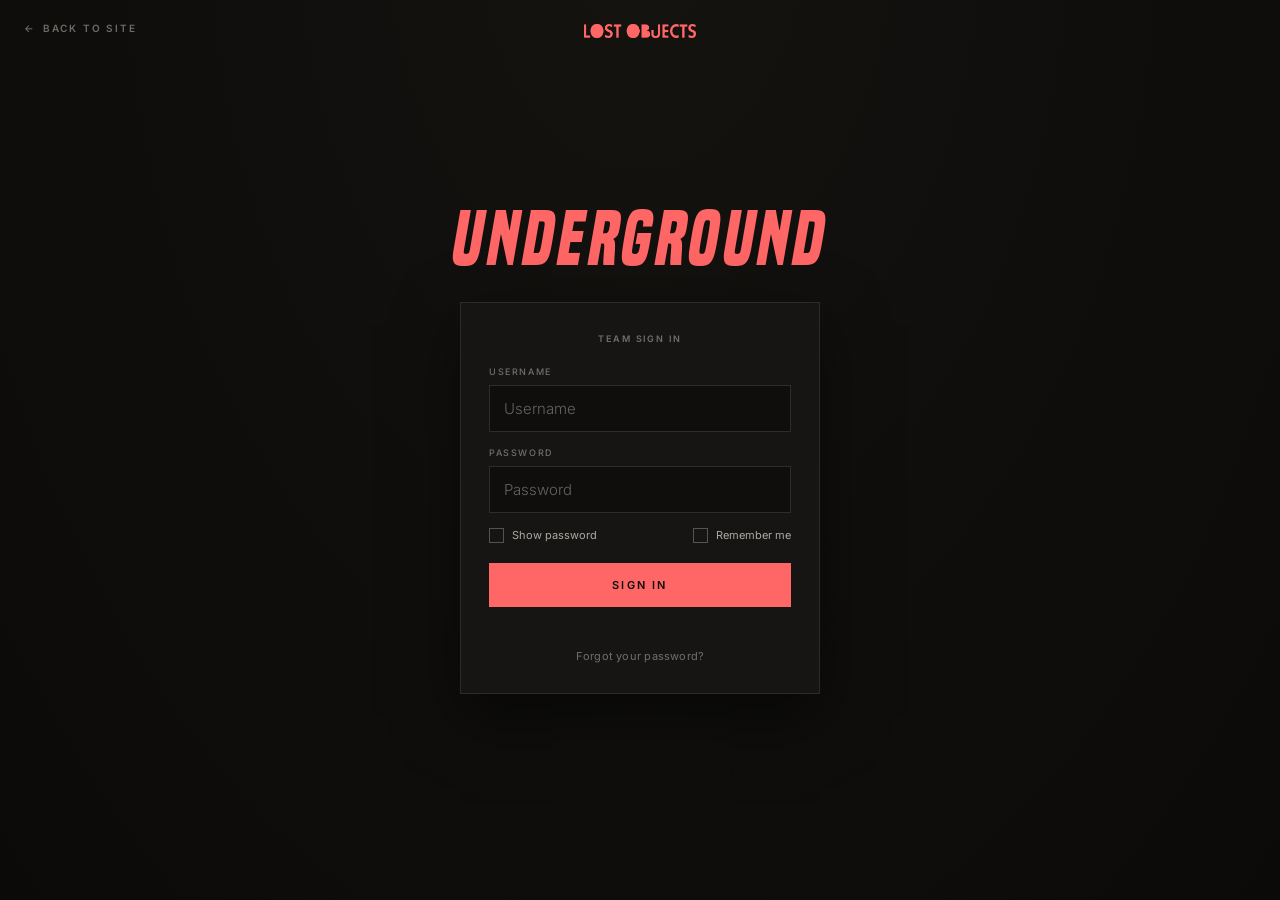
<file: crm/index.html>
<!DOCTYPE html>
<html lang="en">
<head>
<meta charset="UTF-8"/>
<meta name="viewport" content="width=device-width, initial-scale=1.0, viewport-fit=cover"/>
<title>Lost Objects — Client Tracker</title>
<link rel="preconnect" href="https://fonts.googleapis.com"/>
<link rel="preconnect" href="https://fonts.gstatic.com" crossorigin/>
<link href="https://fonts.googleapis.com/css2?family=DM+Sans:ital,opsz,wght@0,9..40,300;0,9..40,400;0,9..40,500;0,9..40,600&family=Space+Mono:wght@400;700&family=Playfair+Display:wght@400;600&family=Syne:wght@400;600;700&family=Inter:wght@200;300;400;500;600&display=swap" rel="stylesheet"/>
<link rel="stylesheet" href="css/tokens.css"/>
<link rel="stylesheet" href="css/login.css"/>
<link rel="stylesheet" href="css/shell.css"/>
<link rel="stylesheet" href="css/cards.css"/>
<link rel="stylesheet" href="css/rail.css"/>
<link rel="stylesheet" href="css/overlays.css"/>
<link rel="stylesheet" href="css/dashboard.css"/>
<link rel="stylesheet" href="css/comments.css"/>
<link rel="stylesheet" href="css/responsive.css"/>
<link rel="stylesheet" href="css/intake.css"/>
</head>
<body>

<div id="login-screen">
  <a class="lu-back" href="../index.html"><span class="lu-arrow">&larr;</span> Back to site</a>

  <header class="lu-header"><img class="lu-logo" src="../images/logo-nav.png" alt="Lost Objects"/></header>

  <div class="lu-head">
    <h1 class="lu-title"><em>Underground</em></h1>
  </div>

  <div class="login-box">
    <h2>Team Sign In</h2>
    <div class="lf"><label>Username</label><input type="text" id="login-user" placeholder="Username" autocomplete="username"/></div>
    <div class="lf"><label>Password</label><input type="password" id="login-pass" placeholder="Password" autocomplete="current-password"/></div>
    <div class="lu-checkrow">
      <label class="lu-check"><input type="checkbox" id="show-pass" onchange="document.getElementById('login-pass').type=this.checked?'text':'password'"/><span class="lu-box"><svg width="9" height="9" viewBox="0 0 12 12"><path d="M2 6.2l2.6 2.6L10 3" fill="none" stroke="#0f0e0d" stroke-width="2" stroke-linecap="round" stroke-linejoin="round"/></svg></span> Show password</label>
      <label class="lu-check"><input type="checkbox" id="remember-me"/><span class="lu-box"><svg width="9" height="9" viewBox="0 0 12 12"><path d="M2 6.2l2.6 2.6L10 3" fill="none" stroke="#0f0e0d" stroke-width="2" stroke-linecap="round" stroke-linejoin="round"/></svg></span> Remember me</label>
    </div>
    <button class="login-btn" onclick="tryLogin()">Sign In</button>
    <div class="login-err" id="login-err"></div>
    <button class="forgot-link" onclick="showForgotStep('email')">Forgot your password?</button>
  </div>

  <!-- Two-Factor Verification — visual placeholder; demo auto-passes, real check arrives with the backend -->
  <div class="tf-card" id="twofa-box" style="display:none">
    <h2>Two-Factor Verification</h2>
    <p class="tf-lead">Enter the 6-digit code sent to your device.</p>
    <div class="tf-digits">
      <input class="tf-digit" maxlength="1" inputmode="numeric" aria-label="Digit 1" oninput="tfAdvance(this)" onkeydown="tfKey(event,this)"/>
      <input class="tf-digit" maxlength="1" inputmode="numeric" aria-label="Digit 2" oninput="tfAdvance(this)" onkeydown="tfKey(event,this)"/>
      <input class="tf-digit" maxlength="1" inputmode="numeric" aria-label="Digit 3" oninput="tfAdvance(this)" onkeydown="tfKey(event,this)"/>
      <input class="tf-digit" maxlength="1" inputmode="numeric" aria-label="Digit 4" oninput="tfAdvance(this)" onkeydown="tfKey(event,this)"/>
      <input class="tf-digit" maxlength="1" inputmode="numeric" aria-label="Digit 5" oninput="tfAdvance(this)" onkeydown="tfKey(event,this)"/>
      <input class="tf-digit" maxlength="1" inputmode="numeric" aria-label="Digit 6" oninput="tfAdvance(this)" onkeydown="tfKey(event,this)"/>
    </div>
    <button class="login-btn" onclick="twoFactorPass()">Verify &amp; Enter</button>
    <p class="lu-note"><strong>Two factor verification activates with the live backend.</strong><br/>Any code passes in demo mode.</p>
    <button class="forgot-link" onclick="twoFactorBack()">&#x2190; Back to sign in</button>
  </div>
  <!-- Forgot Password Flow -->
  <div class="login-box" id="forgot-box" style="display:none">
    <!-- Step 1: Enter email -->
    <div id="forgot-email" style="display:none">
      <h2>Reset Password</h2>
      <p style="font-size:12px;color:var(--muted);margin-bottom:14px;line-height:1.5">Enter the email address associated with your account and we'll send you a reset code.</p>
      <div class="lf"><label>Email</label><input type="email" id="forgot-email-input" placeholder="you@example.com"/></div>
      <button class="login-btn" onclick="sendResetCode()">Send Reset Code</button>
      <div class="login-err" id="forgot-err"></div>
      <p class="lu-note">Full account recovery arrives with the live backend.</p>
      <button class="forgot-link" onclick="hideForgot()">&#x2190; Back to sign in</button>
    </div>
    <!-- Step 2: Enter code -->
    <div id="forgot-code" style="display:none">
      <h2>Enter Code</h2>
      <p style="font-size:12px;color:var(--muted);margin-bottom:14px;line-height:1.5">We sent a 6-digit code to <strong id="forgot-sent-to"></strong>. Enter it below.</p>
      <div class="lf"><label>Reset Code</label><input type="text" id="forgot-code-input" placeholder="000000" maxlength="6" style="font-family:var(--fd);letter-spacing:.3em;text-align:center;font-size:18px"/></div>
      <button class="login-btn" onclick="verifyResetCode()">Verify Code</button>
      <div class="login-err" id="code-err"></div>
      <button class="forgot-link" onclick="showForgotStep('email')">Didn't get it? Try again</button>
    </div>
    <!-- Step 3: New password -->
    <div id="forgot-newpass" style="display:none">
      <h2>New Password</h2>
      <p style="font-size:12px;color:var(--muted);margin-bottom:14px;line-height:1.5">Choose a new password for <strong id="forgot-reset-user"></strong>.</p>
      <div class="lf"><label>New Password</label><input type="password" id="forgot-pass1" placeholder="At least 6 characters"/></div>
      <div class="lf"><label>Confirm Password</label><input type="password" id="forgot-pass2" placeholder="Re-enter password"/></div>
      <button class="login-btn" onclick="completeReset()">Reset Password</button>
      <div class="login-err" id="newpass-err"></div>
    </div>
  </div>
</div>

<div id="app">
  <header class="hdr">
    <div class="hdr-logo">
      <svg width="24" height="24" viewBox="0 0 52 52" fill="none"><rect width="52" height="52" rx="11" fill="#1A1A1A"/><text x="8" y="36" font-family="monospace" font-weight="700" font-size="22" fill="#FF6666">L</text><circle cx="36" cy="26" r="13" fill="#FF6666"/></svg>
      <span class="hdr-brand">Underground</span>
    </div>
    <div class="hdr-right">
      <button class="hbtn" id="notif-btn" onclick="toggleNotifPanel()" title="Notifications">
        <svg width="13" height="13" viewBox="0 0 15 15" fill="none"><path d="M7.5 1.5A4.5 4.5 0 0 0 3 6v3l-1.5 2h12L12 9V6a4.5 4.5 0 0 0-4.5-4.5Z" stroke="currentColor" stroke-width="1.3"/><path d="M6 12.5a1.5 1.5 0 0 0 3 0" stroke="currentColor" stroke-width="1.3"/></svg>
        <span class="hbadge" id="notif-badge" style="display:none">0</span>
      </button>
      <button class="hbtn" id="dm-hdr-btn" onclick="openRail('dm')" title="Messages">
        <svg width="13" height="13" viewBox="0 0 14 14" fill="none"><rect x=".5" y=".5" width="13" height="10" rx="2" stroke="currentColor" stroke-width="1.2"/><path d="M4 13l1.5-2.5" stroke="currentColor" stroke-width="1.2" stroke-linecap="round"/></svg>
        <span class="hbadge" id="dm-badge" style="display:none">0</span>
      </button>
      <button class="hdr-user-btn" id="rail-btn" onclick="toggleRail()">
        <div class="hav ti" id="hdr-av">B</div>
        <span id="header-username">Brendan</span>
      </button>
    </div>
  </header>

  <nav class="nav">
    <button class="ntab active" data-tab="intake" onclick="switchTab('intake')">&#x1F4E5; Intake <span class="tcnt" id="cnt-intake">0</span></button>
    <button class="ntab" data-tab="feed" onclick="switchTab('feed')">&#x26A1; Dashboard</button>
    <button class="ntab" data-tab="companies" onclick="switchTab('companies')">Companies <span class="tcnt" id="cnt-companies">0</span></button>
    <button class="ntab" data-tab="all" onclick="switchTab('all')">All <span class="tcnt" id="cnt-all">0</span></button>
    <button class="ntab" data-tab="active" onclick="switchTab('active')">Active <span class="tcnt" id="cnt-active">0</span></button>
    <button class="ntab" data-tab="prospects" onclick="switchTab('prospects')">Prospects <span class="tcnt" id="cnt-prospects">0</span></button>
    <button class="ntab" data-tab="contacts" onclick="switchTab('contacts')">Network <span class="tcnt" id="cnt-contacts">0</span></button>
    <button class="ntab" data-tab="former" onclick="switchTab('former')">Past <span class="tcnt" id="cnt-former">0</span></button>
    <button class="ntab" data-tab="favorites" onclick="switchTab('favorites')">&#9733; <span class="tcnt" id="cnt-favorites">0</span></button>
    <button class="ntab" data-tab="trash" onclick="switchTab('trash')" id="trash-tab" style="display:none">&#x1F5D1; Trash <span class="tcnt" id="cnt-trash">0</span></button>
  </nav>

  <main class="main">
    <div class="stats-bar" id="stats-bar"></div>
    <div class="toolbar">
      <div class="sw">
        <svg class="si" width="13" height="13" viewBox="0 0 14 14" fill="none"><circle cx="6" cy="6" r="4.5" stroke="#888" stroke-width="1.3"/><path d="M9.5 9.5L13 13" stroke="#888" stroke-width="1.3" stroke-linecap="round"/></svg>
        <input type="text" id="search-input" placeholder="Search&hellip;" oninput="renderMain()"/>
      </div>
      <div class="tbr">
        <button class="ftog" id="ftog-btn" onclick="toggleFDD()">
          <svg width="12" height="12" viewBox="0 0 14 14" fill="none"><path d="M1 3h12M3 7h8M5 11h4" stroke="currentColor" stroke-width="1.4" stroke-linecap="round"/></svg>
          Filter
          <span class="fbadge" id="fbadge" style="display:none">0</span>
        </button>
        <div class="fdd" id="fdd">
          <div class="fdd-hdr"><span class="fdd-title">Filter &amp; Sort</span><button class="fdd-clear" onclick="clearFilters()">Clear all</button></div>
          <div class="fdd-body" id="fdd-body"></div>
          <div class="sort-row"><span class="sort-lbl">Sort</span>
            <select class="sort-sel" id="sort-sel" onchange="renderMain()">
              <option value="name">Name A&ndash;Z</option>
              <option value="name-desc">Name Z&ndash;A</option>
              <option value="recent">Recently Added</option>
              <option value="company">By Company</option>
            </select>
          </div>
        </div>
      </div>
      <button class="btn-s" id="add-btn" onclick="openAddModal()">
        <svg width="11" height="11" viewBox="0 0 12 12" fill="none"><path d="M6 1v10M1 6h10" stroke="currentColor" stroke-width="1.5" stroke-linecap="round"/></svg>
        Add
      </button>
    </div>
    <div id="main-content"></div>
  </main>
  <footer class="app-foot"><img src="../images/logo-nav.png" alt="Lost Objects"/></footer>
</div>

<!-- SIDE RAIL -->
<div class="rail-ov" id="rail-ov" onclick="handleRailOv(event)">
  <div class="rail" id="rail">
    <div class="rail-hdr">
      <div class="rail-user">
        <div class="rav ti" id="rail-av">B</div>
        <div><div class="rail-uname" id="rail-uname">Brendan</div><div class="rail-urole" id="rail-urole">Owner</div></div>
      </div>
      <button class="rail-close" onclick="closeRail()">&#x2715;</button>
    </div>
    <div class="rail-nav">
      <button class="rnb active" data-view="profile" onclick="switchRailView('profile')"><span class="rni">&#x1F464;</span>Profile</button>
      <button class="rnb" data-view="dm" onclick="switchRailView('dm')"><span class="rni">&#x1F4AC;</span>Messages<span class="rn-badge" id="dm-rn-badge" style="display:none">0</span></button>
      <button class="rnb" data-view="favorites" onclick="switchRailView('favorites')"><span class="rni">&#x2B50;</span>Favorites Lists</button>
      <button class="rnb" data-view="team" onclick="switchRailView('team')" id="team-nav-btn"><span class="rni">&#x1F3E2;</span>Team</button>
      <button class="rnb" data-view="settings" onclick="switchRailView('settings')"><span class="rni">&#x2699;&#xFE0F;</span>Settings</button>
      <button class="rail-logout" onclick="logout()"><span class="rni" style="font-size:12px">&#x21A9;</span>Sign Out</button>
    </div>
    <div class="rail-body" id="rail-body">

      <!-- PROFILE -->
      <div class="rview active" id="view-profile">
        <div class="slbl">My Profile</div>
        <div class="av-picker">
          <div class="pav ti" id="prof-av">B</div>
          <div>
            <div style="font-size:14px;font-weight:600;margin-bottom:2px" id="prof-display-name">Brendan</div>
            <div style="font-size:10px;color:var(--muted)" id="prof-role-txt">Owner</div>
            <div style="font-size:11px;color:var(--muted);margin-top:4px;font-style:italic" id="prof-bio-txt"></div>
          </div>
        </div>
        <div style="font-size:10px;color:var(--muted);margin-bottom:6px">Pick an emoji avatar</div>
        <div class="emoji-grid" id="emoji-grid"></div>
        <div style="height:14px"></div>
        <div class="slbl">Edit Details</div>
        <div class="fgsm"><label>Display Name</label><input type="text" id="prof-name-input" oninput="saveUserField('displayName',this.value)"/></div>
        <div class="fgsm"><label>Bio</label><input type="text" id="prof-bio-input" placeholder="Short bio&hellip;" oninput="saveUserField('bio',this.value)"/></div>
        <div class="fgsm"><label>Email</label><input type="email" id="prof-email-input" placeholder="you@email.com" oninput="saveUserField('email',this.value)"/></div>
        <div class="fgsm"><label>New Password</label>
          <div style="display:flex;gap:6px"><input type="password" id="prof-pass-input" placeholder="Min 6 chars" style="flex:1"/><button class="btn-p" onclick="changePw()">Save</button></div>
        </div>
        <div style="height:14px"></div>
        <div class="slbl">Appearance</div>
        <div style="font-size:11px;color:var(--muted);margin-bottom:5px">Theme</div>
        <div class="theme-row">
          <button class="th-btn th-dark" id="th-dark" onclick="setTheme('dark')" title="Dark"></button>
          <button class="th-btn th-light" id="th-light" onclick="setTheme('light')" title="Light"></button>
        </div>
        <div style="font-size:11px;color:var(--muted);margin-top:11px;margin-bottom:5px">Font</div>
        <div class="font-row">
          <button class="fn-btn" id="fn-default" onclick="setFont('default')" style="font-family:'DM Sans',sans-serif">DM Sans</button>
          <button class="fn-btn" id="fn-syne" onclick="setFont('syne')" style="font-family:'Syne',sans-serif">Syne</button>
          <button class="fn-btn" id="fn-playfair" onclick="setFont('playfair')" style="font-family:'Playfair Display',serif">Playfair</button>
          <button class="fn-btn" id="fn-mono" onclick="setFont('mono')" style="font-family:'Space Mono',monospace">Mono</button>
        </div>
        <div style="height:14px"></div>
        <div class="slbl">Recent Activity</div>
        <div class="act-list" id="act-list"><div style="font-size:12px;color:var(--muted)">No activity yet.</div></div>
        <div style="height:18px"></div>
        <div class="pm-teaser" id="pm-teaser" onclick="togglePM()"><span class="pm-icon">&#x15E4;</span><span class="pm-teaser-txt">You found something&hellip;</span><span class="pm-arrow">&#x25BA;</span></div>
        <div class="pm-wrap" id="pm-wrap">
          <div class="pm-inner">
            <div class="pm-hud"><span class="pm-score-txt">Score: <span id="pm-score">0</span></span><span class="pm-hi-txt">Best: <span id="pm-hi">0</span></span><span class="pm-lives-txt" id="pm-lives">&#x15E4; &#x15E4; &#x15E4;</span></div>
            <canvas id="pm-canvas" width="400" height="200"></canvas>
            <div class="pm-dpad">
              <div></div><div class="dpad-btn" ontouchstart="event.preventDefault();pmDir(0,-1)" onmousedown="pmDir(0,-1)">&#x25B2;</div><div></div>
              <div class="dpad-btn" ontouchstart="event.preventDefault();pmDir(-1,0)" onmousedown="pmDir(-1,0)">&#x25C4;</div>
              <div class="dpad-btn dpad-c" id="pm-center" ontouchstart="event.preventDefault();pmToggle()" onmousedown="pmToggle()">&#x25BA;</div>
              <div class="dpad-btn" ontouchstart="event.preventDefault();pmDir(1,0)" onmousedown="pmDir(1,0)">&#x25BA;</div>
              <div></div><div class="dpad-btn" ontouchstart="event.preventDefault();pmDir(0,1)" onmousedown="pmDir(0,1)">&#x25BC;</div><div></div>
            </div>
            <div class="pm-msg-txt" id="pm-msg">Press &#x25BA; or arrow keys to play</div>
          </div>
        </div>
      </div>

      <!-- DM VIEW -->
      <div class="rview" id="view-dm">
        <div class="dm-view-header"><div class="slbl" style="margin-bottom:0">Direct Messages</div></div>
        <div class="dm-view-inner" id="dm-view-inner">
          <div class="dm-threads-wrap" id="dm-threads-wrap">
            <div class="dm-threads" id="dm-threads"></div>
          </div>
          <div class="dm-chat" id="dm-chat">
            <div class="dm-chat-hdr">
              <button class="dm-back" onclick="closeDMChat()">&#x2190;</button>
              <div class="dmt-av ti" id="dm-chat-av" style="width:28px;height:28px;font-size:11px;border-radius:50%;flex-shrink:0">K</div>
              <div style="flex:1;margin-left:8px"><div style="font-size:13px;font-weight:600" id="dm-chat-name">Kyra</div><div style="font-size:10px;color:var(--muted)" id="dm-chat-status">Online</div></div>
            </div>
            <div class="dm-msgs" id="dm-msgs"></div>
            <div class="dm-inp-row">
              <textarea class="dm-inp" id="dm-inp" placeholder="Message&hellip;" rows="1" onkeydown="if(event.key==='Enter'&amp;&amp;!event.shiftKey){event.preventDefault();sendDM();}"></textarea>
              <button class="dm-send" onclick="sendDM()"><svg width="12" height="12" viewBox="0 0 12 12" fill="none"><path d="M1 6h10M7.5 2l4 4-4 4" stroke="#fff" stroke-width="1.4" stroke-linecap="round" stroke-linejoin="round"/></svg></button>
            </div>
          </div>
        </div>
      </div>

      <!-- FAVORITES -->
      <div class="rview" id="view-favorites">
        <div class="slbl">My Favorites Lists</div>
        <div id="bins-rail"></div>
        <div class="add-bin-row"><input class="add-bin-inp" type="text" id="new-bin-inp" placeholder="New list name&hellip;"/><button class="btn-p" onclick="createBin()">Create</button></div>
      </div>

      <!-- TEAM -->
      <div class="rview" id="view-team">
        <div class="slbl">Team Members</div>
        <div id="team-list"></div>
        <div id="auf-wrap" style="display:none">
          <div class="add-user-form">
            <div class="auf-title">Add Team Member</div>
            <div class="form-row2">
              <div class="fgsm"><label>First Name</label><input type="text" id="nu-first" placeholder="First"/></div>
              <div class="fgsm"><label>Last Name</label><input type="text" id="nu-last" placeholder="Last"/></div>
            </div>
            <div class="fgsm"><label>Username</label><input type="text" id="nu-user" placeholder="e.g. alex" autocomplete="off"/></div>
            <div class="fgsm"><label>Password</label><input type="password" id="nu-pass" placeholder="Min 6 chars"/></div>
            <div class="fgsm"><label>Email</label><input type="email" id="nu-email" placeholder="alex@example.com"/></div>
            <div class="fgsm"><label>Role</label>
              <select class="role-sel" id="nu-role">
                <option value="editor">Editor</option>
                <option value="commentor">Commentor</option>
                <option value="viewer">Viewer</option>
                <option value="owner">Owner</option>
              </select>
            </div>
            <div style="display:flex;gap:7px;margin-top:10px">
              <button class="btn-p" style="flex:1" onclick="createTeamMember()">Create User</button>
              <button class="btn-s" onclick="document.getElementById('auf-wrap').style.display='none'">Cancel</button>
            </div>
          </div>
        </div>
        <button class="btn-s" style="width:100%;justify-content:center;margin-top:10px" id="add-user-btn" onclick="document.getElementById('auf-wrap').style.display='block';this.style.display='none'">+ Add Team Member</button>
        <div style="height:14px"></div>
        <div class="slbl">Guest Access</div>
        <div style="font-size:12px;color:var(--muted);margin-bottom:9px;line-height:1.6">Share these credentials for read-only access.</div>
        <div style="font-size:9px;font-weight:700;letter-spacing:.08em;text-transform:uppercase;color:var(--muted);margin-bottom:4px">Username</div><div class="code-box">guest</div>
        <div style="font-size:9px;font-weight:700;letter-spacing:.08em;text-transform:uppercase;color:var(--muted);margin-bottom:4px">Password</div><div class="code-box">lostobjects-guest</div>
      </div>

      <!-- SETTINGS -->
      <div class="rview" id="view-settings">
        <div class="slbl">Email Notifications</div>
        <div style="background:rgba(255,207,90,.08);border:1px solid rgba(255,207,90,.2);border-radius:var(--r);padding:10px 12px;margin-bottom:12px;font-size:12px;color:var(--yellow);line-height:1.5">&#x26A1; Requires EmailJS &mdash; free up to 200 emails/month.</div>
        <div style="font-size:10px;font-weight:700;letter-spacing:.08em;text-transform:uppercase;color:var(--muted);margin-bottom:4px">Service ID</div>
        <div class="api-field"><input type="text" id="ejs-svc" placeholder="service_xxxxxxx" oninput="saveEmailCfg()"/></div>
        <div style="font-size:10px;font-weight:700;letter-spacing:.08em;text-transform:uppercase;color:var(--muted);margin-bottom:4px">Template ID</div>
        <div class="api-field"><input type="text" id="ejs-tmpl" placeholder="template_xxxxxxx" oninput="saveEmailCfg()"/></div>
        <div style="font-size:10px;font-weight:700;letter-spacing:.08em;text-transform:uppercase;color:var(--muted);margin-bottom:4px">Public Key</div>
        <div class="api-field"><input type="text" id="ejs-pub" placeholder="xxxxxxxxxxxxxxxxxxxx" oninput="saveEmailCfg()"/><button class="api-conn-btn" onclick="testEmailCfg()">Test</button></div>
        <div class="api-status"><div class="asd" id="email-dot"></div><span id="email-txt">Not connected</span></div>
        <div style="height:14px"></div>
        <div style="font-size:10px;color:var(--muted);margin-bottom:8px;font-weight:700;letter-spacing:.08em;text-transform:uppercase">Notify me when&hellip;</div>
        <div class="es"><div class="es-info"><div class="es-lbl">&#x40;Mentioned</div><div class="es-desc">Receive an email with comment + link</div></div><div class="tog on" id="tog-mention" onclick="togES('mention',this)"></div></div>
        <div class="es"><div class="es-info"><div class="es-lbl">New comment</div><div class="es-desc">Any contact you have edited or favorited</div></div><div class="tog" id="tog-comment" onclick="togES('comment',this)"></div></div>
        <div class="es"><div class="es-info"><div class="es-lbl">New DM</div><div class="es-desc">Email when a team member messages you</div></div><div class="tog on" id="tog-dm" onclick="togES('dm',this)"></div></div>
        <div style="height:14px"></div>
        <div class="slbl">Firebase Sync</div>
        <div style="background:rgba(102,144,224,.08);border:1px solid rgba(102,144,224,.2);border-radius:var(--r);padding:10px 12px;font-size:12px;color:var(--blue);line-height:1.5">&#x1F517; Connect Firebase for real-time sync. Currently running in local demo mode.</div>
        <div class="api-field" style="margin-top:10px"><input type="text" id="fb-cfg" placeholder="Paste Firebase config JSON&hellip;"/><button class="api-conn-btn" onclick="toast('Firebase shell ready.')">Connect</button></div>
        <div class="api-status"><div class="asd" id="fb-dot"></div><span id="fb-txt">Local demo mode</span></div>
      </div>
    </div>
  </div>
</div>

<!-- ADD/EDIT MODAL -->
<div class="mo" id="modal-ov" onclick="handleMoClick(event)">
  <div class="modal">
    <span class="modal-drag"></span>
    <div class="modal-hdr"><span class="modal-title" id="modal-title">Add Contact</span><button class="modal-x" onclick="closeModal()">&#x2715;</button></div>
    <div class="modal-body">
      <div class="frow"><div class="fg2"><label>First Name</label><input type="text" id="f-first" placeholder="First"/></div><div class="fg2"><label>Last Name</label><input type="text" id="f-last" placeholder="Last"/></div></div>
      <div class="frow"><div class="fg2"><label>Company</label><input type="text" id="f-company" placeholder="Company name"/></div><div class="fg2"><label>Title</label><input type="text" id="f-title" placeholder="Head of Marketing&hellip;"/></div></div>
      <div class="frow"><div class="fg2"><label>Email</label><input type="email" id="f-email" placeholder="email@example.com" inputmode="email"/></div><div class="fg2"><label>Phone</label><input type="tel" id="f-phone" placeholder="+1 (555) 000-0000" inputmode="tel"/></div></div>
      <div class="frow"><div class="fg2"><label>Website / Social</label><input type="text" id="f-website" placeholder="@handle or URL"/></div><div class="fg2"><label>Last Contact</label><input type="date" id="f-lastcontact"/></div></div>
      <div class="fg2"><label>Company Lifecycle</label>
        <select id="f-cat" onchange="toggleCatFields()">
          <option value="network">Network Contact</option>
          <option value="lead">Lead</option>
          <option value="prospect">Prospect</option>
          <option value="active">Active Client</option>
          <option value="dormant">Dormant</option>
          <option value="former">Former Client</option>
        </select>
      </div>
      <div class="fg2" id="svc-field" style="display:none"><label>Service / Retainer</label><input type="text" id="f-service" placeholder="Social Media Retainer&hellip;"/></div>
      <div class="fg2" id="former-field" style="display:none"><label>Company Notes</label><input type="text" id="f-former" placeholder="Audit only &mdash; went dormant"/></div>
      <div class="fg2"><label>Tags</label><div class="tag-sel-wrap" id="tag-sel"></div></div>
      <div class="fg2"><label>Notes</label><textarea id="f-notes" placeholder="Context, notes, next steps&hellip;"></textarea></div>
      <div class="modal-acts">
        <button class="btn-danger" id="del-btn" style="display:none" onclick="deleteContact()">Delete</button>
        <button class="btn-s" onclick="closeModal()">Cancel</button>
        <button class="btn-p" onclick="saveContact()">Save</button>
      </div>
    </div>
  </div>
</div>

<!-- DETAIL PANEL -->
<div class="det-ov" id="det-ov" onclick="handleDetOvClick(event)">
  <div class="det-panel">
    <span class="det-drag"></span>
    <div class="det-phdr">
      <span class="modal-title" id="det-cat-lbl"></span>
      <div style="display:flex;align-items:center;gap:5px">
        <button class="ib" id="det-fav-btn" onclick="toggleFavFromDet()" title="Favorite">&#x2605;</button>
        <button class="modal-x" onclick="closeDet()">&#x2715;</button>
      </div>
    </div>
    <div class="det-body" id="det-body"></div>
  </div>
</div>

<!-- DASH EDIT POPOUT -->
<div class="de-ov" id="de-ov" onclick="if(event.target===this)closeDashEdit()">
  <div class="de-panel">
    <div class="de-hdr">
      <div class="de-hdr-left"><div class="de-av" id="de-av"></div><div><div class="de-name" id="de-name"></div><div class="de-co" id="de-co"></div></div></div>
      <button class="de-close" onclick="closeDashEdit()">&#x2715;</button>
    </div>
    <div class="de-body" id="de-body"></div>
    <div class="de-footer">
      <button class="btn-s" onclick="closeDashEdit()">Cancel</button>
      <div style="display:flex;gap:6px;">
        <button class="btn-s" onclick="openDet(dashEditId);closeDashEdit()">Full Detail ↗</button>
        <button class="btn-p" onclick="saveDashEdit()">Save</button>
      </div>
    </div>
  </div>
</div>

<!-- SHARE -->
<div class="share-ov" id="share-ov" onclick="if(event.target===this)closeShare()">
  <div class="share-card">
    <div style="font-family:var(--fd);font-size:9px;letter-spacing:.14em;text-transform:uppercase;color:var(--muted);margin-bottom:13px">Lost Objects &mdash; Share Contact</div>
    <div id="share-body"></div>
    <div style="display:flex;gap:6px;margin-top:10px">
      <button style="flex:1;background:var(--pink);color:#fff;border:none;border-radius:var(--r);font-family:var(--fd);font-size:10px;font-weight:700;letter-spacing:.1em;text-transform:uppercase;padding:10px;cursor:pointer" onclick="copyShareUrl()">Copy Link</button>
      <button style="background:transparent;border:1px solid var(--b2);border-radius:var(--r);color:var(--text);font-family:var(--fb);font-size:12px;padding:10px 12px;cursor:pointer" onclick="openSharePage()">Open Card</button>
    </div>
    <button style="width:100%;background:transparent;border:1px solid var(--b2);border-radius:var(--r);color:var(--muted);font-family:var(--fb);font-size:12px;padding:9px;cursor:pointer;margin-top:7px" onclick="closeShare()">Close</button>
  </div>
</div>

<!-- NOTIF PANEL -->
<div class="notif-ov" id="notif-ov" onclick="if(event.target===this)closeNotifPanel()">
  <div class="notif-panel">
    <div class="notif-hdr"><span class="notif-title">Notifications</span><button class="notif-clr" onclick="clearNotifs()">Clear all</button></div>
    <div class="notif-list" id="notif-list"></div>
  </div>
</div>

<!-- BIN ASSIGN -->
<div class="mo" id="bin-ov" onclick="if(event.target===this)closeBinAssign()">
  <div class="modal" style="max-width:340px">
    <span class="modal-drag"></span>
    <div class="modal-hdr"><span class="modal-title">Add to Favorites</span><button class="modal-x" onclick="closeBinAssign()">&#x2715;</button></div>
    <div class="modal-body" id="bin-assign-body"></div>
  </div>
</div>

<!-- EDIT USER -->
<div class="mo" id="eu-ov" onclick="if(event.target===this)closeEU()">
  <div class="modal" style="max-width:380px">
    <span class="modal-drag"></span>
    <div class="modal-hdr"><span class="modal-title">Edit Team Member</span><button class="modal-x" onclick="closeEU()">&#x2715;</button></div>
    <div class="modal-body" id="eu-body"></div>
  </div>
</div>

<!-- PRESENCE -->
<div class="pw" id="pw">
  <div class="pw-toggle" onclick="togglePW()">
    <div class="pw-avs" id="pw-avs"></div>
    <span class="pw-count" id="pw-count">Just you</span>
  </div>
  <div class="pw-panel" id="pw-panel">
    <div class="pw-ph">Online Now</div>
    <div id="pw-list"></div>
  </div>
</div>

<div class="toast" id="toast"><span class="toast-dot"></span><span id="toast-msg"></span></div>

<!-- Load order is significant: utils before seed-data (seed calls uid() at top
     level), config before storage, storage before seed-data,
     intake before boot, data.js after intake (it migrates the seeded leads into
     the unified model), and boot.js LAST (it calls bootApp on session restore).
     Plain classic scripts only — NOT type="module": the markup relies on 257
     inline on*= handlers that require these functions on window. -->
<script src="js/utils.js"></script>
<script src="js/config.js"></script>
<script src="js/storage.js"></script>
<script src="js/users.js"></script>
<script src="js/auth.js"></script>
<script src="js/seed-data.js"></script>
<script src="js/profile.js"></script>
<script src="js/comms.js"></script>
<script src="js/notifications.js"></script>
<script src="js/favorites.js"></script>
<script src="js/app.js"></script>
<script src="js/views.js"></script>
<script src="js/intake.js"></script>
<script src="js/dashboard.js"></script>
<script src="js/dash-edit.js"></script>
<script src="js/seed-demo.js"></script>
<script src="js/trash.js"></script>
<script src="js/detail.js"></script>
<script src="js/comments.js"></script>
<script src="js/contact-modal.js"></script>
<script src="js/rail.js"></script>
<script src="js/pacman.js"></script>
<script src="js/data.js"></script>
<script src="js/boot.js"></script>
</body>
</html>
</file>
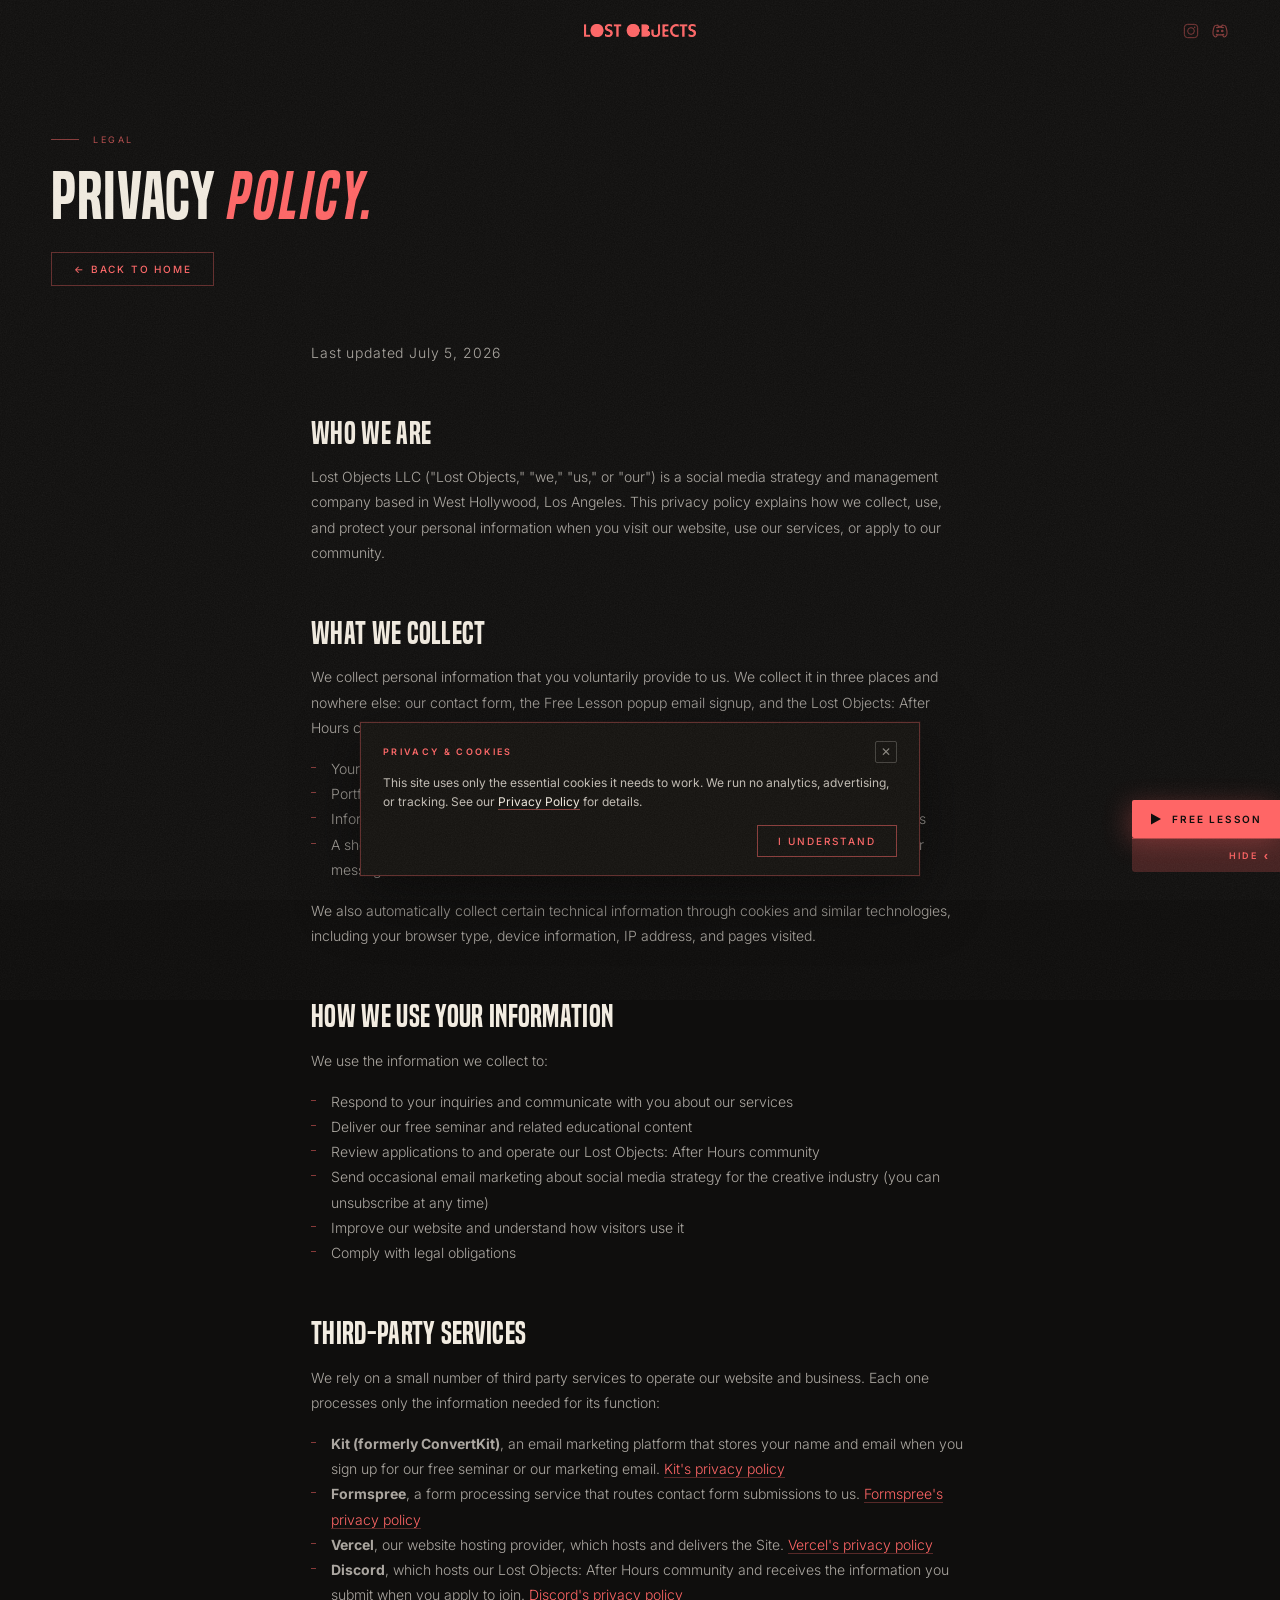
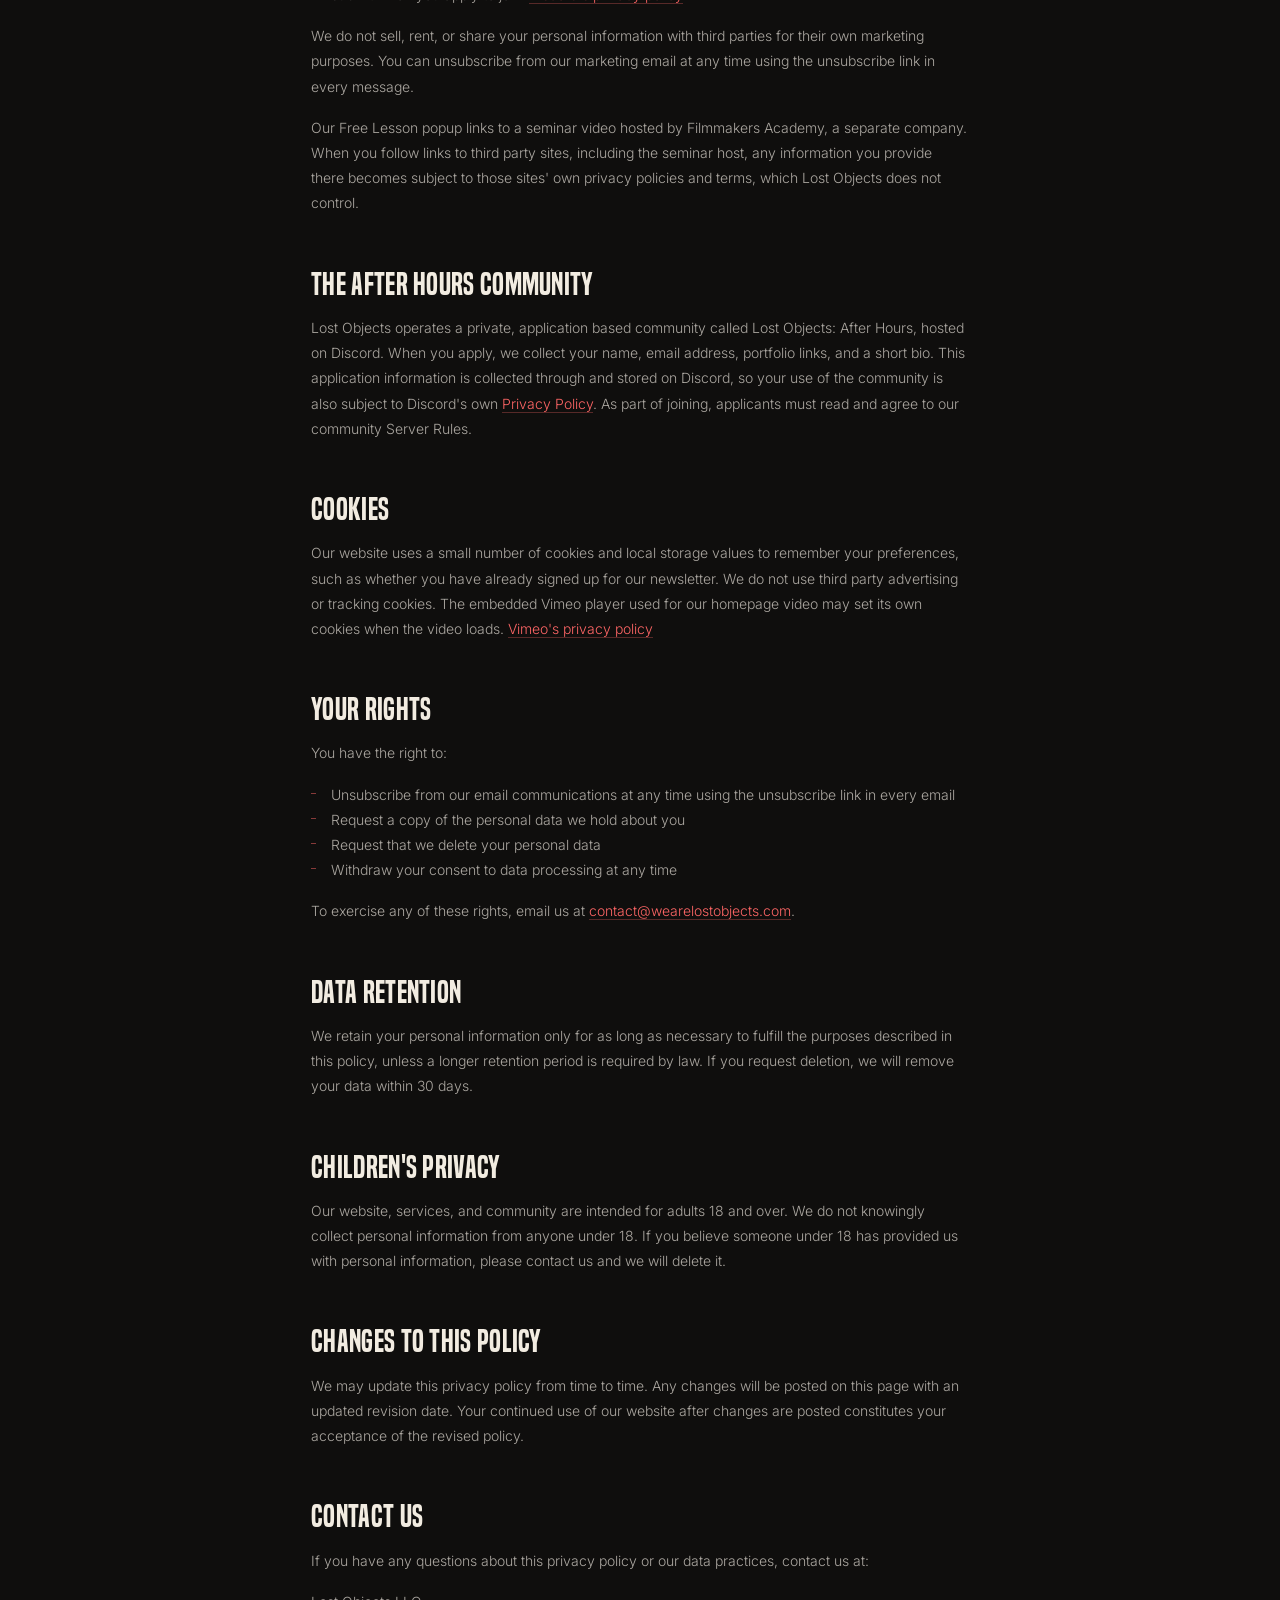
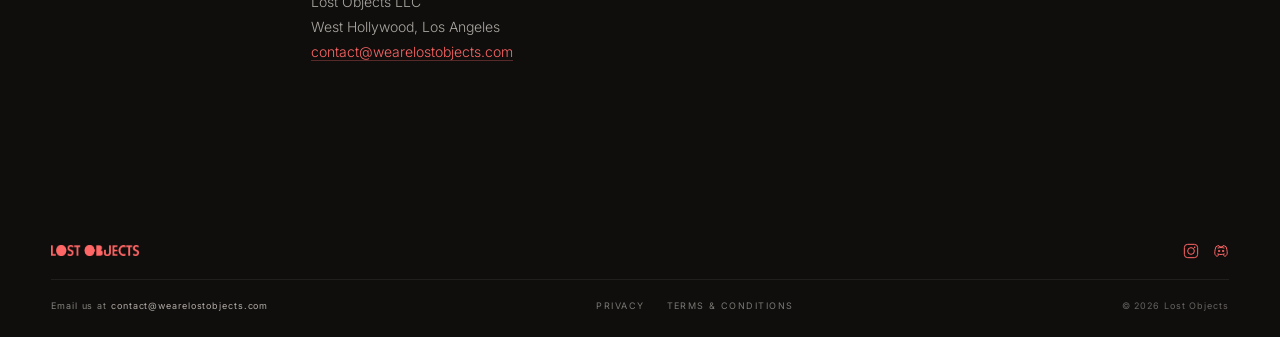
<file: privacy.html>
<!DOCTYPE html>
<html lang="en">
<head>
  <meta charset="UTF-8" />
  <meta name="viewport" content="width=device-width, initial-scale=1.0" />
  <meta name="theme-color" content="#0f0e0d" />
  <title>Privacy Policy — Lost Objects</title>
  <meta name="description" content="Privacy policy for Lost Objects LLC. How we collect, use, and protect your information." />
  <link rel="canonical" href="https://wearelostobjects.com/privacy" />
  <link rel="icon" href="/favicon.ico" sizes="any" />
  <link rel="icon" type="image/png" sizes="32x32" href="/images/favicon-32.png" />
  <link rel="icon" type="image/png" sizes="16x16" href="/images/favicon-16.png" />
  <link rel="apple-touch-icon" href="/images/apple-touch-icon.png" />
  <script type="application/ld+json">
  {
    "@context": "https://schema.org",
    "@type": "Organization",
    "name": "Lost Objects",
    "url": "https://wearelostobjects.com/",
    "logo": "https://wearelostobjects.com/images/og-image.jpg",
    "sameAs": [
      "https://www.instagram.com/wearelostobjects/",
      "https://discord.gg/ZqGhVfJu2a"
    ]
  }
  </script>
  <!-- Open Graph / Social Sharing -->
  <meta property="og:type" content="website" />
  <meta property="og:url" content="https://wearelostobjects.com/privacy" />
  <meta property="og:title" content="Lost Objects, social media for the creative industry" />
  <meta property="og:description" content="Strategy, content, education, and a private community for creatives. Built by people who came up on set." />
  <meta property="og:image" content="https://wearelostobjects.com/images/og-image.jpg" />
  <meta property="og:image:width" content="1200" />
  <meta property="og:image:height" content="630" />
  <meta property="og:site_name" content="Lost Objects" />
  <meta property="og:locale" content="en_US" />
  <!-- Twitter Card -->
  <meta name="twitter:card" content="summary_large_image" />
  <meta name="twitter:url" content="https://wearelostobjects.com/privacy" />
  <meta name="twitter:title" content="Lost Objects, social media for the creative industry" />
  <meta name="twitter:description" content="Strategy, content, education, and a private community for creatives. Built by people who came up on set." />
  <meta name="twitter:image" content="https://wearelostobjects.com/images/og-image.jpg" />
  <link rel="preconnect" href="https://fonts.googleapis.com" />
  <link rel="preconnect" href="https://fonts.gstatic.com" crossorigin />
  <link href="https://fonts.googleapis.com/css2?family=Fraunces:opsz,wght@9..144,400;9..144,500;9..144,600;9..144,700&family=Inter:wght@200;300;400;500;600&display=swap" rel="stylesheet" />
  <link rel="stylesheet" href="/fonts.css" />
  <style>
    *, *::before, *::after { margin: 0; padding: 0; box-sizing: border-box; }
    html { scroll-behavior: smooth; }
    a { text-decoration: none; color: inherit; }

    :root {
      --pink:  #FF6666;
      --cream: #F0E8DC;
      --bg:    #0f0e0d;
      --bg2:   #161514;
      --bg3:   #1c1a19;
      --fg:    #f2ece1;
      --fg2:   rgba(232,226,217,0.72);
      --fg3:   rgba(232,226,217,0.44);
      --fg4:   rgba(232,226,217,0.14);
      --display: 'Built Titling', 'Arial Narrow', sans-serif;
      --accent-serif: 'Fraunces', Georgia, serif;
      --sans:  'Inter', system-ui, sans-serif;
      --max:   1380px;
      --pad:   clamp(20px, 4vw, 60px);
      --nav-h: 62px;
    }

    body {
      background: var(--bg);
      color: var(--fg);
      font-family: var(--sans);
      font-weight: 400;
      font-optical-sizing: auto;
      -webkit-font-smoothing: antialiased;
      overflow-x: hidden;
    }

    /* BANDING DITHER — static fine-noise overlay
       Breaks up 8-bit tonal steps in the large near-black gradients (hero
       background, dark section washes, footer coral) so they read smooth on
       wide-gamut / high-bit-depth / OLED panels, the way film grain hides
       banding. SEPARATE from and additive to the animated .grain film texture
       below: it does NOT animate (no flicker, no change to compositing) and
       does NOT alter the gradients themselves. Higher noise frequency + very
       low opacity than the grain keeps it invisible as texture while still
       dithering the tonal steps. Tune via the opacity below — raise a touch if
       banding still shows on very large panels, lower if the grain reads
       heavier. */
    body::after {
      content: "";
      position: fixed;
      inset: 0;
      pointer-events: none;
      z-index: 9999;
      opacity: 0.04;
      background-image: url("data:image/svg+xml,%3Csvg xmlns='http://www.w3.org/2000/svg' width='300' height='300'%3E%3Cfilter id='d'%3E%3CfeTurbulence type='fractalNoise' baseFrequency='0.9' numOctaves='2' stitchTiles='stitch'/%3E%3CfeColorMatrix type='saturate' values='0'/%3E%3C/filter%3E%3Crect width='300' height='300' filter='url(%23d)'/%3E%3C/svg%3E");
    }

    /* GRAIN — living film grain via POSITION drift only. Opacity is CONSTANT
       (0.048); nothing animates opacity or exposure, so there is no flicker or
       edge popping on 4K / OLED. The drift is the COMPOUND of two GPU translate3d
       animations with different, non-harmonic periods (7.3s on the layer, 11.9s
       on its child) and irregular, non-uniform waypoints. Because those periods
       only re-align every ~14 minutes, the combined motion never reads as a clean
       repeating loop — it wanders erratically and organically, the way real grain
       does. Max combined offset (~27px) stays far inside the 100px bleed, so the
       grain edges never enter the viewport at any size (incl. portrait). Both
       layers move only via translate3d (no repaint). Strength / coverage / mood
       unchanged (opacity 0.048, same 400x400 desaturated fractal-noise tile). */
    .grain {
      position: fixed; inset: -100px;
      width: calc(100% + 200px); height: calc(100% + 200px);
      opacity: 0.048; pointer-events: none; z-index: 9999;
      will-change: transform;
      animation: grainDriftA 7.3s linear infinite;
    }
    .grain > i {
      position: absolute; inset: 0;
      background-image: url("data:image/svg+xml,%3Csvg xmlns='http://www.w3.org/2000/svg' width='400' height='400'%3E%3Cfilter id='n'%3E%3CfeTurbulence type='fractalNoise' baseFrequency='0.78' numOctaves='4' stitchTiles='stitch'/%3E%3CfeColorMatrix type='saturate' values='0'/%3E%3C/filter%3E%3Crect width='400' height='400' filter='url(%23n)'/%3E%3C/svg%3E");
      will-change: transform;
      animation: grainDriftB 11.9s linear infinite;
    }
    /* Irregular, non-uniform waypoints (uneven % stops, varied offsets) so each
       drift already avoids a clean rhythm; composed together they read as random. */
    @keyframes grainDriftA {
      0%   { transform: translate3d(0, 0, 0); }
      13%  { transform: translate3d(-11px, 6px, 0); }
      27%  { transform: translate3d(7px, 13px, 0); }
      41%  { transform: translate3d(15px, -4px, 0); }
      58%  { transform: translate3d(-6px, -12px, 0); }
      69%  { transform: translate3d(-14px, 3px, 0); }
      82%  { transform: translate3d(4px, 10px, 0); }
      93%  { transform: translate3d(9px, -7px, 0); }
      100% { transform: translate3d(0, 0, 0); }
    }
    @keyframes grainDriftB {
      0%   { transform: translate3d(0, 0, 0); }
      11%  { transform: translate3d(8px, -9px, 0); }
      24%  { transform: translate3d(-5px, -3px, 0); }
      39%  { transform: translate3d(-12px, 8px, 0); }
      52%  { transform: translate3d(3px, 12px, 0); }
      63%  { transform: translate3d(11px, 5px, 0); }
      76%  { transform: translate3d(6px, -11px, 0); }
      88%  { transform: translate3d(-9px, -6px, 0); }
      100% { transform: translate3d(0, 0, 0); }
    }

    /* NAV */
    nav {
      position: fixed; top: 0; left: 0; right: 0;
      z-index: 200; height: var(--nav-h);
      background: transparent;
      border-bottom: 1px solid transparent;
      transition: background 0.4s, border-color 0.4s, backdrop-filter 0.4s;
    }
    nav.scrolled {
      background: rgba(15,14,13,0.9);
      border-bottom-color: var(--fg4);
      backdrop-filter: blur(14px);
      -webkit-backdrop-filter: blur(14px);
    }
    .nav-inner {
      max-width: var(--max);
      margin: 0 auto;
      padding: 0 var(--pad);
      height: 100%;
      display: flex;
      align-items: center;
      justify-content: center;
      position: relative;
    }
    .nav-logo-link {
      display: flex;
      align-items: center;
      line-height: 0;
    }
    .nav-logo {
      display: block;
      height: 14px;
      width: auto;
      /* ~8:1 wordmark: 14px tall ≈ the old 13px cap-height footprint.
         Backstop so it never crowds the icons on tiny screens; object-fit
         keeps aspect ratio (no stretch) if the width cap ever engages. */
      max-width: min(150px, 46vw);
      object-fit: contain;
    }
    .nav-ig {
      position: absolute;
      right: calc(var(--pad) + 30px);
      display: flex;
      align-items: center;
      opacity: 0.45;
      transition: opacity 0.2s;
    }
    .nav-ig:hover {
      opacity: 1;
    }
    .nav-dc {
      position: absolute;
      right: var(--pad);
    }

    /* PAGE HEADER */
    .page-header {
      padding: calc(var(--nav-h) + clamp(48px, 8vh, 80px)) var(--pad) clamp(40px, 6vh, 64px);
      max-width: var(--max);
      margin: 0 auto;
    }
    .page-eyebrow {
      display: flex;
      align-items: center;
      gap: 14px;
      margin-bottom: 20px;
    }
    .eyebrow-line { width: 28px; height: 1px; background: var(--pink); opacity: 0.5; }
    .eyebrow-text { font-size: 9px; letter-spacing: 0.28em; text-transform: uppercase; color: var(--pink); opacity: 0.7; }
    .page-title {
      font-family: var(--display);
      font-size: clamp(36px, 5vw, 64px);
      font-weight: 600;
      line-height: 0.98;
      letter-spacing: 0.01em;
      color: var(--fg);
    }
    .page-title em { font-style: italic; color: var(--pink); }
    .back-btn {
      display: inline-block;
      margin-top: 24px;
      font-size: 10px;
      font-weight: 500;
      letter-spacing: 0.18em;
      text-transform: uppercase;
      color: var(--pink);
      border: 1px solid rgba(255,102,102,0.35);
      padding: 10px 22px;
      transition: background 0.2s, color 0.2s;
    }
    .back-btn:hover { background: var(--pink); color: var(--bg); }
    .pill-label { display:inline-block; font-family: var(--sans); font-size:9px; font-weight:500; letter-spacing:0.2em; text-transform:uppercase; color: var(--pink); border:1px solid rgba(255,102,102,0.4); border-radius:0; padding:5px 14px; }

    /* CONTENT */
    .legal-content {
      max-width: 760px;
      margin: 0 auto;
      padding: 0 var(--pad) clamp(80px, 12vh, 140px);
    }
    .legal-content h2 {
      font-family: var(--display);
      font-size: clamp(22px, 3vw, 30px);
      font-weight: 600;
      letter-spacing: 0.01em;
      line-height: 0.98;
      color: var(--fg);
      margin: clamp(40px, 6vh, 56px) 0 16px;
    }
    .legal-content h2:first-child { margin-top: 0; }
    .legal-content p {
      font-size: 14px;
      font-weight: 300;
      color: var(--fg2);
      line-height: 1.8;
      margin-bottom: 16px;
    }
    .legal-content ul {
      list-style: none;
      margin-bottom: 16px;
      padding-left: 0;
    }
    .legal-content li {
      font-size: 14px;
      font-weight: 300;
      color: var(--fg2);
      line-height: 1.8;
      padding-left: 20px;
      position: relative;
    }
    .legal-content li::before {
      content: '';
      position: absolute;
      left: 0;
      top: 11px;
      width: 5px;
      height: 1px;
      background: var(--pink);
      opacity: 0.5;
    }
    .legal-content a {
      color: var(--pink);
      border-bottom: 1px solid rgba(255,102,102,0.3);
      transition: border-color 0.2s;
    }
    .legal-content a:hover { border-color: var(--pink); }
    .legal-updated {
      font-size: 11px;
      font-weight: 400;
      color: var(--fg3);
      letter-spacing: 0.06em;
      margin-bottom: 40px;
    }

    /* FOOTER */
    footer { border: none; }
    .foot-inner { max-width: var(--max); margin: 0 auto; padding: clamp(40px, 6vh, 64px) var(--pad) 26px; display: flex; flex-direction: column; gap: 0; }
    .foot-top { display: flex; justify-content: space-between; align-items: center; flex-wrap: wrap; gap: 16px; padding-bottom: 20px; border-bottom: 1px solid rgba(232,226,217,0.08); }
    .foot-logo { display: flex; align-items: center; line-height: 0; }
    .foot-logo img { display: block; height: 11px; width: auto; max-width: min(140px, 50vw); object-fit: contain; }
    .foot-ig {
      display: flex;
      align-items: center;
      color: rgba(232,226,217,0.5);
      transition: color 0.2s;
    }
    .foot-ig:hover { color: var(--pink); }
    .foot-social { display: flex; align-items: center; gap: 14px; }
    .foot-bot { display: flex; justify-content: space-between; align-items: center; flex-wrap: wrap; gap: 16px; padding-top: 20px; }
    .foot-email { font-size: 9px; letter-spacing: 0.1em; color: rgba(232,226,217,0.55); }
    .foot-mail-lnk { color: rgba(232,226,217,0.75); border-bottom: none; transition: color 0.2s; }
    .foot-mail-lnk:hover { color: var(--pink); }
    .foot-legal { display: flex; gap: 22px; flex-wrap: wrap; }
    .foot-lnk { font-size: 9px; letter-spacing: 0.16em; text-transform: uppercase; color: rgba(232,226,217,0.5); transition: color 0.2s; }
    .foot-lnk:hover { color: var(--fg2); }
    .foot-copy { font-size: 9px; letter-spacing: 0.1em; color: rgba(232,226,217,0.4); }

    @media (max-width: 768px) {
      :root { --nav-h: 56px; }
      .foot-top, .foot-bot { flex-direction: column; gap: 12px; text-align: center; }
    }
    /* ---- Mobile usability polish ----
       Larger invisible tap areas via ::after overlays (icons and text stay the
       same size, layout unchanged) plus a small legibility floor for micro-labels.
       Scoped to mobile; desktop is untouched. */
    @media (max-width: 768px) {
      .foot-ig, .foot-lnk, .foot-mail-lnk { position: relative; }
      .foot-lnk, .foot-mail-lnk { display: inline-block; }
      .nav-ig::after, .nav-dc::after, .foot-ig::after,
      .foot-lnk::after, .foot-mail-lnk::after {
        content: ""; position: absolute; top: 50%; left: 50%;
        transform: translate(-50%, -50%);
        width: 100%; min-width: 44px; height: 44px;
      }
      .foot-lnk, .foot-copy, .foot-email, .eyebrow-text { font-size: 10px; }
    }
  </style>
</head>
<body>

<div class="grain"><i></i></div>

<!-- NAV -->
<nav>
  <div class="nav-inner">
    <a href="index.html" class="nav-logo-link" aria-label="Lost Objects — back to home">
      <img src="images/logo-nav.png" alt="Lost Objects" class="nav-logo">
    </a>
    <a href="https://www.instagram.com/wearelostobjects/" target="_blank" rel="noopener noreferrer" class="nav-ig" aria-label="Instagram">
      <svg width="16" height="16" viewBox="0 0 24 24" fill="none" xmlns="http://www.w3.org/2000/svg">
        <rect x="2" y="2" width="20" height="20" rx="5" stroke="#FF6666" stroke-width="1.5"/>
        <circle cx="12" cy="12" r="5" stroke="#FF6666" stroke-width="1.5"/>
        <circle cx="17.5" cy="6.5" r="1.2" fill="#FF6666"/>
      </svg>
    </a>
    <a href="https://discord.gg/ZqGhVfJu2a" target="_blank" aria-label="Discord" rel="noopener noreferrer" class="nav-dc" style="display:flex;align-items:center;opacity:0.5;transition:opacity 0.2s;" onmouseover="this.style.opacity='1'" onmouseout="this.style.opacity='0.5'">
      <svg width="18" height="18" viewBox="0 0 24 24" fill="none" stroke="#FF6666" stroke-width="1.5" stroke-linecap="round" stroke-linejoin="round" xmlns="http://www.w3.org/2000/svg">
        <circle cx="9" cy="12" r="1"/>
        <circle cx="15" cy="12" r="1"/>
        <path d="M7.5 7.5c3.5 -1 5.5 -1 9 0"/>
        <path d="M7 16.5c3.5 1 6.5 1 10 0"/>
        <path d="M15.5 17c0 1 1.5 3 2 3c1.5 0 2.833 -1.667 3.5 -3c.667 -1.667 .5 -5.833 -1.5 -11.5c-1.457 -1.015 -3 -1.34 -4.5 -1.5l-.972 1.923a11.913 11.913 0 0 0 -4.053 0l-.975 -1.923c-1.5 .16 -3.043 .485 -4.5 1.5c-2 5.667 -2.167 9.833 -1.5 11.5c.667 1.333 2 3 3.5 3c.5 0 2 -2 2 -3"/>
      </svg>
    </a>
  </div>
</nav>

<!-- PAGE HEADER -->
<header class="page-header">
  <div class="page-eyebrow">
    <div class="eyebrow-line"></div>
    <span class="eyebrow-text">Legal</span>
  </div>
  <h1 class="page-title">Privacy <em>Policy.</em></h1>
  <a href="index.html" class="back-btn">&larr; Back to Home</a>
</header>

<!-- CONTENT -->
<div class="legal-content">
  <p class="legal-updated">Last updated July 5, 2026</p>

  <h2>Who we are</h2>
  <p>Lost Objects LLC ("Lost Objects," "we," "us," or "our") is a social media strategy and management company based in West Hollywood, Los Angeles. This privacy policy explains how we collect, use, and protect your personal information when you visit our website, use our services, or apply to our community.</p>

  <h2>What we collect</h2>
  <p>We collect personal information that you voluntarily provide to us. We collect it in three places and nowhere else: our contact form, the Free Lesson popup email signup, and the Lost Objects: After Hours community application. This information may include:</p>
  <ul>
    <li>Your name and email address</li>
    <li>Portfolio or social media links you choose to share</li>
    <li>Information about your business, role, platforms, and goals shared through our contact forms</li>
    <li>A short bio and any other details you voluntarily include when you apply to our community or message us</li>
  </ul>
  <p>We also automatically collect certain technical information through cookies and similar technologies, including your browser type, device information, IP address, and pages visited.</p>

  <h2>How we use your information</h2>
  <p>We use the information we collect to:</p>
  <ul>
    <li>Respond to your inquiries and communicate with you about our services</li>
    <li>Deliver our free seminar and related educational content</li>
    <li>Review applications to and operate our Lost Objects: After Hours community</li>
    <li>Send occasional email marketing about social media strategy for the creative industry (you can unsubscribe at any time)</li>
    <li>Improve our website and understand how visitors use it</li>
    <li>Comply with legal obligations</li>
  </ul>

  <h2>Third-party services</h2>
  <p>We rely on a small number of third party services to operate our website and business. Each one processes only the information needed for its function:</p>
  <ul>
    <li><strong>Kit (formerly ConvertKit)</strong>, an email marketing platform that stores your name and email when you sign up for our free seminar or our marketing email. <a href="https://kit.com/privacy" target="_blank" rel="noopener noreferrer">Kit's privacy policy</a></li>
    <li><strong>Formspree</strong>, a form processing service that routes contact form submissions to us. <a href="https://formspree.io/legal/privacy-policy" target="_blank" rel="noopener noreferrer">Formspree's privacy policy</a></li>
    <li><strong>Vercel</strong>, our website hosting provider, which hosts and delivers the Site. <a href="https://vercel.com/legal/privacy-policy" target="_blank" rel="noopener noreferrer">Vercel's privacy policy</a></li>
    <li><strong>Discord</strong>, which hosts our Lost Objects: After Hours community and receives the information you submit when you apply to join. <a href="https://discord.com/privacy" target="_blank" rel="noopener noreferrer">Discord's privacy policy</a></li>
  </ul>
  <p>We do not sell, rent, or share your personal information with third parties for their own marketing purposes. You can unsubscribe from our marketing email at any time using the unsubscribe link in every message.</p>
  <p>Our Free Lesson popup links to a seminar video hosted by Filmmakers Academy, a separate company. When you follow links to third party sites, including the seminar host, any information you provide there becomes subject to those sites' own privacy policies and terms, which Lost Objects does not control.</p>

  <h2>The After Hours community</h2>
  <p>Lost Objects operates a private, application based community called Lost Objects: After Hours, hosted on Discord. When you apply, we collect your name, email address, portfolio links, and a short bio. This application information is collected through and stored on Discord, so your use of the community is also subject to Discord's own <a href="https://discord.com/privacy" target="_blank" rel="noopener noreferrer">Privacy Policy</a>. As part of joining, applicants must read and agree to our community Server Rules.</p>

  <h2>Cookies</h2>
  <p>Our website uses a small number of cookies and local storage values to remember your preferences, such as whether you have already signed up for our newsletter. We do not use third party advertising or tracking cookies. The embedded Vimeo player used for our homepage video may set its own cookies when the video loads. <a href="https://vimeo.com/privacy" target="_blank" rel="noopener noreferrer">Vimeo's privacy policy</a></p>

  <h2>Your rights</h2>
  <p>You have the right to:</p>
  <ul>
    <li>Unsubscribe from our email communications at any time using the unsubscribe link in every email</li>
    <li>Request a copy of the personal data we hold about you</li>
    <li>Request that we delete your personal data</li>
    <li>Withdraw your consent to data processing at any time</li>
  </ul>
  <p>To exercise any of these rights, email us at <a href="mailto:contact@wearelostobjects.com">contact@wearelostobjects.com</a>.</p>

  <h2>Data retention</h2>
  <p>We retain your personal information only for as long as necessary to fulfill the purposes described in this policy, unless a longer retention period is required by law. If you request deletion, we will remove your data within 30 days.</p>

  <h2>Children's privacy</h2>
  <p>Our website, services, and community are intended for adults 18 and over. We do not knowingly collect personal information from anyone under 18. If you believe someone under 18 has provided us with personal information, please contact us and we will delete it.</p>

  <h2>Changes to this policy</h2>
  <p>We may update this privacy policy from time to time. Any changes will be posted on this page with an updated revision date. Your continued use of our website after changes are posted constitutes your acceptance of the revised policy.</p>

  <h2>Contact us</h2>
  <p>If you have any questions about this privacy policy or our data practices, contact us at:</p>
  <p>Lost Objects LLC<br>West Hollywood, Los Angeles<br><a href="mailto:contact@wearelostobjects.com">contact@wearelostobjects.com</a></p>
</div>

<!-- FOOTER -->
<footer>
  <div class="foot-inner">
    <div class="foot-top">
      <a href="#top" class="foot-logo" aria-label="Lost Objects — back to top">
        <img src="images/logo-nav.png" alt="Lost Objects">
      </a>
      <div class="foot-social">
        <a href="https://www.instagram.com/wearelostobjects/" target="_blank" rel="noopener noreferrer" class="foot-ig" aria-label="Instagram">
          <svg width="16" height="16" viewBox="0 0 24 24" fill="none" xmlns="http://www.w3.org/2000/svg">
            <rect x="2" y="2" width="20" height="20" rx="5" stroke="#FF6666" stroke-width="1.5"/>
            <circle cx="12" cy="12" r="5" stroke="#FF6666" stroke-width="1.5"/>
            <circle cx="17.5" cy="6.5" r="1.2" fill="#FF6666"/>
          </svg>
        </a>
        <a href="https://discord.gg/ZqGhVfJu2a" target="_blank" rel="noopener noreferrer" class="foot-ig" aria-label="Discord">
          <svg width="16" height="16" viewBox="0 0 24 24" fill="none" stroke="#FF6666" stroke-width="1.5" stroke-linecap="round" stroke-linejoin="round" xmlns="http://www.w3.org/2000/svg">
            <circle cx="9" cy="12" r="1"/>
            <circle cx="15" cy="12" r="1"/>
            <path d="M7.5 7.5c3.5 -1 5.5 -1 9 0"/>
            <path d="M7 16.5c3.5 1 6.5 1 10 0"/>
            <path d="M15.5 17c0 1 1.5 3 2 3c1.5 0 2.833 -1.667 3.5 -3c.667 -1.667 .5 -5.833 -1.5 -11.5c-1.457 -1.015 -3 -1.34 -4.5 -1.5l-.972 1.923a11.913 11.913 0 0 0 -4.053 0l-.975 -1.923c-1.5 .16 -3.043 .485 -4.5 1.5c-2 5.667 -2.167 9.833 -1.5 11.5c.667 1.333 2 3 3.5 3c.5 0 2 -2 2 -3"/>
          </svg>
        </a>
      </div>
    </div>
    <div class="foot-bot">
      <div class="foot-email">Email us at <a href="mailto:contact@wearelostobjects.com" class="foot-mail-lnk">contact@wearelostobjects.com</a></div>
      <div class="foot-legal">
        <a href="privacy.html" class="foot-lnk" target="_blank" rel="noopener noreferrer">Privacy</a>
        <a href="terms.html" class="foot-lnk" target="_blank" rel="noopener noreferrer">Terms &amp; Conditions</a>
      </div>
      <div class="foot-copy">&copy; 2026 Lost Objects</div>
    </div>
  </div>
</footer>

<script>
  /* NAV SCROLL */
  const navEl = document.querySelector('nav');
  window.addEventListener('scroll', () => {
    navEl.classList.toggle('scrolled', window.scrollY > 40);
  });
</script>
<script src="cookie-notice.js"></script>
<script src="lead-popup.js"></script>
</body>
</html>
</file>
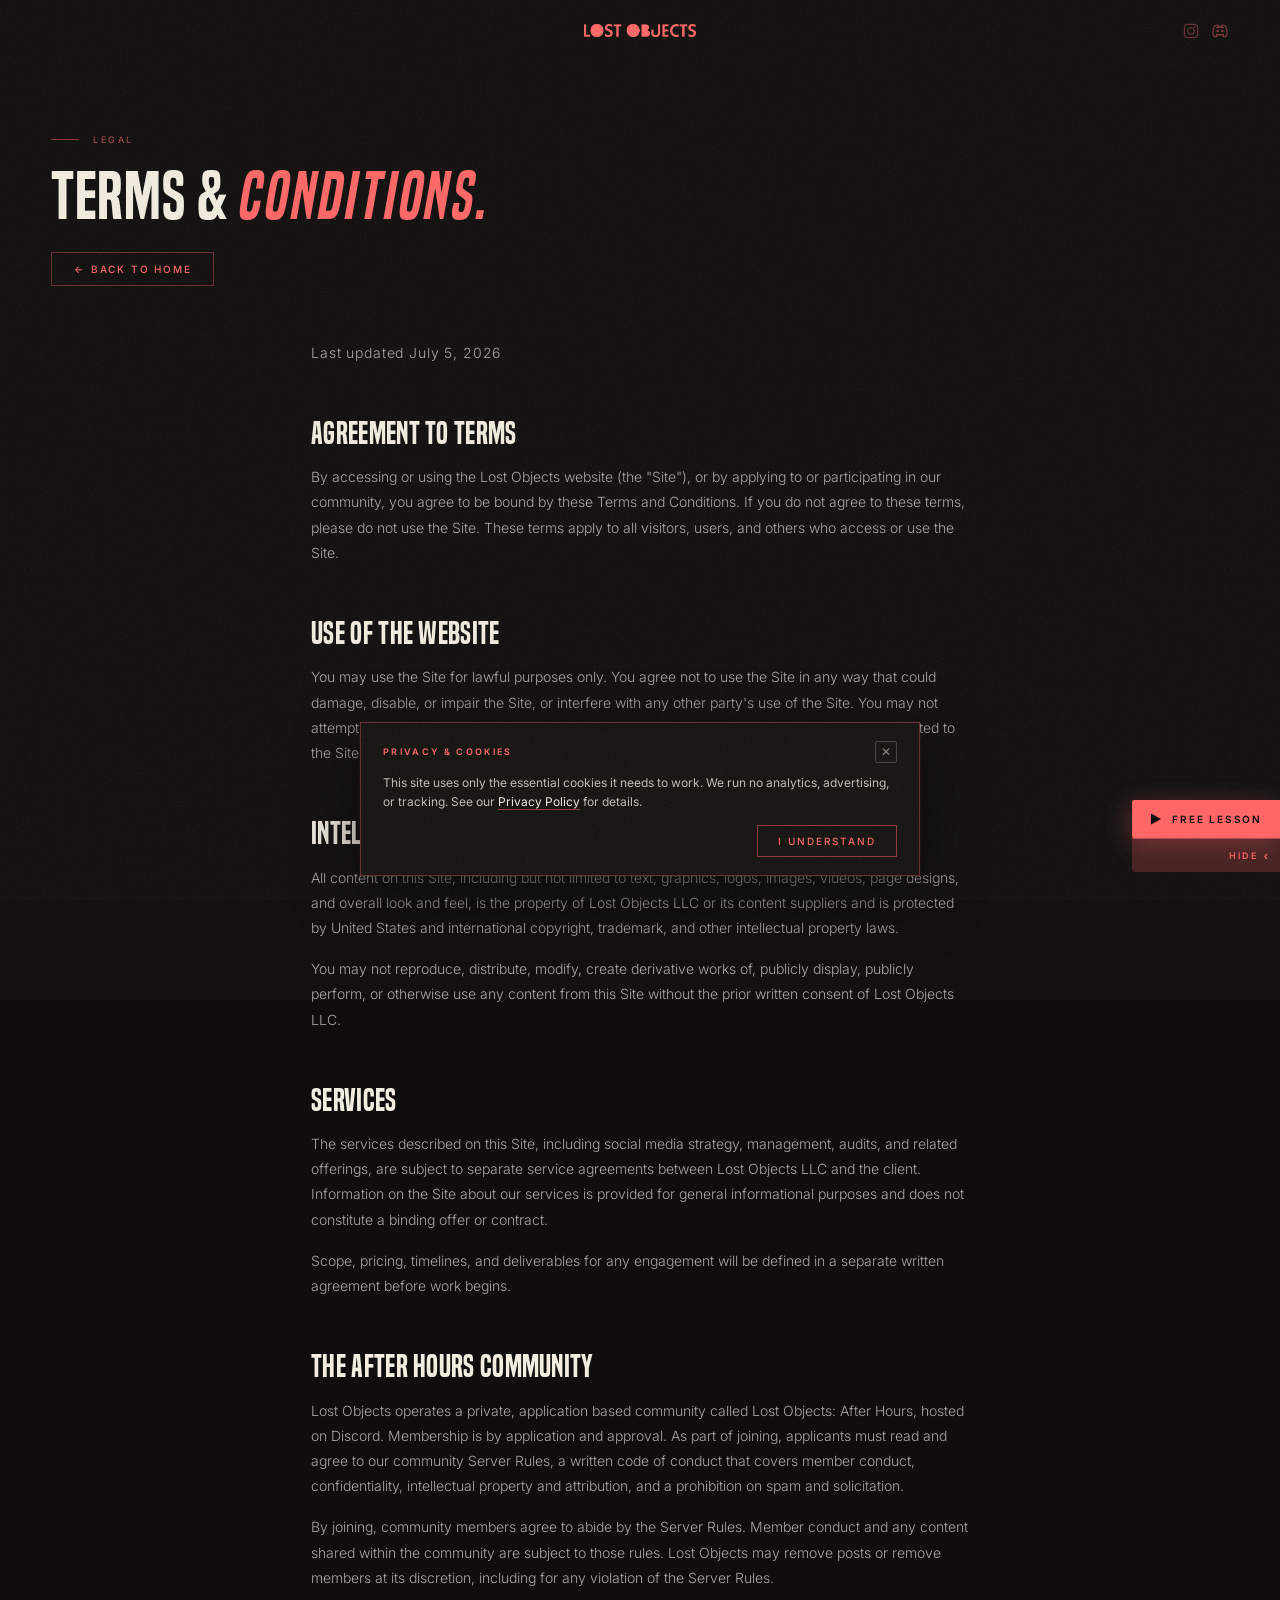
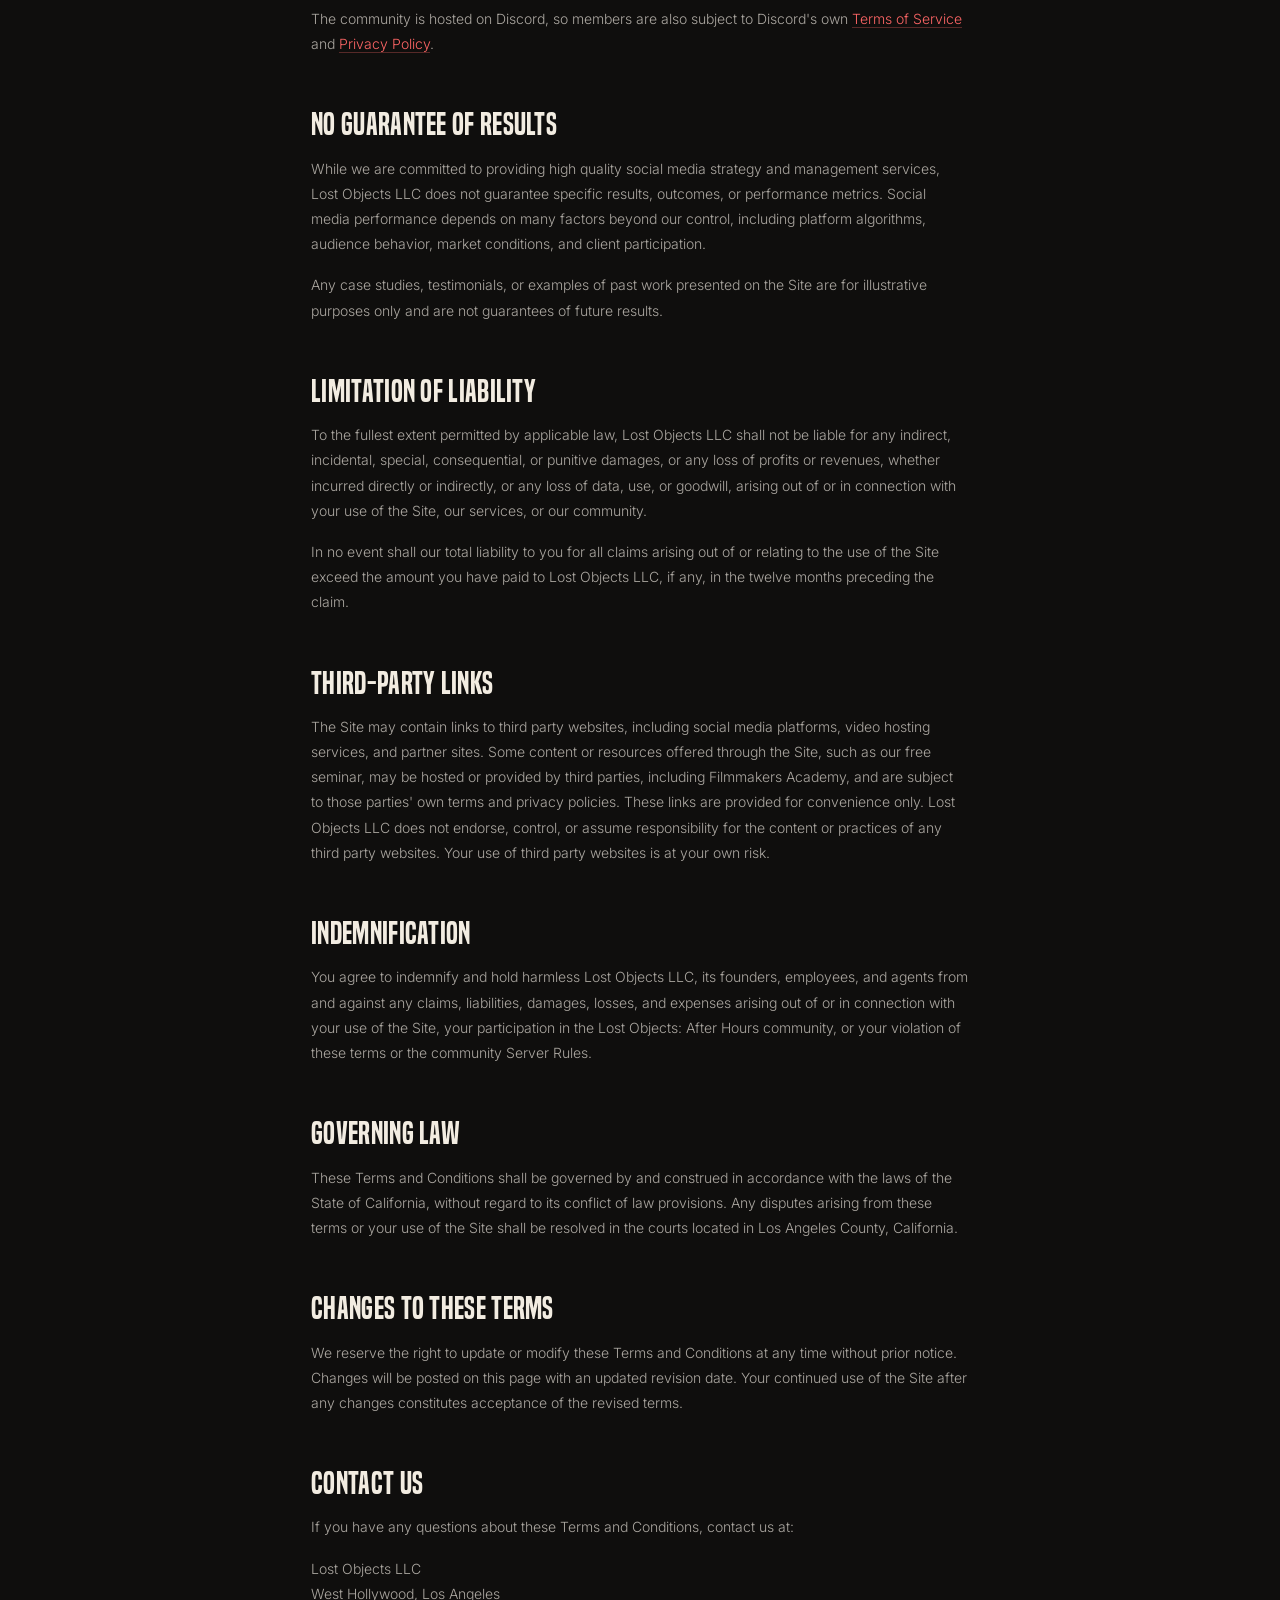
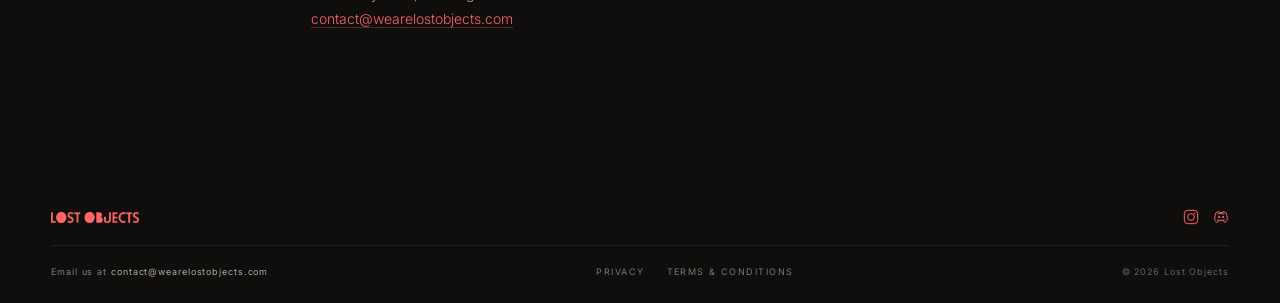
<file: terms.html>
<!DOCTYPE html>
<html lang="en">
<head>
  <meta charset="UTF-8" />
  <meta name="viewport" content="width=device-width, initial-scale=1.0" />
  <meta name="theme-color" content="#0f0e0d" />
  <title>Terms &amp; Conditions — Lost Objects</title>
  <meta name="description" content="Terms and conditions for Lost Objects LLC. Terms of use for our website and services." />
  <link rel="canonical" href="https://wearelostobjects.com/terms" />
  <link rel="icon" href="/favicon.ico" sizes="any" />
  <link rel="icon" type="image/png" sizes="32x32" href="/images/favicon-32.png" />
  <link rel="icon" type="image/png" sizes="16x16" href="/images/favicon-16.png" />
  <link rel="apple-touch-icon" href="/images/apple-touch-icon.png" />
  <script type="application/ld+json">
  {
    "@context": "https://schema.org",
    "@type": "Organization",
    "name": "Lost Objects",
    "url": "https://wearelostobjects.com/",
    "logo": "https://wearelostobjects.com/images/og-image.jpg",
    "sameAs": [
      "https://www.instagram.com/wearelostobjects/",
      "https://discord.gg/ZqGhVfJu2a"
    ]
  }
  </script>
  <!-- Open Graph / Social Sharing -->
  <meta property="og:type" content="website" />
  <meta property="og:url" content="https://wearelostobjects.com/terms" />
  <meta property="og:title" content="Lost Objects, social media for the creative industry" />
  <meta property="og:description" content="Strategy, content, education, and a private community for creatives. Built by people who came up on set." />
  <meta property="og:image" content="https://wearelostobjects.com/images/og-image.jpg" />
  <meta property="og:image:width" content="1200" />
  <meta property="og:image:height" content="630" />
  <meta property="og:site_name" content="Lost Objects" />
  <meta property="og:locale" content="en_US" />
  <!-- Twitter Card -->
  <meta name="twitter:card" content="summary_large_image" />
  <meta name="twitter:url" content="https://wearelostobjects.com/terms" />
  <meta name="twitter:title" content="Lost Objects, social media for the creative industry" />
  <meta name="twitter:description" content="Strategy, content, education, and a private community for creatives. Built by people who came up on set." />
  <meta name="twitter:image" content="https://wearelostobjects.com/images/og-image.jpg" />
  <link rel="preconnect" href="https://fonts.googleapis.com" />
  <link rel="preconnect" href="https://fonts.gstatic.com" crossorigin />
  <link href="https://fonts.googleapis.com/css2?family=Fraunces:opsz,wght@9..144,400;9..144,500;9..144,600;9..144,700&family=Inter:wght@200;300;400;500;600&display=swap" rel="stylesheet" />
  <link rel="stylesheet" href="/fonts.css" />
  <style>
    *, *::before, *::after { margin: 0; padding: 0; box-sizing: border-box; }
    html { scroll-behavior: smooth; }
    a { text-decoration: none; color: inherit; }

    :root {
      --pink:  #FF6666;
      --cream: #F0E8DC;
      --bg:    #0f0e0d;
      --bg2:   #161514;
      --bg3:   #1c1a19;
      --fg:    #f2ece1;
      --fg2:   rgba(232,226,217,0.72);
      --fg3:   rgba(232,226,217,0.44);
      --fg4:   rgba(232,226,217,0.14);
      --display: 'Built Titling', 'Arial Narrow', sans-serif;
      --accent-serif: 'Fraunces', Georgia, serif;
      --sans:  'Inter', system-ui, sans-serif;
      --max:   1380px;
      --pad:   clamp(20px, 4vw, 60px);
      --nav-h: 62px;
    }

    body {
      background: var(--bg);
      color: var(--fg);
      font-family: var(--sans);
      font-weight: 400;
      font-optical-sizing: auto;
      -webkit-font-smoothing: antialiased;
      overflow-x: hidden;
    }

    /* BANDING DITHER — static fine-noise overlay
       Breaks up 8-bit tonal steps in the large near-black gradients (hero
       background, dark section washes, footer coral) so they read smooth on
       wide-gamut / high-bit-depth / OLED panels, the way film grain hides
       banding. SEPARATE from and additive to the animated .grain film texture
       below: it does NOT animate (no flicker, no change to compositing) and
       does NOT alter the gradients themselves. Higher noise frequency + very
       low opacity than the grain keeps it invisible as texture while still
       dithering the tonal steps. Tune via the opacity below — raise a touch if
       banding still shows on very large panels, lower if the grain reads
       heavier. */
    body::after {
      content: "";
      position: fixed;
      inset: 0;
      pointer-events: none;
      z-index: 9999;
      opacity: 0.04;
      background-image: url("data:image/svg+xml,%3Csvg xmlns='http://www.w3.org/2000/svg' width='300' height='300'%3E%3Cfilter id='d'%3E%3CfeTurbulence type='fractalNoise' baseFrequency='0.9' numOctaves='2' stitchTiles='stitch'/%3E%3CfeColorMatrix type='saturate' values='0'/%3E%3C/filter%3E%3Crect width='300' height='300' filter='url(%23d)'/%3E%3C/svg%3E");
    }

    /* GRAIN — living film grain via POSITION drift only. Opacity is CONSTANT
       (0.048); nothing animates opacity or exposure, so there is no flicker or
       edge popping on 4K / OLED. The drift is the COMPOUND of two GPU translate3d
       animations with different, non-harmonic periods (7.3s on the layer, 11.9s
       on its child) and irregular, non-uniform waypoints. Because those periods
       only re-align every ~14 minutes, the combined motion never reads as a clean
       repeating loop — it wanders erratically and organically, the way real grain
       does. Max combined offset (~27px) stays far inside the 100px bleed, so the
       grain edges never enter the viewport at any size (incl. portrait). Both
       layers move only via translate3d (no repaint). Strength / coverage / mood
       unchanged (opacity 0.048, same 400x400 desaturated fractal-noise tile). */
    .grain {
      position: fixed; inset: -100px;
      width: calc(100% + 200px); height: calc(100% + 200px);
      opacity: 0.048; pointer-events: none; z-index: 9999;
      will-change: transform;
      animation: grainDriftA 7.3s linear infinite;
    }
    .grain > i {
      position: absolute; inset: 0;
      background-image: url("data:image/svg+xml,%3Csvg xmlns='http://www.w3.org/2000/svg' width='400' height='400'%3E%3Cfilter id='n'%3E%3CfeTurbulence type='fractalNoise' baseFrequency='0.78' numOctaves='4' stitchTiles='stitch'/%3E%3CfeColorMatrix type='saturate' values='0'/%3E%3C/filter%3E%3Crect width='400' height='400' filter='url(%23n)'/%3E%3C/svg%3E");
      will-change: transform;
      animation: grainDriftB 11.9s linear infinite;
    }
    /* Irregular, non-uniform waypoints (uneven % stops, varied offsets) so each
       drift already avoids a clean rhythm; composed together they read as random. */
    @keyframes grainDriftA {
      0%   { transform: translate3d(0, 0, 0); }
      13%  { transform: translate3d(-11px, 6px, 0); }
      27%  { transform: translate3d(7px, 13px, 0); }
      41%  { transform: translate3d(15px, -4px, 0); }
      58%  { transform: translate3d(-6px, -12px, 0); }
      69%  { transform: translate3d(-14px, 3px, 0); }
      82%  { transform: translate3d(4px, 10px, 0); }
      93%  { transform: translate3d(9px, -7px, 0); }
      100% { transform: translate3d(0, 0, 0); }
    }
    @keyframes grainDriftB {
      0%   { transform: translate3d(0, 0, 0); }
      11%  { transform: translate3d(8px, -9px, 0); }
      24%  { transform: translate3d(-5px, -3px, 0); }
      39%  { transform: translate3d(-12px, 8px, 0); }
      52%  { transform: translate3d(3px, 12px, 0); }
      63%  { transform: translate3d(11px, 5px, 0); }
      76%  { transform: translate3d(6px, -11px, 0); }
      88%  { transform: translate3d(-9px, -6px, 0); }
      100% { transform: translate3d(0, 0, 0); }
    }

    /* NAV */
    nav {
      position: fixed; top: 0; left: 0; right: 0;
      z-index: 200; height: var(--nav-h);
      background: transparent;
      border-bottom: 1px solid transparent;
      transition: background 0.4s, border-color 0.4s, backdrop-filter 0.4s;
    }
    nav.scrolled {
      background: rgba(15,14,13,0.9);
      border-bottom-color: var(--fg4);
      backdrop-filter: blur(14px);
      -webkit-backdrop-filter: blur(14px);
    }
    .nav-inner {
      max-width: var(--max);
      margin: 0 auto;
      padding: 0 var(--pad);
      height: 100%;
      display: flex;
      align-items: center;
      justify-content: center;
      position: relative;
    }
    .nav-logo-link {
      display: flex;
      align-items: center;
      line-height: 0;
    }
    .nav-logo {
      display: block;
      height: 14px;
      width: auto;
      /* ~8:1 wordmark: 14px tall ≈ the old 13px cap-height footprint.
         Backstop so it never crowds the icons on tiny screens; object-fit
         keeps aspect ratio (no stretch) if the width cap ever engages. */
      max-width: min(150px, 46vw);
      object-fit: contain;
    }
    .nav-ig {
      position: absolute;
      right: calc(var(--pad) + 30px);
      display: flex;
      align-items: center;
      opacity: 0.45;
      transition: opacity 0.2s;
    }
    .nav-ig:hover {
      opacity: 1;
    }
    .nav-dc {
      position: absolute;
      right: var(--pad);
    }

    /* PAGE HEADER */
    .page-header {
      padding: calc(var(--nav-h) + clamp(48px, 8vh, 80px)) var(--pad) clamp(40px, 6vh, 64px);
      max-width: var(--max);
      margin: 0 auto;
    }
    .page-eyebrow {
      display: flex;
      align-items: center;
      gap: 14px;
      margin-bottom: 20px;
    }
    .eyebrow-line { width: 28px; height: 1px; background: var(--pink); opacity: 0.5; }
    .eyebrow-text { font-size: 9px; letter-spacing: 0.28em; text-transform: uppercase; color: var(--pink); opacity: 0.7; }
    .page-title {
      font-family: var(--display);
      font-size: clamp(36px, 5vw, 64px);
      font-weight: 600;
      line-height: 0.98;
      letter-spacing: 0.01em;
      color: var(--fg);
    }
    .page-title em { font-style: italic; color: var(--pink); }
    .back-btn {
      display: inline-block;
      margin-top: 24px;
      font-size: 10px;
      font-weight: 500;
      letter-spacing: 0.18em;
      text-transform: uppercase;
      color: var(--pink);
      border: 1px solid rgba(255,102,102,0.35);
      padding: 10px 22px;
      transition: background 0.2s, color 0.2s;
    }
    .back-btn:hover { background: var(--pink); color: var(--bg); }
    .pill-label { display:inline-block; font-family: var(--sans); font-size:9px; font-weight:500; letter-spacing:0.2em; text-transform:uppercase; color: var(--pink); border:1px solid rgba(255,102,102,0.4); border-radius:0; padding:5px 14px; }

    /* CONTENT */
    .legal-content {
      max-width: 760px;
      margin: 0 auto;
      padding: 0 var(--pad) clamp(80px, 12vh, 140px);
    }
    .legal-content h2 {
      font-family: var(--display);
      font-size: clamp(22px, 3vw, 30px);
      font-weight: 600;
      letter-spacing: 0.01em;
      line-height: 0.98;
      color: var(--fg);
      margin: clamp(40px, 6vh, 56px) 0 16px;
    }
    .legal-content h2:first-child { margin-top: 0; }
    .legal-content p {
      font-size: 14px;
      font-weight: 300;
      color: var(--fg2);
      line-height: 1.8;
      margin-bottom: 16px;
    }
    .legal-content ul {
      list-style: none;
      margin-bottom: 16px;
      padding-left: 0;
    }
    .legal-content li {
      font-size: 14px;
      font-weight: 300;
      color: var(--fg2);
      line-height: 1.8;
      padding-left: 20px;
      position: relative;
    }
    .legal-content li::before {
      content: '';
      position: absolute;
      left: 0;
      top: 11px;
      width: 5px;
      height: 1px;
      background: var(--pink);
      opacity: 0.5;
    }
    .legal-content a {
      color: var(--pink);
      border-bottom: 1px solid rgba(255,102,102,0.3);
      transition: border-color 0.2s;
    }
    .legal-content a:hover { border-color: var(--pink); }
    .legal-updated {
      font-size: 11px;
      font-weight: 400;
      color: var(--fg3);
      letter-spacing: 0.06em;
      margin-bottom: 40px;
    }

    /* FOOTER */
    footer { border: none; }
    .foot-inner { max-width: var(--max); margin: 0 auto; padding: clamp(40px, 6vh, 64px) var(--pad) 26px; display: flex; flex-direction: column; gap: 0; }
    .foot-top { display: flex; justify-content: space-between; align-items: center; flex-wrap: wrap; gap: 16px; padding-bottom: 20px; border-bottom: 1px solid rgba(232,226,217,0.08); }
    .foot-logo { display: flex; align-items: center; line-height: 0; }
    .foot-logo img { display: block; height: 11px; width: auto; max-width: min(140px, 50vw); object-fit: contain; }
    .foot-ig {
      display: flex;
      align-items: center;
      color: rgba(232,226,217,0.5);
      transition: color 0.2s;
    }
    .foot-ig:hover { color: var(--pink); }
    .foot-social { display: flex; align-items: center; gap: 14px; }
    .foot-bot { display: flex; justify-content: space-between; align-items: center; flex-wrap: wrap; gap: 16px; padding-top: 20px; }
    .foot-email { font-size: 9px; letter-spacing: 0.1em; color: rgba(232,226,217,0.55); }
    .foot-mail-lnk { color: rgba(232,226,217,0.75); border-bottom: none; transition: color 0.2s; }
    .foot-mail-lnk:hover { color: var(--pink); }
    .foot-legal { display: flex; gap: 22px; flex-wrap: wrap; }
    .foot-lnk { font-size: 9px; letter-spacing: 0.16em; text-transform: uppercase; color: rgba(232,226,217,0.5); transition: color 0.2s; }
    .foot-lnk:hover { color: var(--fg2); }
    .foot-copy { font-size: 9px; letter-spacing: 0.1em; color: rgba(232,226,217,0.4); }

    @media (max-width: 768px) {
      :root { --nav-h: 56px; }
      .foot-top, .foot-bot { flex-direction: column; gap: 12px; text-align: center; }
    }
    /* ---- Mobile usability polish ----
       Larger invisible tap areas via ::after overlays (icons and text stay the
       same size, layout unchanged) plus a small legibility floor for micro-labels.
       Scoped to mobile; desktop is untouched. */
    @media (max-width: 768px) {
      .foot-ig, .foot-lnk, .foot-mail-lnk { position: relative; }
      .foot-lnk, .foot-mail-lnk { display: inline-block; }
      .nav-ig::after, .nav-dc::after, .foot-ig::after,
      .foot-lnk::after, .foot-mail-lnk::after {
        content: ""; position: absolute; top: 50%; left: 50%;
        transform: translate(-50%, -50%);
        width: 100%; min-width: 44px; height: 44px;
      }
      .foot-lnk, .foot-copy, .foot-email, .eyebrow-text { font-size: 10px; }
    }
  </style>
</head>
<body>

<div class="grain"><i></i></div>

<!-- NAV -->
<nav>
  <div class="nav-inner">
    <a href="index.html" class="nav-logo-link" aria-label="Lost Objects — back to home">
      <img src="images/logo-nav.png" alt="Lost Objects" class="nav-logo">
    </a>
    <a href="https://www.instagram.com/wearelostobjects/" target="_blank" rel="noopener noreferrer" class="nav-ig" aria-label="Instagram">
      <svg width="16" height="16" viewBox="0 0 24 24" fill="none" xmlns="http://www.w3.org/2000/svg">
        <rect x="2" y="2" width="20" height="20" rx="5" stroke="#FF6666" stroke-width="1.5"/>
        <circle cx="12" cy="12" r="5" stroke="#FF6666" stroke-width="1.5"/>
        <circle cx="17.5" cy="6.5" r="1.2" fill="#FF6666"/>
      </svg>
    </a>
    <a href="https://discord.gg/ZqGhVfJu2a" target="_blank" aria-label="Discord" rel="noopener noreferrer" class="nav-dc" style="display:flex;align-items:center;opacity:0.5;transition:opacity 0.2s;" onmouseover="this.style.opacity='1'" onmouseout="this.style.opacity='0.5'">
      <svg width="18" height="18" viewBox="0 0 24 24" fill="none" stroke="#FF6666" stroke-width="1.5" stroke-linecap="round" stroke-linejoin="round" xmlns="http://www.w3.org/2000/svg">
        <circle cx="9" cy="12" r="1"/>
        <circle cx="15" cy="12" r="1"/>
        <path d="M7.5 7.5c3.5 -1 5.5 -1 9 0"/>
        <path d="M7 16.5c3.5 1 6.5 1 10 0"/>
        <path d="M15.5 17c0 1 1.5 3 2 3c1.5 0 2.833 -1.667 3.5 -3c.667 -1.667 .5 -5.833 -1.5 -11.5c-1.457 -1.015 -3 -1.34 -4.5 -1.5l-.972 1.923a11.913 11.913 0 0 0 -4.053 0l-.975 -1.923c-1.5 .16 -3.043 .485 -4.5 1.5c-2 5.667 -2.167 9.833 -1.5 11.5c.667 1.333 2 3 3.5 3c.5 0 2 -2 2 -3"/>
      </svg>
    </a>
  </div>
</nav>

<!-- PAGE HEADER -->
<header class="page-header">
  <div class="page-eyebrow">
    <div class="eyebrow-line"></div>
    <span class="eyebrow-text">Legal</span>
  </div>
  <h1 class="page-title">Terms &amp; <em>Conditions.</em></h1>
  <a href="index.html" class="back-btn">&larr; Back to Home</a>
</header>

<!-- CONTENT -->
<div class="legal-content">
  <p class="legal-updated">Last updated July 5, 2026</p>

  <h2>Agreement to terms</h2>
  <p>By accessing or using the Lost Objects website (the "Site"), or by applying to or participating in our community, you agree to be bound by these Terms and Conditions. If you do not agree to these terms, please do not use the Site. These terms apply to all visitors, users, and others who access or use the Site.</p>

  <h2>Use of the website</h2>
  <p>You may use the Site for lawful purposes only. You agree not to use the Site in any way that could damage, disable, or impair the Site, or interfere with any other party's use of the Site. You may not attempt to gain unauthorized access to any part of the Site or any systems or networks connected to the Site.</p>

  <h2>Intellectual property</h2>
  <p>All content on this Site, including but not limited to text, graphics, logos, images, videos, page designs, and overall look and feel, is the property of Lost Objects LLC or its content suppliers and is protected by United States and international copyright, trademark, and other intellectual property laws.</p>
  <p>You may not reproduce, distribute, modify, create derivative works of, publicly display, publicly perform, or otherwise use any content from this Site without the prior written consent of Lost Objects LLC.</p>

  <h2>Services</h2>
  <p>The services described on this Site, including social media strategy, management, audits, and related offerings, are subject to separate service agreements between Lost Objects LLC and the client. Information on the Site about our services is provided for general informational purposes and does not constitute a binding offer or contract.</p>
  <p>Scope, pricing, timelines, and deliverables for any engagement will be defined in a separate written agreement before work begins.</p>

  <h2>The After Hours community</h2>
  <p>Lost Objects operates a private, application based community called Lost Objects: After Hours, hosted on Discord. Membership is by application and approval. As part of joining, applicants must read and agree to our community Server Rules, a written code of conduct that covers member conduct, confidentiality, intellectual property and attribution, and a prohibition on spam and solicitation.</p>
  <p>By joining, community members agree to abide by the Server Rules. Member conduct and any content shared within the community are subject to those rules. Lost Objects may remove posts or remove members at its discretion, including for any violation of the Server Rules.</p>
  <p>The community is hosted on Discord, so members are also subject to Discord's own <a href="https://discord.com/terms" target="_blank" rel="noopener noreferrer">Terms of Service</a> and <a href="https://discord.com/privacy" target="_blank" rel="noopener noreferrer">Privacy Policy</a>.</p>

  <h2>No guarantee of results</h2>
  <p>While we are committed to providing high quality social media strategy and management services, Lost Objects LLC does not guarantee specific results, outcomes, or performance metrics. Social media performance depends on many factors beyond our control, including platform algorithms, audience behavior, market conditions, and client participation.</p>
  <p>Any case studies, testimonials, or examples of past work presented on the Site are for illustrative purposes only and are not guarantees of future results.</p>

  <h2>Limitation of liability</h2>
  <p>To the fullest extent permitted by applicable law, Lost Objects LLC shall not be liable for any indirect, incidental, special, consequential, or punitive damages, or any loss of profits or revenues, whether incurred directly or indirectly, or any loss of data, use, or goodwill, arising out of or in connection with your use of the Site, our services, or our community.</p>
  <p>In no event shall our total liability to you for all claims arising out of or relating to the use of the Site exceed the amount you have paid to Lost Objects LLC, if any, in the twelve months preceding the claim.</p>

  <h2>Third-party links</h2>
  <p>The Site may contain links to third party websites, including social media platforms, video hosting services, and partner sites. Some content or resources offered through the Site, such as our free seminar, may be hosted or provided by third parties, including Filmmakers Academy, and are subject to those parties' own terms and privacy policies. These links are provided for convenience only. Lost Objects LLC does not endorse, control, or assume responsibility for the content or practices of any third party websites. Your use of third party websites is at your own risk.</p>

  <h2>Indemnification</h2>
  <p>You agree to indemnify and hold harmless Lost Objects LLC, its founders, employees, and agents from and against any claims, liabilities, damages, losses, and expenses arising out of or in connection with your use of the Site, your participation in the Lost Objects: After Hours community, or your violation of these terms or the community Server Rules.</p>

  <h2>Governing law</h2>
  <p>These Terms and Conditions shall be governed by and construed in accordance with the laws of the State of California, without regard to its conflict of law provisions. Any disputes arising from these terms or your use of the Site shall be resolved in the courts located in Los Angeles County, California.</p>

  <h2>Changes to these terms</h2>
  <p>We reserve the right to update or modify these Terms and Conditions at any time without prior notice. Changes will be posted on this page with an updated revision date. Your continued use of the Site after any changes constitutes acceptance of the revised terms.</p>

  <h2>Contact us</h2>
  <p>If you have any questions about these Terms and Conditions, contact us at:</p>
  <p>Lost Objects LLC<br>West Hollywood, Los Angeles<br><a href="mailto:contact@wearelostobjects.com">contact@wearelostobjects.com</a></p>
</div>

<!-- FOOTER -->
<footer>
  <div class="foot-inner">
    <div class="foot-top">
      <a href="#top" class="foot-logo" aria-label="Lost Objects — back to top">
        <img src="images/logo-nav.png" alt="Lost Objects">
      </a>
      <div class="foot-social">
        <a href="https://www.instagram.com/wearelostobjects/" target="_blank" rel="noopener noreferrer" class="foot-ig" aria-label="Instagram">
          <svg width="16" height="16" viewBox="0 0 24 24" fill="none" xmlns="http://www.w3.org/2000/svg">
            <rect x="2" y="2" width="20" height="20" rx="5" stroke="#FF6666" stroke-width="1.5"/>
            <circle cx="12" cy="12" r="5" stroke="#FF6666" stroke-width="1.5"/>
            <circle cx="17.5" cy="6.5" r="1.2" fill="#FF6666"/>
          </svg>
        </a>
        <a href="https://discord.gg/ZqGhVfJu2a" target="_blank" rel="noopener noreferrer" class="foot-ig" aria-label="Discord">
          <svg width="16" height="16" viewBox="0 0 24 24" fill="none" stroke="#FF6666" stroke-width="1.5" stroke-linecap="round" stroke-linejoin="round" xmlns="http://www.w3.org/2000/svg">
            <circle cx="9" cy="12" r="1"/>
            <circle cx="15" cy="12" r="1"/>
            <path d="M7.5 7.5c3.5 -1 5.5 -1 9 0"/>
            <path d="M7 16.5c3.5 1 6.5 1 10 0"/>
            <path d="M15.5 17c0 1 1.5 3 2 3c1.5 0 2.833 -1.667 3.5 -3c.667 -1.667 .5 -5.833 -1.5 -11.5c-1.457 -1.015 -3 -1.34 -4.5 -1.5l-.972 1.923a11.913 11.913 0 0 0 -4.053 0l-.975 -1.923c-1.5 .16 -3.043 .485 -4.5 1.5c-2 5.667 -2.167 9.833 -1.5 11.5c.667 1.333 2 3 3.5 3c.5 0 2 -2 2 -3"/>
          </svg>
        </a>
      </div>
    </div>
    <div class="foot-bot">
      <div class="foot-email">Email us at <a href="mailto:contact@wearelostobjects.com" class="foot-mail-lnk">contact@wearelostobjects.com</a></div>
      <div class="foot-legal">
        <a href="privacy.html" class="foot-lnk" target="_blank" rel="noopener noreferrer">Privacy</a>
        <a href="terms.html" class="foot-lnk" target="_blank" rel="noopener noreferrer">Terms &amp; Conditions</a>
      </div>
      <div class="foot-copy">&copy; 2026 Lost Objects</div>
    </div>
  </div>
</footer>

<script>
  /* NAV SCROLL */
  const navEl = document.querySelector('nav');
  window.addEventListener('scroll', () => {
    navEl.classList.toggle('scrolled', window.scrollY > 40);
  });
</script>
<script src="cookie-notice.js"></script>
<script src="lead-popup.js"></script>
</body>
</html>
</file>
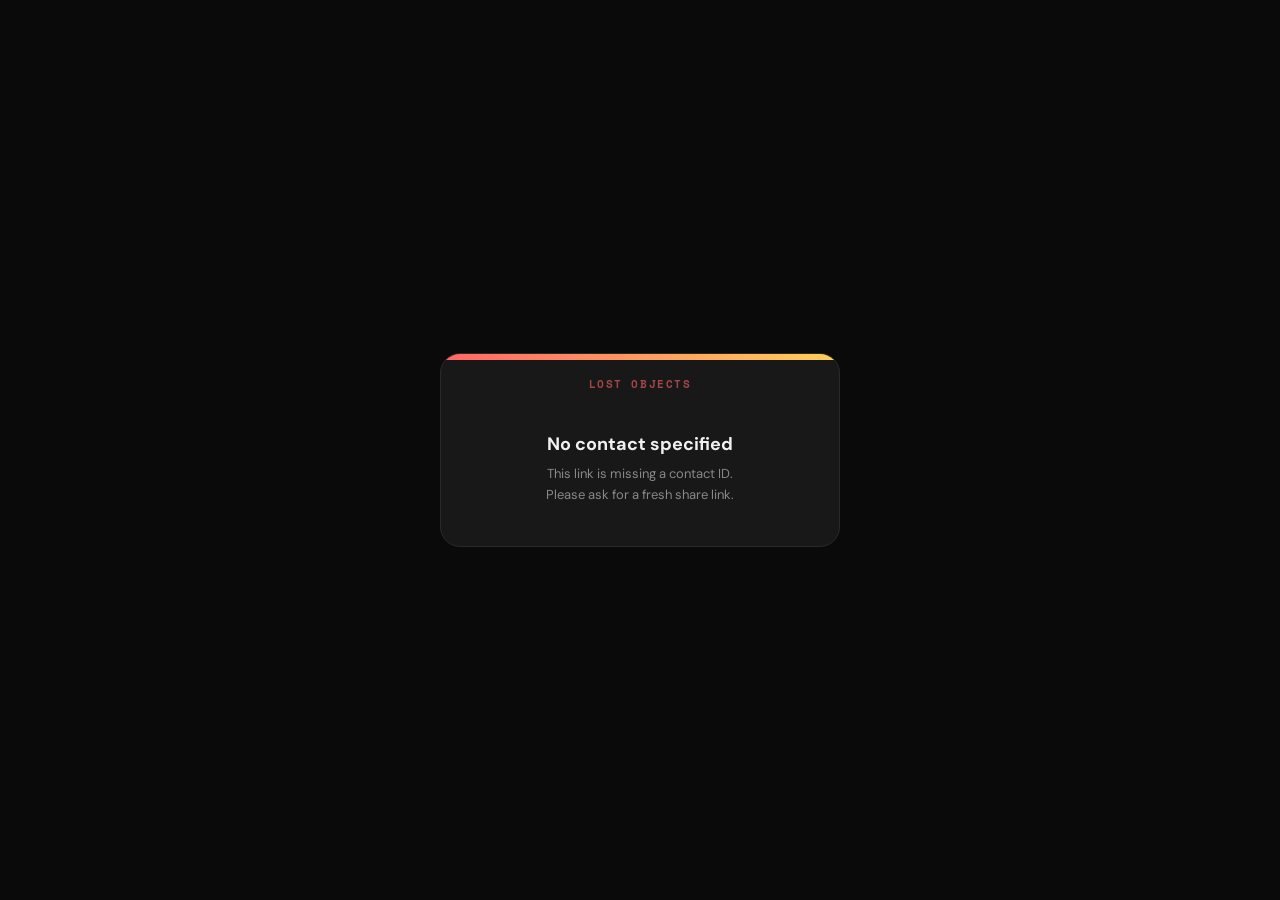
<file: crm/share.html>
<!DOCTYPE html>
<html lang="en">
<head>
<meta charset="UTF-8"/>
<meta name="viewport" content="width=device-width, initial-scale=1.0"/>
<title>Contact — Lost Objects</title>
<link rel="preconnect" href="https://fonts.googleapis.com"/>
<link rel="preconnect" href="https://fonts.gstatic.com" crossorigin/>
<link href="https://fonts.googleapis.com/css2?family=DM+Sans:wght@300;400;500;600&family=Space+Mono:wght@400;700&display=swap" rel="stylesheet"/>
<style>
  *,*::before,*::after{box-sizing:border-box;margin:0;padding:0;}
  html{font-size:15px;-webkit-font-smoothing:antialiased;}
  body{
    font-family:'DM Sans',sans-serif;
    background:#0A0A0A;
    color:#F0F0F0;
    min-height:100vh;
    display:flex;
    flex-direction:column;
    align-items:center;
    justify-content:center;
    padding:24px;
  }
  .card{
    background:#181818;
    border:1px solid #2A2A2A;
    border-radius:20px;
    width:100%;
    max-width:400px;
    overflow:hidden;
    animation:rise .4s ease;
  }
  @keyframes rise{from{opacity:0;transform:translateY(16px);}to{opacity:1;transform:translateY(0);}}

  /* header band */
  .card-band{
    height:6px;
    background:linear-gradient(90deg,#FF6666,#FFCF5A);
  }

  /* logo bar */
  .card-logo-bar{
    display:flex;
    align-items:center;
    justify-content:center;
    gap:8px;
    padding:16px 24px 0;
  }
  .card-logo-mark{
    font-family:'Space Mono',monospace;
    font-size:11px;
    font-weight:700;
    letter-spacing:.14em;
    color:#FF6666;
    text-transform:uppercase;
    opacity:.6;
  }

  /* avatar */
  .card-avatar-wrap{
    display:flex;
    justify-content:center;
    padding:20px 24px 0;
  }
  .card-avatar{
    width:72px;
    height:72px;
    border-radius:50%;
    display:flex;
    align-items:center;
    justify-content:center;
    font-family:'Space Mono',monospace;
    font-size:26px;
    font-weight:700;
    color:#fff;
    border:3px solid #222;
    font-size:28px;
  }

  /* name block */
  .card-name-block{
    text-align:center;
    padding:14px 24px 0;
  }
  .card-name{
    font-size:22px;
    font-weight:600;
    letter-spacing:-.02em;
    margin-bottom:4px;
  }
  .card-company{
    font-size:13px;
    color:#888;
    line-height:1.4;
  }
  .card-badge{
    display:inline-flex;
    align-items:center;
    gap:5px;
    font-size:11px;
    font-weight:600;
    padding:3px 10px;
    border-radius:20px;
    background:rgba(255,102,102,.1);
    color:#FF6666;
    border:1px solid rgba(255,102,102,.25);
    margin-top:8px;
  }
  .badge-dot{
    width:5px;height:5px;border-radius:50%;
    background:#FF6666;
    animation:pulse 2s infinite;
  }
  @keyframes pulse{0%,100%{opacity:1;}50%{opacity:.3;}}

  /* info rows */
  .card-info{
    padding:18px 24px;
    border-top:1px solid #222;
    margin-top:18px;
    display:flex;
    flex-direction:column;
    gap:12px;
  }
  .info-row{
    display:flex;
    align-items:center;
    gap:12px;
  }
  .info-icon{
    width:34px;
    height:34px;
    background:#222;
    border-radius:10px;
    display:flex;
    align-items:center;
    justify-content:center;
    flex-shrink:0;
    color:#888;
    font-size:14px;
  }
  .info-content{flex:1;min-width:0;}
  .info-label{font-size:10px;color:#666;letter-spacing:.06em;text-transform:uppercase;margin-bottom:2px;}
  .info-value{
    font-size:14px;
    color:#F0F0F0;
    overflow:hidden;
    text-overflow:ellipsis;
    white-space:nowrap;
  }
  .info-value a{color:#FF6666;text-decoration:none;}
  .info-value a:hover{text-decoration:underline;}

  /* tags */
  .card-tags{
    padding:0 24px 18px;
    display:flex;
    flex-wrap:wrap;
    gap:6px;
  }
  .tag{
    font-size:11px;
    font-weight:500;
    padding:3px 10px;
    border-radius:20px;
    background:rgba(255,102,102,.1);
    color:#FF6666;
    border:1px solid rgba(255,102,102,.15);
  }

  /* action buttons */
  .card-actions{
    padding:0 24px 24px;
    display:flex;
    flex-direction:column;
    gap:10px;
  }
  .btn-save{
    width:100%;
    background:#FF6666;
    color:#fff;
    border:none;
    border-radius:12px;
    font-family:'Space Mono',monospace;
    font-size:12px;
    font-weight:700;
    letter-spacing:.1em;
    text-transform:uppercase;
    padding:14px;
    cursor:pointer;
    transition:background .2s,transform .1s;
    display:flex;
    align-items:center;
    justify-content:center;
    gap:8px;
  }
  .btn-save:hover{background:#ff5555;}
  .btn-save:active{transform:scale(.98);}
  .btn-copy{
    width:100%;
    background:transparent;
    color:#888;
    border:1px solid #2A2A2A;
    border-radius:12px;
    font-family:'DM Sans',sans-serif;
    font-size:13px;
    padding:12px;
    cursor:pointer;
    transition:all .2s;
    display:flex;
    align-items:center;
    justify-content:center;
    gap:8px;
  }
  .btn-copy:hover{border-color:#FF6666;color:#FF6666;}
  .btn-copy.copied{border-color:#50b880;color:#50b880;}

  /* footer */
  .card-footer{
    padding:14px 24px;
    border-top:1px solid #222;
    text-align:center;
    font-size:11px;
    color:#555;
    letter-spacing:.04em;
  }
  .card-footer span{color:#FF6666;opacity:.7;}

  /* not found state */
  .not-found{
    text-align:center;
    color:#888;
    padding:40px 20px;
  }
  .not-found h2{font-size:18px;color:#F0F0F0;margin-bottom:8px;}
  .not-found p{font-size:13px;line-height:1.6;}

  /* toast */
  .toast{
    position:fixed;bottom:20px;left:50%;
    transform:translateX(-50%) translateY(48px);
    background:#222;border:1px solid #333;border-radius:10px;
    color:#F0F0F0;font-size:13px;padding:9px 16px;
    transition:transform .25s;white-space:nowrap;
    display:flex;align-items:center;gap:7px;
    z-index:99;
  }
  .toast.show{transform:translateX(-50%) translateY(0);}
  .toast-dot{width:6px;height:6px;border-radius:50%;background:#FF6666;flex-shrink:0;}
</style>
</head>
<body>

<div class="card" id="card">
  <div class="card-band"></div>
  <div class="card-logo-bar">
    <span class="card-logo-mark">Lost Objects</span>
  </div>
  <div id="card-body">
    <div class="not-found">
      <h2>Loading…</h2>
    </div>
  </div>
</div>

<div class="toast" id="toast"><span class="toast-dot"></span><span id="toast-msg"></span></div>

<script>
// Read contact ID from URL
const params = new URLSearchParams(window.location.search);
const contactId = params.get('id');

// Load contacts from localStorage (same key as main app).
// Unified model: a contact's company is resolved via companyId.
let contacts = [], companies = [];
try { contacts  = JSON.parse(localStorage.getItem('lo-contacts-v4'))  || []; } catch {}
try { companies = JSON.parse(localStorage.getItem('lo-companies-v3')) || []; } catch {}
function companyNameOf(c){ const co = companies.find(x => x.id === c.companyId); return co ? co.name : ''; }

const TAG_LABELS = {
  'social-retainer':'Social Media Retainer','marketing-retainer':'Marketing Retainer',
  'social-audit':'Social Media Audit','marketing-audit':'Marketing Audit',
  'meta-ads':'Meta Ads','strategy-session':'Strategy Session',
  'content-creation':'Content Creation','brand-consulting':'Brand Consulting',
  'speaking':'Speaking Engagement','event':'Event',
  'instagram':'Instagram','youtube':'YouTube','facebook':'Facebook',
  'tiktok':'TikTok','threads':'Threads','x':'X / Twitter',
  'linkedin':'LinkedIn','podcast':'Podcast',
  'partner':'Partner','sponsor':'Sponsor','collab':'Collaborator',
  'referral':'Referral','repeat':'Repeat Client','press':'Press / Media',
  'met':'Met In Person','cold':'Cold Outreach','warm':'Warm Lead',
  'proposal':'Proposal Sent','contract':'Contract Sent',
  'negotiating':'In Negotiation','on-hold':'On Hold','wishlist':'Wishlist',
};

function ini(c){return((c.first||'?')[0]+(c.last||'?')[0]).toUpperCase();}
function esc(s){return String(s||'').replace(/&/g,'&amp;').replace(/</g,'&lt;').replace(/>/g,'&gt;');}

function avatarBg(cat){
  return {active:'#CC3333',prospects:'#A8892A',former:'#3A3A3A',contacts:'#444'}[cat]||'#444';
}

function render(c) {
  // Check if avatar is an emoji (from profile settings)
  const avatarContent = c.shareAvatar || ini(c);
  const isEmoji = /\p{Emoji}/u.test(avatarContent) && avatarContent.length <= 4;

  const tags = (c.tags||[]).filter(t=>TAG_LABELS[t]).map(t=>`<span class="tag">${TAG_LABELS[t]}</span>`).join('');
  const badge = (c.cat==='active'&&c.service)
    ? `<div class="card-badge"><span class="badge-dot"></span>${esc(c.service)}</div>` : '';

  document.getElementById('card-body').innerHTML = `
    <div class="card-avatar-wrap">
      <div class="card-avatar" style="background:${isEmoji?'#222':avatarBg(c.cat)};${isEmoji?'font-size:38px;':''}">
        ${esc(avatarContent)}
      </div>
    </div>
    <div class="card-name-block">
      <div class="card-name">${esc(c.first)} ${esc(c.last)}</div>
      <div class="card-company">${esc(companyNameOf(c))}</div>
      ${badge}
    </div>
    <div class="card-info">
      ${c.email ? `<div class="info-row">
        <div class="info-icon">✉</div>
        <div class="info-content">
          <div class="info-label">Email</div>
          <div class="info-value"><a href="mailto:${esc(c.email)}">${esc(c.email)}</a></div>
        </div>
      </div>` : ''}
      ${c.phone ? `<div class="info-row">
        <div class="info-icon">✆</div>
        <div class="info-content">
          <div class="info-label">Phone</div>
          <div class="info-value"><a href="tel:${esc(c.phone)}">${esc(c.phone)}</a></div>
        </div>
      </div>` : ''}
      ${c.website ? `<div class="info-row">
        <div class="info-icon">🔗</div>
        <div class="info-content">
          <div class="info-label">Web / Social</div>
          <div class="info-value">${esc(c.website)}</div>
        </div>
      </div>` : ''}
    </div>
    ${tags ? `<div class="card-tags">${tags}</div>` : ''}
    <div class="card-actions">
      <button class="btn-save" onclick="downloadVCard()">
        <svg width="16" height="16" viewBox="0 0 16 16" fill="none">
          <path d="M8 1v9M4 7l4 4 4-4" stroke="#fff" stroke-width="1.5" stroke-linecap="round" stroke-linejoin="round"/>
          <path d="M2 12v2h12v-2" stroke="#fff" stroke-width="1.5" stroke-linecap="round"/>
        </svg>
        Save to Contacts
      </button>
      <button class="btn-copy" id="copy-btn" onclick="copyAll()">
        <svg width="14" height="14" viewBox="0 0 14 14" fill="none">
          <rect x="4" y=".5" width="9.5" height="9.5" rx="1.5" stroke="currentColor" stroke-width="1.2"/>
          <path d="M.5 4.5v9h9" stroke="currentColor" stroke-width="1.2" stroke-linecap="round"/>
        </svg>
        Copy Contact Info
      </button>
    </div>
    <div class="card-footer">Shared via <span>Lost Objects</span></div>
  `;
}

function downloadVCard() {
  const c = contacts.find(x=>x.id===contactId);
  if (!c) return;

  // Build vCard 3.0 — universal format for iPhone & Android
  const lines = [
    'BEGIN:VCARD',
    'VERSION:3.0',
    `FN:${c.first||''} ${c.last||''}`.trim(),
    `N:${c.last||''};${c.first||''};;;`,
  ];
  const coName = companyNameOf(c);
  if (coName) {
    const parts = coName.split(/[—\-–]/);
    lines.push(`ORG:${parts[0].trim()}`);
    if (parts[1]) lines.push(`TITLE:${parts[1].trim()}`);
  }
  if (c.email)   lines.push(`EMAIL;TYPE=INTERNET:${c.email}`);
  if (c.phone)   lines.push(`TEL;TYPE=CELL:${c.phone}`);
  if (c.website) {
    const url = c.website.startsWith('http')?c.website:'https://'+c.website.replace(/^@/,'');
    lines.push(`URL:${url}`);
  }
  lines.push('END:VCARD');

  const blob = new Blob([lines.join('\r\n')], {type:'text/vcard;charset=utf-8'});
  const a = document.createElement('a');
  a.href = URL.createObjectURL(blob);
  a.download = `${(c.first||'contact').toLowerCase()}-${(c.last||'').toLowerCase()}.vcf`.replace(/\s+/g,'-');
  a.click();
  toast('Contact file downloaded — open it to save to your contacts.');
}

function copyAll() {
  const c = contacts.find(x=>x.id===contactId);
  if (!c) return;
  const lines = [
    `${c.first} ${c.last}`.trim(),
    companyNameOf(c),
    c.email   ? `Email: ${c.email}` : '',
    c.phone   ? `Phone: ${c.phone}` : '',
    c.website ? `Web: ${c.website}` : '',
  ].filter(Boolean).join('\n');
  navigator.clipboard.writeText(lines).then(()=>{
    const btn = document.getElementById('copy-btn');
    btn.classList.add('copied');
    btn.querySelector('span')||btn.insertAdjacentHTML('beforeend','');
    toast('Copied to clipboard!');
    setTimeout(()=>btn.classList.remove('copied'),2000);
  }).catch(()=>toast('Copy failed — try manually.'));
}

function toast(msg) {
  const t=document.getElementById('toast');
  document.getElementById('toast-msg').textContent=msg;
  t.classList.add('show');
  setTimeout(()=>t.classList.remove('show'),3200);
}

// Main render
if (!contactId) {
  document.getElementById('card-body').innerHTML = `
    <div class="not-found">
      <h2>No contact specified</h2>
      <p>This link is missing a contact ID.<br>Please ask for a fresh share link.</p>
    </div>`;
} else {
  const c = contacts.find(x=>x.id===contactId);
  if (!c) {
    document.getElementById('card-body').innerHTML = `
      <div class="not-found">
        <h2>Contact not found</h2>
        <p>This link may have expired or been removed.<br>Please ask for a fresh share link.</p>
      </div>`;
  } else {
    document.title = `${c.first} ${c.last} — Lost Objects`;
    render(c);
  }
}
</script>
</body>
</html>
</file>
<file: fonts.css>
/* Lost Objects — self-hosted Built Titling display family */

@font-face {
  font-family: 'Built Titling';
  src: url('/fonts/built_titling_el.otf') format('opentype');
  font-weight: 200;
  font-style: normal;
  font-display: swap;
}
@font-face {
  font-family: 'Built Titling';
  src: url('/fonts/built_titling_el_it.otf') format('opentype');
  font-weight: 200;
  font-style: italic;
  font-display: swap;
}
@font-face {
  font-family: 'Built Titling';
  src: url('/fonts/built_titling_lt.otf') format('opentype');
  font-weight: 300;
  font-style: normal;
  font-display: swap;
}
@font-face {
  font-family: 'Built Titling';
  src: url('/fonts/built_titling_lt_it.otf') format('opentype');
  font-weight: 300;
  font-style: italic;
  font-display: swap;
}
@font-face {
  font-family: 'Built Titling';
  src: url('/fonts/built_titling_rg.otf') format('opentype');
  font-weight: 400;
  font-style: normal;
  font-display: swap;
}
@font-face {
  font-family: 'Built Titling';
  src: url('/fonts/built_titling_rg_it.otf') format('opentype');
  font-weight: 400;
  font-style: italic;
  font-display: swap;
}
@font-face {
  font-family: 'Built Titling';
  src: url('/fonts/built_titling_sb.otf') format('opentype');
  font-weight: 600;
  font-style: normal;
  font-display: swap;
}
@font-face {
  font-family: 'Built Titling';
  src: url('/fonts/built_titling_sb_it.otf') format('opentype');
  font-weight: 600;
  font-style: italic;
  font-display: swap;
}
@font-face {
  font-family: 'Built Titling';
  src: url('/fonts/built_titling_bd.otf') format('opentype');
  font-weight: 700;
  font-style: normal;
  font-display: swap;
}
@font-face {
  font-family: 'Built Titling';
  src: url('/fonts/built_titling_bd_it.otf') format('opentype');
  font-weight: 700;
  font-style: italic;
  font-display: swap;
}
</file>
<file: crm/css/tokens.css>
:root{
  --pink:#FF6666;--yellow:#FFCF5A;--accent:#E6958F;--green:#50b880;--blue:#6690e0;
  --black:#0A0A0A;--dark:#111;--surface:#181818;--s2:#222;--s3:#2a2a2a;
  --border:#2A2A2A;--b2:#333;--text:#F0F0F0;--muted:#888;
  --r:10px;--rl:16px;--fb:'Inter','DM Sans',sans-serif;--fd:'Built Titling','Arial Narrow',sans-serif;
  --nh:54px;--th:40px;--rw:340px;
}
body.light{--black:#F5F3F0;--dark:#EDEAE6;--surface:#FFF;--s2:#F0EDE9;--s3:#E8E4DF;--border:#E0DBD5;--b2:#D4CFC8;--text:#1A1A1A;--muted:#777;}
body.font-syne{--fb:'Syne',sans-serif;}
body.font-playfair{--fd:'Playfair Display',serif;}
body.font-mono{--fb:'Space Mono',monospace;}
*,*::before,*::after{box-sizing:border-box;margin:0;padding:0;}
html{font-size:15px;-webkit-font-smoothing:antialiased;}
body{font-family:var(--fb);background:var(--black);color:var(--text);min-height:100vh;overflow-x:hidden;transition:background .3s,color .3s;}
</file>
<file: crm/css/login.css>
/* ═══ LOST OBJECTS UNDERGROUND — login + 2FA (main-site design system) ═════════
   Scoped to the login / verification screens only; the rest of the app keeps its
   own tokens (Space Mono / DM Sans / rounded). Sharp corners, Built Titling
   display, Inter body, coral #FF6666 accent, cream display text. */
@font-face{font-family:'Built Titling';src:url('../../fonts/built_titling_bd.otf') format('opentype');font-weight:700;font-style:normal;font-display:swap;}
@font-face{font-family:'Built Titling';src:url('../../fonts/built_titling_bd_it.otf') format('opentype');font-weight:700;font-style:italic;font-display:swap;}
@font-face{font-family:'Built Titling';src:url('../../fonts/built_titling_sb.otf') format('opentype');font-weight:600;font-style:normal;font-display:swap;}
@font-face{font-family:'Built Titling';src:url('../../fonts/built_titling_rg.otf') format('opentype');font-weight:400;font-style:normal;font-display:swap;}
@font-face{font-family:'Built Titling';src:url('../../fonts/built_titling_lt.otf') format('opentype');font-weight:300;font-style:normal;font-display:swap;}

#login-screen{position:fixed;inset:0;z-index:2000;display:flex;flex-direction:column;align-items:center;justify-content:center;padding:24px;font-family:'Inter',system-ui,sans-serif;background:radial-gradient(ellipse at 50% -10%,#15130f 0%,#0f0e0d 55%,#0b0a08 100%);transition:opacity .4s,transform .4s;}
#login-screen.hidden{opacity:0;pointer-events:none;transform:translateY(-10px);}

.lu-back{position:absolute;top:22px;left:24px;display:inline-flex;align-items:center;gap:7px;background:none;border:none;text-decoration:none;cursor:pointer;font-family:'Inter',sans-serif;font-size:10px;font-weight:600;letter-spacing:.18em;text-transform:uppercase;color:rgba(232,226,217,0.44);transition:color .2s ease;}
.lu-back:hover{color:var(--pink);}
.lu-back .lu-arrow{transition:transform .2s ease;}
.lu-back:hover .lu-arrow{transform:translateX(-3px);}

/* Logo presented like the main-site nav header — a transparent top bar with the
   wordmark centered at ~14px. Logo only: no social icons, no nav links, no footer. */
.lu-header{position:absolute;top:0;left:0;right:0;height:62px;display:flex;align-items:center;justify-content:center;padding:0 24px;}
.lu-logo{display:block;height:14px;width:auto;max-width:min(150px,46vw);object-fit:contain;}
.lu-head{display:flex;flex-direction:column;align-items:center;text-align:center;margin-bottom:28px;}
.lu-title{font-family:'Built Titling','Arial Narrow',sans-serif;font-weight:700;text-transform:uppercase;font-size:clamp(42px,9vw,72px);line-height:.94;letter-spacing:.02em;color:#F0E8DC;}
.lu-title em{font-style:italic;font-weight:700;color:var(--pink);}

.login-box,.tf-card{width:100%;max-width:360px;background:#161514;border:1px solid rgba(242,236,225,0.10);border-radius:0;padding:30px 28px;box-shadow:0 22px 60px rgba(0,0,0,0.5);}
.login-box h2,.tf-card h2{font-family:'Inter',sans-serif;font-size:9px;font-weight:600;letter-spacing:.22em;text-transform:uppercase;color:rgba(232,226,217,0.44);margin-bottom:22px;text-align:center;}
.lf{margin-bottom:15px;}
.lf label{display:block;font-family:'Inter',sans-serif;font-size:9px;font-weight:500;letter-spacing:.18em;text-transform:uppercase;color:rgba(232,226,217,0.44);margin-bottom:8px;}
.lf input{width:100%;font-family:'Inter',sans-serif;font-size:15px;font-weight:300;color:#f2ece1;background:#0f0e0d;border:1px solid rgba(232,226,217,0.14);border-radius:0;padding:13px 14px;outline:none;transition:border-color .2s ease;}
.lf input::placeholder{color:rgba(232,226,217,0.40);}
.lf input:focus{border-color:var(--pink);}

.lu-checkrow{display:flex;flex-wrap:wrap;align-items:center;justify-content:space-between;gap:10px 16px;margin:4px 0 2px;}
.lu-check{display:inline-flex;align-items:center;gap:8px;cursor:pointer;user-select:none;font-family:'Inter',sans-serif;font-size:11px;color:rgba(232,226,217,0.72);}
.lu-check input{position:absolute;opacity:0;width:0;height:0;}
.lu-box{width:15px;height:15px;flex-shrink:0;border:1px solid rgba(232,226,217,0.30);background:transparent;display:inline-flex;align-items:center;justify-content:center;transition:background .15s ease,border-color .15s ease;}
.lu-check:hover .lu-box{border-color:var(--pink);}
.lu-check input:checked+.lu-box{background:var(--pink);border-color:var(--pink);}
.lu-box svg{opacity:0;transition:opacity .15s ease;}
.lu-check input:checked+.lu-box svg{opacity:1;}
.lu-check input:focus-visible+.lu-box{border-color:var(--pink);box-shadow:0 0 0 2px rgba(255,102,102,0.35);}

.login-btn{width:100%;margin-top:18px;font-family:'Inter',sans-serif;font-size:11px;font-weight:600;letter-spacing:.2em;text-transform:uppercase;color:#0f0e0d;background:var(--pink);border:1px solid var(--pink);border-radius:0;padding:14px;cursor:pointer;transition:box-shadow .25s ease,filter .25s ease;}
.login-btn:hover{filter:brightness(1.1) saturate(1.08);box-shadow:0 0 24px rgba(255,102,102,0.55),0 0 7px rgba(255,102,102,0.45);}

.login-err{margin-top:12px;font-family:'Inter',sans-serif;font-size:12px;text-align:center;min-height:16px;color:var(--pink);}
.forgot-link{display:block;width:100%;margin-top:14px;background:none;border:none;cursor:pointer;text-align:center;font-family:'Inter',sans-serif;font-size:11px;letter-spacing:.02em;color:rgba(232,226,217,0.44);transition:color .2s ease;}
.forgot-link:hover{color:var(--pink);}
.lu-note{margin-top:14px;font-family:'Inter',sans-serif;font-size:10.5px;line-height:1.55;text-align:center;color:rgba(232,226,217,0.34);}
.lu-note strong{color:rgba(232,226,217,0.60);font-weight:500;}

.tf-card{text-align:center;}
.tf-lead{font-family:'Inter',sans-serif;font-size:12px;line-height:1.6;color:rgba(232,226,217,0.55);margin-bottom:20px;}
.tf-digits{display:flex;gap:7px;margin-bottom:18px;}
.tf-digit{flex:1 1 0;min-width:0;height:52px;text-align:center;font-family:'Built Titling','Arial Narrow',sans-serif;font-weight:700;font-size:24px;color:#f2ece1;background:#0f0e0d;border:1px solid rgba(232,226,217,0.14);border-radius:0;outline:none;transition:border-color .2s ease;}
.tf-digit:focus{border-color:var(--pink);}
</file>
<file: crm/css/shell.css>
/* APP */
#app{display:none;min-height:100vh;flex-direction:column;background:#0f0e0d;}
#app.visible{display:flex;}

/* HEADER */
.hdr{display:flex;align-items:center;justify-content:space-between;padding:0 20px;height:var(--nh);border-bottom:1px solid rgba(242,236,225,0.10);background:#0f0e0d;position:sticky;top:0;z-index:200;gap:12px;font-family:'Inter',sans-serif;}
.hdr-logo{display:flex;align-items:center;gap:10px;flex-shrink:0;}
.hdr-brand{font-family:'Built Titling','Arial Narrow',sans-serif;font-size:20px;font-weight:700;font-style:italic;letter-spacing:.02em;line-height:1;color:var(--pink);text-transform:uppercase;white-space:nowrap;}
.hdr-right{display:flex;align-items:center;gap:8px;flex-shrink:0;}
.hbtn{position:relative;background:transparent;border:1px solid rgba(232,226,217,0.14);border-radius:0;width:32px;height:32px;display:flex;align-items:center;justify-content:center;cursor:pointer;transition:border-color .18s,color .18s;color:rgba(232,226,217,0.55);flex-shrink:0;}
.hbtn:hover{border-color:var(--pink);color:var(--pink);}
.hbadge{position:absolute;top:-4px;right:-4px;background:var(--pink);color:#0f0e0d;font-family:'Inter',sans-serif;font-size:9px;font-weight:700;border-radius:0;padding:1px 4px;min-width:14px;text-align:center;line-height:14px;height:14px;}
.hdr-user-btn{display:flex;align-items:center;gap:7px;background:transparent;border:1px solid rgba(232,226,217,0.14);border-radius:0;color:#f2ece1;font-family:'Inter',sans-serif;font-size:12px;padding:4px 10px 4px 4px;cursor:pointer;transition:border-color .18s,background .18s;white-space:nowrap;}
.hdr-user-btn:hover,.hdr-user-btn.rail-open{border-color:var(--pink);}
.hdr-user-btn.rail-open{background:rgba(255,102,102,.06);}
.hav{width:22px;height:22px;border-radius:0;background:var(--pink);display:flex;align-items:center;justify-content:center;font-size:12px;flex-shrink:0;line-height:1;}
.hav.ti{font-family:'Built Titling','Arial Narrow',sans-serif;font-size:11px;font-weight:700;color:#0f0e0d;}
.hav.kyra{background:var(--yellow);color:#333;}
.hav.guest{background:var(--muted);}

/* NAV */
.nav{display:flex;padding:0 20px;border-bottom:1px solid rgba(242,236,225,0.10);background:#0f0e0d;overflow-x:auto;scrollbar-width:none;}
.nav::-webkit-scrollbar{display:none;}
.ntab{position:relative;display:flex;align-items:center;gap:6px;padding:0 13px;height:var(--th);font-family:'Inter',sans-serif;font-size:10px;font-weight:600;letter-spacing:.14em;text-transform:uppercase;color:rgba(232,226,217,0.44);cursor:pointer;border:none;background:transparent;transition:color .18s;white-space:nowrap;flex-shrink:0;}
.ntab:hover{color:#f2ece1;}
.ntab.active{color:var(--pink);}
.ntab.active::after{content:'';position:absolute;bottom:-1px;left:0;right:0;height:2px;background:var(--pink);border-radius:0;}
.tcnt{background:transparent;border:1px solid rgba(232,226,217,0.20);border-radius:0;font-family:'Inter',sans-serif;font-size:9px;font-weight:600;padding:1px 5px;color:rgba(232,226,217,0.55);letter-spacing:.04em;}
.ntab.active .tcnt{background:var(--pink);border-color:var(--pink);color:#0f0e0d;}

/* MAIN */
.main{flex:1;padding:16px 20px;width:100%;max-width:1600px;margin:0 auto;}
/* FOOTER — centered Lost Objects wordmark, matching the main-site footer logo treatment */
.app-foot{flex-shrink:0;display:flex;align-items:center;justify-content:center;padding:22px 24px;border-top:1px solid rgba(242,236,225,0.10);background:#0f0e0d;}
.app-foot img{display:block;height:12px;width:auto;max-width:min(140px,50vw);object-fit:contain;opacity:.82;}
.stats-bar{display:flex;gap:9px;margin-bottom:13px;flex-wrap:wrap;}
.stat-card{background:var(--surface);border:1px solid var(--border);border-radius:var(--r);padding:9px 14px;min-width:88px;}
.stat-val{font-family:var(--fd);font-size:20px;font-weight:700;color:var(--pink);}
.stat-lbl{font-size:10px;color:var(--muted);margin-top:2px;}

/* toolbar */
.toolbar{display:flex;align-items:center;gap:8px;margin-bottom:12px;flex-wrap:nowrap;}
.sw{flex:1;min-width:100px;position:relative;}
.sw input{width:100%;background:var(--surface);border:1px solid var(--border);border-radius:var(--r);color:var(--text);font-family:var(--fb);font-size:13px;padding:8px 12px 8px 32px;outline:none;transition:border-color .2s;}
.sw input:focus{border-color:var(--pink);}
.sw input::placeholder{color:var(--muted);}
.si{position:absolute;left:9px;top:50%;transform:translateY(-50%);color:var(--muted);pointer-events:none;}
.btn-p{background:var(--pink);color:#fff;border:none;border-radius:var(--r);font-family:var(--fd);font-size:10px;font-weight:700;letter-spacing:.08em;text-transform:uppercase;padding:8px 13px;cursor:pointer;transition:all .15s;white-space:nowrap;display:flex;align-items:center;gap:4px;flex-shrink:0;}
.btn-p:hover{background:#ff5555;}
.btn-s{background:transparent;border:1px solid var(--b2);border-radius:var(--r);color:var(--text);font-family:var(--fb);font-size:12px;padding:8px 11px;cursor:pointer;transition:all .18s;display:flex;align-items:center;gap:5px;white-space:nowrap;flex-shrink:0;}
.btn-s:hover{border-color:var(--pink);color:var(--pink);}
.ftog{background:var(--surface);border:1px solid var(--border);border-radius:var(--r);color:var(--muted);font-family:var(--fb);font-size:12px;padding:8px 11px;cursor:pointer;transition:all .18s;display:flex;align-items:center;gap:5px;white-space:nowrap;position:relative;flex-shrink:0;}
.ftog:hover,.ftog.active{border-color:var(--pink);color:var(--pink);}
.ftog.active{background:rgba(255,102,102,.06);}
.fbadge{background:var(--pink);color:#fff;font-size:9px;font-weight:700;border-radius:20px;padding:1px 5px;}
.fdd{position:absolute;top:calc(100% + 5px);right:0;z-index:300;background:var(--surface);border:1px solid var(--b2);border-radius:var(--rl);width:310px;max-width:calc(100vw - 32px);box-shadow:0 10px 32px rgba(0,0,0,.4);opacity:0;pointer-events:none;transform:translateY(-5px) scale(.97);transition:all .18s cubic-bezier(.4,0,.2,1);}
.fdd.open{opacity:1;pointer-events:all;transform:none;}
.fdd-hdr{display:flex;align-items:center;justify-content:space-between;padding:11px 13px 9px;border-bottom:1px solid var(--border);}
.fdd-title{font-family:var(--fd);font-size:9px;letter-spacing:.1em;text-transform:uppercase;color:var(--pink);}
.fdd-clear{font-size:11px;color:var(--muted);background:none;border:none;cursor:pointer;font-family:var(--fb);transition:color .15s;}
.fdd-clear:hover{color:var(--pink);}
.fdd-body{padding:11px 13px;max-height:260px;overflow-y:auto;}
.fg{margin-bottom:11px;}
.fg:last-child{margin-bottom:0;}
.fgl{font-size:9px;font-weight:700;letter-spacing:.1em;text-transform:uppercase;color:var(--muted);margin-bottom:6px;}
.fgc{display:flex;flex-wrap:wrap;gap:5px;}
.fchip{font-size:11px;padding:3px 9px;border-radius:20px;border:1px solid var(--b2);color:var(--muted);cursor:pointer;transition:all .12s;background:transparent;font-family:var(--fb);}
.fchip:hover{border-color:var(--pink);color:var(--pink);}
.fchip.on{background:var(--pink);color:#fff;border-color:var(--pink);}
.sort-row{display:flex;align-items:center;gap:8px;padding:9px 13px;border-top:1px solid var(--border);}
.sort-lbl{font-size:9px;font-weight:700;letter-spacing:.08em;text-transform:uppercase;color:var(--muted);}
.sort-sel{flex:1;background:var(--s2);border:1px solid var(--b2);border-radius:8px;color:var(--text);font-family:var(--fb);font-size:12px;padding:5px 22px 5px 8px;outline:none;cursor:pointer;-webkit-appearance:none;appearance:none;background-image:url("data:image/svg+xml,%3Csvg xmlns='http://www.w3.org/2000/svg' width='10' height='7' viewBox='0 0 10 7'%3E%3Cpath d='M1 1l4 4 4-4' stroke='%23888' stroke-width='1.4' fill='none' stroke-linecap='round'/%3E%3C/svg%3E");background-repeat:no-repeat;background-position:right 7px center;}
.sort-sel option{background:var(--surface);}
.tbr{position:relative;display:flex;align-items:center;gap:6px;}
</file>
<file: crm/css/cards.css>
/* COMPANIES VIEW */
.companies-view{display:flex;flex-direction:column;gap:10px;}
.co-group{background:var(--surface);border:1px solid var(--border);border-radius:var(--rl);overflow:hidden;transition:border-color .18s;}
.co-group:hover{border-color:var(--b2);}
.co-group.drag-over{border-color:var(--pink);box-shadow:0 0 0 1px var(--pink);}
.co-hdr{display:flex;align-items:center;gap:10px;padding:13px 16px;cursor:pointer;user-select:none;position:relative;}
.co-swatch-wrap{position:relative;flex-shrink:0;}
.co-swatch-btn{width:12px;height:12px;border-radius:50%;border:none;cursor:pointer;transition:transform .15s;padding:0;display:block;}
.co-swatch-btn:hover{transform:scale(1.4);}
.co-name{font-size:14px;font-weight:600;flex:1;}
.co-meta{font-size:11px;color:var(--muted);display:flex;align-items:center;gap:8px;}
.co-chevron{color:var(--muted);font-size:10px;transition:transform .22s;flex-shrink:0;margin-left:4px;}
.co-group.expanded .co-chevron{transform:rotate(90deg);}
.co-body{display:none;border-top:1px solid var(--border);}
.co-group.expanded .co-body{display:block;}
.co-notes-area{padding:10px 16px;border-bottom:1px solid var(--border);background:var(--s2);}
.co-notes-ta{width:100%;background:transparent;border:none;color:var(--text);font-family:var(--fb);font-size:12px;line-height:1.6;resize:none;outline:none;min-height:34px;max-height:100px;}
.co-notes-ta::placeholder{color:var(--muted);}
.co-cards{display:grid;grid-template-columns:repeat(auto-fill,minmax(240px,1fr));gap:10px;padding:12px 16px;}
.co-empty{padding:16px;text-align:center;color:var(--muted);font-size:12px;}
.co-card-drag{cursor:grab;transition:opacity .15s,transform .15s;}
.co-card-drag:active{cursor:grabbing;}
.co-card-drag.dragging{opacity:.4;transform:scale(.97);}

/* color popover */
.color-pop{position:absolute;top:calc(100% + 6px);left:-4px;z-index:500;background:var(--surface);border:1px solid var(--b2);border-radius:var(--rl);padding:12px;width:224px;box-shadow:0 10px 30px rgba(0,0,0,.6);display:none;}
.color-pop.open{display:block;}
.cp-title{font-family:var(--fd);font-size:9px;letter-spacing:.1em;text-transform:uppercase;color:var(--muted);margin-bottom:8px;}
.cp-wheel{display:flex;flex-wrap:wrap;gap:6px;margin-bottom:10px;}
.cp-dot{width:22px;height:22px;border-radius:50%;cursor:pointer;border:2px solid transparent;transition:transform .14s,border-color .14s;flex-shrink:0;}
.cp-dot:hover{transform:scale(1.2);}
.cp-dot.active{border-color:var(--text);}
.cp-hex-row{display:flex;gap:6px;align-items:center;}
.cp-hex{flex:1;background:var(--s2);border:1px solid var(--b2);border-radius:7px;color:var(--text);font-family:var(--fd);font-size:11px;padding:5px 8px;outline:none;}
.cp-hex:focus{border-color:var(--pink);}
.cp-apply{background:var(--pink);color:#fff;border:none;border-radius:7px;font-family:var(--fd);font-size:10px;font-weight:700;padding:5px 10px;cursor:pointer;}
.cp-apply:hover{background:#ff5555;}

/* CONTACT CARDS */
.cg{display:grid;grid-template-columns:repeat(auto-fill,minmax(250px,1fr));gap:11px;}
@media(max-width:600px){.cg{grid-template-columns:1fr;}}
.cc{background:var(--surface);border:1px solid var(--border);border-radius:var(--rl);padding:14px;cursor:pointer;transition:border-color .16s,transform .14s,box-shadow .16s;position:relative;overflow:hidden;animation:cIn .2s ease both;}
@keyframes cIn{from{opacity:0;transform:translateY(6px);}to{opacity:1;transform:translateY(0);}}
.cc:hover{border-color:var(--b2);transform:translateY(-2px);box-shadow:0 5px 20px rgba(0,0,0,.22);}
.cc-stripe{position:absolute;top:0;left:0;right:0;height:3px;border-radius:var(--rl) var(--rl) 0 0;opacity:.7;}
.cc-hdr{display:flex;align-items:flex-start;justify-content:space-between;margin-bottom:7px;}
.cc-av-wrap{position:relative;}
.cc-av{width:36px;height:36px;border-radius:50%;display:flex;align-items:center;justify-content:center;font-family:var(--fd);font-size:12px;font-weight:700;color:#fff;flex-shrink:0;}
.fav-pip{position:absolute;bottom:-2px;right:-2px;width:13px;height:13px;background:var(--yellow);border-radius:50%;display:flex;align-items:center;justify-content:center;font-size:7px;border:1.5px solid var(--surface);}
.cc-hdr-r{display:flex;align-items:center;gap:3px;}
.ib{background:transparent;border:none;color:var(--muted);cursor:pointer;padding:4px;border-radius:6px;transition:all .13s;font-size:13px;line-height:1;width:24px;height:24px;display:flex;align-items:center;justify-content:center;}
.ib:hover{color:var(--text);background:var(--s2);}
.ib.fav-on{color:var(--yellow);}
.cat-pill{font-size:9px;font-weight:700;padding:2px 6px;border-radius:20px;letter-spacing:.05em;text-transform:uppercase;margin-bottom:4px;display:inline-block;}
.pill-c{background:rgba(100,100,100,.15);color:#888;}
.pill-a{background:rgba(255,102,102,.12);color:var(--pink);}
.pill-p{background:rgba(255,207,90,.12);color:#c8a000;}
.pill-f{background:rgba(80,80,80,.15);color:#666;}
.cc-name{font-size:14px;font-weight:600;margin-bottom:1px;letter-spacing:-.01em;}
.cc-role{font-size:11px;color:var(--muted);margin-bottom:6px;}
.cc-info{font-size:10px;color:var(--muted);display:flex;align-items:center;gap:4px;margin-bottom:2px;overflow:hidden;text-overflow:ellipsis;white-space:nowrap;}
.cc-tags{display:flex;flex-wrap:wrap;gap:4px;margin-top:7px;}
.svc-badge{font-size:10px;font-weight:600;padding:2px 7px;border-radius:20px;background:rgba(255,102,102,.1);color:var(--pink);border:1px solid rgba(255,102,102,.2);margin-bottom:5px;display:inline-flex;align-items:center;gap:4px;}
.old-badge{font-size:10px;padding:2px 7px;border-radius:20px;background:rgba(100,100,100,.1);color:var(--muted);border:1px solid var(--b2);margin-bottom:5px;display:inline-flex;align-items:center;gap:4px;}
.pls{width:5px;height:5px;border-radius:50%;background:var(--pink);animation:pulse 2s infinite;flex-shrink:0;}
@keyframes pulse{0%,100%{opacity:1;}50%{opacity:.3;}}
.cc-preview{margin-top:7px;font-size:11px;color:var(--muted);line-height:1.4;display:-webkit-box;-webkit-line-clamp:2;-webkit-box-orient:vertical;overflow:hidden;border-top:1px solid var(--border);padding-top:6px;}
.cc-meta{font-size:10px;color:var(--muted);margin-top:5px;display:flex;align-items:center;gap:6px;}
.empty-state{grid-column:1/-1;text-align:center;padding:56px 20px;color:var(--muted);}

/* tags */
.tag{font-size:10px;font-weight:600;padding:2px 7px;border-radius:20px;}
.tag-social-retainer{background:rgba(255,102,102,.12);color:var(--pink);}
.tag-marketing-retainer{background:rgba(255,207,90,.15);color:#c8a000;}
.tag-social-audit{background:rgba(230,149,143,.15);color:var(--accent);}
.tag-marketing-audit{background:rgba(180,120,200,.12);color:#c080e0;}
.tag-meta-ads{background:rgba(66,103,178,.15);color:#6690e0;}
.tag-strategy-session{background:rgba(100,200,120,.12);color:#60c878;}
.tag-content-creation{background:rgba(255,165,0,.12);color:#e0aa30;}
.tag-brand-consulting{background:rgba(200,100,100,.12);color:#e06060;}
.tag-speaking{background:rgba(255,80,180,.12);color:#e050a0;}
.tag-event{background:rgba(80,200,255,.12);color:#40b8e0;}
.tag-instagram{background:rgba(193,53,132,.12);color:#e06099;}
.tag-youtube{background:rgba(255,0,0,.1);color:#e05050;}
.tag-facebook{background:rgba(24,119,242,.12);color:#6090d8;}
.tag-tiktok{background:rgba(105,201,208,.12);color:#60c8c8;}
.tag-threads{background:rgba(180,180,180,.1);color:#aaa;}
.tag-x{background:rgba(180,180,180,.1);color:#aaa;}
.tag-linkedin{background:rgba(10,102,194,.12);color:#5080c0;}
.tag-podcast{background:rgba(160,80,240,.12);color:#a060e0;}
.tag-partner{background:rgba(140,160,220,.12);color:#8ca0dc;}
.tag-sponsor{background:rgba(160,220,200,.12);color:#80d0b8;}
.tag-collab{background:rgba(220,180,220,.12);color:#c890c8;}
.tag-referral{background:rgba(255,200,100,.12);color:#c8a040;}
.tag-repeat{background:rgba(100,200,100,.12);color:#60b860;}
.tag-press{background:rgba(200,200,100,.12);color:#b8a840;}
.tag-met{background:rgba(150,150,150,.12);color:#999;}
.tag-cold{background:rgba(100,150,200,.12);color:#7090c0;}
.tag-warm{background:rgba(255,160,80,.12);color:#e09050;}
.tag-proposal{background:rgba(255,207,90,.12);color:#c8a030;}
.tag-contract{background:rgba(100,200,150,.12);color:#50b880;}
.tag-negotiating{background:rgba(255,120,80,.12);color:#e06840;}
.tag-on-hold{background:rgba(150,150,150,.12);color:#909090;}
.tag-wishlist{background:rgba(200,180,120,.12);color:#b89860;}


/* ═══ UNIFIED MODEL — lifecycle pills, solo flag, Past sub-filter ═════════════ */
.lc-pill{font-size:9px;font-weight:700;padding:2px 7px;border-radius:20px;letter-spacing:.05em;text-transform:uppercase;white-space:nowrap;}
.lc-lead{background:rgba(181,101,29,.16);color:#d08a3c;}
.lc-prospect{background:rgba(255,207,90,.12);color:#c8a000;}
.lc-active{background:rgba(255,102,102,.12);color:var(--pink);}
.lc-former{background:rgba(120,120,120,.15);color:#8a8a8a;}
.lc-dormant{background:rgba(102,144,224,.12);color:#7f9fe0;}
.lc-network{background:rgba(100,100,100,.15);color:#888;}
.pill-l{background:rgba(181,101,29,.16);color:#d08a3c;}
.pill-d{background:rgba(102,144,224,.12);color:#7f9fe0;}
.solo-flag{font-size:8.5px;font-weight:600;letter-spacing:.09em;text-transform:uppercase;color:var(--muted);border:1px solid var(--b2);border-radius:20px;padding:1px 6px;vertical-align:middle;margin-left:4px;}
.past-chips{display:flex;gap:6px;margin-bottom:12px;flex-wrap:wrap;}
.past-chip{font-family:var(--fb);font-size:11px;padding:5px 11px;border-radius:20px;border:1px solid var(--b2);background:transparent;color:var(--muted);cursor:pointer;transition:all .14s;display:inline-flex;align-items:center;gap:6px;}
.past-chip:hover{border-color:var(--pink);color:var(--pink);}
.past-chip.on{background:var(--pink);border-color:var(--pink);color:#fff;}
.past-chip span{font-size:10px;opacity:.75;}
</file>
<file: crm/css/rail.css>
/* SIDE RAIL */
.rail-ov{position:fixed;inset:0;background:rgba(0,0,0,.6);backdrop-filter:blur(3px);z-index:800;opacity:0;pointer-events:none;transition:opacity .25s;}
.rail-ov.open{opacity:1;pointer-events:all;}
.rail{position:fixed;top:0;right:0;width:var(--rw);max-width:100vw;height:100vh;height:100dvh;background:var(--dark);border-left:1px solid var(--b2);display:flex;flex-direction:column;transform:translateX(100%);transition:transform .28s cubic-bezier(.4,0,.2,1);z-index:801;overflow:hidden;}
.rail-ov.open .rail{transform:translateX(0);}
.rail-hdr{display:flex;align-items:center;justify-content:space-between;padding:14px 16px;border-bottom:1px solid var(--border);flex-shrink:0;}
.rail-user{display:flex;align-items:center;gap:10px;}
.rav{width:38px;height:38px;border-radius:50%;background:var(--pink);display:flex;align-items:center;justify-content:center;font-size:18px;flex-shrink:0;line-height:1;}
.rav.ti{font-family:var(--fd);font-size:14px;font-weight:700;color:#fff;}
.rav.kyra{background:var(--yellow);color:#333;}
.rav.guest{background:var(--muted);}
.rail-uname{font-size:15px;font-weight:600;line-height:1.2;}
.rail-urole{font-size:10px;color:var(--muted);text-transform:uppercase;letter-spacing:.06em;}
.rail-close{background:transparent;border:none;color:var(--muted);cursor:pointer;font-size:18px;padding:4px 6px;border-radius:6px;transition:all .15s;line-height:1;}
.rail-close:hover{color:var(--text);background:var(--s2);}
.rail-nav{display:flex;flex-direction:column;padding:8px 8px 0;border-bottom:1px solid var(--border);flex-shrink:0;}
.rnb{display:flex;align-items:center;gap:10px;padding:9px 10px;border-radius:var(--r);background:transparent;border:none;color:var(--muted);font-family:var(--fb);font-size:13px;cursor:pointer;transition:all .15s;text-align:left;width:100%;position:relative;margin-bottom:2px;}
.rnb:hover{background:var(--s2);color:var(--text);}
.rnb.active{background:rgba(255,102,102,.08);color:var(--pink);}
.rni{width:20px;text-align:center;font-size:14px;flex-shrink:0;}
.rn-badge{background:var(--pink);color:#fff;font-size:9px;font-weight:700;border-radius:20px;padding:1px 5px;margin-left:auto;}
.rail-logout{display:flex;align-items:center;gap:10px;padding:9px 10px;border-radius:var(--r);background:transparent;border:none;color:var(--muted);font-family:var(--fb);font-size:13px;cursor:pointer;transition:all .15s;text-align:left;width:100%;margin:8px 0 8px;}
.rail-logout:hover{color:#ff5050;}
.rail-body{flex:1;overflow:hidden;display:flex;flex-direction:column;}
.rview{display:none;flex:1;overflow-y:auto;padding:14px 16px;overscroll-behavior:contain;}
.rview.active{display:flex;flex-direction:column;}
.slbl{font-family:var(--fd);font-size:9px;letter-spacing:.12em;text-transform:uppercase;color:var(--muted);margin-bottom:10px;flex-shrink:0;}

/* DM — overflow fix */
#view-dm{padding:0;overflow:hidden;}
#view-dm.active{display:flex;flex-direction:column;}
.dm-view-header{padding:14px 16px 10px;border-bottom:1px solid var(--border);flex-shrink:0;}
.dm-view-inner{flex:1;position:relative;overflow:hidden;}
.dm-threads-wrap{position:absolute;inset:0;overflow-y:auto;padding:8px 16px;}
.dm-threads{display:flex;flex-direction:column;gap:2px;}
.dm-chat{display:none;position:absolute;inset:0;background:var(--dark);flex-direction:column;z-index:10;}
.dm-chat.open{display:flex;}
.dm-chat-hdr{display:flex;align-items:center;gap:8px;padding:10px 14px;border-bottom:1px solid var(--border);flex-shrink:0;}
.dm-back{background:none;border:none;color:var(--muted);cursor:pointer;font-size:18px;padding:2px 6px;border-radius:6px;transition:all .15s;line-height:1;}
.dm-back:hover{color:var(--text);}
.dm-msgs{flex:1;overflow-y:auto;display:flex;flex-direction:column;gap:8px;padding:12px 14px;overscroll-behavior:contain;}
.dm-msg{display:flex;flex-direction:column;max-width:82%;}
.dm-msg.mine{align-self:flex-end;align-items:flex-end;}
.dm-msg.theirs{align-self:flex-start;}
.dm-bubble{padding:8px 12px;border-radius:12px;font-size:13px;line-height:1.45;word-break:break-word;}
.dm-msg.mine .dm-bubble{background:var(--pink);color:#fff;border-radius:12px 12px 3px 12px;}
.dm-msg.theirs .dm-bubble{background:var(--s3);color:var(--text);border-radius:12px 12px 12px 3px;}
.dm-msg-meta{font-size:10px;color:var(--muted);margin-top:3px;}
.dm-inp-row{display:flex;gap:6px;align-items:flex-end;padding:10px 14px;border-top:1px solid var(--border);flex-shrink:0;background:var(--dark);}
.dm-inp{flex:1;background:var(--s2);border:1px solid var(--b2);border-radius:var(--r);color:var(--text);font-family:var(--fb);font-size:13px;padding:8px 10px;outline:none;transition:border-color .2s;resize:none;min-height:36px;max-height:90px;line-height:1.4;overflow-y:auto;}
.dm-inp:focus{border-color:var(--pink);}
.dm-send{background:var(--pink);color:#fff;border:none;border-radius:var(--r);width:34px;height:34px;cursor:pointer;display:flex;align-items:center;justify-content:center;flex-shrink:0;}
.dm-send:hover{background:#ff5555;}
.dm-thread{display:flex;align-items:center;gap:9px;padding:9px 10px;border-radius:var(--r);cursor:pointer;transition:background .13s;position:relative;}
.dm-thread:hover{background:var(--s2);}
.dm-thread.active-t{background:rgba(255,102,102,.08);}
.dmt-av{width:34px;height:34px;border-radius:50%;background:var(--pink);display:flex;align-items:center;justify-content:center;font-size:16px;flex-shrink:0;line-height:1;position:relative;}
.dmt-av.kyra{background:var(--yellow);color:#333;}
.dmt-av.guest{background:var(--muted);}
.dmt-av.ti{font-family:var(--fd);font-size:11px;font-weight:700;color:#fff;}
.on-pip{position:absolute;bottom:0;right:0;width:9px;height:9px;background:var(--green);border-radius:50%;border:1.5px solid var(--dark);}
.dmt-info{flex:1;min-width:0;}
.dmt-name{font-size:13px;font-weight:600;}
.dmt-prev{font-size:11px;color:var(--muted);overflow:hidden;text-overflow:ellipsis;white-space:nowrap;}
.dmt-time{font-size:10px;color:var(--muted);flex-shrink:0;}
.dm-unread{background:var(--pink);color:#fff;font-size:9px;font-weight:700;border-radius:20px;padding:1px 5px;flex-shrink:0;}

/* profile */
.av-picker{display:flex;gap:12px;align-items:center;margin-bottom:14px;}
.pav{width:52px;height:52px;border-radius:50%;background:var(--pink);display:flex;align-items:center;justify-content:center;font-size:24px;flex-shrink:0;line-height:1;cursor:pointer;border:2px solid transparent;}
.pav:hover{border-color:var(--pink);}
.pav.ti{font-family:var(--fd);font-size:18px;font-weight:700;color:#fff;}
.pav.kyra{background:var(--yellow);color:#333;}
.pav.guest{background:var(--muted);}
.emoji-grid{display:flex;flex-wrap:wrap;gap:5px;margin-top:8px;}
.emj-btn{width:32px;height:32px;border-radius:8px;border:1px solid var(--b2);background:var(--s2);cursor:pointer;font-size:17px;display:flex;align-items:center;justify-content:center;transition:all .13s;}
.emj-btn:hover{border-color:var(--pink);transform:scale(1.1);}
.emj-btn.active{border-color:var(--pink);background:rgba(255,102,102,.1);}
.fgsm{margin-bottom:10px;}
.fgsm label{display:block;font-size:10px;font-weight:700;color:var(--muted);letter-spacing:.07em;text-transform:uppercase;margin-bottom:5px;}
.fgsm input,.fgsm textarea{width:100%;background:var(--s2);border:1px solid var(--b2);border-radius:var(--r);color:var(--text);font-family:var(--fb);font-size:13px;padding:8px 10px;outline:none;transition:border-color .2s;}
.fgsm input:focus,.fgsm textarea:focus{border-color:var(--pink);}
.fgsm textarea{resize:vertical;min-height:60px;line-height:1.5;}
.theme-row{display:flex;gap:7px;margin-top:5px;}
.th-btn{width:28px;height:28px;border-radius:50%;border:2px solid transparent;cursor:pointer;transition:all .18s;position:relative;background:none;}
.th-btn.active{border-color:var(--pink);}
.th-btn::after{content:'';position:absolute;inset:3px;border-radius:50%;}
.th-dark::after{background:#0A0A0A;}
.th-light::after{background:#F5F3F0;border:1px solid #ddd;}
.font-row{display:flex;gap:5px;flex-wrap:wrap;margin-top:5px;}
.fn-btn{padding:4px 9px;border:1px solid var(--b2);border-radius:20px;background:transparent;color:var(--muted);cursor:pointer;font-size:12px;transition:all .15s;}
.fn-btn:hover{border-color:var(--pink);color:var(--pink);}
.fn-btn.active{background:var(--s2);border-color:var(--pink);color:var(--text);}
.act-list{display:flex;flex-direction:column;gap:8px;}
.act-item{display:flex;gap:8px;font-size:12px;align-items:flex-start;}
.act-dot{width:6px;height:6px;border-radius:50%;background:var(--b2);flex-shrink:0;margin-top:3px;}
.act-dot.pk{background:var(--pink);}
.act-dot.yl{background:var(--yellow);}

/* favorites */
.bin-card{background:var(--s2);border:1px solid var(--b2);border-radius:var(--r);padding:11px 13px;margin-bottom:8px;cursor:pointer;transition:all .15s;}
.bin-card:hover{border-color:var(--pink);}
.bin-card-hdr{display:flex;align-items:center;justify-content:space-between;margin-bottom:5px;}
.bin-name{font-size:13px;font-weight:600;}
.bin-cnt{font-size:11px;color:var(--muted);}
.bin-members{display:flex;gap:4px;flex-wrap:wrap;}
.bin-chip{font-size:10px;padding:2px 7px;border-radius:20px;background:var(--surface);color:var(--muted);border:1px solid var(--border);}
.add-bin-row{display:flex;gap:7px;margin-top:10px;}
.add-bin-inp{flex:1;background:var(--s2);border:1px solid var(--b2);border-radius:var(--r);color:var(--text);font-family:var(--fb);font-size:13px;padding:8px 10px;outline:none;}
.add-bin-inp:focus{border-color:var(--pink);}

/* team */
.tm-member{display:flex;align-items:center;gap:10px;padding:10px 12px;background:var(--s2);border:1px solid var(--b2);border-radius:var(--r);margin-bottom:7px;}
.tmav{width:34px;height:34px;border-radius:50%;background:var(--pink);display:flex;align-items:center;justify-content:center;font-size:16px;flex-shrink:0;line-height:1;}
.tmav.ti{font-family:var(--fd);font-size:12px;font-weight:700;color:#fff;}
.tmav.kyra{background:var(--yellow);color:#333;}
.tm-info{flex:1;min-width:0;}
.tm-name{font-size:13px;font-weight:600;}
.tm-meta{font-size:10px;color:var(--muted);}
.rbadge{font-size:10px;font-weight:600;padding:2px 7px;border-radius:20px;border:1px solid;}
.r-owner{background:rgba(255,102,102,.1);color:var(--pink);border-color:rgba(255,102,102,.3);}
.r-editor{background:rgba(102,144,224,.1);color:var(--blue);border-color:rgba(102,144,224,.3);}
.r-commentor{background:rgba(80,184,128,.1);color:var(--green);border-color:rgba(80,184,128,.3);}
.r-viewer{background:rgba(136,136,136,.1);color:var(--muted);border-color:var(--b2);}
.tm-acts{display:flex;gap:4px;}
.tm-act{background:transparent;border:1px solid var(--b2);border-radius:7px;color:var(--muted);font-size:11px;padding:3px 8px;cursor:pointer;transition:all .13s;font-family:var(--fb);}
.tm-act:hover{border-color:var(--pink);color:var(--pink);}
.add-user-form{background:var(--s2);border:1px solid var(--b2);border-radius:var(--r);padding:13px;margin-top:10px;}
.auf-title{font-family:var(--fd);font-size:9px;letter-spacing:.1em;text-transform:uppercase;color:var(--pink);margin-bottom:10px;}
.form-row2{display:grid;grid-template-columns:1fr 1fr;gap:9px;margin-bottom:9px;}
.role-sel{width:100%;background:var(--surface);border:1px solid var(--b2);border-radius:var(--r);color:var(--text);font-family:var(--fb);font-size:13px;padding:8px 10px;outline:none;-webkit-appearance:none;appearance:none;}
.role-sel option{background:var(--surface);}

/* settings */
.es{display:flex;align-items:center;justify-content:space-between;padding:10px 0;border-bottom:1px solid var(--border);}
.es:last-child{border-bottom:none;}
.es-info{flex:1;}
.es-lbl{font-size:13px;font-weight:500;}
.es-desc{font-size:11px;color:var(--muted);margin-top:2px;}
.tog{width:36px;height:20px;background:var(--b2);border-radius:20px;cursor:pointer;position:relative;transition:background .2s;flex-shrink:0;}
.tog.on{background:var(--pink);}
.tog::after{content:'';position:absolute;width:14px;height:14px;background:#fff;border-radius:50%;top:3px;left:3px;transition:transform .2s;}
.tog.on::after{transform:translateX(16px);}
.api-field{background:var(--s2);border:1px solid var(--b2);border-radius:var(--r);padding:7px 10px;font-family:'Space Mono',monospace;font-size:11px;color:var(--muted);margin:8px 0;display:flex;align-items:center;gap:8px;}
.api-field input{flex:1;background:transparent;border:none;color:var(--text);font-family:'Space Mono',monospace;font-size:11px;outline:none;}
.api-conn-btn{background:var(--pink);color:#fff;border:none;border-radius:8px;font-family:var(--fd);font-size:10px;font-weight:700;letter-spacing:.08em;padding:5px 10px;cursor:pointer;}
.api-conn-btn:hover{background:#ff5555;}
.api-status{display:flex;align-items:center;gap:6px;font-size:11px;margin-top:4px;}
.asd{width:6px;height:6px;border-radius:50%;background:var(--b2);flex-shrink:0;}
.asd.on{background:var(--green);}
.code-box{background:var(--s2);border:1px solid var(--b2);border-radius:var(--r);padding:9px 11px;font-family:'Space Mono',monospace;font-size:12px;color:var(--text);margin-bottom:7px;}

/* presence */
.pw{position:fixed;bottom:20px;right:20px;z-index:700;}
.pw-toggle{background:var(--dark);border:1px solid var(--b2);border-radius:20px;padding:7px 12px 7px 7px;display:flex;align-items:center;gap:7px;cursor:pointer;box-shadow:0 4px 16px rgba(0,0,0,.3);}
.pw-toggle:hover{border-color:var(--pink);}
.pw-avs{display:flex;align-items:center;}
.pw-av{width:24px;height:24px;border-radius:50%;border:1.5px solid var(--dark);margin-left:-6px;display:flex;align-items:center;justify-content:center;font-size:12px;line-height:1;}
.pw-av:first-child{margin-left:0;}
.pw-av.pk{background:var(--pink);}
.pw-av.yl{background:var(--yellow);color:#333;}
.pw-av.mu{background:var(--muted);}
.pw-count{font-size:11px;color:var(--muted);}
.pw-panel{position:absolute;bottom:calc(100% + 8px);right:0;background:var(--surface);border:1px solid var(--b2);border-radius:var(--rl);width:220px;box-shadow:0 10px 30px rgba(0,0,0,.4);overflow:hidden;display:none;}
.pw-panel.open{display:block;}
.pw-ph{padding:10px 13px;border-bottom:1px solid var(--border);font-family:var(--fd);font-size:9px;letter-spacing:.1em;text-transform:uppercase;color:var(--muted);}
.pw-user{display:flex;align-items:center;gap:9px;padding:9px 13px;border-bottom:1px solid var(--border);cursor:pointer;transition:background .12s;}
.pw-user:hover{background:var(--s2);}
.pw-user:last-child{border-bottom:none;}
.pres-av{width:28px;height:28px;border-radius:50%;background:var(--pink);display:flex;align-items:center;justify-content:center;font-size:14px;flex-shrink:0;line-height:1;position:relative;}
.pres-av.yl{background:var(--yellow);color:#333;}
.pres-av.mu{background:var(--muted);}
.pres-av.ti{font-family:var(--fd);font-size:10px;font-weight:700;color:#fff;}
.pres-on{position:absolute;bottom:0;right:0;width:8px;height:8px;background:var(--green);border-radius:50%;border:1.5px solid var(--surface);}
.pres-info{flex:1;min-width:0;}
.pres-name{font-size:12px;font-weight:600;}
.pres-status{font-size:10px;color:var(--muted);}
.pres-dm-btn{background:transparent;border:1px solid var(--b2);border-radius:7px;color:var(--muted);font-size:10px;padding:3px 7px;cursor:pointer;font-family:var(--fb);}
.pres-dm-btn:hover{border-color:var(--pink);color:var(--pink);}
</file>
<file: crm/css/overlays.css>
/* modals */
.mo{position:fixed;inset:0;background:rgba(0,0,0,.75);backdrop-filter:blur(4px);z-index:900;display:flex;align-items:flex-end;justify-content:center;padding:0;opacity:0;pointer-events:none;transition:opacity .2s;}
@media(min-width:600px){.mo{align-items:center;padding:20px;}}
.mo.open{opacity:1;pointer-events:all;}
.modal{background:var(--surface);border:1px solid var(--b2);border-radius:var(--rl) var(--rl) 0 0;width:100%;max-height:92vh;overflow-y:auto;transform:translateY(16px);transition:transform .22s;}
@media(min-width:600px){.modal{border-radius:var(--rl);max-width:580px;transform:translateY(10px) scale(.98);}}
.mo.open .modal{transform:none;}
.modal-drag{width:32px;height:3px;background:var(--b2);border-radius:2px;margin:8px auto 0;display:block;}
@media(min-width:600px){.modal-drag{display:none;}}
.modal-hdr{display:flex;align-items:center;justify-content:space-between;padding:13px 18px 11px;border-bottom:1px solid var(--border);position:sticky;top:0;background:var(--surface);z-index:1;border-radius:var(--rl) var(--rl) 0 0;}
.modal-title{font-family:var(--fd);font-size:10px;letter-spacing:.12em;text-transform:uppercase;color:var(--pink);}
.modal-x{background:transparent;border:none;color:var(--muted);cursor:pointer;font-size:17px;padding:3px 6px;border-radius:6px;transition:all .18s;line-height:1;}
.modal-x:hover{color:var(--text);background:var(--s2);}
.modal-body{padding:15px 18px 20px;}
.frow{display:grid;grid-template-columns:1fr 1fr;gap:10px;margin-bottom:10px;}
@media(max-width:440px){.frow{grid-template-columns:1fr;gap:0;}}
.fg2{margin-bottom:10px;}
.fg2 label{display:block;font-size:10px;font-weight:700;color:var(--muted);letter-spacing:.07em;text-transform:uppercase;margin-bottom:5px;}
.fg2 input,.fg2 select,.fg2 textarea{width:100%;background:var(--s2);border:1px solid var(--b2);border-radius:var(--r);color:var(--text);font-family:var(--fb);font-size:13px;padding:9px 11px;outline:none;transition:border-color .2s;-webkit-appearance:none;appearance:none;}
.fg2 select{background-image:url("data:image/svg+xml,%3Csvg xmlns='http://www.w3.org/2000/svg' width='10' height='7' viewBox='0 0 10 7'%3E%3Cpath d='M1 1l4 4 4-4' stroke='%23888' stroke-width='1.4' fill='none' stroke-linecap='round'/%3E%3C/svg%3E");background-repeat:no-repeat;background-position:right 10px center;padding-right:26px;cursor:pointer;}
.fg2 select option{background:var(--surface);}
.fg2 input:focus,.fg2 select:focus,.fg2 textarea:focus{border-color:var(--pink);}
.fg2 textarea{min-height:75px;resize:vertical;line-height:1.5;}
.tag-sel-wrap{background:var(--s2);border:1px solid var(--b2);border-radius:var(--r);padding:10px;}
.tgs{margin-bottom:9px;}
.tgs:last-child{margin-bottom:0;}
.tgs-title{font-size:9px;font-weight:700;letter-spacing:.1em;text-transform:uppercase;color:var(--muted);margin-bottom:5px;}
.tgs-row{display:flex;flex-wrap:wrap;gap:4px;}
.topt{font-size:11px;padding:3px 8px;border-radius:20px;cursor:pointer;border:1px solid var(--b2);color:var(--muted);background:transparent;transition:all .13s;font-family:var(--fb);user-select:none;}
.topt:hover:not(.selected){border-color:var(--pink);color:var(--pink);}
.topt.selected{background:var(--pink);color:#fff;border-color:var(--pink);}
.modal-acts{display:flex;justify-content:flex-end;gap:7px;margin-top:14px;padding-top:12px;border-top:1px solid var(--border);flex-wrap:wrap;}
.btn-danger{background:transparent;border:1px solid rgba(255,80,80,.4);border-radius:var(--r);color:#ff5050;font-family:var(--fb);font-size:12px;padding:8px 11px;cursor:pointer;transition:all .18s;margin-right:auto;}
.btn-danger:hover{background:rgba(255,80,80,.08);}

/* detail panel */
.det-ov{position:fixed;inset:0;background:rgba(0,0,0,.5);backdrop-filter:blur(2px);z-index:600;opacity:0;pointer-events:none;transition:opacity .25s;}
.det-ov.open{opacity:1;pointer-events:all;}
.det-panel{position:fixed;bottom:0;left:0;right:0;height:92vh;height:92dvh;background:var(--surface);border-radius:var(--rl) var(--rl) 0 0;border-top:1px solid var(--b2);overflow-y:auto;transform:translateY(100%);transition:transform .28s cubic-bezier(.4,0,.2,1);z-index:601;}
@media(min-width:640px){.det-panel{top:0;bottom:auto;left:auto;right:0;width:480px;height:100vh;height:100dvh;border-radius:0;border-top:none;border-left:1px solid var(--b2);transform:translateX(100%);}}
.det-ov.open .det-panel{transform:translateY(0);}
@media(min-width:640px){.det-ov.open .det-panel{transform:translateX(0);}}
.det-drag{width:32px;height:3px;background:var(--b2);border-radius:2px;margin:8px auto 0;display:block;}
@media(min-width:640px){.det-drag{display:none;}}
.det-phdr{display:flex;align-items:center;justify-content:space-between;padding:11px 16px;border-bottom:1px solid var(--border);position:sticky;top:0;background:var(--surface);z-index:1;}
.det-body{padding:16px;}
.det-av{width:48px;height:48px;border-radius:50%;display:flex;align-items:center;justify-content:center;font-family:var(--fd);font-size:16px;font-weight:700;color:#fff;margin-bottom:9px;}
.det-name{font-size:20px;font-weight:600;letter-spacing:-.02em;margin-bottom:2px;}
.det-co{font-size:12px;color:var(--muted);margin-bottom:9px;}
.det-slbl{font-size:9px;font-weight:700;letter-spacing:.12em;text-transform:uppercase;color:var(--muted);margin-bottom:5px;margin-top:14px;}
.det-info-row{display:flex;align-items:center;gap:6px;font-size:13px;margin-bottom:4px;}
.det-info-row span{color:var(--muted);font-size:11px;}
.det-notes{font-size:13px;line-height:1.7;color:var(--text);white-space:pre-wrap;word-break:break-word;}
.lc{font-size:11px;color:var(--muted);display:flex;align-items:center;gap:4px;margin-top:4px;}
.det-acts{display:flex;gap:5px;margin-top:9px;flex-wrap:wrap;}
.db{flex:1;min-width:78px;background:var(--s2);border:1px solid var(--b2);border-radius:var(--r);color:var(--text);font-family:var(--fb);font-size:11px;padding:7px 8px;cursor:pointer;transition:all .15s;display:flex;align-items:center;gap:4px;justify-content:center;}
.db:hover{border-color:var(--pink);color:var(--pink);}

/* share */
.share-ov{position:fixed;inset:0;background:rgba(0,0,0,.85);backdrop-filter:blur(6px);z-index:1000;display:flex;align-items:flex-end;justify-content:center;padding:0;opacity:0;pointer-events:none;transition:opacity .2s;}
@media(min-width:480px){.share-ov{align-items:center;padding:20px;}}
.share-ov.open{opacity:1;pointer-events:all;}
.share-card{background:var(--dark);border:1px solid var(--b2);border-radius:var(--rl) var(--rl) 0 0;width:100%;max-width:360px;padding:24px;transform:translateY(16px);transition:transform .2s;}
@media(min-width:480px){.share-card{border-radius:var(--rl);transform:scale(.96);}}
.share-ov.open .share-card{transform:none;}
.share-url-box{background:var(--s2);border:1px solid var(--b2);border-radius:8px;padding:9px 11px;font-family:'Space Mono',monospace;font-size:10px;color:var(--muted);word-break:break-all;margin-bottom:10px;line-height:1.5;}

/* notif panel */
.notif-ov{position:fixed;inset:0;z-index:700;opacity:0;pointer-events:none;transition:opacity .18s;}
.notif-ov.open{opacity:1;pointer-events:all;}
.notif-panel{position:fixed;top:var(--nh);right:12px;width:290px;max-width:calc(100vw - 24px);background:var(--surface);border:1px solid var(--b2);border-radius:var(--rl);box-shadow:0 10px 30px rgba(0,0,0,.4);overflow:hidden;max-height:360px;display:flex;flex-direction:column;}
.notif-hdr{padding:10px 13px;border-bottom:1px solid var(--border);display:flex;align-items:center;justify-content:space-between;flex-shrink:0;}
.notif-title{font-family:var(--fd);font-size:9px;letter-spacing:.12em;text-transform:uppercase;color:var(--pink);}
.notif-clr{font-size:11px;color:var(--muted);cursor:pointer;background:none;border:none;font-family:var(--fb);}
.notif-clr:hover{color:var(--pink);}
.notif-list{overflow-y:auto;flex:1;}
.notif-item{padding:10px 13px;border-bottom:1px solid var(--border);display:flex;gap:8px;cursor:pointer;transition:background .12s;}
.notif-item:hover{background:var(--s2);}
.notif-item.unread{background:rgba(255,102,102,.04);}
.notif-dot{width:6px;height:6px;border-radius:50%;background:var(--pink);flex-shrink:0;margin-top:4px;}
.notif-dot.read{background:transparent;border:1px solid var(--b2);}
.notif-text{font-size:12px;line-height:1.4;}
.notif-text strong{color:var(--pink);}
.notif-meta{font-size:10px;color:var(--muted);margin-top:2px;}
.notif-empty{padding:22px 13px;text-align:center;color:var(--muted);font-size:12px;}

/* trash */
.trash-card{background:var(--surface);border:1px solid var(--border);border-radius:var(--r);padding:14px;margin-bottom:8px;position:relative;overflow:hidden;}
.trash-card::before{content:'';position:absolute;top:0;left:0;width:3px;height:100%;background:#ff5050;border-radius:3px 0 0 3px;}
.trash-hdr{display:flex;align-items:center;gap:10px;margin-bottom:6px;}
.trash-av{width:32px;height:32px;border-radius:50%;background:#333;display:flex;align-items:center;justify-content:center;font-family:var(--fd);font-size:11px;font-weight:700;color:#fff;flex-shrink:0;}
.trash-name{font-size:14px;font-weight:600;}
.trash-co{font-size:12px;color:var(--muted);}
.trash-meta{font-size:11px;color:var(--muted);margin-bottom:10px;line-height:1.5;}
.trash-meta strong{color:#ff5050;}
.trash-acts{display:flex;gap:8px;}
.trash-btn{font-family:var(--fb);font-size:11px;font-weight:500;padding:6px 14px;border-radius:var(--r);cursor:pointer;transition:all .15s;border:1px solid var(--b2);background:transparent;color:var(--text);}
.trash-btn:hover{border-color:var(--pink);color:var(--pink);}
.trash-btn.danger{border-color:rgba(255,80,80,.3);color:#ff5050;}
.trash-btn.danger:hover{background:rgba(255,80,80,.08);border-color:#ff5050;}
.req-del-btn{background:none;border:1px solid rgba(255,80,80,.3);color:#ff5050;border-radius:var(--r);font-family:var(--fb);font-size:11px;padding:6px 12px;cursor:pointer;transition:all .15s;display:inline-flex;align-items:center;gap:4px;margin-top:6px;}
.req-del-btn:hover{background:rgba(255,80,80,.08);border-color:#ff5050;}
</file>
<file: crm/css/dashboard.css>
/* ═══ DASHBOARD ══════════════════════════════════════════════ */
.dash{display:grid;grid-template-columns:1fr 1fr 1fr;gap:12px;width:100%;}
.dash-welcome{grid-column:1/-1;display:flex;align-items:center;justify-content:space-between;background:#161514;border:1px solid rgba(242,236,225,0.10);border-radius:0;padding:16px 20px;gap:12px;flex-wrap:wrap;}
.dw-left{flex:1;min-width:200px;}
.dw-greeting{font-size:18px;font-weight:600;letter-spacing:-.01em;margin-bottom:3px;}
.dw-greeting em{color:var(--pink);font-style:normal;}
.dw-summary{font-size:11px;color:var(--muted);display:flex;gap:12px;flex-wrap:wrap;}
.dw-chip{display:inline-flex;align-items:center;gap:4px;}
.dw-chip .dot{width:5px;height:5px;border-radius:50%;flex-shrink:0;}
.dw-date{font-family:var(--fd);font-size:10px;color:var(--muted);letter-spacing:.08em;text-transform:uppercase;white-space:nowrap;}

/* panels */
.dash-panel{background:#161514;border:1px solid rgba(242,236,225,0.10);border-radius:0;display:flex;flex-direction:column;overflow:hidden;min-height:0;}
.dash-panel-hdr{display:flex;align-items:center;justify-content:space-between;padding:10px 14px;border-bottom:1px solid rgba(242,236,225,0.10);flex-shrink:0;}
.dp-title{font-family:var(--fd);font-size:9px;font-weight:700;letter-spacing:.1em;text-transform:uppercase;}
.dp-count{font-size:9px;font-weight:700;background:var(--s2);color:var(--muted);border-radius:20px;padding:1px 7px;min-width:18px;text-align:center;}
.dp-count.urgent{background:rgba(224,120,64,.15);color:#e07840;}
.dp-count.pink{background:rgba(255,102,102,.12);color:var(--pink);}
.dash-panel-body{overflow-y:auto;flex:1;min-height:0;}
.dash-scroll{max-height:calc(100vh - 330px);overflow-y:auto;}

/* sub-section headers */
.dp-sub{display:flex;align-items:center;gap:8px;padding:8px 14px 4px;position:sticky;top:0;background:var(--surface);z-index:2;}
.dp-sub-title{font-size:10px;font-weight:600;letter-spacing:.04em;text-transform:uppercase;}
.dp-sub-title.red{color:#e07840;}
.dp-sub-title.pink{color:var(--pink);}
.dp-sub-title.muted{color:var(--muted);}
.dp-sub-line{flex:1;height:1px;background:var(--border);}

/* contact rows */
.dash-row{display:flex;align-items:center;gap:10px;padding:7px 14px;cursor:pointer;transition:background .12s;position:relative;}
.dash-row:hover{background:var(--s2);}
.dr-av{width:28px;height:28px;border-radius:50%;display:flex;align-items:center;justify-content:center;font-family:var(--fd);font-size:10px;font-weight:700;color:#fff;flex-shrink:0;}
.dr-body{flex:1;min-width:0;}
.dr-name{font-size:12px;font-weight:500;white-space:nowrap;overflow:hidden;text-overflow:ellipsis;}
.dr-meta{font-size:10px;color:var(--muted);white-space:nowrap;overflow:hidden;text-overflow:ellipsis;}
.dr-badge{font-size:9px;font-weight:600;padding:2px 8px;border-radius:20px;white-space:nowrap;flex-shrink:0;}
.dr-badge.overdue{background:rgba(224,120,64,.12);color:#e07840;}
.dr-badge.new{background:rgba(255,102,102,.1);color:var(--pink);}
.dr-badge.stale{background:var(--s2);color:var(--muted);}
.dr-action{background:none;border:1px solid var(--b2);border-radius:var(--r);font-family:var(--fb);font-size:10px;color:var(--muted);padding:3px 8px;cursor:pointer;transition:all .15s;white-space:nowrap;flex-shrink:0;}
.dr-action:hover{border-color:var(--pink);color:var(--pink);}
.overdue-dot{display:inline-block;width:6px;height:6px;border-radius:50%;background:#e07840;margin-right:4px;animation:pulse 2s infinite;vertical-align:middle;}
.dash-show-more{display:block;width:100%;background:none;border:none;border-top:1px solid var(--border);color:var(--muted);font-family:var(--fb);font-size:11px;padding:8px;cursor:pointer;transition:color .15s;}
.dash-show-more:hover{color:var(--pink);}

/* feed column */
.feed-card{background:var(--s2);border:1px solid transparent;border-radius:var(--r);padding:9px 12px;position:relative;overflow:hidden;cursor:pointer;transition:border-color .15s,background .15s;margin:0 10px 4px;}
.feed-card:hover{border-color:var(--border);background:var(--surface);}
.feed-card::before{content:'';position:absolute;top:0;left:0;width:3px;height:100%;border-radius:3px 0 0 3px;}
.feed-card.type-intake::before{background:var(--pink);}
.feed-card.type-overdue::before{background:#e07840;}
.feed-card.type-comment::before{background:var(--blue);}
.feed-card.type-deletion::before{background:var(--yellow);}
.feed-card.type-activity::before{background:var(--b2);}
.feed-top{display:flex;align-items:flex-start;gap:8px;}
.feed-icon{width:24px;height:24px;border-radius:6px;display:flex;align-items:center;justify-content:center;flex-shrink:0;font-size:12px;}
.feed-card.type-intake .feed-icon{background:rgba(255,102,102,.12);}
.feed-card.type-overdue .feed-icon{background:rgba(224,120,64,.12);}
.feed-card.type-comment .feed-icon{background:rgba(102,144,224,.12);}
.feed-card.type-deletion .feed-icon{background:rgba(255,207,90,.12);}
.feed-card.type-activity .feed-icon{background:var(--s3);}
.feed-body{flex:1;min-width:0;}
.feed-hl{font-size:11px;font-weight:500;line-height:1.4;}
.feed-hl strong{color:var(--pink);font-weight:600;}
.feed-detail{font-size:10px;color:var(--muted);line-height:1.4;margin-top:2px;white-space:nowrap;overflow:hidden;text-overflow:ellipsis;}
.feed-time{font-size:9px;color:var(--muted);white-space:nowrap;flex-shrink:0;margin-top:1px;}
.feed-empty{text-align:center;color:var(--muted);padding:30px 14px;font-size:12px;}

/* team comms */
.tc-tabs{display:flex;border-bottom:1px solid var(--border);}
.tc-tab{flex:1;text-align:center;font-size:10px;font-weight:600;letter-spacing:.04em;text-transform:uppercase;padding:8px;cursor:pointer;color:var(--muted);background:none;border:none;font-family:var(--fb);transition:color .15s;position:relative;}
.tc-tab.active{color:var(--pink);}
.tc-tab.active::after{content:'';position:absolute;bottom:-1px;left:20%;right:20%;height:2px;background:var(--pink);border-radius:2px;}
.tc-tab .tc-badge{font-size:8px;background:var(--pink);color:#fff;border-radius:20px;padding:0 4px;margin-left:4px;vertical-align:top;}
.ch-msgs{padding:8px 12px;display:flex;flex-direction:column;gap:6px;overflow-y:auto;flex:1;min-height:0;}
.ch-msg{display:flex;gap:8px;align-items:flex-start;}
.ch-av{width:24px;height:24px;border-radius:50%;display:flex;align-items:center;justify-content:center;font-family:var(--fd);font-size:9px;font-weight:700;color:#fff;flex-shrink:0;background:var(--pink);}
.ch-av.kyra{background:var(--yellow);color:#333;}
.ch-bubble{flex:1;min-width:0;}
.ch-author{font-size:10px;font-weight:600;color:var(--text);margin-bottom:1px;}
.ch-author span{font-weight:400;color:var(--muted);margin-left:6px;font-size:9px;}
.ch-text{font-size:12px;line-height:1.5;color:var(--text);word-break:break-word;}
.ch-input-row{display:flex;gap:6px;padding:8px 12px;border-top:1px solid var(--border);flex-shrink:0;}
.ch-input{flex:1;background:var(--s2);border:1px solid var(--b2);border-radius:var(--r);color:var(--text);font-family:var(--fb);font-size:12px;padding:7px 10px;outline:none;resize:none;}
.ch-input:focus{border-color:var(--pink);}
.ch-send{background:var(--pink);border:none;border-radius:var(--r);color:#fff;width:32px;cursor:pointer;display:flex;align-items:center;justify-content:center;transition:background .15s;flex-shrink:0;}
.ch-send:hover{background:#ff5555;}

/* dash DMs */
.ddm-thread{display:flex;align-items:center;gap:8px;padding:8px 12px;cursor:pointer;transition:background .12s;}
.ddm-thread:hover{background:var(--s2);}
.ddm-av{width:28px;height:28px;border-radius:50%;display:flex;align-items:center;justify-content:center;font-family:var(--fd);font-size:10px;font-weight:700;color:#fff;flex-shrink:0;background:var(--pink);}
.ddm-av.kyra{background:var(--yellow);color:#333;}
.ddm-info{flex:1;min-width:0;}
.ddm-name{font-size:12px;font-weight:500;}
.ddm-prev{font-size:10px;color:var(--muted);white-space:nowrap;overflow:hidden;text-overflow:ellipsis;}
.ddm-time{font-size:9px;color:var(--muted);flex-shrink:0;}
.ddm-unread{background:var(--pink);color:#fff;font-size:8px;font-weight:700;border-radius:20px;padding:1px 5px;min-width:14px;text-align:center;flex-shrink:0;}
.ddm-chat-hdr{display:flex;align-items:center;gap:8px;padding:8px 12px;border-bottom:1px solid var(--border);flex-shrink:0;}
.ddm-back{background:none;border:none;color:var(--muted);cursor:pointer;font-size:14px;padding:0 4px;transition:color .15s;}
.ddm-back:hover{color:var(--pink);}
.ddm-msgs{flex:1;overflow-y:auto;padding:8px 12px;display:flex;flex-direction:column;gap:4px;min-height:0;}
.ddm-msg{display:flex;flex-direction:column;max-width:82%;}
.ddm-msg.mine{align-self:flex-end;align-items:flex-end;}
.ddm-msg.theirs{align-self:flex-start;align-items:flex-start;}
.ddm-bub{padding:6px 10px;border-radius:10px;font-size:12px;line-height:1.4;word-break:break-word;}
.ddm-msg.mine .ddm-bub{background:var(--pink);color:#fff;border-bottom-right-radius:3px;}
.ddm-msg.theirs .ddm-bub{background:var(--s2);color:var(--text);border-bottom-left-radius:3px;}
.ddm-msg-meta{font-size:9px;color:var(--muted);margin-top:2px;}

/* quick stats */
.dash-stats{grid-column:1/-1;display:flex;gap:8px;flex-wrap:wrap;}
.ds-card{background:var(--surface);border:1px solid var(--border);border-radius:var(--r);padding:10px 14px;flex:1;min-width:100px;}
.ds-val{font-family:var(--fd);font-size:20px;font-weight:700;color:var(--pink);}
.ds-lbl{font-size:10px;color:var(--muted);margin-top:2px;}

/* dash edit popout */
.de-ov{position:fixed;inset:0;background:rgba(0,0,0,.5);backdrop-filter:blur(2px);z-index:800;opacity:0;pointer-events:none;transition:opacity .2s;}
.de-ov.open{opacity:1;pointer-events:all;}
.de-panel{position:fixed;top:50%;left:50%;transform:translate(-50%,-50%);width:90%;max-width:520px;max-height:85vh;background:var(--surface);border:1px solid var(--b2);border-radius:var(--rl);box-shadow:0 16px 48px rgba(0,0,0,.5);display:flex;flex-direction:column;overflow:hidden;}
.de-hdr{display:flex;align-items:center;justify-content:space-between;padding:12px 16px;border-bottom:1px solid var(--border);flex-shrink:0;}
.de-hdr-left{display:flex;align-items:center;gap:10px;}
.de-av{width:36px;height:36px;border-radius:50%;display:flex;align-items:center;justify-content:center;font-family:var(--fd);font-size:13px;font-weight:700;color:#fff;}
.de-name{font-size:15px;font-weight:600;}
.de-co{font-size:11px;color:var(--muted);}
.de-close{background:none;border:none;color:var(--muted);font-size:18px;cursor:pointer;padding:4px;transition:color .15s;}
.de-close:hover{color:var(--pink);}
.de-body{overflow-y:auto;padding:14px 16px;flex:1;min-height:0;display:flex;flex-direction:column;gap:10px;}
.de-field{display:flex;flex-direction:column;gap:3px;}
.de-label{font-size:9px;font-weight:700;color:var(--muted);letter-spacing:.06em;text-transform:uppercase;}
.de-input{background:var(--s2);border:1px solid var(--b2);border-radius:var(--r);color:var(--text);font-family:var(--fb);font-size:13px;padding:7px 10px;outline:none;transition:border-color .2s;width:100%;}
.de-input:focus{border-color:var(--pink);}
textarea.de-input{resize:vertical;min-height:60px;}
select.de-input{cursor:pointer;}
.de-row{display:grid;grid-template-columns:1fr 1fr;gap:8px;}
.de-tags{display:flex;flex-wrap:wrap;gap:4px;}
.de-tag{font-size:10px;padding:2px 8px;border-radius:20px;background:rgba(255,102,102,.1);color:var(--pink);border:1px solid rgba(255,102,102,.15);}
.de-footer{display:flex;justify-content:space-between;align-items:center;padding:10px 16px;border-top:1px solid var(--border);flex-shrink:0;}

/* responsive */
@media(max-width:1023px){.dash{grid-template-columns:1fr 1fr;}.dash-welcome,.dash-stats{grid-column:1/-1;}}
@media(max-width:767px){.dash{grid-template-columns:1fr;gap:8px;}.dash-welcome{padding:12px 14px;}.dw-greeting{font-size:15px;}.dash-scroll{max-height:none;}}
</file>
<file: crm/css/comments.css>
/* comments */
.cmts{margin-top:14px;}
.cmt{display:flex;gap:7px;margin-bottom:10px;}
.cmt-av{width:23px;height:23px;border-radius:50%;background:var(--pink);display:flex;align-items:center;justify-content:center;font-size:12px;flex-shrink:0;margin-top:1px;line-height:1;}
.cmt-av.kyra{background:var(--yellow);color:#333;}
.cmt-av.guest{background:var(--muted);}
.cmt-av.ti{font-family:var(--fd);font-size:8px;font-weight:700;color:#fff;}
.cmt-body{flex:1;min-width:0;}
.cmt-meta{display:flex;align-items:center;gap:5px;margin-bottom:2px;flex-wrap:wrap;}
.cmt-author{font-size:12px;font-weight:600;}
.cmt-time{font-size:10px;color:var(--muted);}
.cmt-text{font-size:13px;line-height:1.5;word-break:break-word;}
.mention{color:var(--pink);font-weight:600;}
.cmt-likes{display:flex;align-items:center;gap:4px;margin-top:4px;font-size:11px;color:var(--muted);cursor:pointer;user-select:none;width:fit-content;}
.cmt-likes:hover,.cmt-likes.liked{color:var(--pink);}
.ci-wrap{position:relative;margin-top:9px;}
.ci-wrap textarea{width:100%;background:var(--s2);border:1px solid var(--b2);border-radius:var(--r);color:var(--text);font-family:var(--fb);font-size:13px;padding:7px 36px 7px 10px;outline:none;transition:border-color .2s;resize:none;min-height:34px;max-height:80px;line-height:1.4;}
.ci-wrap textarea:focus{border-color:var(--pink);}
.ci-send{position:absolute;right:6px;bottom:5px;background:var(--pink);color:#fff;border:none;border-radius:7px;width:26px;height:26px;cursor:pointer;display:flex;align-items:center;justify-content:center;}
.ci-send:hover{background:#ff5555;}
.ci-hint{font-size:10px;color:var(--muted);margin-top:3px;}
.ment-pop{position:absolute;bottom:100%;left:0;right:0;background:var(--surface);border:1px solid var(--b2);border-radius:var(--r);box-shadow:0 -8px 22px rgba(0,0,0,.3);overflow:hidden;z-index:10;margin-bottom:3px;display:none;}
.ment-opt{display:flex;align-items:center;gap:8px;padding:8px 11px;cursor:pointer;transition:background .1s;}
.ment-opt:hover,.ment-opt.hl{background:var(--s2);}
.m-av{width:24px;height:24px;border-radius:50%;background:var(--pink);display:flex;align-items:center;justify-content:center;font-size:12px;flex-shrink:0;line-height:1;}
.m-av.kyra{background:var(--yellow);color:#333;}
.m-av.ti{font-family:var(--fd);font-size:9px;font-weight:700;color:#fff;}
.m-name{font-size:12px;font-weight:600;}
.m-role{font-size:10px;color:var(--muted);}

/* bin assign */
.bin-ai{display:flex;align-items:center;gap:9px;padding:9px 12px;background:var(--s2);border:1px solid var(--b2);border-radius:var(--r);margin-bottom:7px;cursor:pointer;transition:all .13s;}
.bin-ai:hover{border-color:var(--pink);}

/* pac-man */
.pm-teaser{display:flex;align-items:center;gap:8px;cursor:pointer;padding:7px 0;user-select:none;}
.pm-icon{font-size:15px;animation:chomp .4s infinite;}
@keyframes chomp{0%,100%{transform:scaleX(1);}50%{transform:scaleX(.84);}}
.pm-teaser-txt{font-size:12px;color:var(--muted);flex:1;}
.pm-teaser:hover .pm-teaser-txt{color:var(--pink);}
.pm-arrow{font-size:9px;color:var(--muted);transition:transform .18s;}
.pm-teaser.open .pm-arrow{transform:rotate(90deg);}
.pm-wrap{overflow:hidden;max-height:0;transition:max-height .35s cubic-bezier(.4,0,.2,1);}
.pm-wrap.open{max-height:310px;}
.pm-inner{padding:2px 0 8px;}
.pm-hud{display:flex;align-items:center;justify-content:space-between;margin-bottom:6px;}
.pm-score-txt{font-family:var(--fd);font-size:11px;color:var(--pink);}
.pm-lives-txt{font-size:12px;letter-spacing:2px;}
.pm-hi-txt{font-family:var(--fd);font-size:10px;color:var(--muted);}
#pm-canvas{display:block;border-radius:var(--r);background:#000;width:100%;touch-action:none;}
.pm-dpad{display:grid;grid-template-columns:repeat(3,32px);grid-template-rows:repeat(3,32px);gap:3px;margin:7px auto 0;width:fit-content;}
.dpad-btn{width:32px;height:32px;background:var(--s2);border:1px solid var(--b2);border-radius:8px;color:var(--text);font-size:12px;display:flex;align-items:center;justify-content:center;cursor:pointer;user-select:none;-webkit-tap-highlight-color:transparent;transition:all .1s;}
.dpad-btn:active,.dpad-btn.pressed{background:var(--pink);color:#fff;border-color:var(--pink);transform:scale(.92);}
.dpad-c{font-size:10px;font-weight:700;font-family:var(--fd);background:var(--pink);color:#fff;border-color:var(--pink);}
.pm-msg-txt{text-align:center;font-size:10px;color:var(--muted);margin-top:4px;}
</file>
<file: crm/css/responsive.css>
/* responsive */
@media(max-width:767px){:root{--rw:100vw;--nh:50px;}.hdr{padding:0 12px;}.main{padding:12px 14px;}.nav{padding:0 14px;}.stat-val{font-size:16px;}.hdr-sub{display:none;}.pw{bottom:14px;right:14px;}}
@media(min-width:768px) and (max-width:1199px){:root{--rw:380px;}.main{padding:14px 18px;}}
@media(min-width:1600px){:root{--rw:360px;}.main{padding:20px 28px;}.hdr{padding:0 28px;}.nav{padding:0 28px;}}

/* ═══ LARGE-SCREEN LEGIBILITY (>=1400px) — comfortable sizing on 27" 1440p, still a dense CRM ═══ */
@media(min-width:1400px){
  :root{--nh:60px;--th:46px;}
  .main{padding:24px 36px;max-width:2040px;}
  .hdr{padding:0 36px;}
  .nav{padding:0 36px;}
  .hdr-brand{font-size:22px;}
  .ntab{font-size:11px;padding:0 15px;}
  .tcnt{font-size:10px;padding:2px 6px;}
  .dash{gap:18px;}
  .dash-welcome{padding:22px 28px;}
  .dw-greeting{font-size:23px;}
  .dw-summary{font-size:13px;gap:16px;}
  .dw-date{font-size:11px;}
  .dash-panel-hdr{padding:14px 18px;}
  .dp-title{font-size:11px;}
  .dp-count{font-size:10px;padding:2px 8px;}
  .dp-sub{padding:11px 18px 6px;}
  .dp-sub-title{font-size:11px;}
  .dash-row{gap:12px;padding:11px 18px;}
  .dr-av{width:34px;height:34px;font-size:12px;}
  .dr-name{font-size:14px;}
  .dr-meta{font-size:12px;}
  .dr-badge{font-size:10px;padding:3px 9px;}
  .dr-action{font-size:11px;padding:5px 11px;}
  .dash-show-more{font-size:12px;padding:11px;}
  .feed-card{padding:12px 15px;margin:0 14px 7px;}
  .feed-icon{width:30px;height:30px;font-size:14px;}
  .feed-hl{font-size:13.5px;line-height:1.5;}
  .feed-detail{font-size:12px;}
  .feed-time{font-size:10px;}
  .tc-tab{font-size:11px;padding:11px;}
  .ch-msgs{padding:14px 16px;gap:12px;}
  .ch-av{width:30px;height:30px;font-size:11px;}
  .ch-author{font-size:12px;}
  .ch-author span{font-size:10px;}
  .ch-text{font-size:14px;line-height:1.55;}
  .ch-input{font-size:13px;padding:9px 12px;}
  .ddm-thread{padding:11px 16px;}
  .ddm-av{width:34px;height:34px;font-size:12px;}
  .ddm-name{font-size:14px;}
  .ddm-prev{font-size:12px;}
  .ddm-bub{font-size:13.5px;}
  .dash-stats{gap:12px;}
  .ds-card{padding:14px 18px;}
  .ds-val{font-size:27px;}
  .ds-lbl{font-size:11px;}
  .stat-card{padding:12px 16px;}
  .stat-val{font-size:24px;}
  .dash-scroll{max-height:calc(100vh - 360px);}
}
@media(max-width:480px){#header-username{display:none;}.sw{min-width:calc(100% - 100px);}}
::-webkit-scrollbar{width:4px;}
::-webkit-scrollbar-track{background:transparent;}
::-webkit-scrollbar-thumb{background:var(--b2);border-radius:2px;}
.toast{position:fixed;bottom:16px;left:50%;transform:translateX(-50%) translateY(48px);background:var(--s2);border:1px solid var(--b2);border-radius:var(--r);color:var(--text);font-size:12px;padding:8px 14px;z-index:9999;transition:transform .25s;white-space:nowrap;display:flex;align-items:center;gap:6px;max-width:calc(100vw - 32px);pointer-events:none;}
.toast.show{transform:translateX(-50%) translateY(0);}
.toast-dot{width:5px;height:5px;border-radius:50%;background:var(--pink);flex-shrink:0;}
</file>
<file: crm/css/intake.css>
/* ═══ INTAKE → ASSIGNMENT COMMAND CENTER ═══════════════════════════════════════
   Primary shell view. Sharp corners, Underground panel tokens (#161514 panels,
   Built Titling labels via --fd, Inter body via --fb, coral --pink accent). */
.intake{display:grid;grid-template-columns:minmax(300px,380px) 1fr;gap:14px;align-items:start;}
@media(max-width:820px){.intake{grid-template-columns:1fr;}}
.ix-panel{background:#161514;border:1px solid rgba(242,236,225,0.10);border-radius:0;display:flex;flex-direction:column;overflow:hidden;}
.ix-phdr{display:flex;align-items:center;justify-content:space-between;gap:8px;padding:12px 15px;border-bottom:1px solid rgba(242,236,225,0.10);flex-shrink:0;}
.ix-ptitle{font-family:var(--fd);font-size:10px;font-weight:700;letter-spacing:.12em;text-transform:uppercase;color:#f2ece1;}
.ix-pcount{font-family:var(--fb);font-size:9px;font-weight:700;background:rgba(255,102,102,.12);color:var(--pink);border-radius:0;padding:2px 7px;min-width:18px;text-align:center;}

/* inbound queue */
.ix-queue{max-height:calc(100vh - 220px);overflow-y:auto;}
.iq-row{display:flex;flex-direction:column;gap:7px;padding:12px 15px;border-bottom:1px solid rgba(242,236,225,0.07);border-left:2px solid transparent;cursor:pointer;transition:background .14s,border-color .14s;}
.iq-row:last-child{border-bottom:none;}
.iq-row:hover{background:rgba(242,236,225,0.03);}
.iq-row.sel{background:rgba(255,102,102,.06);border-left-color:var(--pink);}
.iq-top{display:flex;align-items:baseline;justify-content:space-between;gap:8px;}
.iq-name{font-family:var(--fb);font-size:14px;font-weight:600;letter-spacing:-.01em;color:#f2ece1;white-space:nowrap;overflow:hidden;text-overflow:ellipsis;}
.iq-ago{font-family:var(--fb);font-size:10px;color:rgba(232,226,217,0.42);white-space:nowrap;flex-shrink:0;}
.iq-svc{font-family:var(--fb);font-size:11px;color:rgba(232,226,217,0.58);line-height:1.35;}
.iq-tags{display:flex;align-items:center;gap:6px;flex-wrap:wrap;}

/* lane + stage chips (shared between queue and detail) */
.lane-tag{font-family:var(--fb);font-size:9px;font-weight:600;letter-spacing:.09em;text-transform:uppercase;padding:2px 7px;border:1px solid;border-radius:0;white-space:nowrap;}
.lane-booking{color:#7fb0ff;border-color:rgba(127,176,255,.42);background:rgba(127,176,255,.09);}
.lane-application{color:var(--pink);border-color:rgba(255,102,102,.42);background:rgba(255,102,102,.09);}
.stage-pill{font-family:var(--fb);font-size:9px;font-weight:600;letter-spacing:.07em;text-transform:uppercase;padding:2px 8px;border:1px solid;border-radius:0;white-space:nowrap;}
.st-new{color:var(--pink);border-color:rgba(255,102,102,.42);background:rgba(255,102,102,.09);}
.st-confirmed{color:var(--yellow);border-color:rgba(255,207,90,.42);background:rgba(255,207,90,.10);}
.st-assigned{color:#7fb0ff;border-color:rgba(127,176,255,.42);background:rgba(127,176,255,.09);}
.st-onboarding{color:#c79bff;border-color:rgba(199,155,255,.42);background:rgba(199,155,255,.10);}
.st-active{color:var(--green);border-color:rgba(80,184,128,.45);background:rgba(80,184,128,.10);}

/* detail + action panel */
.ix-detail{min-height:calc(100vh - 220px);max-height:calc(100vh - 220px);}
.ix-dbody{flex:1;min-height:0;overflow-y:auto;padding:0;}
/* pinned top section — identity header + Set Stage, identical for every stage */
.ix-top{position:sticky;top:0;z-index:3;background:#161514;padding:16px 20px 14px;border-bottom:1px solid rgba(242,236,225,0.10);}
.ix-scrollbody{padding:16px 20px 22px;}
.ix-empty{display:flex;flex-direction:column;align-items:center;justify-content:center;text-align:center;padding:70px 24px;color:rgba(232,226,217,0.40);font-family:var(--fb);font-size:13px;gap:8px;flex:1;min-height:calc(100vh - 260px);}
.ix-empty .ix-empty-mark{font-family:var(--fd);font-size:34px;font-weight:700;color:rgba(242,236,225,0.12);letter-spacing:.04em;text-transform:uppercase;}
.ix-dhead{display:flex;align-items:flex-start;justify-content:space-between;gap:12px;margin-bottom:4px;}
.ix-dname{font-family:var(--fd);font-size:30px;font-weight:700;line-height:.98;letter-spacing:.01em;text-transform:uppercase;color:#F0E8DC;}
.ix-dsub{font-family:var(--fb);font-size:12px;color:rgba(232,226,217,0.55);margin-top:6px;}
.ix-dsub a{color:rgba(232,226,217,0.55);text-decoration:none;}
.ix-dstatus{display:flex;align-items:center;gap:7px;flex-wrap:wrap;margin:14px 0 4px;}
.ix-dmgr{font-family:var(--fb);font-size:11px;color:rgba(232,226,217,0.55);}
.ix-dmgr strong{color:#f2ece1;font-weight:600;}

/* intake meta grid */
.ix-meta{display:grid;grid-template-columns:1fr 1fr;gap:1px;background:rgba(242,236,225,0.10);border:1px solid rgba(242,236,225,0.10);margin:16px 0;}
.ix-mcell{background:#161514;padding:10px 13px;}
.ix-mlbl{font-family:var(--fb);font-size:9px;font-weight:700;letter-spacing:.1em;text-transform:uppercase;color:rgba(232,226,217,0.40);margin-bottom:4px;}
.ix-mval{font-family:var(--fb);font-size:13px;color:#f2ece1;line-height:1.4;}
.ix-mval .from{color:rgba(232,226,217,0.55);}
.ix-msg{background:#0f0e0d;border:1px solid rgba(242,236,225,0.08);border-left:2px solid rgba(255,102,102,.5);padding:12px 14px;font-family:var(--fb);font-size:13px;line-height:1.6;color:rgba(240,240,240,0.86);margin:16px 0;}

/* action sections */
.ix-act{margin-top:20px;}
.ix-albl{font-family:var(--fd);font-size:9px;font-weight:700;letter-spacing:.12em;text-transform:uppercase;color:var(--pink);margin-bottom:3px;}
.ix-ahint{font-family:var(--fb);font-size:10.5px;color:rgba(232,226,217,0.42);margin-bottom:10px;line-height:1.4;}
.ix-lane-lbl{font-family:var(--fb);font-size:9px;font-weight:700;letter-spacing:.1em;text-transform:uppercase;color:rgba(232,226,217,0.44);margin:10px 0 6px;}
.ix-opts{display:flex;flex-direction:column;gap:6px;}
.ix-opt{display:flex;align-items:center;justify-content:space-between;gap:10px;text-align:left;font-family:var(--fb);font-size:12.5px;color:#f2ece1;background:transparent;border:1px solid rgba(232,226,217,0.14);border-radius:0;padding:9px 13px;cursor:pointer;transition:border-color .14s,color .14s,background .14s;}
.ix-opt:hover{border-color:var(--pink);color:var(--pink);}
.ix-opt .ix-opt-price{font-size:11px;color:rgba(232,226,217,0.48);flex-shrink:0;transition:color .14s;}
.ix-opt:hover .ix-opt-price{color:var(--pink);}
.ix-opt.on{background:var(--pink);color:#0f0e0d;border-color:var(--pink);font-weight:600;}
.ix-opt.on .ix-opt-price{color:rgba(15,14,13,.7);}
.ix-opt .req-flag{font-family:var(--fb);font-size:8px;font-weight:700;letter-spacing:.08em;text-transform:uppercase;color:rgba(232,226,217,0.44);border:1px solid rgba(232,226,217,0.22);padding:1px 5px;margin-left:8px;}
.ix-opt.on .req-flag{color:rgba(15,14,13,.75);border-color:rgba(15,14,13,.4);}
.ix-btnrow{display:flex;flex-wrap:wrap;gap:6px;}
.ix-btn{flex:1;min-width:82px;text-align:center;font-family:var(--fb);font-size:12px;color:#f2ece1;background:transparent;border:1px solid rgba(232,226,217,0.14);border-radius:0;padding:9px 10px;cursor:pointer;transition:border-color .14s,color .14s,background .14s;}
.ix-btn:hover{border-color:var(--pink);color:var(--pink);}
.ix-btn.on{background:var(--pink);color:#0f0e0d;border-color:var(--pink);font-weight:600;}
.ix-stages{display:flex;gap:0;flex-wrap:wrap;}
.ix-stage{flex:1;min-width:74px;position:relative;text-align:center;font-family:var(--fb);font-size:10px;font-weight:600;letter-spacing:.04em;text-transform:uppercase;color:rgba(232,226,217,0.5);background:transparent;border:1px solid rgba(232,226,217,0.14);border-left:none;border-radius:0;padding:9px 6px;cursor:pointer;transition:all .14s;}
.ix-stage:first-child{border-left:1px solid rgba(232,226,217,0.14);}
.ix-stage:hover{color:var(--pink);border-color:var(--pink);}
.ix-stage.on{background:var(--pink);color:#0f0e0d;border-color:var(--pink);}
.ix-stage.done{color:#f2ece1;border-color:rgba(255,102,102,.4);background:rgba(255,102,102,.06);}
.ix-note{font-family:var(--fb);font-size:10.5px;color:rgba(232,226,217,0.40);font-style:italic;margin-top:16px;line-height:1.5;}
@media(min-width:1400px){.ix-queue{max-height:calc(100vh - 250px);}.ix-detail{min-height:calc(100vh - 250px);max-height:calc(100vh - 250px);}.ix-dname{font-size:36px;}}

/* client record (opens for Onboarding / Active leads) */
.cr-back{display:inline-flex;align-items:center;gap:7px;background:none;border:none;cursor:pointer;font-family:var(--fb);font-size:10px;font-weight:600;letter-spacing:.16em;text-transform:uppercase;color:rgba(232,226,217,0.44);padding:0;margin-bottom:14px;transition:color .18s;}
.cr-back:hover{color:var(--pink);}
.cr-back .cr-arrow{transition:transform .18s;}
.cr-back:hover .cr-arrow{transform:translateX(-3px);}
.cr-head{border-bottom:1px solid rgba(242,236,225,0.10);padding-bottom:18px;margin-bottom:4px;}
.cr-badges{display:flex;align-items:center;gap:9px;flex-wrap:wrap;margin:12px 0 16px;}
.cr-owner{font-family:var(--fb);font-size:11px;color:rgba(232,226,217,0.55);}
.cr-owner strong{color:#f2ece1;font-weight:600;}
.cr-eng{display:grid;grid-template-columns:repeat(3,1fr);gap:1px;background:rgba(242,236,225,0.10);border:1px solid rgba(242,236,225,0.10);margin:4px 0;}
@media(max-width:560px){.cr-eng{grid-template-columns:1fr;}}
/* onboarding checklist — live mechanic */
.cr-chk{display:flex;flex-direction:column;gap:7px;}
.cr-chk-item{display:flex;align-items:center;gap:11px;padding:11px 13px;background:#0f0e0d;border:1px solid rgba(242,236,225,0.08);cursor:pointer;transition:border-color .15s;}
.cr-chk-item:hover{border-color:rgba(255,102,102,.42);}
.cr-chk-item.on{border-color:rgba(255,102,102,.30);}
.cr-check{width:18px;height:18px;flex-shrink:0;border:1px solid rgba(232,226,217,0.30);background:transparent;display:inline-flex;align-items:center;justify-content:center;transition:background .15s,border-color .15s;}
.cr-chk-item.on .cr-check{background:var(--pink);border-color:var(--pink);}
.cr-check svg{opacity:0;transition:opacity .15s;}
.cr-chk-item.on .cr-check svg{opacity:1;}
.cr-chk-lbl{font-family:var(--fb);font-size:13px;color:#f2ece1;}
.cr-chk-item.on .cr-chk-lbl{color:rgba(232,226,217,0.55);text-decoration:line-through;}
.cr-chk-done{display:flex;align-items:center;gap:12px;padding:14px 15px;background:rgba(80,184,128,.08);border:1px solid rgba(80,184,128,.35);}
.cr-done-mark{width:22px;height:22px;background:var(--green);display:inline-flex;align-items:center;justify-content:center;flex-shrink:0;}
.cr-done-txt{font-family:var(--fb);font-size:12.5px;color:var(--green);font-weight:600;}
.cr-done-sub{font-family:var(--fb);font-size:11px;color:rgba(232,226,217,0.5);margin-top:1px;}
/* Active: onboarding collapsed to one quiet line */
.cr-done-line{display:flex;align-items:center;gap:8px;font-family:var(--fb);font-size:11.5px;color:var(--green);letter-spacing:.01em;margin-bottom:18px;}
.cr-done-line svg{flex-shrink:0;}
/* container tiles */
.cr-cons{display:grid;grid-template-columns:repeat(2,1fr);gap:8px;}
@media(max-width:560px){.cr-cons{grid-template-columns:1fr;}}
.cr-con{background:#0f0e0d;border:1px solid rgba(242,236,225,0.08);padding:13px 14px;cursor:pointer;transition:border-color .15s;display:flex;flex-direction:column;gap:7px;}
.cr-con:hover{border-color:rgba(255,102,102,.42);}
.cr-con-top{display:flex;align-items:center;justify-content:space-between;gap:8px;}
.cr-con-name{font-family:var(--fd);font-size:11px;font-weight:700;letter-spacing:.09em;text-transform:uppercase;color:#f2ece1;}
.cr-con-tool{font-family:var(--fb);font-size:8.5px;font-weight:600;letter-spacing:.07em;text-transform:uppercase;color:rgba(232,226,217,0.36);border:1px solid rgba(232,226,217,0.14);padding:2px 6px;white-space:nowrap;flex-shrink:0;}
.cr-con-status{font-family:var(--fb);font-size:12px;color:rgba(232,226,217,0.70);line-height:1.4;}
</file>
